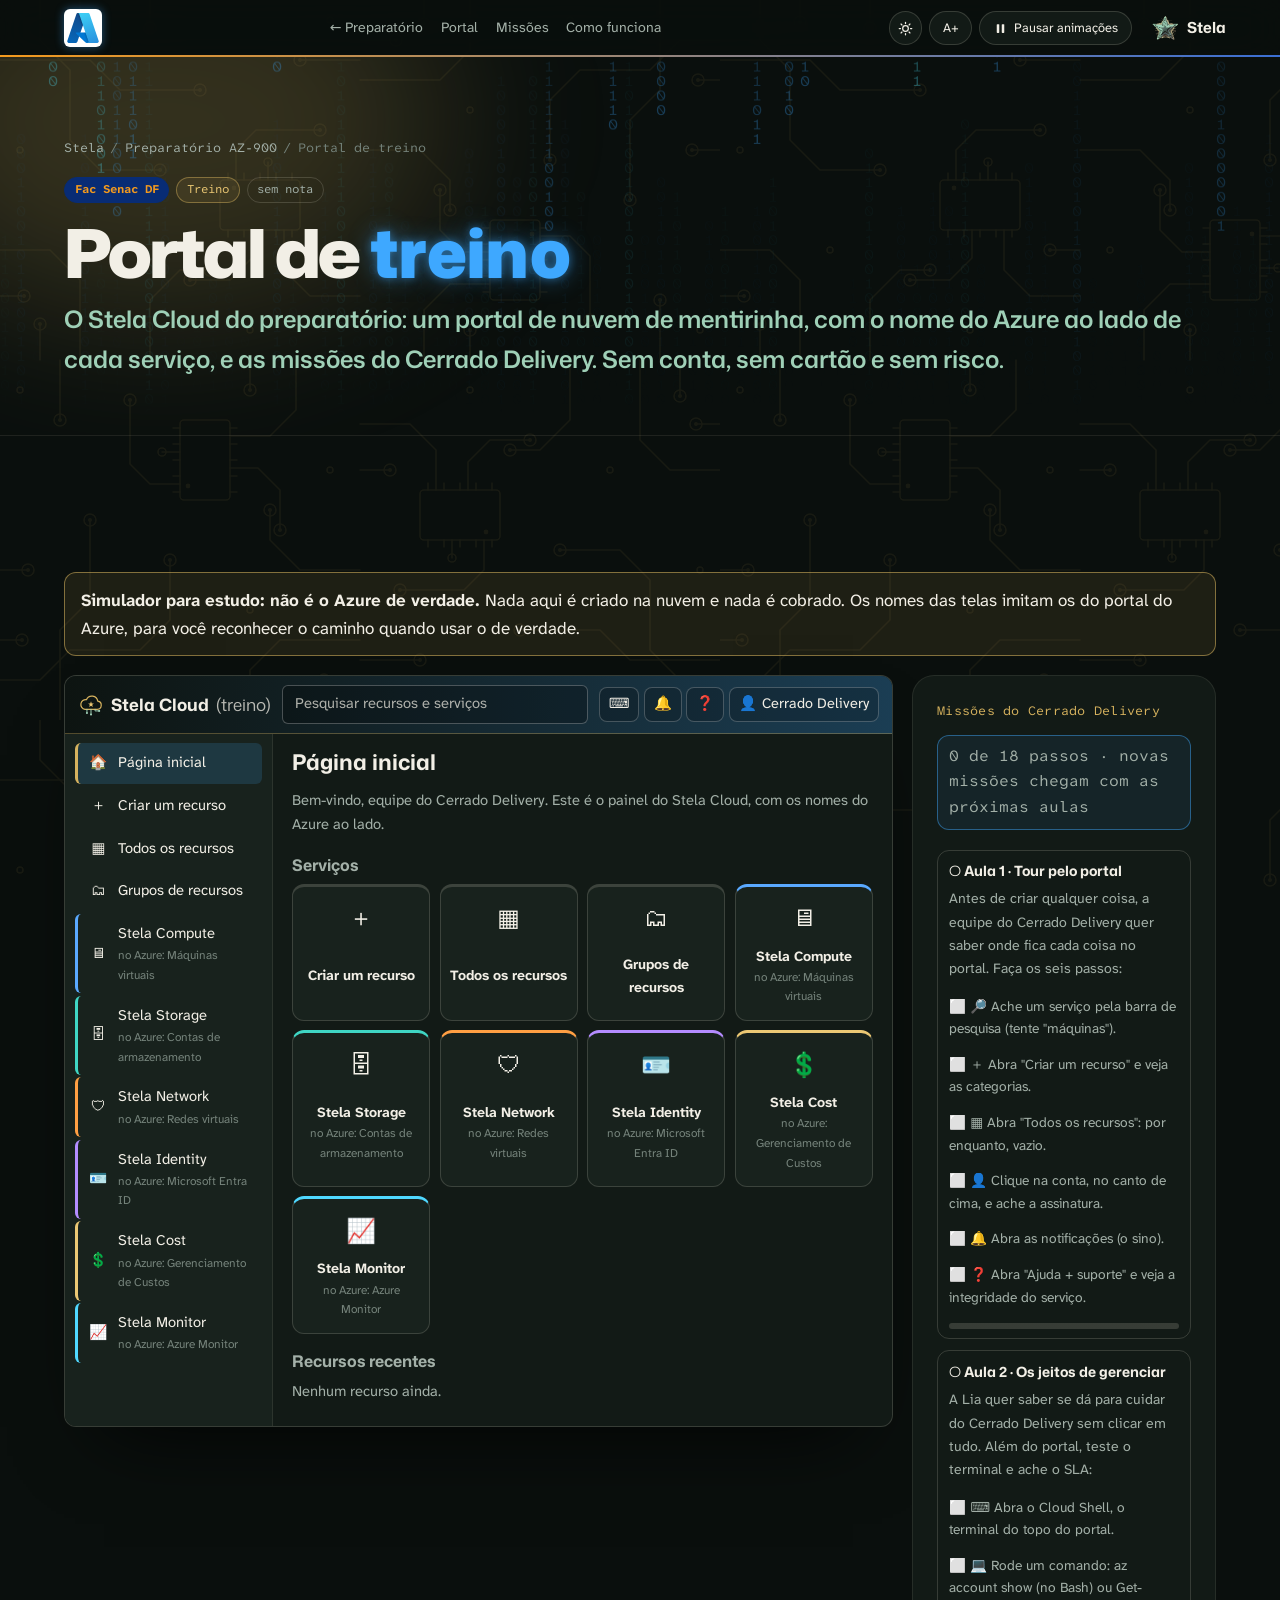
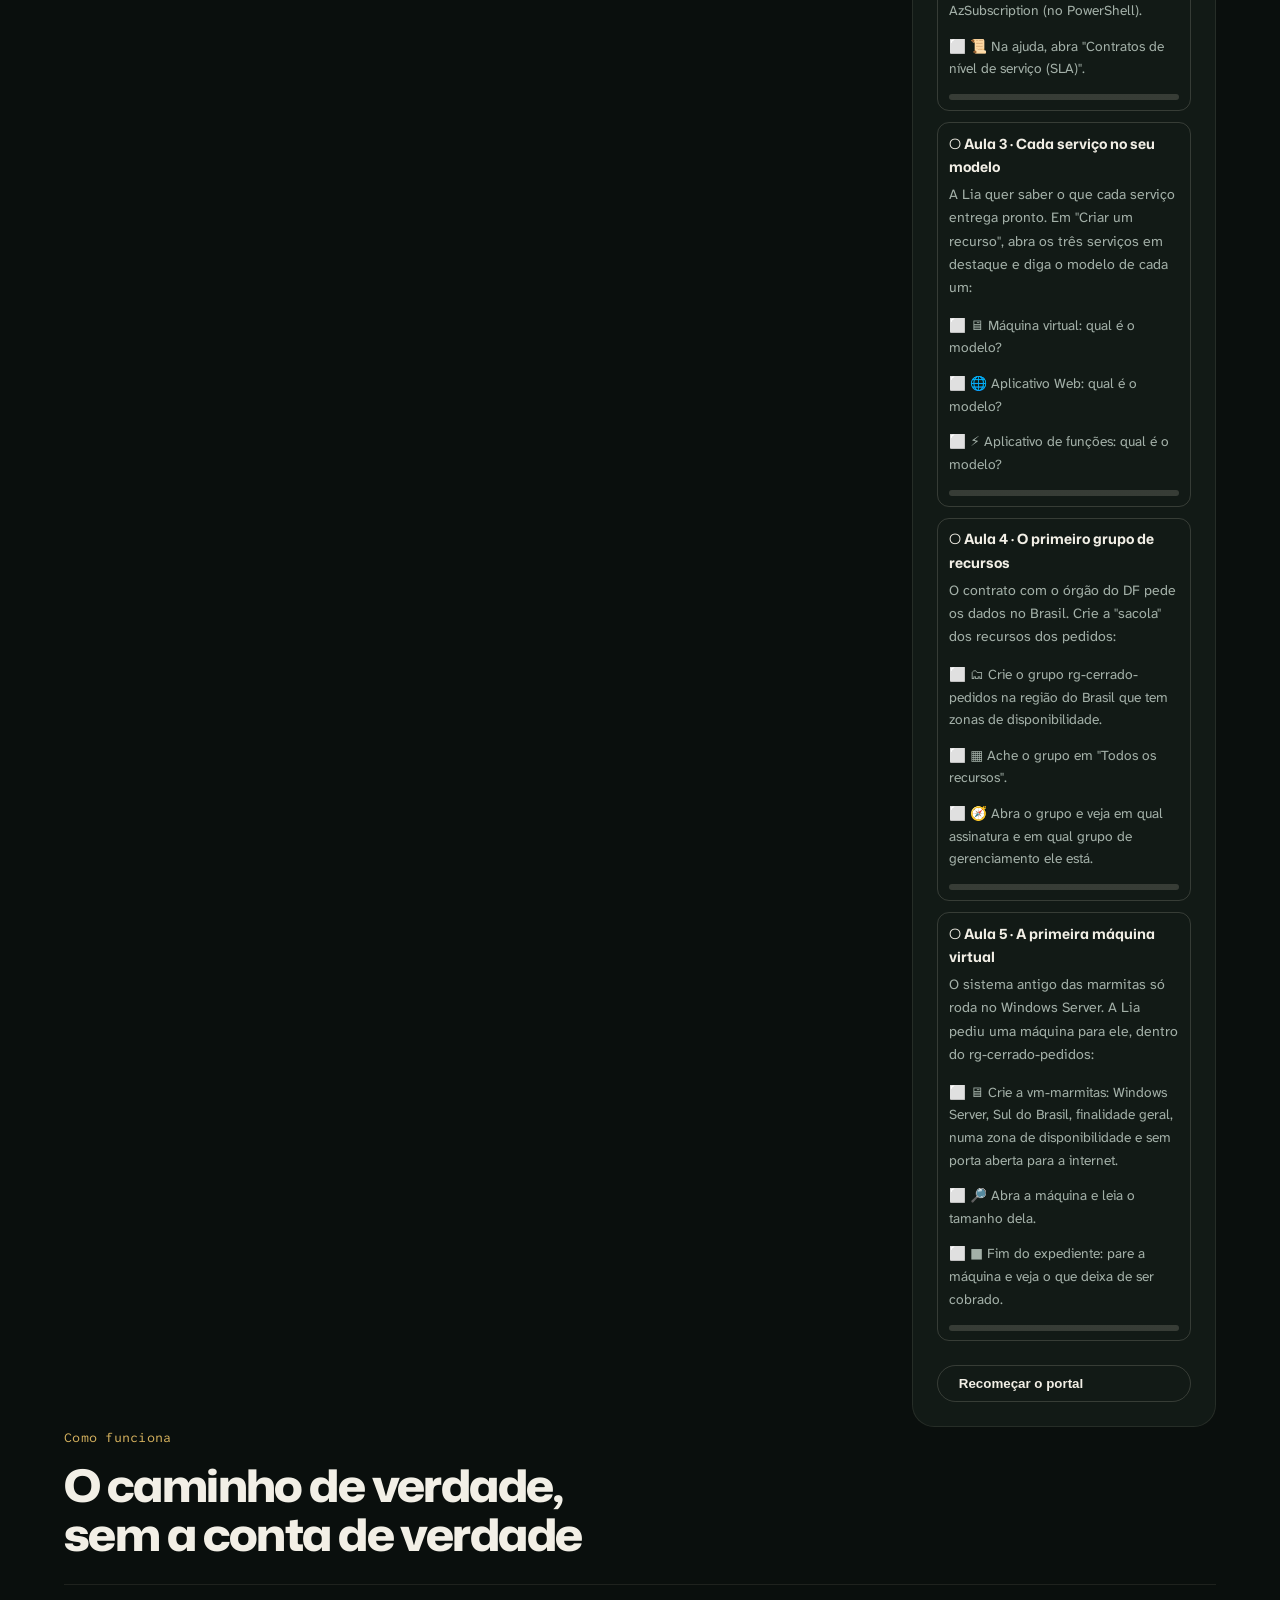
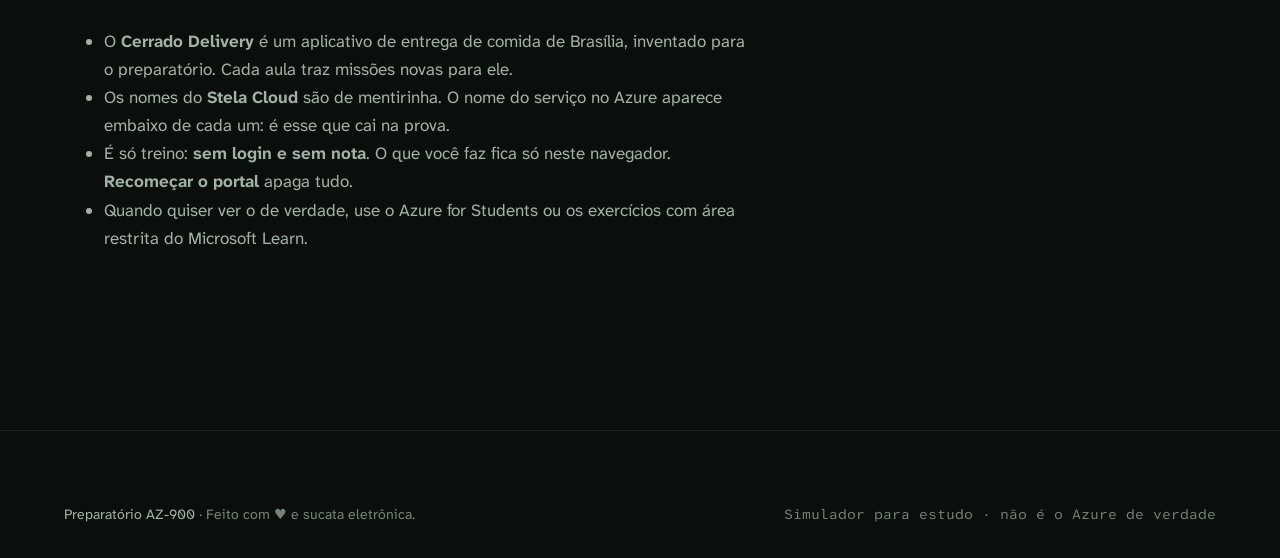
<file: portal/index.html>
<!doctype html>
<html lang="pt-BR">
<head>
  <meta charset="utf-8">
  <meta name="viewport" content="width=device-width, initial-scale=1, viewport-fit=cover">

  <title>Portal de treino · Preparatório AZ-900 · Stela</title>
  <meta name="description" content="Portal de treino do Preparatório AZ-900: um portal de nuvem simulado, com a cara do Stela Cloud e os nomes do Azure ao lado, com as missões do Cerrado Delivery. Sem conta, sem cartão, sem nota.">

  <link rel="icon" href="../assets/img/favicon.ico" sizes="any">
  <link rel="icon" type="image/png" href="../assets/img/favicon-32.png">
  <link rel="apple-touch-icon" href="../assets/img/apple-touch-icon.png">
  <script src="../assets/js/placa.js"></script>
  <link rel="preconnect" href="https://fonts.googleapis.com">
  <link rel="preconnect" href="https://fonts.gstatic.com" crossorigin>
  <link rel="stylesheet" href="https://fonts.googleapis.com/css2?family=Mona+Sans:wdth,wght@100..125,400..900&family=Atkinson+Hyperlegible+Next:ital,wght@0,400;0,700;1,400&family=Atkinson+Hyperlegible+Mono:wght@400;500&display=swap">
  <link rel="stylesheet" href="../assets/css/estilo.css">
  <link rel="stylesheet" href="../assets/css/disciplina.css">
  <link rel="stylesheet" href="../assets/css/aula.css">
  <link rel="stylesheet" href="../assets/css/neon.css?v=3">
  <link rel="stylesheet" href="../css/aula-az.css?v=1">
  <link rel="stylesheet" href="portal.css?v=1">
  <link rel="stylesheet" href="treino.css?v=4">
</head>
<body>

  <!-- ===================== BARRA DO TOPO (igual em todos os sites) ===================== -->
  <header class="barra">
    <div class="envolve">
      <div class="marcas">
        <a class="marca-disc marca-logo" href="../" title="Página inicial do preparatório"><img src="../assets/img/tec/azure.svg" alt="Preparatório AZ-900: página inicial" width="32" height="32"></a>
      </div>
      <button type="button" class="btn-menu" id="btn-menu" aria-expanded="false" aria-controls="menu">Menu</button>
      <nav class="nav" id="menu" aria-label="Partes do portal de treino">
        <a href="../#videos">← Preparatório</a>
        <a href="#simulador">Portal</a>
        <a href="#missoes">Missões</a>
        <a href="#como-funciona">Como funciona</a>
      </nav>
      <div class="ajustes">
        <button type="button" id="btn-tema" aria-label="Mudar para o tema claro">
          <svg class="sol" viewBox="0 0 24 24" fill="none" stroke="currentColor" stroke-width="2" stroke-linecap="round" aria-hidden="true"><circle cx="12" cy="12" r="4.5"/><path d="M12 2v2M12 20v2M4.9 4.9l1.4 1.4M17.7 17.7l1.4 1.4M2 12h2M20 12h2M4.9 19.1l1.4-1.4M17.7 6.3l1.4-1.4"/></svg>
          <svg class="lua" viewBox="0 0 24 24" fill="none" stroke="currentColor" stroke-width="2" stroke-linejoin="round" aria-hidden="true"><path d="M20.5 14.5A8.5 8.5 0 0 1 9.5 3.5a8.5 8.5 0 1 0 11 11Z"/></svg>
        </button>
        <button type="button" id="btn-fonte" aria-label="Aumentar o tamanho do texto">A+</button>
        <button type="button" id="btn-movimento" aria-pressed="false">
          <svg class="pausar" viewBox="0 0 24 24" fill="currentColor" aria-hidden="true"><rect x="6" y="5" width="4" height="14" rx="1"/><rect x="14" y="5" width="4" height="14" rx="1"/></svg>
          <svg class="tocar" viewBox="0 0 24 24" fill="currentColor" aria-hidden="true"><path d="M8 5.5v13a1 1 0 0 0 1.5.86l10.5-6.5a1 1 0 0 0 0-1.72L9.5 4.64A1 1 0 0 0 8 5.5Z"/></svg>
          <span class="rotulo">Pausar animações</span>
        </button>
        <a class="marca" href="/" title="Portal da Stela">
          <img src="../assets/img/estrela.webp" alt="" width="26" height="24">
          <span class="marca-texto">Stela</span>
        </a>
      </div>
    </div>
  </header>

  <main id="inicio">

    <!-- ===================== CABEÇALHO ===================== -->
    <section class="aula-cab">
      <canvas class="chuva-matrix" aria-hidden="true"></canvas>
      <div class="envolve">
        <p class="trilha-migalhas">
          <a href="/">Stela</a> <span aria-hidden="true">/</span>
          <a href="../">Preparatório AZ-900</a> <span aria-hidden="true">/</span>
          <span>Portal de treino</span>
        </p>
        <div class="aula-etiquetas">
          <span class="etiqueta senac">Fac Senac DF</span>
          <span class="etiqueta ouro">Treino</span>
          <span class="etiqueta">sem nota</span>
        </div>
        <h1>Portal de <span class="neon">treino</span></h1>
        <p class="subtitulo">O Stela Cloud do preparatório: um portal de nuvem de mentirinha, com o nome do Azure ao lado de cada serviço, e as missões do Cerrado Delivery. Sem conta, sem cartão e sem risco.</p>
      </div>
    </section>

    <div class="bloco">
      <div class="envolve">

        <!-- aviso fixo: isto é um simulador -->
        <p class="sim-aviso" role="note">
          <strong>Simulador para estudo: não é o Azure de verdade.</strong>
          Nada aqui é criado na nuvem e nada é cobrado. Os nomes das telas imitam os do portal do Azure, para você reconhecer o caminho quando usar o de verdade.
        </p>

        <div class="sim-grade">

          <!-- ===================== O PORTAL SIMULADO ===================== -->
          <section class="sim-portal treino" id="simulador" aria-label="Portal de nuvem simulado">
            <div class="sim-topo">
              <button type="button" class="sim-hamburguer" aria-expanded="false" aria-controls="sim-menu" aria-label="Abrir o menu do portal">☰</button>
              <span class="sim-marca"><img src="../assets/img/stela-cloud.svg" alt="" width="26" height="26"> Stela Cloud <em>(treino)</em></span>
              <label class="sim-busca">
                <span class="visualmente-oculto">Pesquisar recursos e serviços</span>
                <input type="search" id="sim-busca" placeholder="Pesquisar recursos e serviços" autocomplete="off">
              </label>
              <div class="sim-icones">
                <button type="button" data-painel-topo="shell" aria-expanded="false" aria-controls="sim-painel-topo" aria-label="Cloud Shell (terminal)">⌨️</button>
                <button type="button" data-painel-topo="sino" aria-expanded="false" aria-controls="sim-painel-topo" aria-label="Notificações">🔔</button>
                <button type="button" data-painel-topo="ajuda" aria-expanded="false" aria-controls="sim-painel-topo" aria-label="Ajuda + suporte">❓</button>
                <button type="button" class="sim-conta" data-painel-topo="conta" aria-expanded="false" aria-controls="sim-painel-topo"><span aria-hidden="true">👤</span><span class="sim-conta-texto">Cerrado Delivery</span><span class="visualmente-oculto"> (conta e assinatura)</span></button>
              </div>
            </div>
            <div class="sim-painel-topo" id="sim-painel-topo" role="region" aria-label="Painel do topo" hidden></div>
            <div class="sim-corpo">
              <nav class="sim-menu" id="sim-menu" aria-label="Menu do portal"></nav>
              <div class="sim-tela" id="sim-tela" tabindex="-1" aria-live="polite"></div>
            </div>
            <div class="sim-notificacao" id="sim-notificacao" role="status" aria-live="polite" hidden></div>
          </section>

          <!-- ===================== AS MISSÕES ===================== -->
          <aside class="sim-missoes cartao" id="missoes" aria-label="Missões do Cerrado Delivery">
            <span class="olho">Missões do Cerrado Delivery</span>
            <p class="sim-placar" id="sim-placar" aria-live="polite"></p>
            <ol class="sim-lista-missoes" id="sim-lista-missoes"></ol>
            <div class="sim-dica" id="sim-dica" aria-live="polite" hidden></div>
            <button type="button" class="botao contorno sim-recomecar" id="sim-recomecar">Recomeçar o portal</button>
          </aside>
        </div>

        <!-- ===================== COMO FUNCIONA ===================== -->
        <section class="parte" id="como-funciona">
          <div class="cab">
            <span class="olho">Como funciona</span>
            <h2>O caminho de verdade, sem a conta de verdade</h2>
          </div>
          <div class="conceito" style="grid-template-columns:1fr">
            <div class="texto">
              <ul>
                <li>O <strong>Cerrado Delivery</strong> é um aplicativo de entrega de comida de Brasília, inventado para o preparatório. Cada aula traz missões novas para ele.</li>
                <li>Os nomes do <strong>Stela Cloud</strong> são de mentirinha. O nome do serviço no Azure aparece embaixo de cada um: é esse que cai na prova.</li>
                <li>É só treino: <strong>sem login e sem nota</strong>. O que você faz fica só neste navegador. <strong>Recomeçar o portal</strong> apaga tudo.</li>
                <li>Quando quiser ver o de verdade, use o Azure for Students ou os exercícios com área restrita do Microsoft Learn.</li>
              </ul>
            </div>
          </div>
        </section>

      </div>
    </div>

  </main>

  <footer class="rodape">
    <div class="envolve">
      <div class="rodape-fim" style="margin-top:0; padding-top:0; border-top:0">
        <span><a href="../">Preparatório AZ-900</a> · Feito com ♥ e sucata eletrônica.</span>
        <span>Simulador para estudo · não é o Azure de verdade</span>
      </div>
    </div>
  </footer>

  <script src="../assets/js/matrix.js?v=2"></script>
  <script src="treino.js?v=5"></script>
</body>
</html>
</file>
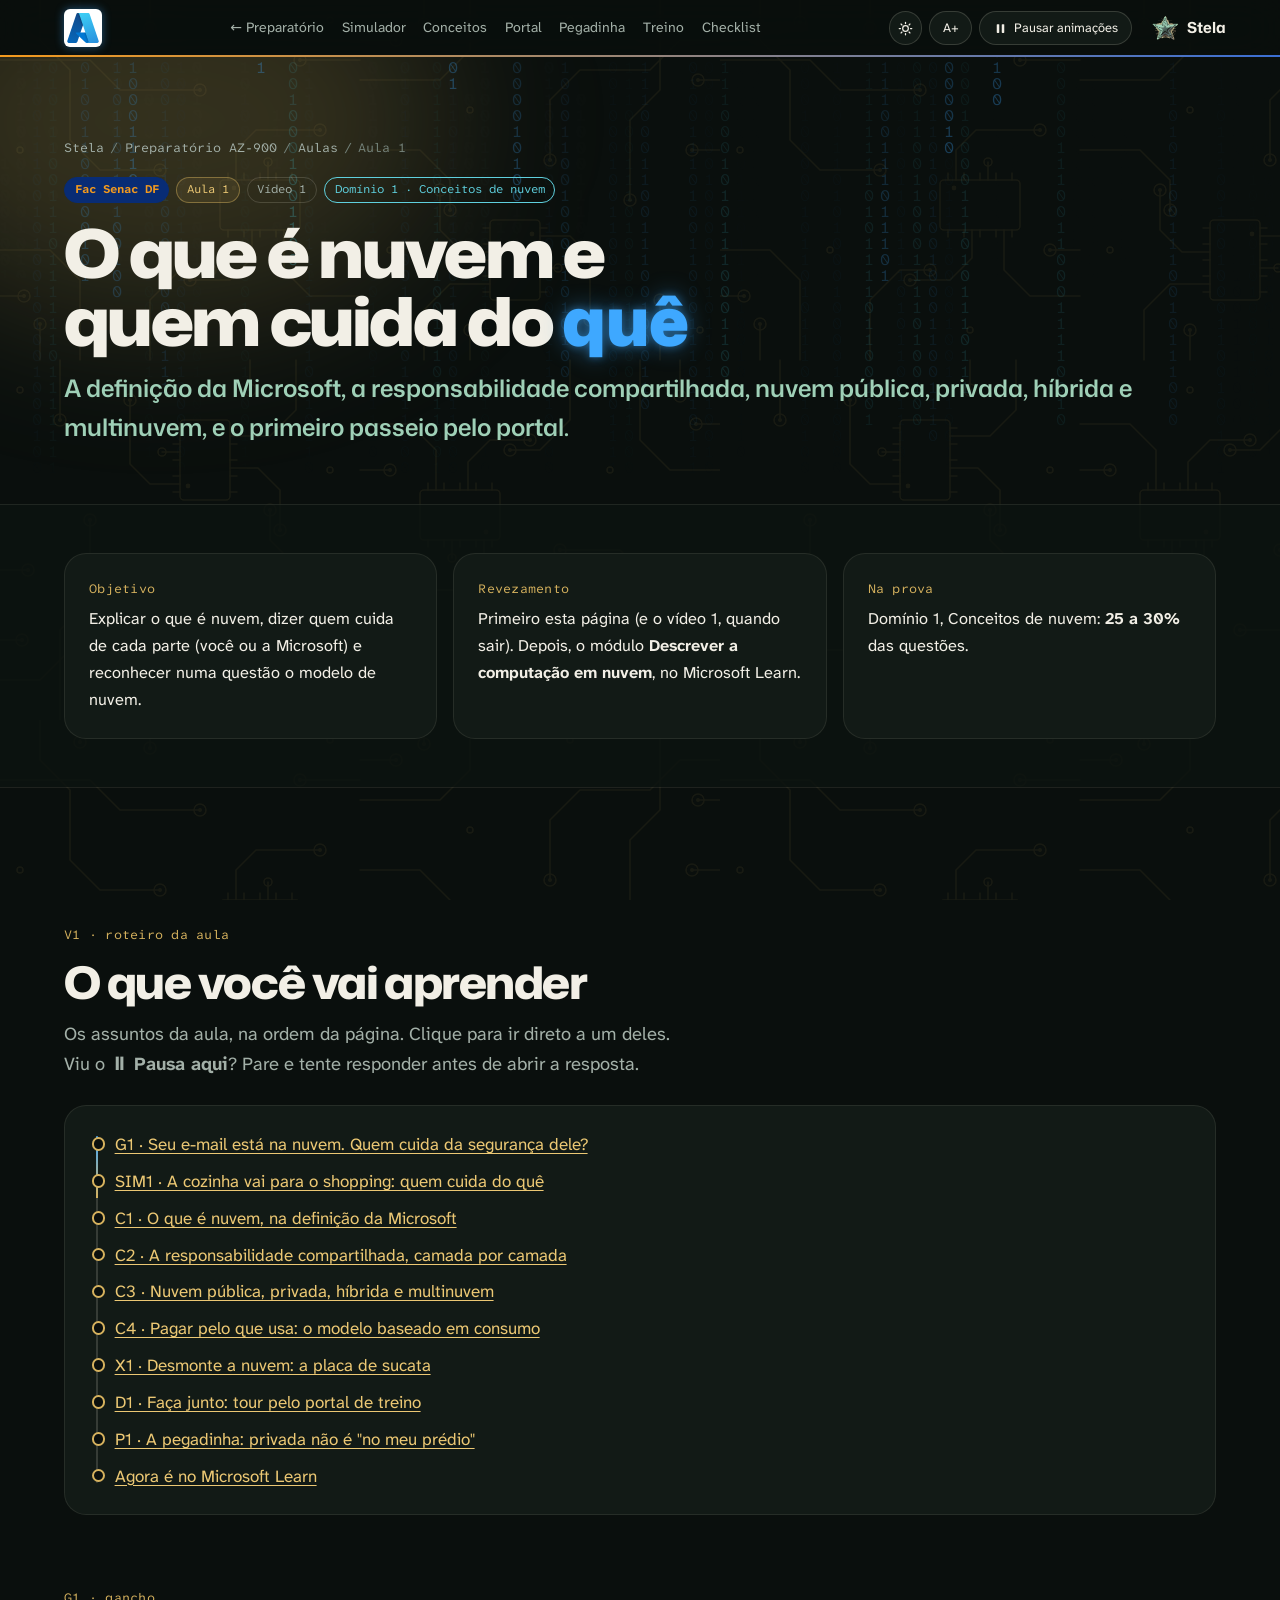
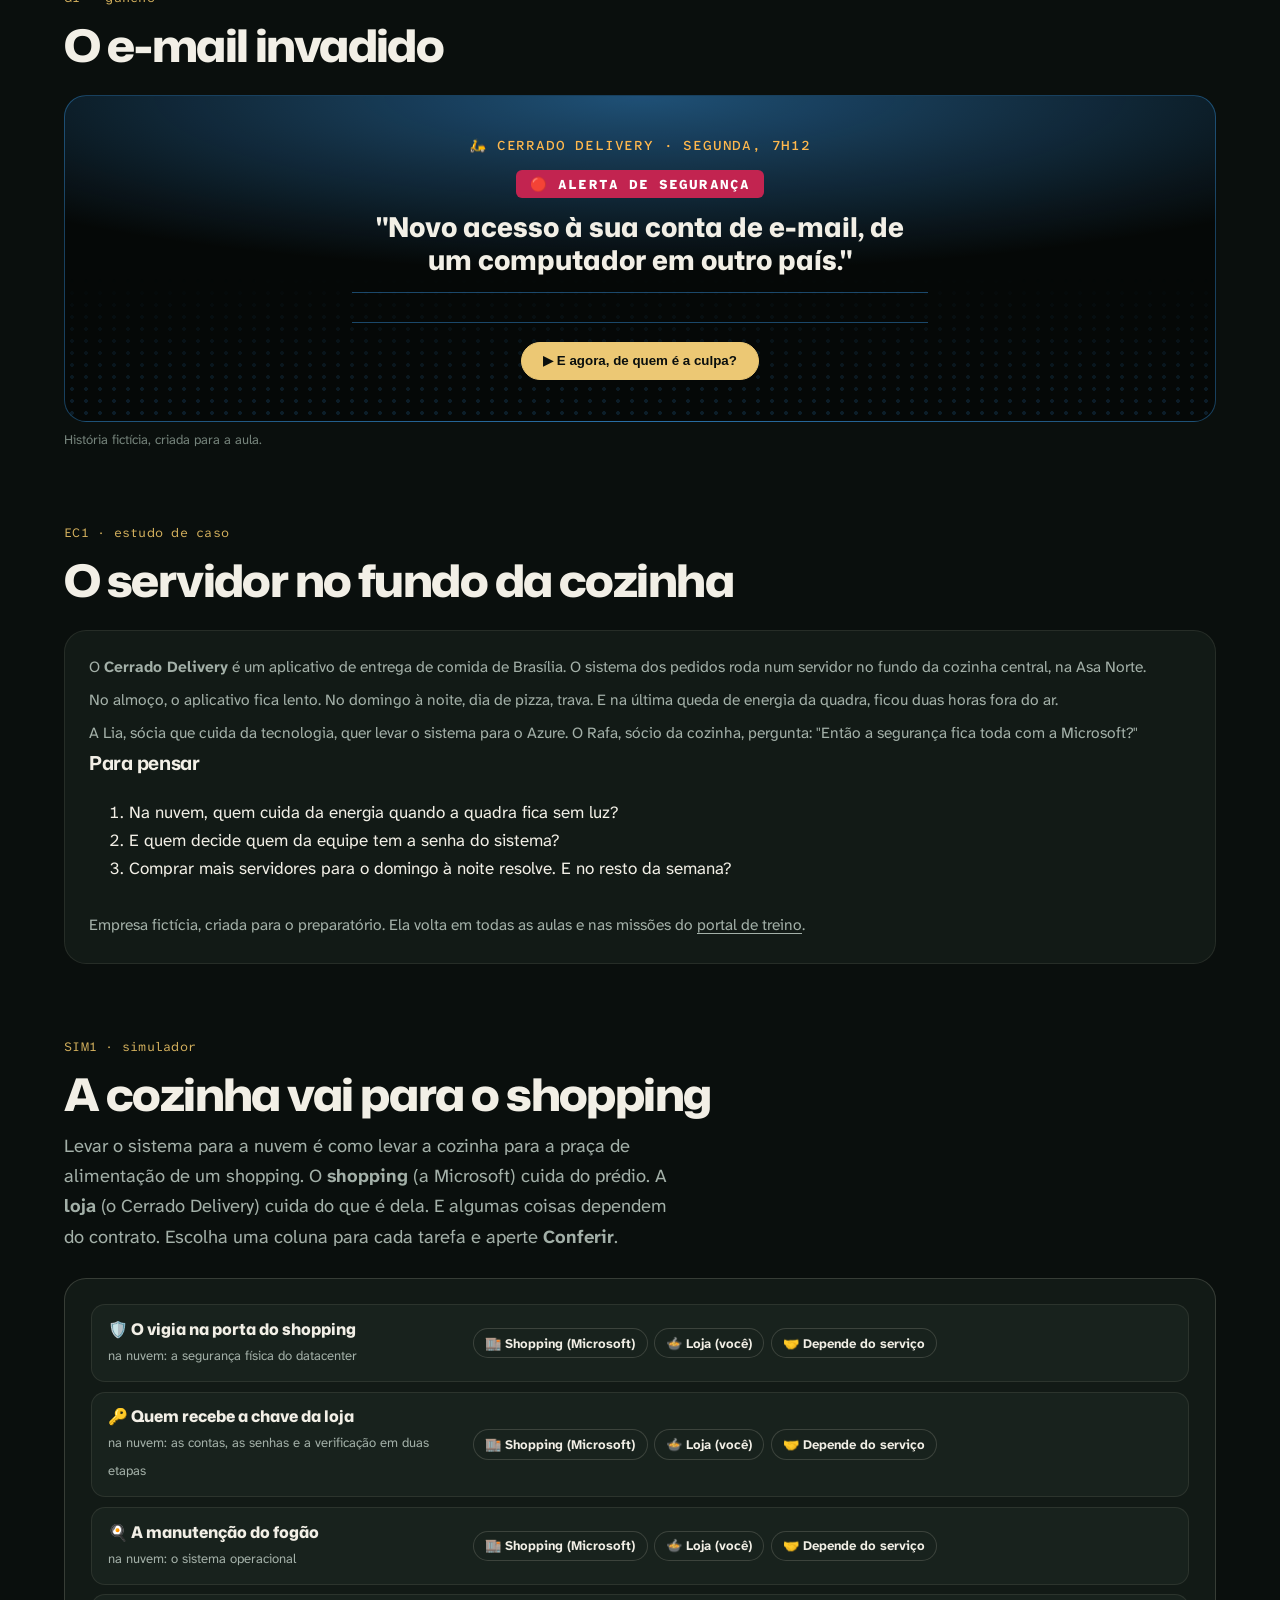
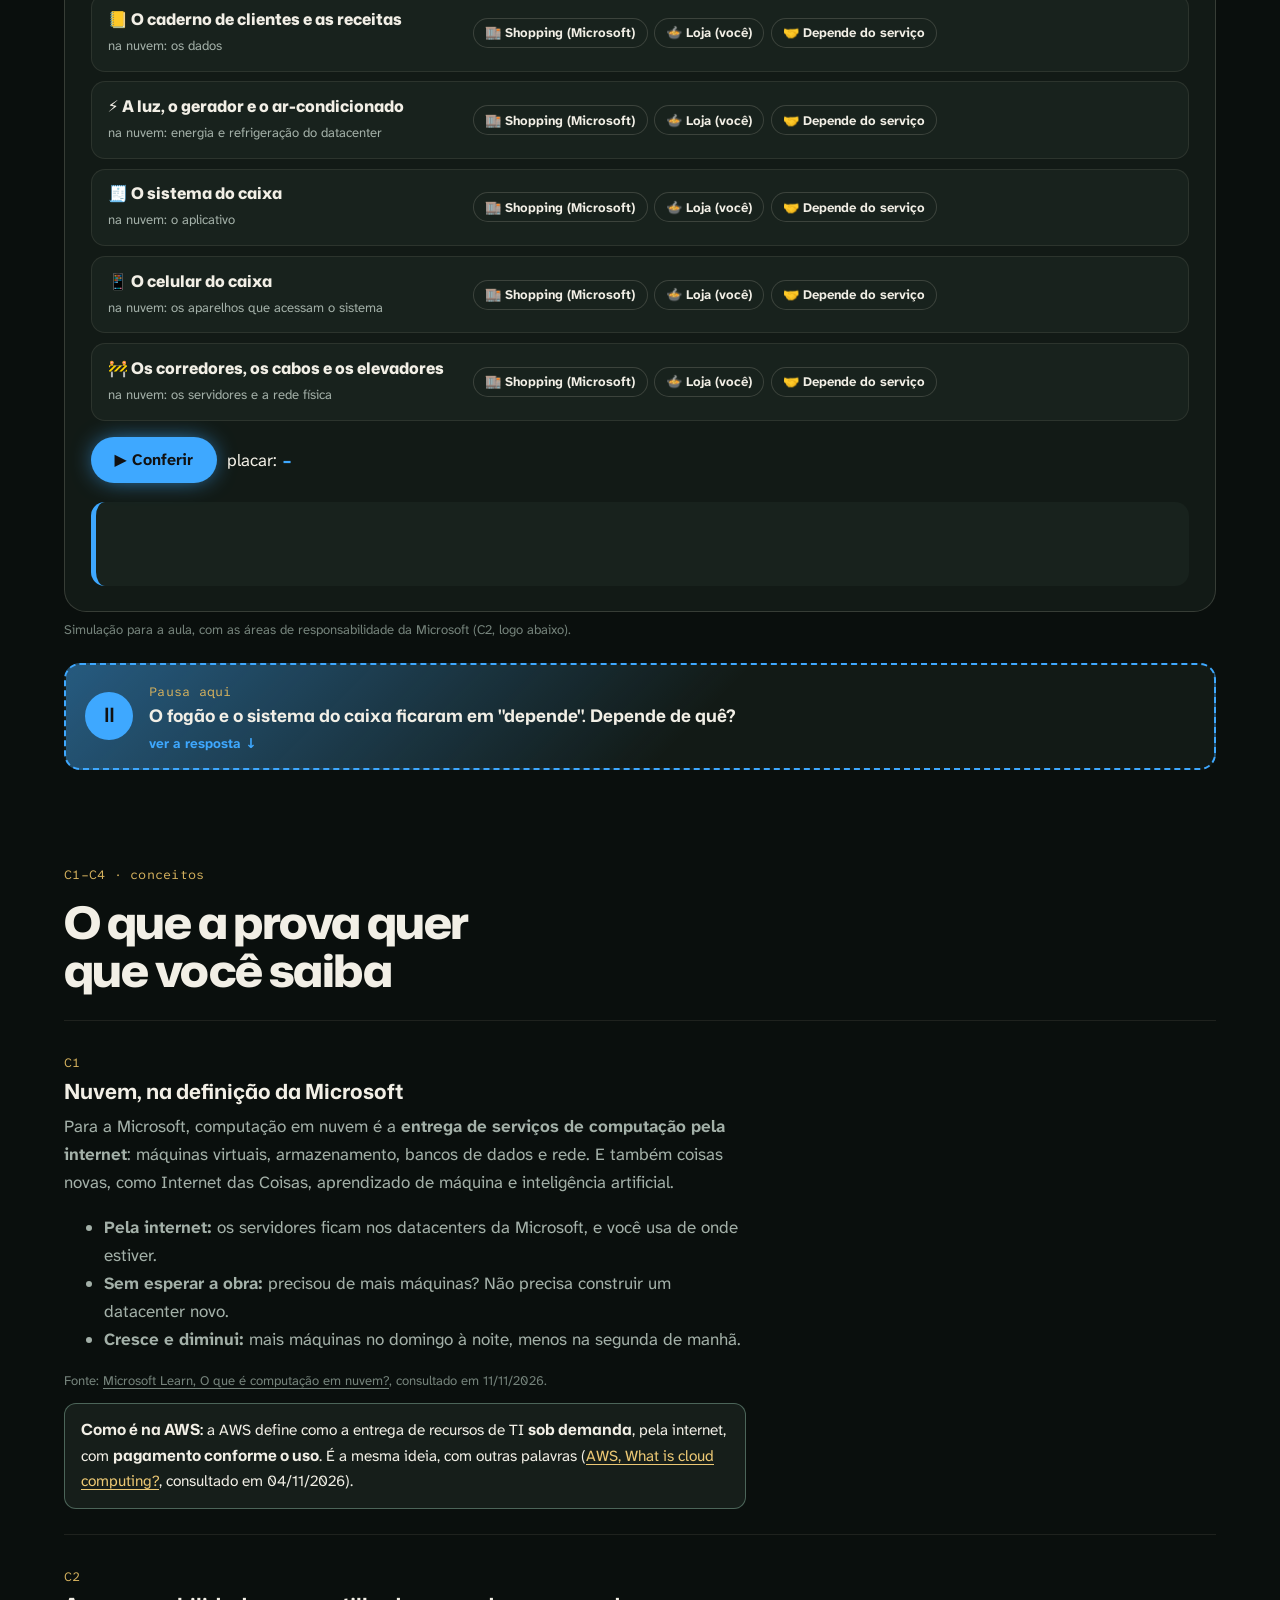
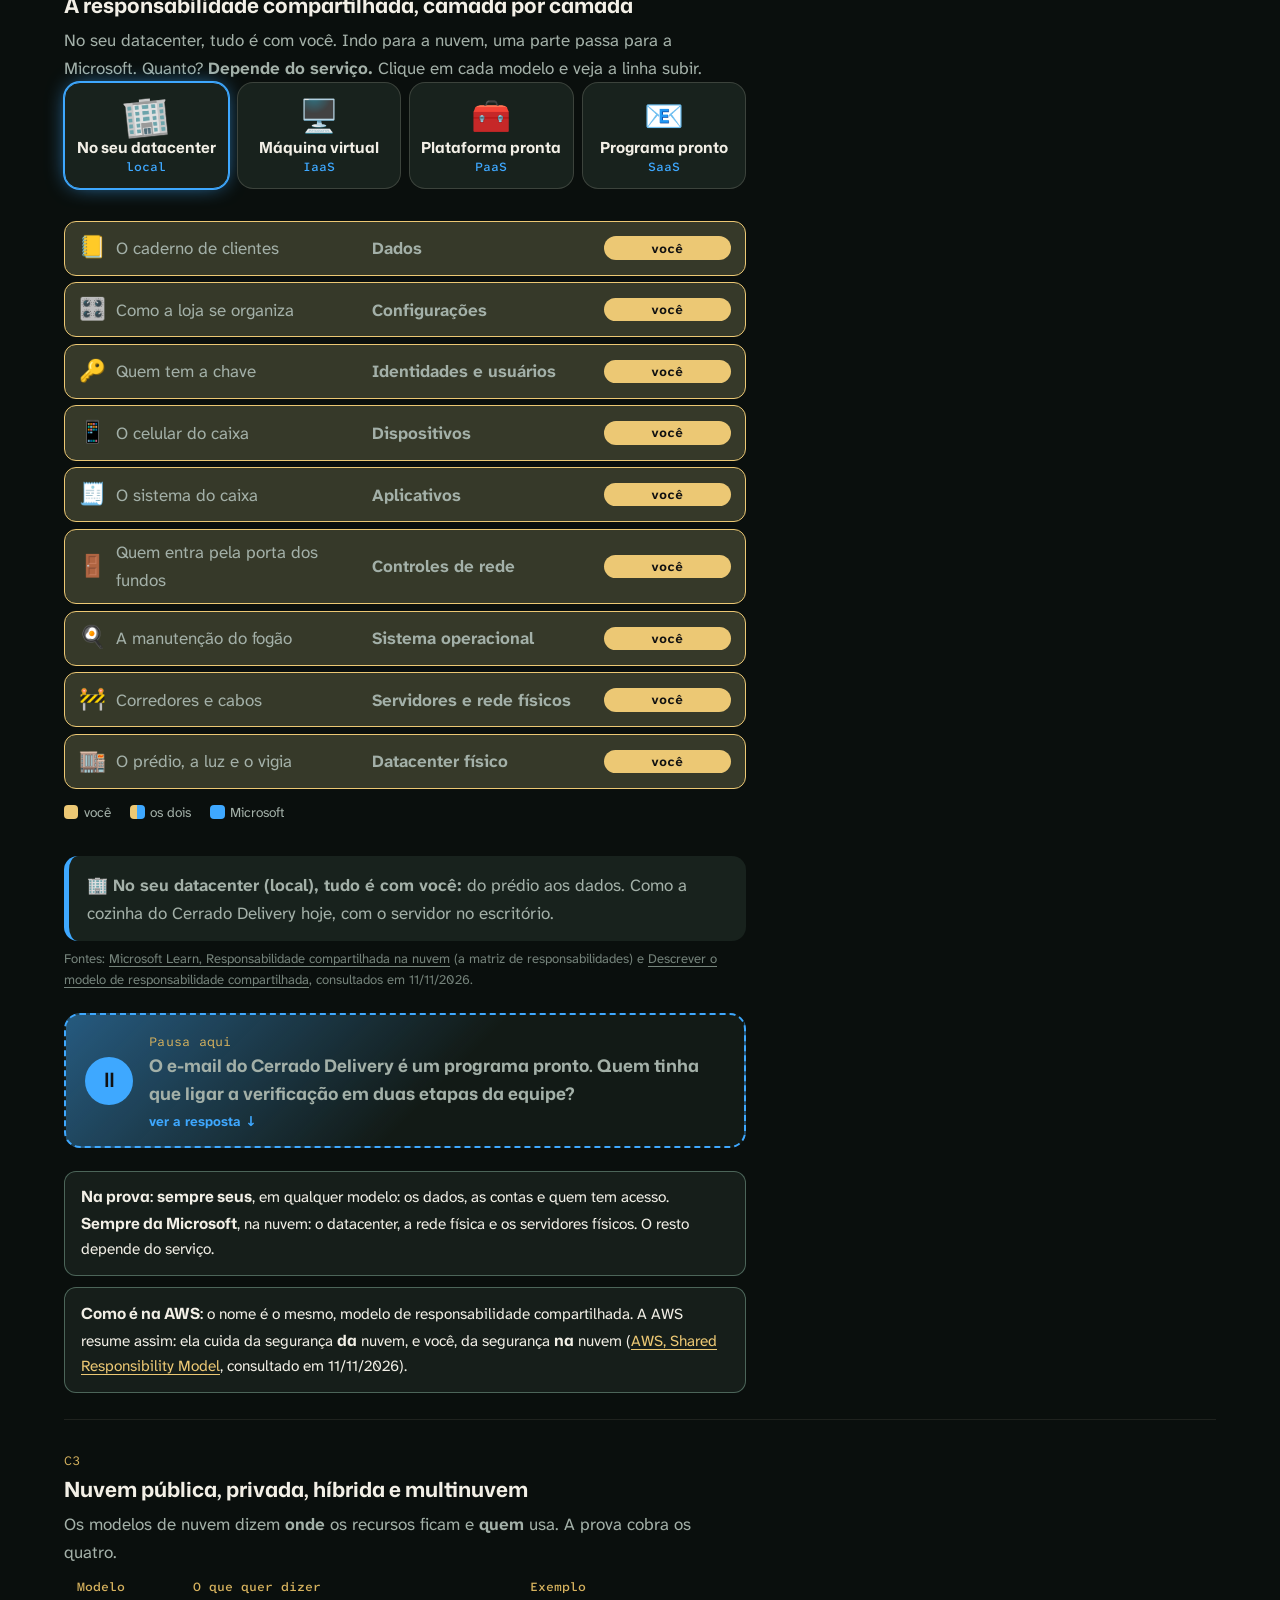
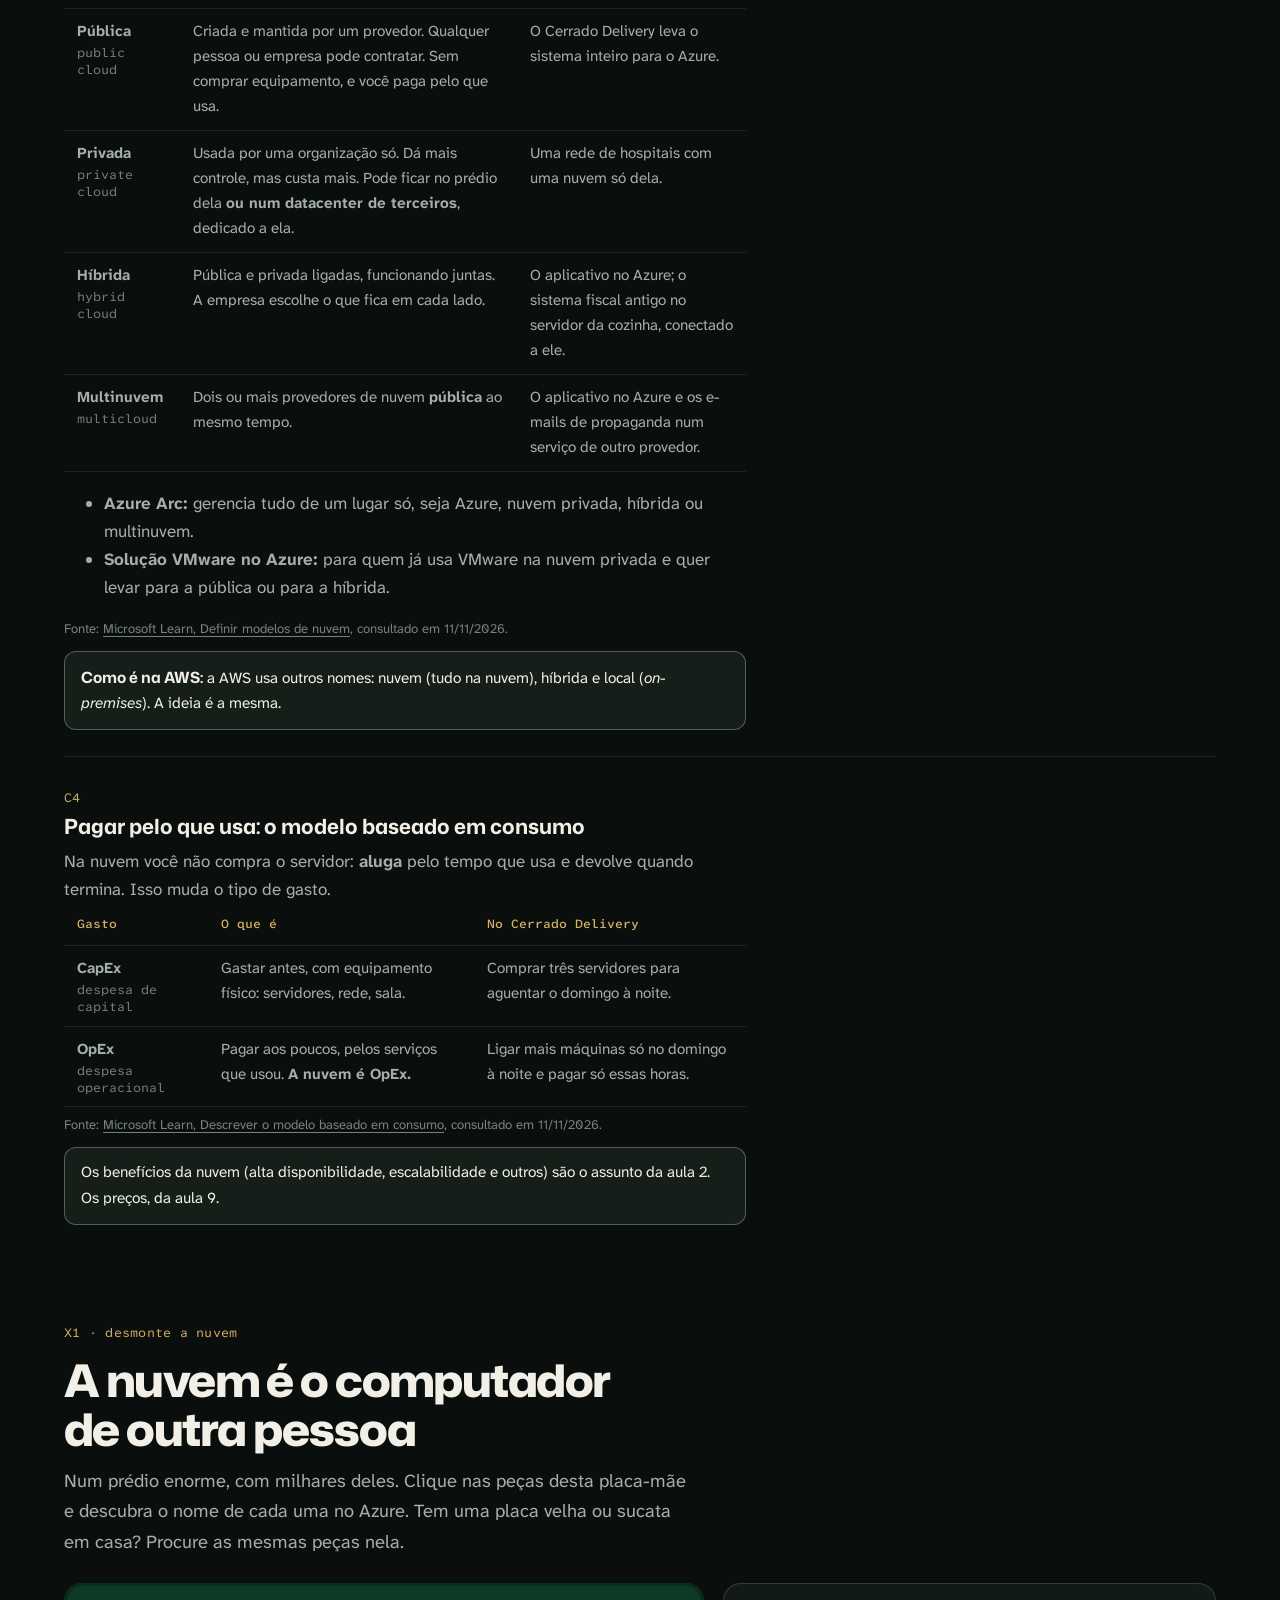
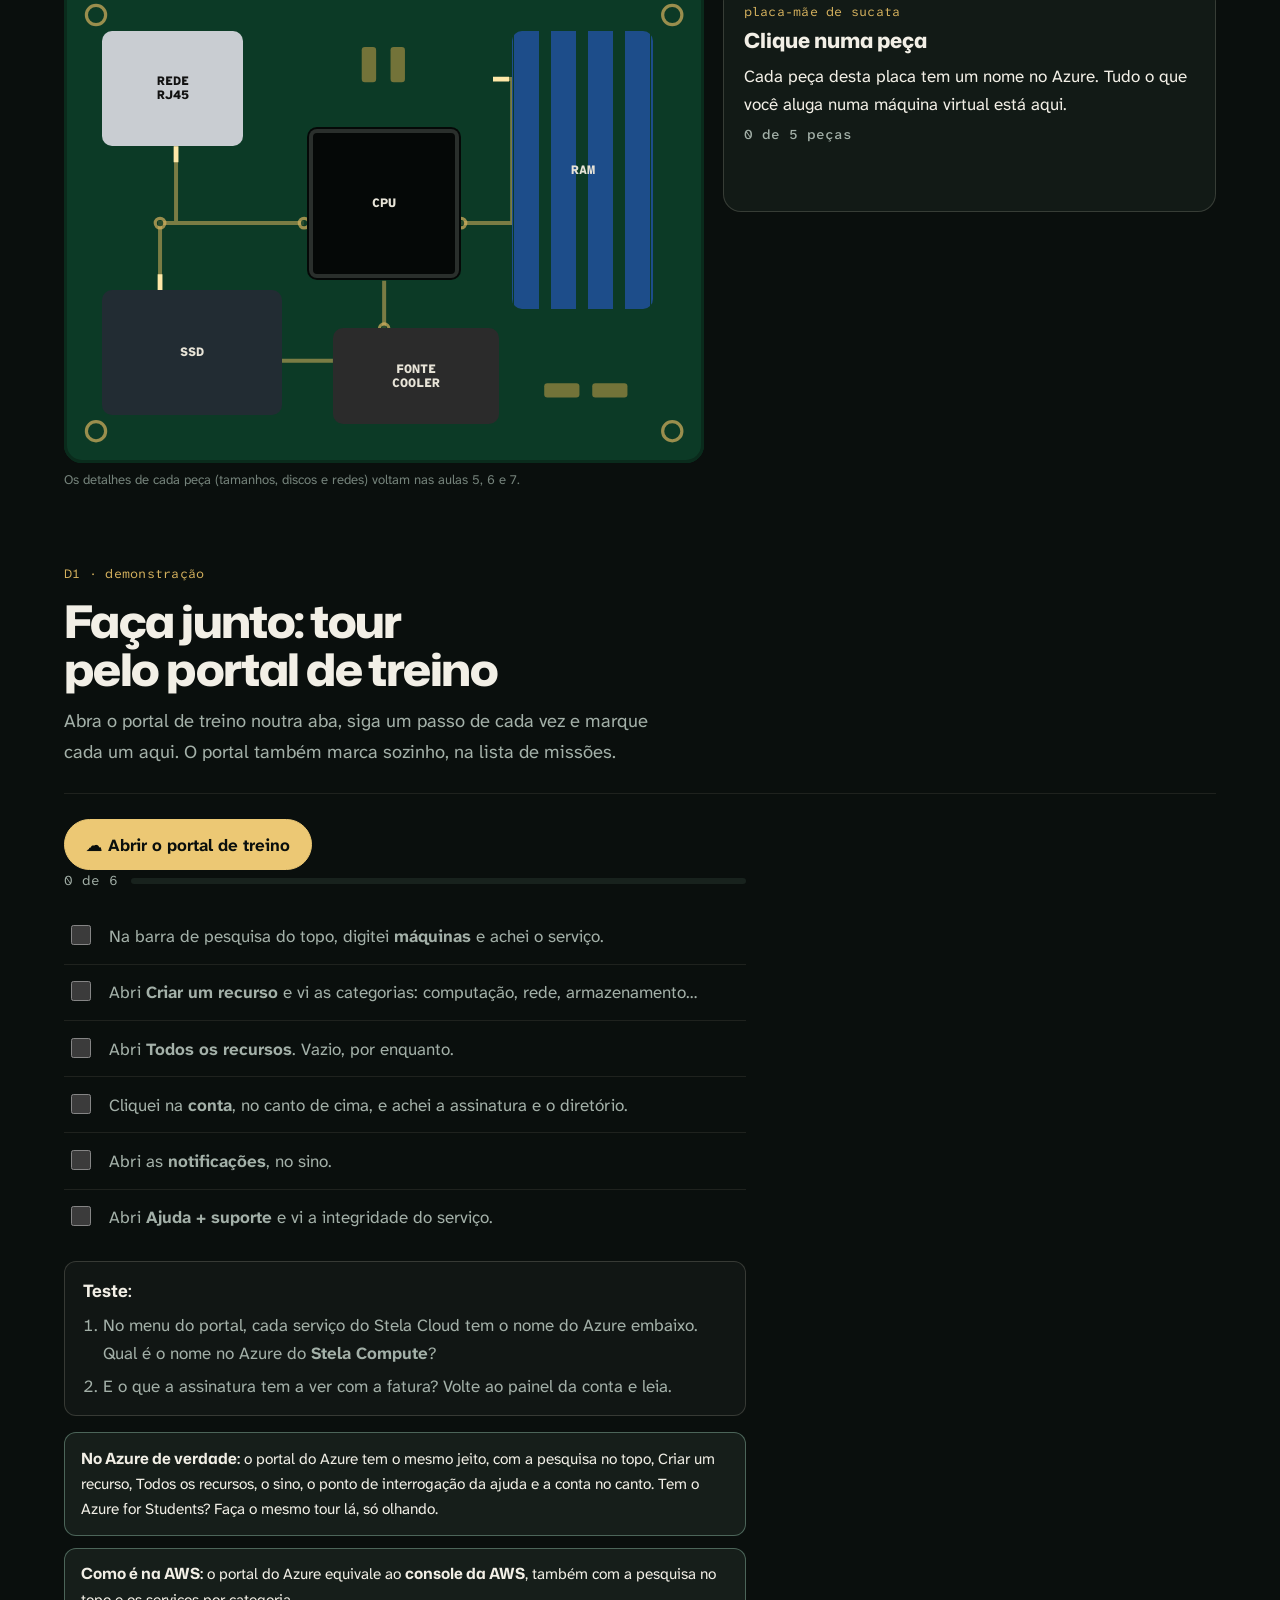
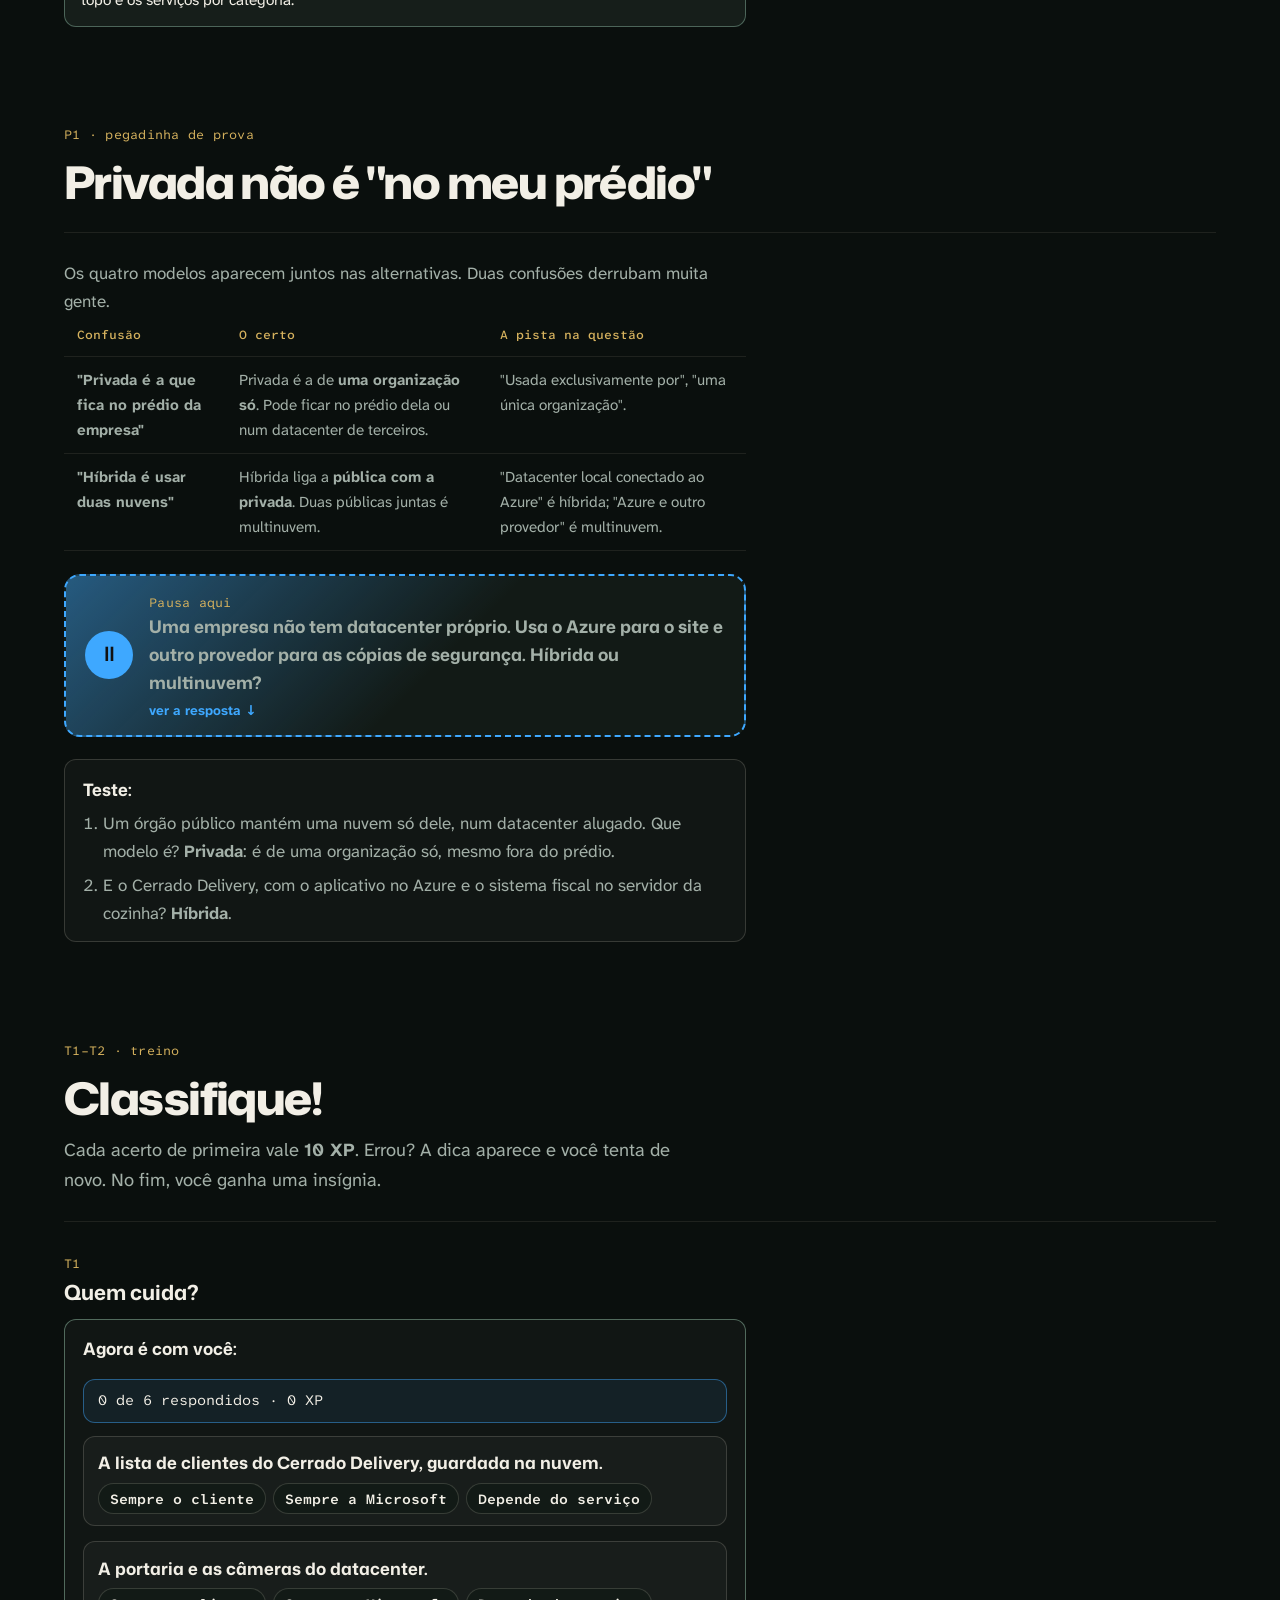
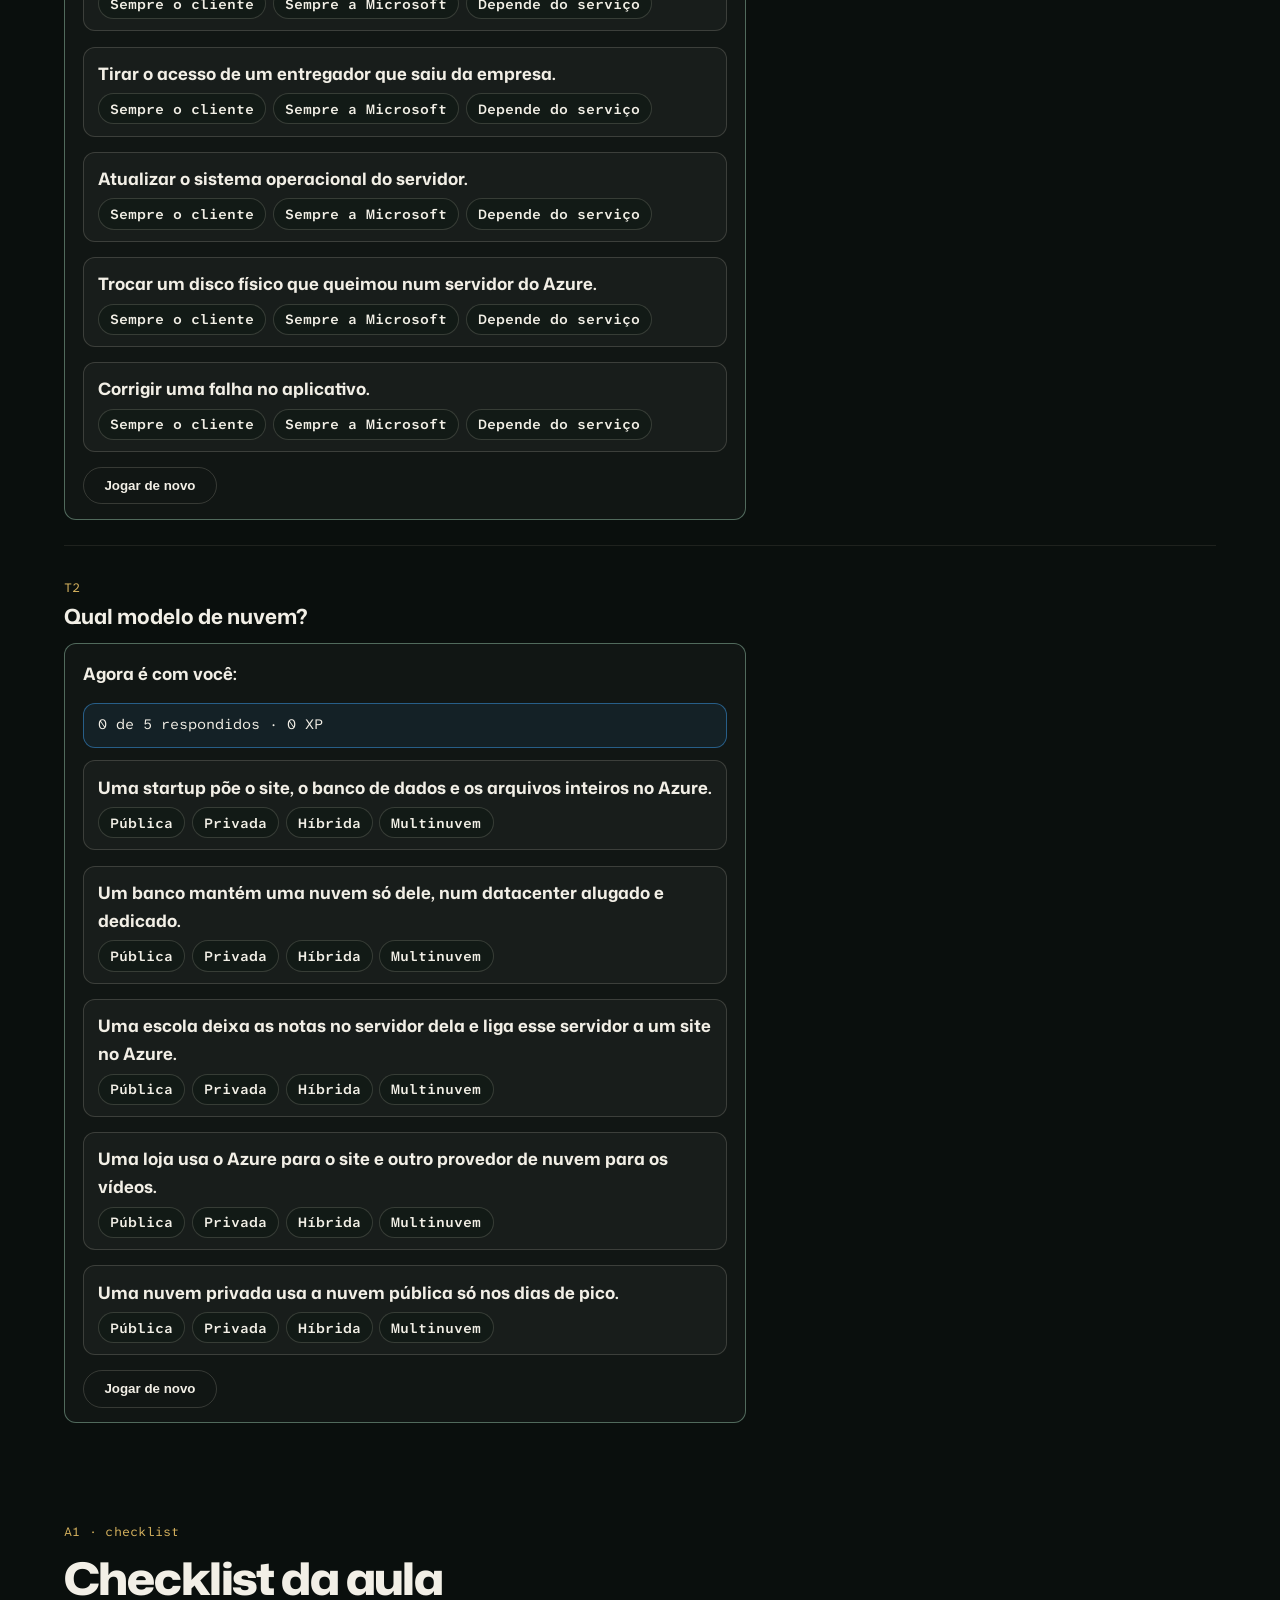
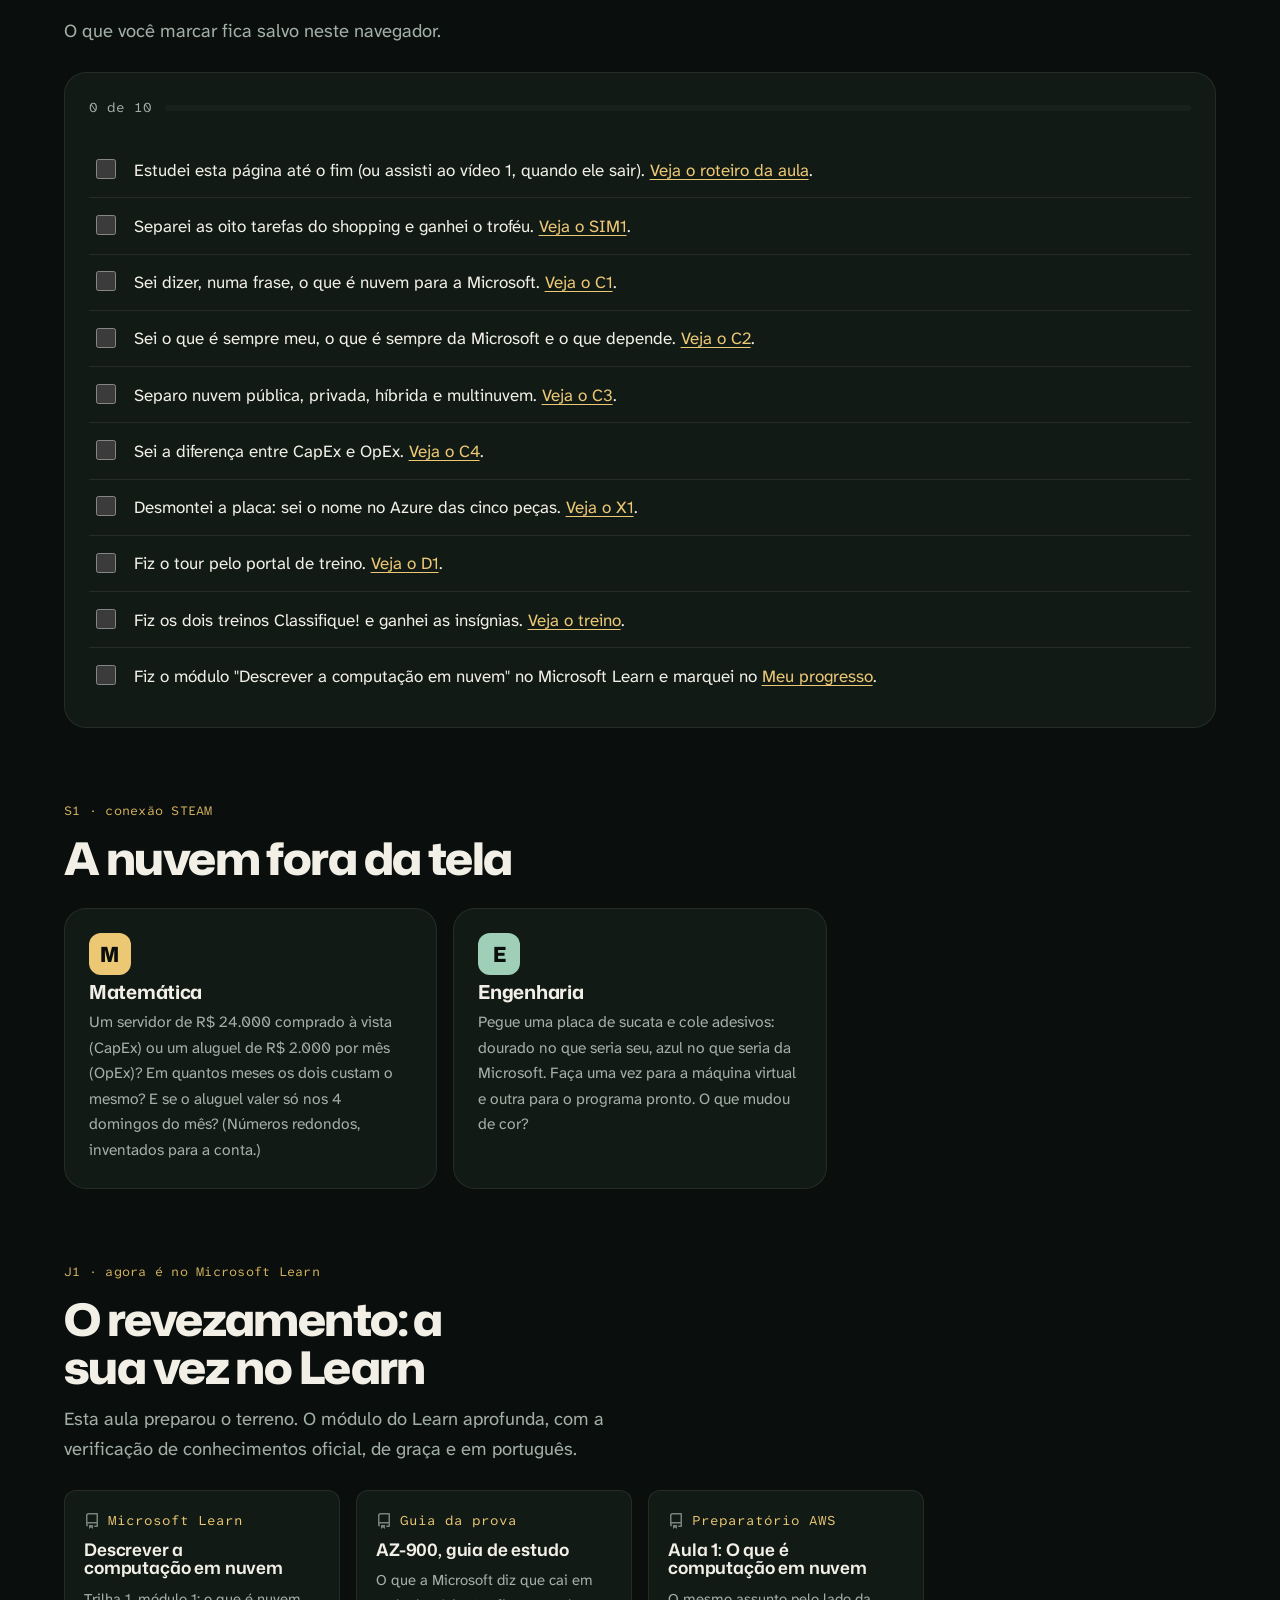
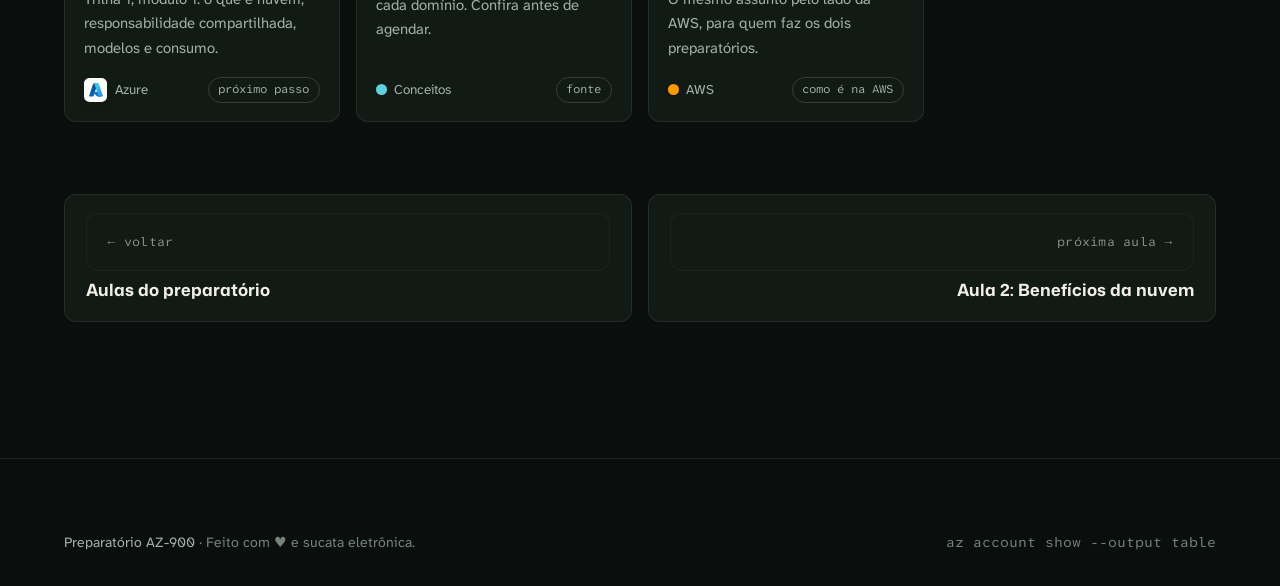
<file: aulas/aula-01.html>
<!doctype html>
<html lang="pt-BR">
<head>
  <meta charset="utf-8">
  <meta name="viewport" content="width=device-width, initial-scale=1, viewport-fit=cover">

  <!-- EDITE AQUI: número e tema da aula -->
  <title>Aula 1: O que é nuvem e quem cuida do quê · Preparatório AZ-900 · Stela</title>
  <meta name="description" content="Aula 1 do Preparatório AZ-900: o e-mail invadido, o shopping da responsabilidade compartilhada, o que é computação em nuvem, as camadas de quem cuida do quê, nuvem pública, privada, híbrida e multinuvem, o modelo baseado em consumo e o tour pelo portal de treino.">

  <link rel="icon" href="../assets/img/favicon.ico" sizes="any">
  <link rel="icon" type="image/png" href="../assets/img/favicon-32.png">
  <link rel="apple-touch-icon" href="../assets/img/apple-touch-icon.png">
  <script src="../assets/js/placa.js"></script>
  <link rel="preconnect" href="https://fonts.googleapis.com">
  <link rel="preconnect" href="https://fonts.gstatic.com" crossorigin>
  <link rel="stylesheet" href="https://fonts.googleapis.com/css2?family=Mona+Sans:wdth,wght@100..125,400..900&family=Atkinson+Hyperlegible+Next:ital,wght@0,400;0,700;1,400&family=Atkinson+Hyperlegible+Mono:wght@400;500&display=swap">
  <link rel="stylesheet" href="../assets/css/estilo.css">
  <link rel="stylesheet" href="../assets/css/disciplina.css">
  <link rel="stylesheet" href="../assets/css/aula.css">
  <link rel="stylesheet" href="../assets/css/neon.css?v=3">
  <link rel="stylesheet" href="../css/interativos.css?v=1">
  <link rel="stylesheet" href="../css/aula-az.css?v=1">
  <link rel="stylesheet" href="../css/vivo.css?v=5">
</head>
<body>

  <!-- ===================== BARRA DO TOPO (igual em todos os sites) ===================== -->
  <header class="barra">
    <div class="envolve">
      <div class="marcas">
        <a class="marca-disc marca-logo" href="../" title="Página inicial do preparatório"><img src="../assets/img/tec/azure.svg" alt="Preparatório AZ-900: página inicial" width="32" height="32"></a>
      </div>
      <button type="button" class="btn-menu" id="btn-menu" aria-expanded="false" aria-controls="menu">Menu</button>
      <nav class="nav" id="menu" aria-label="Partes da aula">
        <a href="../#videos">← Preparatório</a>
        <a href="#simulador">Simulador</a>
        <a href="#conceitos">Conceitos</a>
        <a href="#demonstracao">Portal</a>
        <a href="#pegadinha">Pegadinha</a>
        <a href="#treino">Treino</a>
        <a href="#atividade">Checklist</a>
      </nav>
      <div class="ajustes">
        <button type="button" id="btn-tema" aria-label="Mudar para o tema claro">
          <svg class="sol" viewBox="0 0 24 24" fill="none" stroke="currentColor" stroke-width="2" stroke-linecap="round" aria-hidden="true"><circle cx="12" cy="12" r="4.5"/><path d="M12 2v2M12 20v2M4.9 4.9l1.4 1.4M17.7 17.7l1.4 1.4M2 12h2M20 12h2M4.9 19.1l1.4-1.4M17.7 6.3l1.4-1.4"/></svg>
          <svg class="lua" viewBox="0 0 24 24" fill="none" stroke="currentColor" stroke-width="2" stroke-linejoin="round" aria-hidden="true"><path d="M20.5 14.5A8.5 8.5 0 0 1 9.5 3.5a8.5 8.5 0 1 0 11 11Z"/></svg>
        </button>
        <button type="button" id="btn-fonte" aria-label="Aumentar o tamanho do texto">A+</button>
        <button type="button" id="btn-movimento" aria-pressed="false">
          <svg class="pausar" viewBox="0 0 24 24" fill="currentColor" aria-hidden="true"><rect x="6" y="5" width="4" height="14" rx="1"/><rect x="14" y="5" width="4" height="14" rx="1"/></svg>
          <svg class="tocar" viewBox="0 0 24 24" fill="currentColor" aria-hidden="true"><path d="M8 5.5v13a1 1 0 0 0 1.5.86l10.5-6.5a1 1 0 0 0 0-1.72L9.5 4.64A1 1 0 0 0 8 5.5Z"/></svg>
          <span class="rotulo">Pausar animações</span>
        </button>
        <a class="marca" href="/" title="Portal da Stela">
          <img src="../assets/img/estrela.webp" alt="" width="26" height="24">
          <span class="marca-texto">Stela</span>
        </a>
      </div>
    </div>
  </header>

  <main id="inicio">

    <!-- ===================== CABEÇALHO DA AULA ===================== -->
    <section class="aula-cab">
      <canvas class="chuva-matrix" aria-hidden="true"></canvas>
      <div class="envolve">
        <p class="trilha-migalhas">
          <a href="/">Stela</a> <span aria-hidden="true">/</span>
          <a href="../">Preparatório AZ-900</a> <span aria-hidden="true">/</span>
          <a href="../#videos">Aulas</a> <span aria-hidden="true">/</span>
          <span>Aula 1</span>
        </p>

        <!-- EDITE AQUI: número, vídeo, domínio da prova e título -->
        <div class="aula-etiquetas">
          <span class="etiqueta senac">Fac Senac DF</span>
          <span class="etiqueta ouro">Aula 1</span>
          <span class="etiqueta">Vídeo 1</span>
          <span class="etiqueta dominio" style="--cor:var(--d1)">Domínio 1 · Conceitos de nuvem</span>
        </div>
        <h1>O que é nuvem e quem cuida do <span class="neon">quê</span></h1>
        <p class="subtitulo">A definição da Microsoft, a responsabilidade compartilhada, nuvem pública, privada, híbrida e multinuvem, e o primeiro passeio pelo portal.</p>
      </div>
    </section>

    <!-- ===================== RESUMO ===================== -->
    <section class="bloco faixa alt" aria-label="Resumo da aula">
      <div class="envolve">
        <div class="resumo">
          <div class="cartao">
            <span class="olho">Objetivo</span>
            <p>Explicar o que é nuvem, dizer quem cuida de cada parte (você ou a Microsoft) e reconhecer numa questão o modelo de nuvem.</p>
          </div>
          <div class="cartao">
            <span class="olho">Revezamento</span>
            <p>Primeiro esta página (e o vídeo 1, quando sair). Depois, o módulo <strong>Descrever a computação em nuvem</strong>, no Microsoft Learn.</p>
          </div>
          <div class="cartao">
            <span class="olho">Na prova</span>
            <p>Domínio 1, Conceitos de nuvem: <strong>25 a 30%</strong> das questões.</p>
          </div>
        </div>
      </div>
    </section>

    <div class="bloco">
      <div class="envolve aula-corpo">

        <!-- ===================== ROTEIRO DA AULA ===================== -->
        <section class="parte" id="video">
          <div class="cab">
            <span class="olho">V1 · roteiro da aula</span>
            <h2>O que você vai aprender</h2>
            <p>Os assuntos da aula, na ordem da página. Clique para ir direto a um deles. Viu o <strong>⏸ Pausa aqui</strong>? Pare e tente responder antes de abrir a resposta.</p>
          </div>
          <div class="cartao">
            <ol class="roteiro-video sem-tempo">
              <li><a href="#gancho">G1 · Seu e-mail está na nuvem. Quem cuida da segurança dele?</a></li>
              <li><a href="#simulador">SIM1 · A cozinha vai para o shopping: quem cuida do quê</a></li>
              <li><a href="#c1">C1 · O que é nuvem, na definição da Microsoft</a></li>
              <li><a href="#c2">C2 · A responsabilidade compartilhada, camada por camada</a></li>
              <li><a href="#c3">C3 · Nuvem pública, privada, híbrida e multinuvem</a></li>
              <li><a href="#c4">C4 · Pagar pelo que usa: o modelo baseado em consumo</a></li>
              <li><a href="#placa">X1 · Desmonte a nuvem: a placa de sucata</a></li>
              <li><a href="#demonstracao">D1 · Faça junto: tour pelo portal de treino</a></li>
              <li><a href="#pegadinha">P1 · A pegadinha: privada não é "no meu prédio"</a></li>
              <li><a href="#learn">Agora é no Microsoft Learn</a></li>
            </ol>
          </div>
        </section>

        <!-- ===================== GANCHO (vivo.js, parte 1) ===================== -->
        <section class="parte" id="gancho">
          <div class="cab">
            <span class="olho">G1 · gancho</span>
            <h2>O e-mail invadido</h2>
          </div>
          <div class="gancho plantao" data-plantao data-link="#simulador" data-link-texto="Separe quem cuida de quê no simulador logo abaixo">
            <p class="gancho-evento">🛵 Cerrado Delivery · segunda, 7h12</p>
            <span class="tarja">🔴 Alerta de segurança</span>
            <p class="manchete">"Novo acesso à sua conta de e-mail, de um computador em outro país."</p>
            <div class="letreiro" aria-hidden="true"><span>O e-mail do Cerrado Delivery fica no Microsoft 365 · a senha era a mesma do Wi-Fi da cozinha · a verificação em duas etapas estava desligada · alguém mandou cupons falsos para os clientes…</span></div>
            <button type="button" class="botao" data-abrir>▶ E agora, de quem é a culpa?</button>
            <div class="gancho-voto" data-revela hidden>
              <p class="gancho-pergunta" tabindex="-1">Seu e-mail está na nuvem. Mas quem cuida da segurança dele?</p>
              <div class="gancho-botoes">
                <button type="button" aria-pressed="false" data-explica="Em parte. A Microsoft cuida do datacenter, dos servidores e do programa do e-mail. Mas a senha fraca e a verificação desligada eram da equipe.">🏢 A Microsoft</button>
                <button type="button" aria-pressed="false" data-explica="Em parte. A senha e a verificação em duas etapas são suas. Mas o prédio, os servidores e o programa do e-mail são da Microsoft.">🙋 Eu</button>
                <button type="button" aria-pressed="false" data-explica="Isso! A Microsoft cuida do datacenter e do serviço; a senha, a verificação em duas etapas e quem tem acesso são seus. Isso tem nome: responsabilidade compartilhada.">🤝 Os dois</button>
              </div>
              <p class="gancho-resposta" aria-live="polite"></p>
            </div>
          </div>
          <p class="fonte">História fictícia, criada para a aula.</p>
        </section>

        <!-- ===================== ESTUDO DE CASO ===================== -->
        <section class="parte" id="caso">
          <div class="cab">
            <span class="olho">EC1 · estudo de caso</span>
            <h2>O servidor no fundo da cozinha</h2>
          </div>
          <div class="cartao caso">
            <p>O <strong>Cerrado Delivery</strong> é um aplicativo de entrega de comida de Brasília. O sistema dos pedidos roda num servidor no fundo da cozinha central, na Asa Norte.</p>
            <p>No almoço, o aplicativo fica lento. No domingo à noite, dia de pizza, trava. E na última queda de energia da quadra, ficou duas horas fora do ar.</p>
            <p>A Lia, sócia que cuida da tecnologia, quer levar o sistema para o Azure. O Rafa, sócio da cozinha, pergunta: "Então a segurança fica toda com a Microsoft?"</p>
            <h3>Para pensar</h3>
            <ol>
              <li>Na nuvem, quem cuida da energia quando a quadra fica sem luz?</li>
              <li>E quem decide quem da equipe tem a senha do sistema?</li>
              <li>Comprar mais servidores para o domingo à noite resolve. E no resto da semana?</li>
            </ol>
            <p class="fonte">Empresa fictícia, criada para o preparatório. Ela volta em todas as aulas e nas missões do <a href="../portal/">portal de treino</a>.</p>
          </div>
        </section>

        <!-- ===================== SIMULADOR (vivo.js, parte 2) ===================== -->
        <section class="parte" id="simulador">
          <div class="cab">
            <span class="olho">SIM1 · simulador</span>
            <h2>A cozinha vai para o shopping</h2>
            <p>Levar o sistema para a nuvem é como levar a cozinha para a praça de alimentação de um shopping. O <strong>shopping</strong> (a Microsoft) cuida do prédio. A <strong>loja</strong> (o Cerrado Delivery) cuida do que é dela. E algumas coisas dependem do contrato. Escolha uma coluna para cada tarefa e aperte <strong>Conferir</strong>.</p>
          </div>
          <div class="sim" data-central="shopping">
            <ol class="central">
              <li class="central-linha" data-tarefa="vigia">
                <span class="tarefa"><strong>🛡️ O vigia na porta do shopping</strong><small>na nuvem: a segurança física do datacenter</small></span>
                <div class="dz-botoes" role="group" aria-label="Quem cuida do vigia na porta">
                  <button type="button" data-motor="microsoft" aria-pressed="false">🏬 Shopping (Microsoft)</button>
                  <button type="button" data-motor="voce" aria-pressed="false">🍲 Loja (você)</button>
                  <button type="button" data-motor="depende" aria-pressed="false">🤝 Depende do serviço</button>
                </div>
                <p class="central-saida" aria-live="polite"></p>
              </li>
              <li class="central-linha" data-tarefa="chave">
                <span class="tarefa"><strong>🔑 Quem recebe a chave da loja</strong><small>na nuvem: as contas, as senhas e a verificação em duas etapas</small></span>
                <div class="dz-botoes" role="group" aria-label="Quem cuida da chave da loja">
                  <button type="button" data-motor="microsoft" aria-pressed="false">🏬 Shopping (Microsoft)</button>
                  <button type="button" data-motor="voce" aria-pressed="false">🍲 Loja (você)</button>
                  <button type="button" data-motor="depende" aria-pressed="false">🤝 Depende do serviço</button>
                </div>
                <p class="central-saida" aria-live="polite"></p>
              </li>
              <li class="central-linha" data-tarefa="fogao">
                <span class="tarefa"><strong>🍳 A manutenção do fogão</strong><small>na nuvem: o sistema operacional</small></span>
                <div class="dz-botoes" role="group" aria-label="Quem cuida da manutenção do fogão">
                  <button type="button" data-motor="microsoft" aria-pressed="false">🏬 Shopping (Microsoft)</button>
                  <button type="button" data-motor="voce" aria-pressed="false">🍲 Loja (você)</button>
                  <button type="button" data-motor="depende" aria-pressed="false">🤝 Depende do serviço</button>
                </div>
                <p class="central-saida" aria-live="polite"></p>
              </li>
              <li class="central-linha" data-tarefa="caderno">
                <span class="tarefa"><strong>📒 O caderno de clientes e as receitas</strong><small>na nuvem: os dados</small></span>
                <div class="dz-botoes" role="group" aria-label="Quem cuida do caderno de clientes">
                  <button type="button" data-motor="microsoft" aria-pressed="false">🏬 Shopping (Microsoft)</button>
                  <button type="button" data-motor="voce" aria-pressed="false">🍲 Loja (você)</button>
                  <button type="button" data-motor="depende" aria-pressed="false">🤝 Depende do serviço</button>
                </div>
                <p class="central-saida" aria-live="polite"></p>
              </li>
              <li class="central-linha" data-tarefa="luz">
                <span class="tarefa"><strong>⚡ A luz, o gerador e o ar-condicionado</strong><small>na nuvem: energia e refrigeração do datacenter</small></span>
                <div class="dz-botoes" role="group" aria-label="Quem cuida da luz e do ar-condicionado">
                  <button type="button" data-motor="microsoft" aria-pressed="false">🏬 Shopping (Microsoft)</button>
                  <button type="button" data-motor="voce" aria-pressed="false">🍲 Loja (você)</button>
                  <button type="button" data-motor="depende" aria-pressed="false">🤝 Depende do serviço</button>
                </div>
                <p class="central-saida" aria-live="polite"></p>
              </li>
              <li class="central-linha" data-tarefa="caixa">
                <span class="tarefa"><strong>🧾 O sistema do caixa</strong><small>na nuvem: o aplicativo</small></span>
                <div class="dz-botoes" role="group" aria-label="Quem cuida do sistema do caixa">
                  <button type="button" data-motor="microsoft" aria-pressed="false">🏬 Shopping (Microsoft)</button>
                  <button type="button" data-motor="voce" aria-pressed="false">🍲 Loja (você)</button>
                  <button type="button" data-motor="depende" aria-pressed="false">🤝 Depende do serviço</button>
                </div>
                <p class="central-saida" aria-live="polite"></p>
              </li>
              <li class="central-linha" data-tarefa="celular">
                <span class="tarefa"><strong>📱 O celular do caixa</strong><small>na nuvem: os aparelhos que acessam o sistema</small></span>
                <div class="dz-botoes" role="group" aria-label="Quem cuida do celular do caixa">
                  <button type="button" data-motor="microsoft" aria-pressed="false">🏬 Shopping (Microsoft)</button>
                  <button type="button" data-motor="voce" aria-pressed="false">🍲 Loja (você)</button>
                  <button type="button" data-motor="depende" aria-pressed="false">🤝 Depende do serviço</button>
                </div>
                <p class="central-saida" aria-live="polite"></p>
              </li>
              <li class="central-linha" data-tarefa="corredor">
                <span class="tarefa"><strong>🚧 Os corredores, os cabos e os elevadores</strong><small>na nuvem: os servidores e a rede física</small></span>
                <div class="dz-botoes" role="group" aria-label="Quem cuida dos corredores e dos cabos">
                  <button type="button" data-motor="microsoft" aria-pressed="false">🏬 Shopping (Microsoft)</button>
                  <button type="button" data-motor="voce" aria-pressed="false">🍲 Loja (você)</button>
                  <button type="button" data-motor="depende" aria-pressed="false">🤝 Depende do serviço</button>
                </div>
                <p class="central-saida" aria-live="polite"></p>
              </li>
            </ol>
            <div class="sim-acoes"><button type="button" class="vai">▶ Conferir</button><span>placar: <span class="central-placar" data-placar>–</span></span></div>
            <p class="casa-fala" aria-live="polite"></p>
          </div>
          <p class="fonte">Simulação para a aula, com as áreas de responsabilidade da Microsoft (C2, logo abaixo).</p>

          <details class="pausa-aqui">
            <summary><span class="pausa-icone" aria-hidden="true">⏸</span><span><span class="olho">Pausa aqui</span><strong>O fogão e o sistema do caixa ficaram em "depende". Depende de quê?</strong></span><span class="pausa-ver">ver a resposta</span></summary>
            <div class="pausa-resposta"><p>Do serviço que a loja contrata. Fogão próprio: a manutenção é dela. Fogão da praça de alimentação: é do shopping. Na nuvem é igual: numa <strong>máquina virtual</strong>, o sistema operacional é seu; num <strong>serviço pronto</strong>, é da Microsoft. Esses jeitos de contratar têm nome (IaaS, PaaS e SaaS) e são o assunto da aula 3.</p></div>
          </details>
        </section>

        <!-- ===================== CONCEITOS ===================== -->
        <section class="parte" id="conceitos">
          <div class="cab">
            <span class="olho">C1–C4 · conceitos</span>
            <h2>O que a prova quer que você saiba</h2>
          </div>

          <div class="conceito" style="grid-template-columns:1fr" id="c1">
            <div class="texto">
              <span class="olho">C1</span>
              <h3>Nuvem, na definição da Microsoft</h3>
              <p>Para a Microsoft, computação em nuvem é a <strong>entrega de serviços de computação pela internet</strong>: máquinas virtuais, armazenamento, bancos de dados e rede. E também coisas novas, como Internet das Coisas, aprendizado de máquina e inteligência artificial.</p>
              <ul>
                <li><strong>Pela internet:</strong> os servidores ficam nos datacenters da Microsoft, e você usa de onde estiver.</li>
                <li><strong>Sem esperar a obra:</strong> precisou de mais máquinas? Não precisa construir um datacenter novo.</li>
                <li><strong>Cresce e diminui:</strong> mais máquinas no domingo à noite, menos na segunda de manhã.</li>
              </ul>
              <p class="fonte">Fonte: <a href="https://learn.microsoft.com/pt-br/training/modules/describe-cloud-compute/3-what-cloud-compute">Microsoft Learn, O que é computação em nuvem?</a>, consultado em 11/11/2026.</p>
              <p class="dica"><strong>Como é na AWS:</strong> a AWS define como a entrega de recursos de TI <strong>sob demanda</strong>, pela internet, com <strong>pagamento conforme o uso</strong>. É a mesma ideia, com outras palavras (<a href="https://aws.amazon.com/what-is-cloud-computing/">AWS, What is cloud computing?</a>, consultado em 04/11/2026).</p>
            </div>
          </div>

          <div class="conceito" style="grid-template-columns:1fr" id="c2">
            <div class="texto">
              <span class="olho">C2</span>
              <h3>A responsabilidade compartilhada, camada por camada</h3>
              <p>No seu datacenter, tudo é com você. Indo para a nuvem, uma parte passa para a Microsoft. Quanto? <strong>Depende do serviço.</strong> Clique em cada modelo e veja a linha subir.</p>
              <div class="camadas-resp" data-camadas>
                <div class="casa-modos" role="group" aria-label="Escolha o modelo">
                  <button type="button" data-modelo="0" aria-pressed="true"><span class="ico" aria-hidden="true">🏢</span><strong>No seu datacenter</strong><small>local</small></button>
                  <button type="button" data-modelo="1" aria-pressed="false"><span class="ico" aria-hidden="true">🖥️</span><strong>Máquina virtual</strong><small>IaaS</small></button>
                  <button type="button" data-modelo="2" aria-pressed="false"><span class="ico" aria-hidden="true">🧰</span><strong>Plataforma pronta</strong><small>PaaS</small></button>
                  <button type="button" data-modelo="3" aria-pressed="false"><span class="ico" aria-hidden="true">📧</span><strong>Programa pronto</strong><small>SaaS</small></button>
                </div>
                <ol class="camadas-lista">
                  <li class="camada-az" data-quem="vvvv"><span class="dia"><span aria-hidden="true">📒</span><span>O caderno de clientes</span></span><span class="tec-nome">Dados</span><span class="quem"></span></li>
                  <li class="camada-az" data-quem="vvvv"><span class="dia"><span aria-hidden="true">🎛️</span><span>Como a loja se organiza</span></span><span class="tec-nome">Configurações</span><span class="quem"></span></li>
                  <li class="camada-az" data-quem="vvvv"><span class="dia"><span aria-hidden="true">🔑</span><span>Quem tem a chave</span></span><span class="tec-nome">Identidades e usuários</span><span class="quem"></span></li>
                  <li class="camada-az" data-quem="vvvc"><span class="dia"><span aria-hidden="true">📱</span><span>O celular do caixa</span></span><span class="tec-nome">Dispositivos</span><span class="quem"></span></li>
                  <li class="camada-az" data-quem="vvcc"><span class="dia"><span aria-hidden="true">🧾</span><span>O sistema do caixa</span></span><span class="tec-nome">Aplicativos</span><span class="quem"></span></li>
                  <li class="camada-az" data-quem="vvcm"><span class="dia"><span aria-hidden="true">🚪</span><span>Quem entra pela porta dos fundos</span></span><span class="tec-nome">Controles de rede</span><span class="quem"></span></li>
                  <li class="camada-az" data-quem="vvmm"><span class="dia"><span aria-hidden="true">🍳</span><span>A manutenção do fogão</span></span><span class="tec-nome">Sistema operacional</span><span class="quem"></span></li>
                  <li class="camada-az" data-quem="vmmm"><span class="dia"><span aria-hidden="true">🚧</span><span>Corredores e cabos</span></span><span class="tec-nome">Servidores e rede físicos</span><span class="quem"></span></li>
                  <li class="camada-az" data-quem="vmmm"><span class="dia"><span aria-hidden="true">🏬</span><span>O prédio, a luz e o vigia</span></span><span class="tec-nome">Datacenter físico</span><span class="quem"></span></li>
                </ol>
                <ul class="camadas-legenda">
                  <li><i style="--c:var(--vivo-voce)"></i>você</li>
                  <li><i class="listra"></i>os dois</li>
                  <li><i style="--c:var(--neon)"></i>Microsoft</li>
                </ul>
                <p class="casa-fala" aria-live="polite"></p>
              </div>
              <p class="fonte">Fontes: <a href="https://learn.microsoft.com/pt-br/azure/security/fundamentals/shared-responsibility">Microsoft Learn, Responsabilidade compartilhada na nuvem</a> (a matriz de responsabilidades) e <a href="https://learn.microsoft.com/pt-br/training/modules/describe-cloud-compute/4-describe-shared-responsibility-model">Descrever o modelo de responsabilidade compartilhada</a>, consultados em 11/11/2026.</p>
              <details class="pausa-aqui">
                <summary><span class="pausa-icone" aria-hidden="true">⏸</span><span><span class="olho">Pausa aqui</span><strong>O e-mail do Cerrado Delivery é um programa pronto. Quem tinha que ligar a verificação em duas etapas da equipe?</strong></span><span class="pausa-ver">ver a resposta</span></summary>
                <div class="pausa-resposta"><p>A própria equipe. Mesmo no programa pronto (SaaS), as <strong>identidades e os usuários</strong> continuam com você. A Microsoft oferece a verificação; ligar é com você.</p></div>
              </details>
              <p class="dica"><strong>Na prova:</strong> <strong>sempre seus</strong>, em qualquer modelo: os dados, as contas e quem tem acesso. <strong>Sempre da Microsoft</strong>, na nuvem: o datacenter, a rede física e os servidores físicos. O resto depende do serviço.</p>
              <p class="dica"><strong>Como é na AWS:</strong> o nome é o mesmo, modelo de responsabilidade compartilhada. A AWS resume assim: ela cuida da segurança <strong>da</strong> nuvem, e você, da segurança <strong>na</strong> nuvem (<a href="https://aws.amazon.com/compliance/shared-responsibility-model/">AWS, Shared Responsibility Model</a>, consultado em 11/11/2026).</p>
            </div>
          </div>

          <div class="conceito" style="grid-template-columns:1fr" id="c3">
            <div class="texto">
              <span class="olho">C3</span>
              <h3>Nuvem pública, privada, híbrida e multinuvem</h3>
              <p>Os modelos de nuvem dizem <strong>onde</strong> os recursos ficam e <strong>quem</strong> usa. A prova cobra os quatro.</p>
              <div class="tabela-rola"><table class="metodos"><thead><tr><th>Modelo</th><th>O que quer dizer</th><th>Exemplo</th></tr></thead><tbody>
                <tr><td><strong>Pública</strong><span class="termo-en">public cloud</span></td><td>Criada e mantida por um provedor. Qualquer pessoa ou empresa pode contratar. Sem comprar equipamento, e você paga pelo que usa.</td><td>O Cerrado Delivery leva o sistema inteiro para o Azure.</td></tr>
                <tr><td><strong>Privada</strong><span class="termo-en">private cloud</span></td><td>Usada por uma organização só. Dá mais controle, mas custa mais. Pode ficar no prédio dela <strong>ou num datacenter de terceiros</strong>, dedicado a ela.</td><td>Uma rede de hospitais com uma nuvem só dela.</td></tr>
                <tr><td><strong>Híbrida</strong><span class="termo-en">hybrid cloud</span></td><td>Pública e privada ligadas, funcionando juntas. A empresa escolhe o que fica em cada lado.</td><td>O aplicativo no Azure; o sistema fiscal antigo no servidor da cozinha, conectado a ele.</td></tr>
                <tr><td><strong>Multinuvem</strong><span class="termo-en">multicloud</span></td><td>Dois ou mais provedores de nuvem <strong>pública</strong> ao mesmo tempo.</td><td>O aplicativo no Azure e os e-mails de propaganda num serviço de outro provedor.</td></tr>
              </tbody></table></div>
              <ul>
                <li><strong>Azure Arc:</strong> gerencia tudo de um lugar só, seja Azure, nuvem privada, híbrida ou multinuvem.</li>
                <li><strong>Solução VMware no Azure:</strong> para quem já usa VMware na nuvem privada e quer levar para a pública ou para a híbrida.</li>
              </ul>
              <p class="fonte">Fonte: <a href="https://learn.microsoft.com/pt-br/training/modules/describe-cloud-compute/5-define-cloud-models">Microsoft Learn, Definir modelos de nuvem</a>, consultado em 11/11/2026.</p>
              <p class="dica"><strong>Como é na AWS:</strong> a AWS usa outros nomes: nuvem (tudo na nuvem), híbrida e local (<em>on-premises</em>). A ideia é a mesma.</p>
            </div>
          </div>

          <div class="conceito" style="grid-template-columns:1fr" id="c4">
            <div class="texto">
              <span class="olho">C4</span>
              <h3>Pagar pelo que usa: o modelo baseado em consumo</h3>
              <p>Na nuvem você não compra o servidor: <strong>aluga</strong> pelo tempo que usa e devolve quando termina. Isso muda o tipo de gasto.</p>
              <div class="tabela-rola"><table class="metodos"><thead><tr><th>Gasto</th><th>O que é</th><th>No Cerrado Delivery</th></tr></thead><tbody>
                <tr><td><strong>CapEx</strong><span class="termo-en">despesa de capital</span></td><td>Gastar antes, com equipamento físico: servidores, rede, sala.</td><td>Comprar três servidores para aguentar o domingo à noite.</td></tr>
                <tr><td><strong>OpEx</strong><span class="termo-en">despesa operacional</span></td><td>Pagar aos poucos, pelos serviços que usou. <strong>A nuvem é OpEx.</strong></td><td>Ligar mais máquinas só no domingo à noite e pagar só essas horas.</td></tr>
              </tbody></table></div>
              <p class="fonte">Fonte: <a href="https://learn.microsoft.com/pt-br/training/modules/describe-cloud-compute/6-describe-consumption-based-model">Microsoft Learn, Descrever o modelo baseado em consumo</a>, consultado em 11/11/2026.</p>
              <p class="dica">Os benefícios da nuvem (alta disponibilidade, escalabilidade e outros) são o assunto da aula 2. Os preços, da aula 9.</p>
            </div>
          </div>
        </section>

        <!-- ===================== DESMONTE A NUVEM (vivo.js, parte 4) ===================== -->
        <section class="parte" id="placa">
          <div class="cab">
            <span class="olho">X1 · desmonte a nuvem</span>
            <h2>A nuvem é o computador de outra pessoa</h2>
            <p>Num prédio enorme, com milhares deles. Clique nas peças desta placa-mãe e descubra o nome de cada uma no Azure. Tem uma placa velha ou sucata em casa? Procure as mesmas peças nela.</p>
          </div>
          <div class="placa-nuvem" data-placa>
            <div class="placa-desenho">
              <svg viewBox="0 0 400 300" aria-hidden="true" focusable="false" preserveAspectRatio="none">
                <path class="placa-trilha" d="M70 102 V150 H150 M268 60 H280 V150 H248 M200 186 V216 M130 236 H168 M60 192 V150 H150"/>
                <path class="placa-pulso" d="M70 102 V150 H150 M268 60 H280 V150 H248 M60 192 V150 H150"/>
                <g class="placa-enfeite">
                  <circle cx="20" cy="20" r="6"/><circle cx="380" cy="20" r="6"/><circle cx="20" cy="280" r="6"/><circle cx="380" cy="280" r="6"/>
                  <circle cx="150" cy="150" r="3"/><circle cx="248" cy="150" r="3"/><circle cx="200" cy="216" r="3"/><circle cx="130" cy="236" r="3"/><circle cx="60" cy="150" r="3"/>
                  <rect x="300" y="250" width="22" height="9" rx="2"/><rect x="330" y="250" width="22" height="9" rx="2"/><rect x="186" y="40" width="9" height="22" rx="2"/><rect x="204" y="40" width="9" height="22" rx="2"/>
                </g>
              </svg>
              <button type="button" class="peca rede" data-peca="rede" aria-pressed="false"><span>REDE<br>RJ45</span></button>
              <button type="button" class="peca cpu" data-peca="cpu" aria-pressed="false"><span>CPU</span></button>
              <button type="button" class="peca ram" data-peca="ram" aria-pressed="false"><span>RAM</span></button>
              <button type="button" class="peca disco" data-peca="disco" aria-pressed="false"><span>SSD</span></button>
              <button type="button" class="peca energia" data-peca="energia" aria-pressed="false"><span>FONTE<br>COOLER</span></button>
            </div>
            <div class="placa-ficha" aria-live="polite">
              <span class="olho">placa-mãe de sucata</span>
              <h4>Clique numa peça</h4>
              <p>Cada peça desta placa tem um nome no Azure. Tudo o que você aluga numa máquina virtual está aqui.</p>
              <p class="placa-contagem">0 de 5 peças</p>
            </div>
          </div>
          <p class="fonte">Os detalhes de cada peça (tamanhos, discos e redes) voltam nas aulas 5, 6 e 7.</p>
        </section>

        <!-- ===================== DEMONSTRAÇÃO ===================== -->
        <section class="parte" id="demonstracao">
          <div class="cab">
            <span class="olho">D1 · demonstração</span>
            <h2>Faça junto: tour pelo portal de treino</h2>
            <p>Abra o portal de treino noutra aba, siga um passo de cada vez e marque cada um aqui. O portal também marca sozinho, na lista de missões.</p>
          </div>

          <div class="conceito" style="grid-template-columns:1fr">
            <div class="texto">
              <p><a class="botao" href="../portal/" target="_blank" rel="noopener">☁️ Abrir o portal de treino</a></p>
              <div class="progresso-atividade" data-progresso="portal-aula-01">
                <span class="contagem">0 de 6</span>
                <span class="barra-progresso"><span></span></span>
              </div>
              <ol class="checklist" id="portal-aula-01">
                <li><label><input type="checkbox"><span>Na barra de pesquisa do topo, digitei <strong>máquinas</strong> e achei o serviço.</span></label></li>
                <li><label><input type="checkbox"><span>Abri <strong>Criar um recurso</strong> e vi as categorias: computação, rede, armazenamento…</span></label></li>
                <li><label><input type="checkbox"><span>Abri <strong>Todos os recursos</strong>. Vazio, por enquanto.</span></label></li>
                <li><label><input type="checkbox"><span>Cliquei na <strong>conta</strong>, no canto de cima, e achei a assinatura e o diretório.</span></label></li>
                <li><label><input type="checkbox"><span>Abri as <strong>notificações</strong>, no sino.</span></label></li>
                <li><label><input type="checkbox"><span>Abri <strong>Ajuda + suporte</strong> e vi a integridade do serviço.</span></label></li>
              </ol>
              <div class="faca-assim">
                <strong>Teste:</strong>
                <ol>
                  <li>No menu do portal, cada serviço do Stela Cloud tem o nome do Azure embaixo. Qual é o nome no Azure do <strong>Stela Compute</strong>?</li>
                  <li>E o que a assinatura tem a ver com a fatura? Volte ao painel da conta e leia.</li>
                </ol>
              </div>
              <p class="dica"><strong>No Azure de verdade:</strong> o portal do Azure tem o mesmo jeito, com a pesquisa no topo, Criar um recurso, Todos os recursos, o sino, o ponto de interrogação da ajuda e a conta no canto. Tem o Azure for Students? Faça o mesmo tour lá, só olhando.</p>
              <p class="dica"><strong>Como é na AWS:</strong> o portal do Azure equivale ao <strong>console da AWS</strong>, também com a pesquisa no topo e os serviços por categoria.</p>
            </div>
          </div>
        </section>

        <!-- ===================== PEGADINHA ===================== -->
        <section class="parte" id="pegadinha">
          <div class="cab">
            <span class="olho">P1 · pegadinha de prova</span>
            <h2>Privada não é "no meu prédio"</h2>
          </div>

          <div class="conceito" style="grid-template-columns:1fr">
            <div class="texto">
              <p>Os quatro modelos aparecem juntos nas alternativas. Duas confusões derrubam muita gente.</p>
              <div class="tabela-rola"><table class="metodos"><thead><tr><th>Confusão</th><th>O certo</th><th>A pista na questão</th></tr></thead><tbody>
                <tr><td><strong>"Privada é a que fica no prédio da empresa"</strong></td><td>Privada é a de <strong>uma organização só</strong>. Pode ficar no prédio dela ou num datacenter de terceiros.</td><td>"Usada exclusivamente por", "uma única organização".</td></tr>
                <tr><td><strong>"Híbrida é usar duas nuvens"</strong></td><td>Híbrida liga a <strong>pública com a privada</strong>. Duas públicas juntas é multinuvem.</td><td>"Datacenter local conectado ao Azure" é híbrida; "Azure e outro provedor" é multinuvem.</td></tr>
              </tbody></table></div>
              <details class="pausa-aqui">
                <summary><span class="pausa-icone" aria-hidden="true">⏸</span><span><span class="olho">Pausa aqui</span><strong>Uma empresa não tem datacenter próprio. Usa o Azure para o site e outro provedor para as cópias de segurança. Híbrida ou multinuvem?</strong></span><span class="pausa-ver">ver a resposta</span></summary>
                <div class="pausa-resposta"><p><strong>Multinuvem:</strong> são duas nuvens públicas, e nada de nuvem privada. Para ser híbrida, precisava ter uma parte privada ligada à pública.</p></div>
              </details>
              <div class="faca-assim">
                <strong>Teste:</strong>
                <ol>
                  <li>Um órgão público mantém uma nuvem só dele, num datacenter alugado. Que modelo é? <strong>Privada</strong>: é de uma organização só, mesmo fora do prédio.</li>
                  <li>E o Cerrado Delivery, com o aplicativo no Azure e o sistema fiscal no servidor da cozinha? <strong>Híbrida</strong>.</li>
                </ol>
              </div>
            </div>
          </div>
        </section>

        <!-- ===================== TREINO ===================== -->
        <section class="parte" id="treino">
          <div class="cab">
            <span class="olho">T1–T2 · treino</span>
            <h2>Classifique!</h2>
            <p>Cada acerto de primeira vale <strong>10 XP</strong>. Errou? A dica aparece e você tenta de novo. No fim, você ganha uma insígnia.</p>
          </div>

          <div class="conceito" style="grid-template-columns:1fr" id="treino-1">
            <div class="texto">
              <span class="olho">T1</span>
              <h3>Quem cuida?</h3>
              <div class="faca-assim desafio">
                <strong>Agora é com você:</strong>
                <div class="classifica" data-opcoes="voce:Sempre o cliente,microsoft:Sempre a Microsoft,depende:Depende do serviço" data-dica="Volte às camadas do C2: o que fica dourado em todos os modelos?">
                  <p class="classifica-placar" aria-live="polite"></p>
                  <ol class="classifica-itens">
                    <li data-resposta="voce" data-explica="Os dados são do cliente em qualquer modelo, do datacenter local ao SaaS.">A lista de clientes do Cerrado Delivery, guardada na nuvem.</li>
                    <li data-resposta="microsoft" data-explica="Segurança física do datacenter: na nuvem, é sempre da Microsoft.">A portaria e as câmeras do datacenter.</li>
                    <li data-resposta="voce" data-explica="Contas e acessos são sempre do cliente: quem entra, com que senha, com que verificação.">Tirar o acesso de um entregador que saiu da empresa.</li>
                    <li data-resposta="depende" data-explica="O sistema operacional é seu numa máquina virtual (IaaS) e da Microsoft num serviço pronto (PaaS e SaaS).">Atualizar o sistema operacional do servidor.</li>
                    <li data-resposta="microsoft" data-explica="Trocar um disco físico que queimou é com quem tem o prédio e as máquinas: a Microsoft.">Trocar um disco físico que queimou num servidor do Azure.</li>
                    <li data-resposta="depende" data-explica="O aplicativo instalado por você é seu; num programa pronto (SaaS), quem mantém é a Microsoft.">Corrigir uma falha no aplicativo.</li>
                  </ol>
                  <button type="button" class="botao contorno classifica-reiniciar">Jogar de novo</button>
                </div>
              </div>
            </div>
          </div>

          <div class="conceito" style="grid-template-columns:1fr" id="treino-2">
            <div class="texto">
              <span class="olho">T2</span>
              <h3>Qual modelo de nuvem?</h3>
              <div class="faca-assim desafio">
                <strong>Agora é com você:</strong>
                <div class="classifica" data-opcoes="publica:Pública,privada:Privada,hibrida:Híbrida,multi:Multinuvem" data-dica="Volte à tabela do C3: quantas organizações usam, e quais nuvens estão ligadas?">
                  <p class="classifica-placar" aria-live="polite"></p>
                  <ol class="classifica-itens">
                    <li data-resposta="publica" data-explica="Tudo num provedor que atende qualquer cliente: nuvem pública.">Uma startup põe o site, o banco de dados e os arquivos inteiros no Azure.</li>
                    <li data-resposta="privada" data-explica="Uma organização só, com recursos dedicados: nuvem privada, mesmo num datacenter de terceiros.">Um banco mantém uma nuvem só dele, num datacenter alugado e dedicado.</li>
                    <li data-resposta="hibrida" data-explica="O datacenter da empresa ligado ao Azure: nuvem híbrida.">Uma escola deixa as notas no servidor dela e liga esse servidor a um site no Azure.</li>
                    <li data-resposta="multi" data-explica="Dois provedores de nuvem pública ao mesmo tempo: multinuvem.">Uma loja usa o Azure para o site e outro provedor de nuvem para os vídeos.</li>
                    <li data-resposta="hibrida" data-explica="Quando o pico vem, a nuvem privada pega emprestada a capacidade da pública: híbrida.">Uma nuvem privada usa a nuvem pública só nos dias de pico.</li>
                  </ol>
                  <button type="button" class="botao contorno classifica-reiniciar">Jogar de novo</button>
                </div>
              </div>
            </div>
          </div>
        </section>

        <!-- ===================== ATIVIDADE ===================== -->
        <section class="parte" id="atividade">
          <div class="cab">
            <span class="olho">A1 · checklist</span>
            <h2>Checklist da aula</h2>
            <p>O que você marcar fica salvo neste navegador.</p>
          </div>

          <div class="cartao">
            <div class="progresso-atividade" data-progresso="passos-aula-01">
              <span class="contagem">0 de 10</span>
              <span class="barra-progresso"><span></span></span>
            </div>
            <ol class="checklist" id="passos-aula-01">
              <li><label><input type="checkbox"><span>Estudei esta página até o fim (ou assisti ao vídeo 1, quando ele sair). <a href="#video">Veja o roteiro da aula</a>.</span></label></li>
              <li><label><input type="checkbox"><span>Separei as oito tarefas do shopping e ganhei o troféu. <a href="#simulador">Veja o SIM1</a>.</span></label></li>
              <li><label><input type="checkbox"><span>Sei dizer, numa frase, o que é nuvem para a Microsoft. <a href="#c1">Veja o C1</a>.</span></label></li>
              <li><label><input type="checkbox"><span>Sei o que é sempre meu, o que é sempre da Microsoft e o que depende. <a href="#c2">Veja o C2</a>.</span></label></li>
              <li><label><input type="checkbox"><span>Separo nuvem pública, privada, híbrida e multinuvem. <a href="#c3">Veja o C3</a>.</span></label></li>
              <li><label><input type="checkbox"><span>Sei a diferença entre CapEx e OpEx. <a href="#c4">Veja o C4</a>.</span></label></li>
              <li><label><input type="checkbox"><span>Desmontei a placa: sei o nome no Azure das cinco peças. <a href="#placa">Veja o X1</a>.</span></label></li>
              <li><label><input type="checkbox"><span>Fiz o tour pelo portal de treino. <a href="#demonstracao">Veja o D1</a>.</span></label></li>
              <li><label><input type="checkbox"><span>Fiz os dois treinos Classifique! e ganhei as insígnias. <a href="#treino">Veja o treino</a>.</span></label></li>
              <li><label><input type="checkbox"><span>Fiz o módulo "Descrever a computação em nuvem" no Microsoft Learn e marquei no <a href="../#progresso">Meu progresso</a>.</span></label></li>
            </ol>
          </div>
        </section>

        <!-- ===================== CONEXÃO STEAM ===================== -->
        <section class="parte" id="steam">
          <div class="cab">
            <span class="olho">S1 · conexão STEAM</span>
            <h2>A nuvem fora da tela</h2>
          </div>
          <div class="steam">
            <div class="cartao">
              <span class="letra">M</span>
              <h3>Matemática</h3>
              <p>Um servidor de R$ 24.000 comprado à vista (CapEx) ou um aluguel de R$ 2.000 por mês (OpEx)? Em quantos meses os dois custam o mesmo? E se o aluguel valer só nos 4 domingos do mês? (Números redondos, inventados para a conta.)</p>
            </div>
            <div class="cartao">
              <span class="letra">E</span>
              <h3>Engenharia</h3>
              <p>Pegue uma placa de sucata e cole adesivos: dourado no que seria seu, azul no que seria da Microsoft. Faça uma vez para a máquina virtual e outra para o programa pronto. O que mudou de cor?</p>
            </div>
          </div>
        </section>

        <!-- ===================== MICROSOFT LEARN ===================== -->
        <section class="parte" id="learn">
          <div class="cab">
            <span class="olho">J1 · agora é no Microsoft Learn</span>
            <h2>O revezamento: a sua vez no Learn</h2>
            <p>Esta aula preparou o terreno. O módulo do Learn aprofunda, com a verificação de conhecimentos oficial, de graça e em português.</p>
          </div>
          <div class="repos">
            <a class="repo luz" href="https://learn.microsoft.com/pt-br/training/modules/describe-cloud-compute/">
              <span class="repo-nome"><svg viewBox="0 0 16 16" aria-hidden="true"><use href="#ic-repo"/></svg>Microsoft Learn</span>
              <h4>Descrever a computação em nuvem</h4>
              <p>Trilha 1, módulo 1: o que é nuvem, responsabilidade compartilhada, modelos e consumo.</p>
              <span class="repo-pe"><span class="ling"><span class="tec" style="--t:1.45rem"><img src="../assets/img/tec/azure.svg" alt="" width="20" height="20"></span>Azure</span><span class="etiqueta">próximo passo</span></span>
            </a>
            <a class="repo luz" href="https://learn.microsoft.com/pt-br/credentials/certifications/resources/study-guides/az-900">
              <span class="repo-nome"><svg viewBox="0 0 16 16" aria-hidden="true"><use href="#ic-repo"/></svg>Guia da prova</span>
              <h4>AZ-900, guia de estudo</h4>
              <p>O que a Microsoft diz que cai em cada domínio. Confira antes de agendar.</p>
              <span class="repo-pe"><span class="ling" style="--cor:var(--d1)"><i></i>Conceitos</span><span class="etiqueta">fonte</span></span>
            </a>
            <a class="repo luz" href="/Preparatorio-AWS/aulas/aula-01.html">
              <span class="repo-nome"><svg viewBox="0 0 16 16" aria-hidden="true"><use href="#ic-repo"/></svg>Preparatório AWS</span>
              <h4>Aula 1: O que é computação em nuvem</h4>
              <p>O mesmo assunto pelo lado da AWS, para quem faz os dois preparatórios.</p>
              <span class="repo-pe"><span class="ling" style="--cor:#ff9900"><i></i>AWS</span><span class="etiqueta">como é na AWS</span></span>
            </a>
          </div>
        </section>

        <nav class="nav-aulas" aria-label="Outras aulas">
          <!-- EDITE AQUI: use <a href="aula-NN.html"> quando a página da aula vizinha for liberada; <span> enquanto não for -->
          <a class="anterior" href="../#videos">
            <span class="olho">← voltar</span>
            <strong>Aulas do preparatório</strong>
          </a>
          <a class="proxima" href="aula-02.html">
            <span class="olho">próxima aula →</span>
            <strong>Aula 2: Benefícios da nuvem</strong>
          </a>
        </nav>

      </div>
    </div>

  </main>

  <footer class="rodape">
    <div class="envolve">
      <div class="rodape-fim" style="margin-top:0; padding-top:0; border-top:0">
        <span><a href="../">Preparatório AZ-900</a> · Feito com ♥ e sucata eletrônica.</span>
        <span>az account show --output table</span>
      </div>
    </div>
  </footer>

  <!-- ícone de repositório (Octicons, licença MIT) -->
  <svg width="0" height="0" style="position:absolute" aria-hidden="true">
    <symbol id="ic-repo" viewBox="0 0 16 16"><path d="M2 2.5A2.5 2.5 0 0 1 4.5 0h8.75a.75.75 0 0 1 .75.75v12.5a.75.75 0 0 1-.75.75h-2.5a.75.75 0 0 1 0-1.5h1.75v-2h-8a1 1 0 0 0-.714 1.7.75.75 0 1 1-1.072 1.05A2.495 2.495 0 0 1 2 11.5Zm10.5-1h-8a1 1 0 0 0-1 1v6.708A2.486 2.486 0 0 1 4.5 9h8ZM5 12.25a.25.25 0 0 1 .25-.25h3.5a.25.25 0 0 1 .25.25v3.25a.25.25 0 0 1-.4.2l-1.45-1.087a.249.249 0 0 0-.3 0L5.4 15.7a.25.25 0 0 1-.4-.2Z"/></symbol>
  </svg>

  <script src="../assets/js/aulas.js"></script>
  <script src="../assets/js/classifica.js?v=2"></script>
  <script src="../assets/js/matrix.js?v=2"></script>
  <script src="../js/vivo.js?v=5"></script>
</body>
</html>
</file>
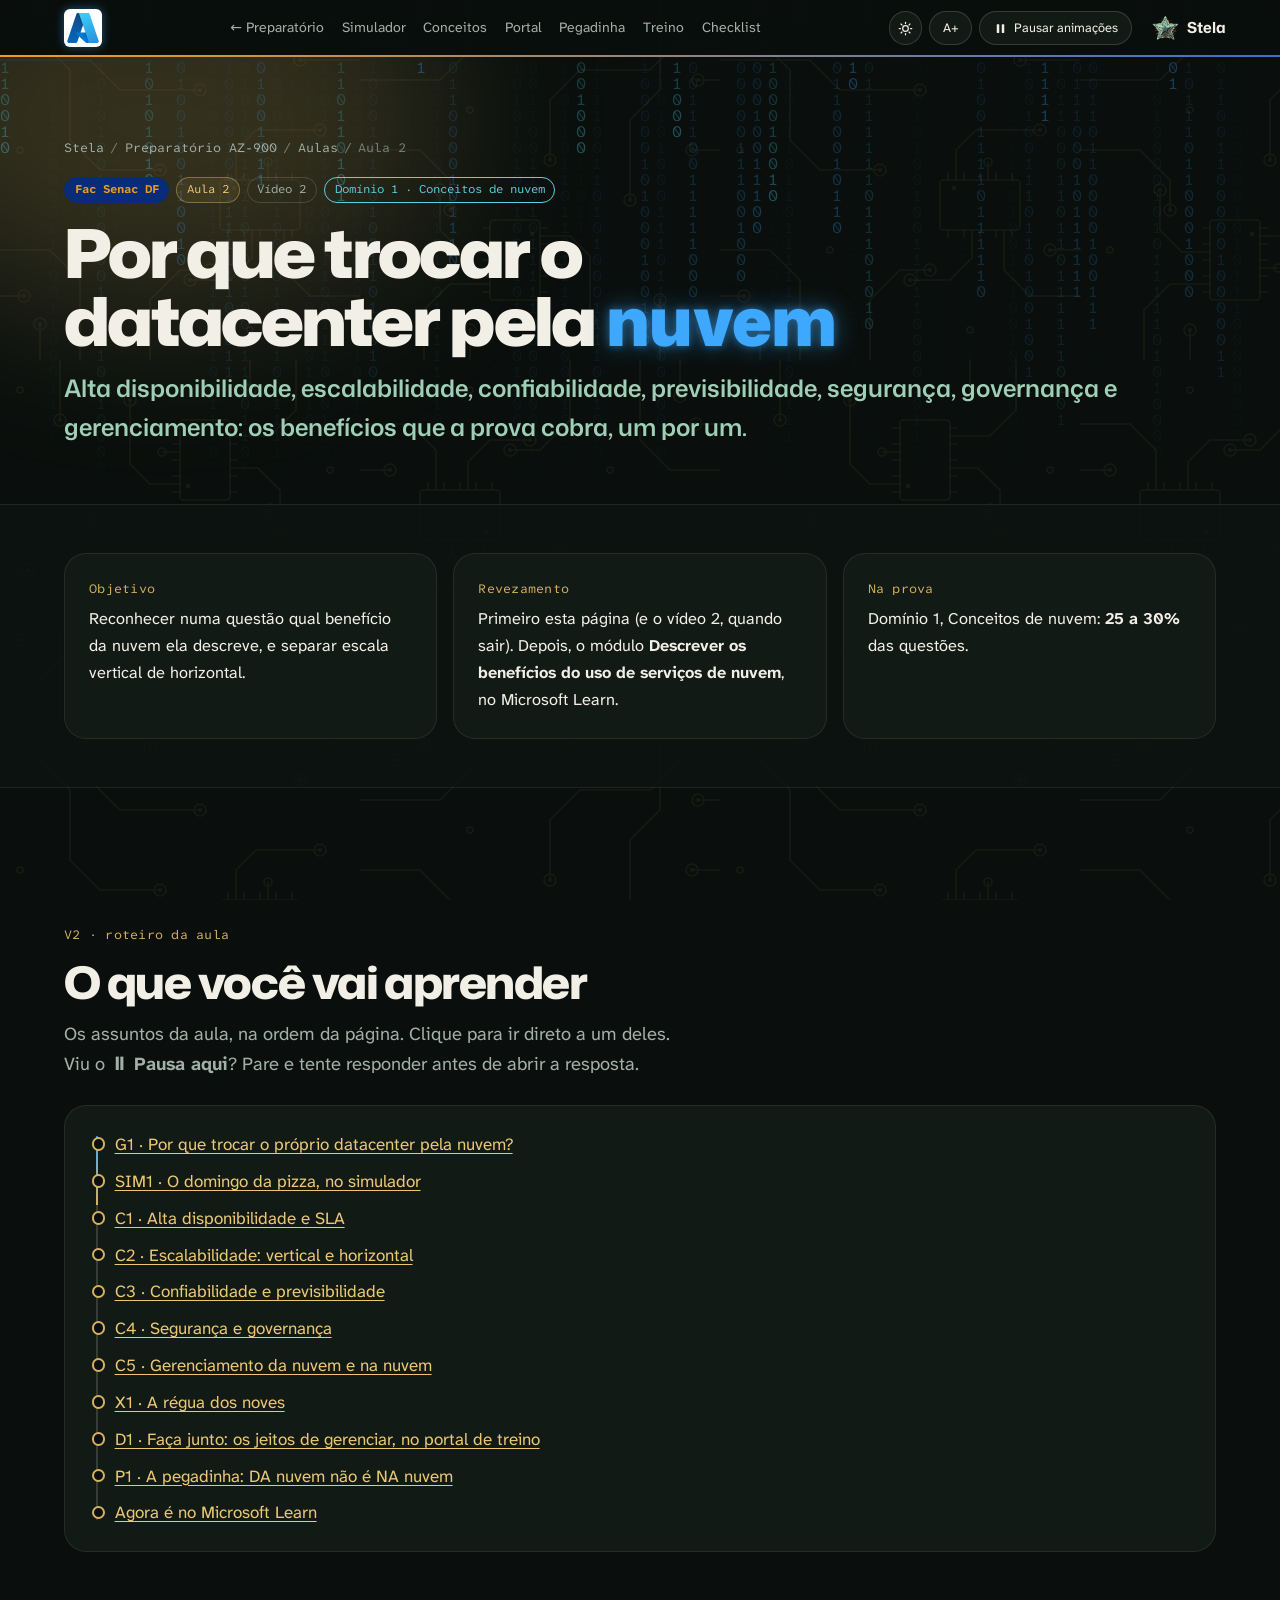
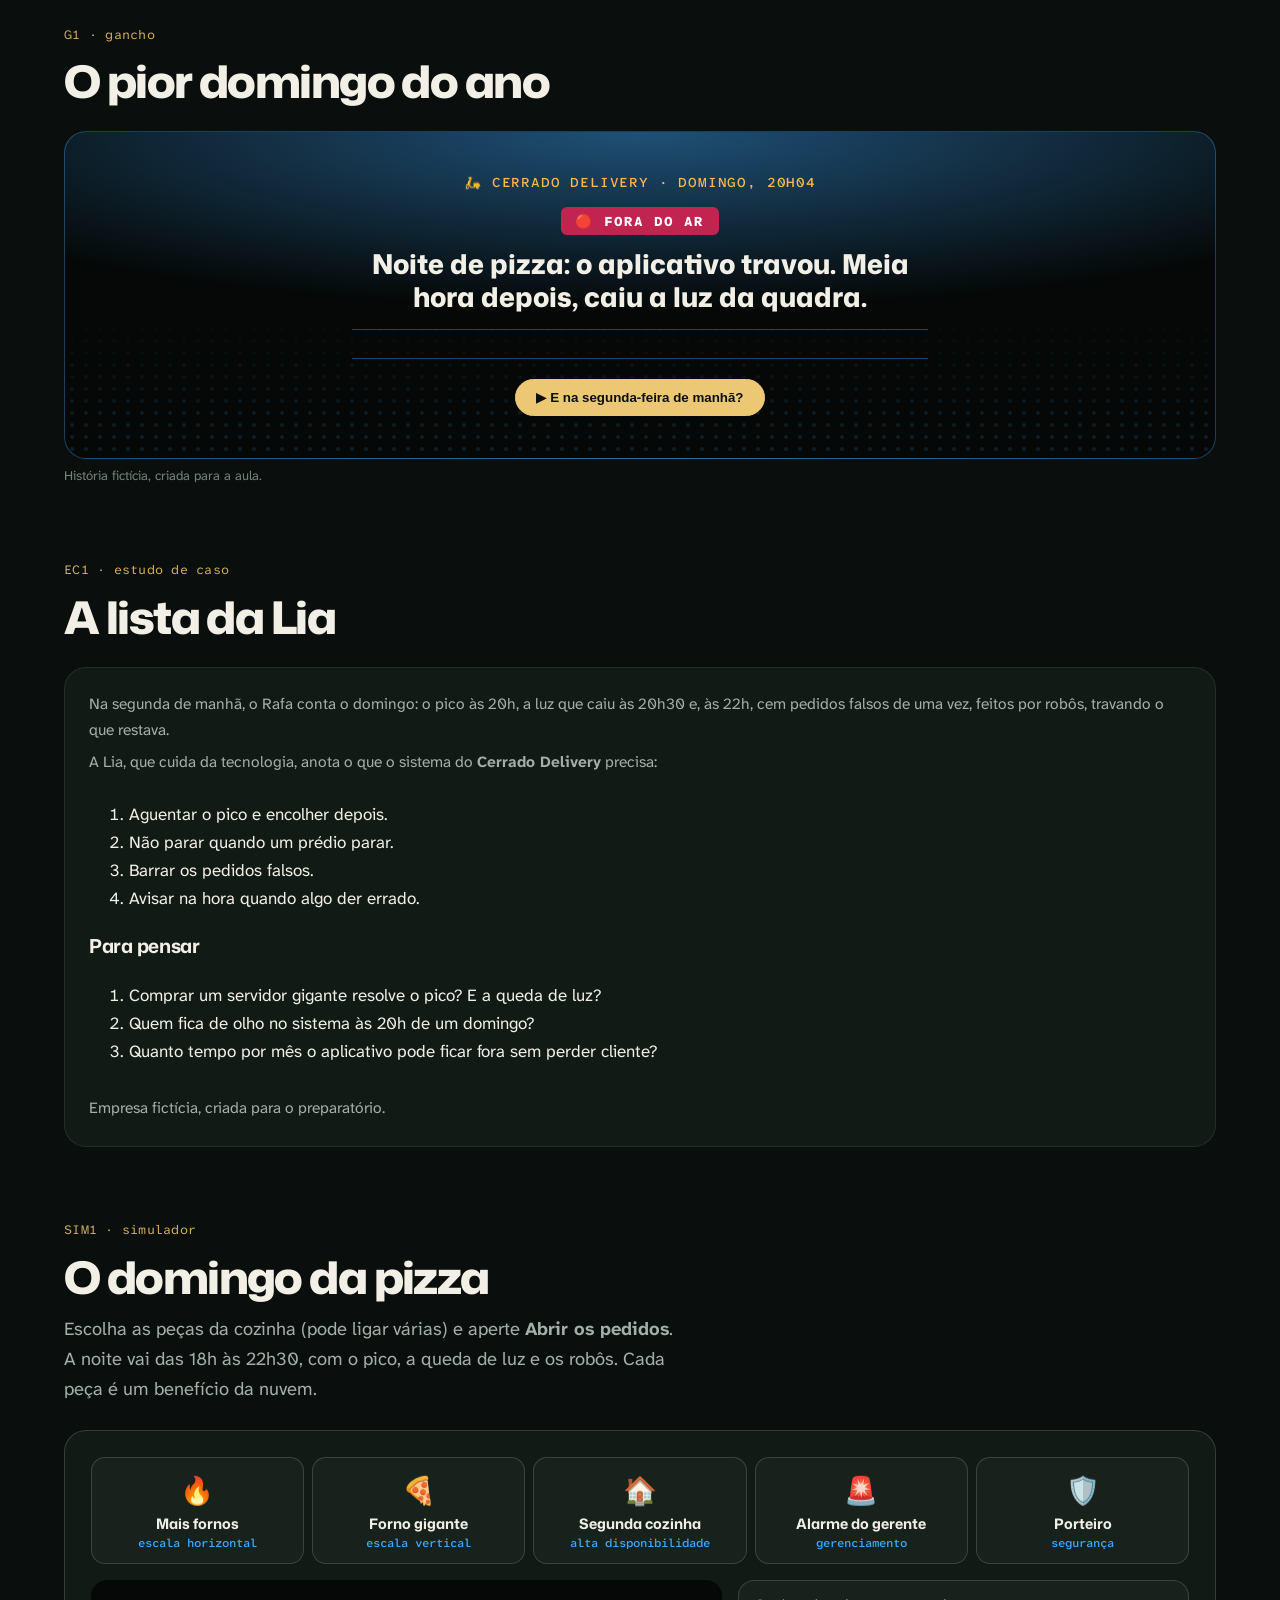
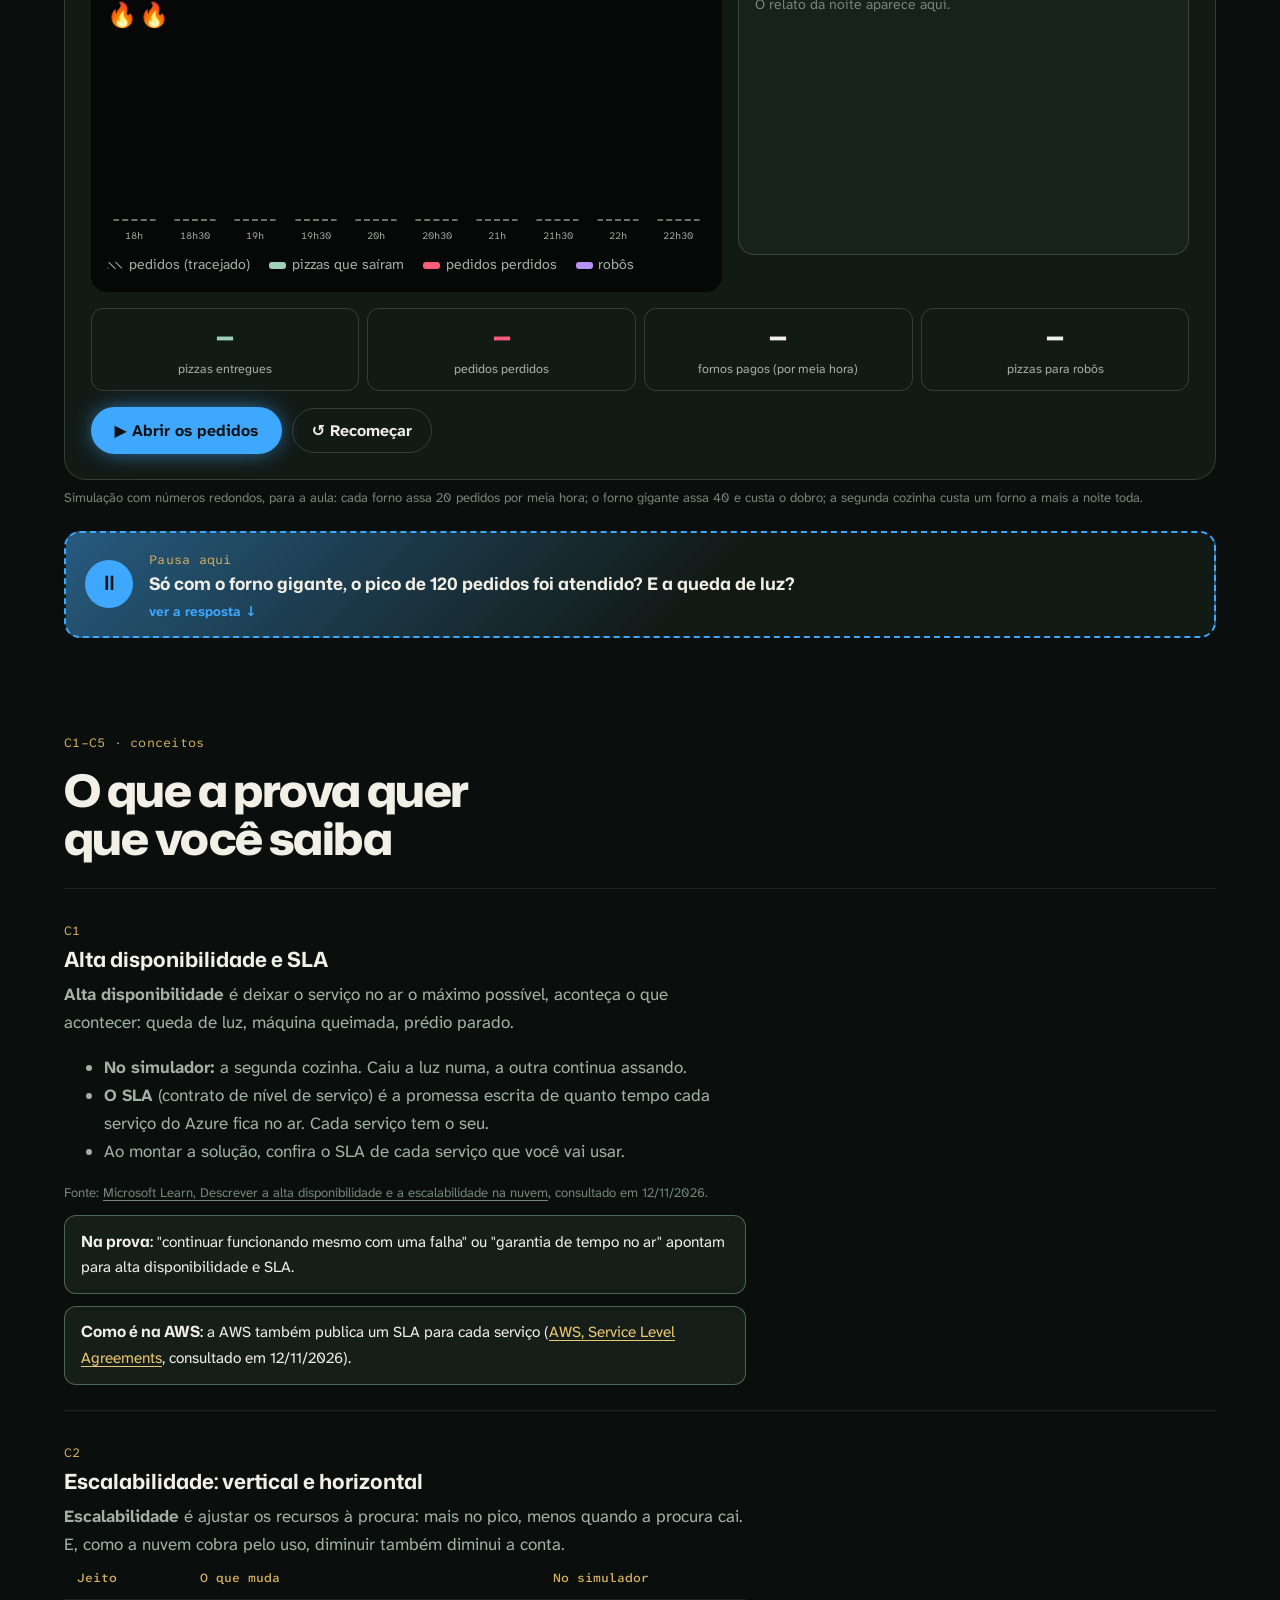
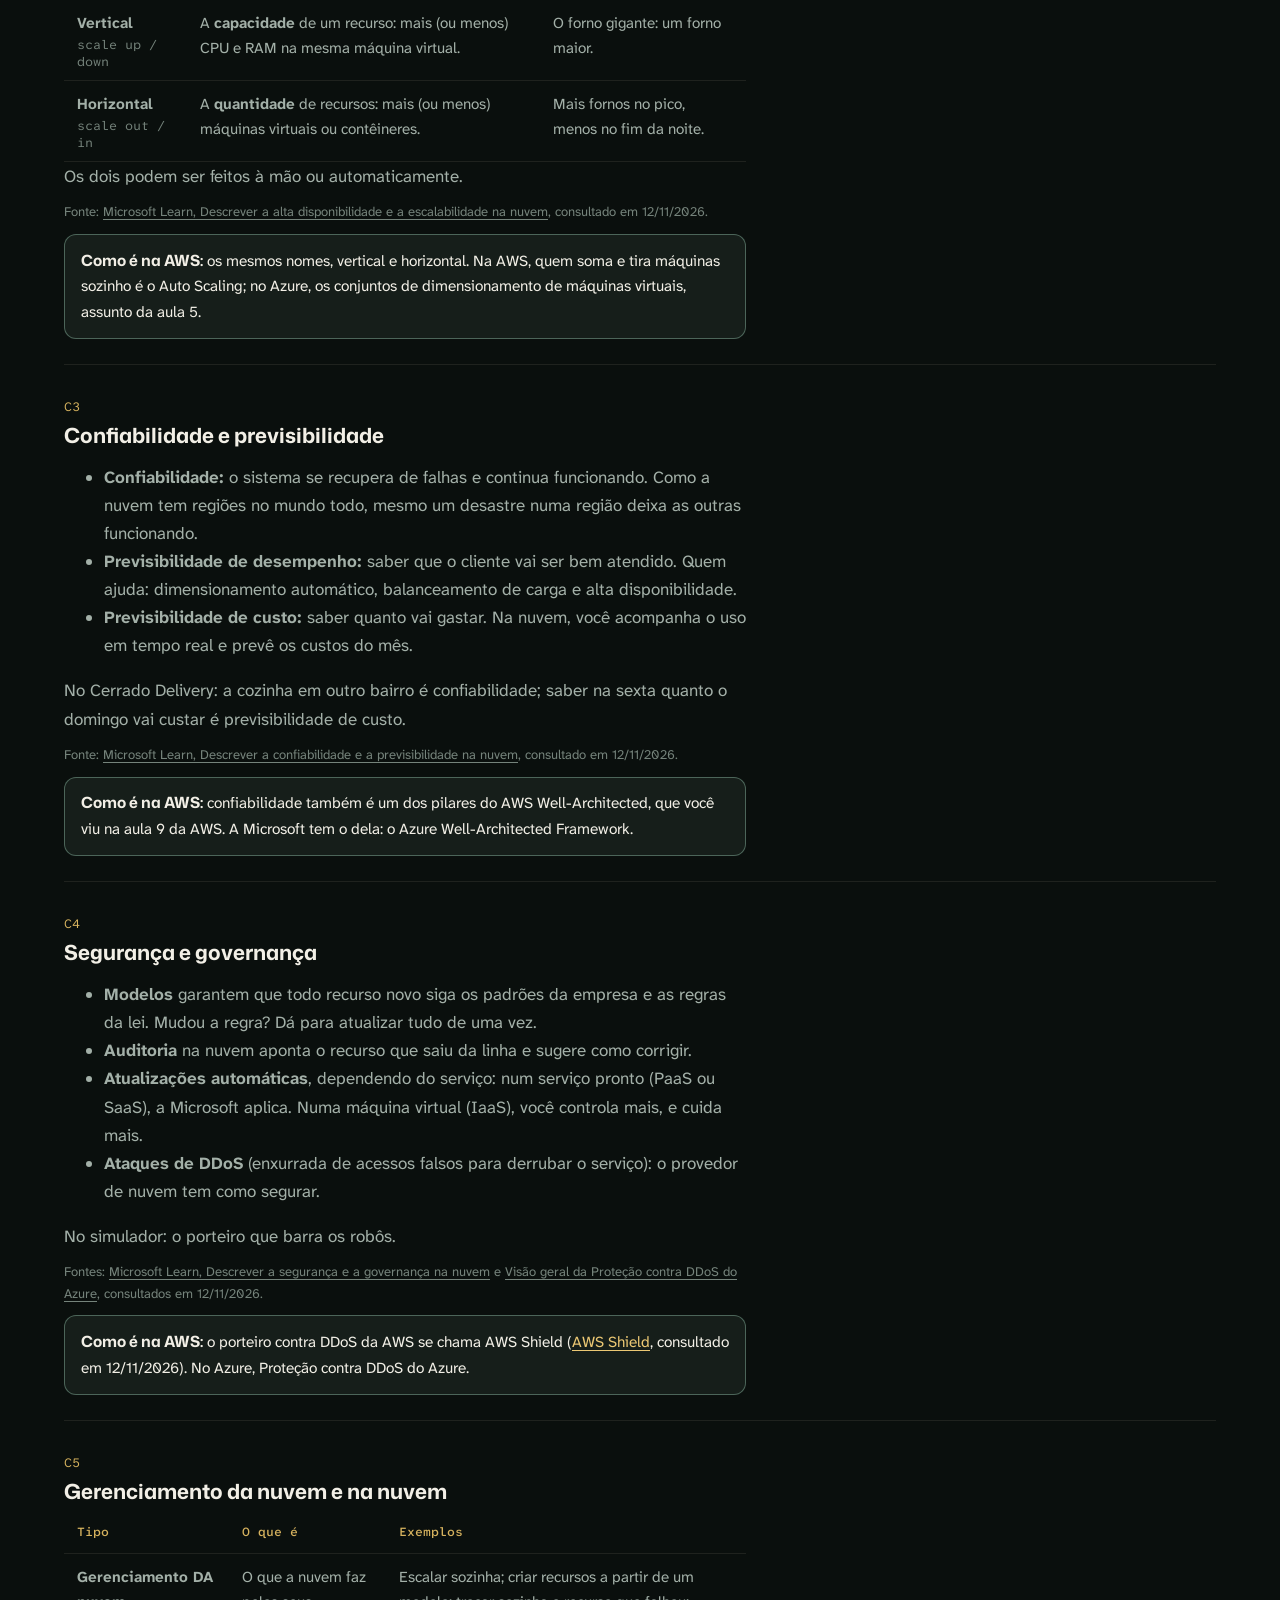
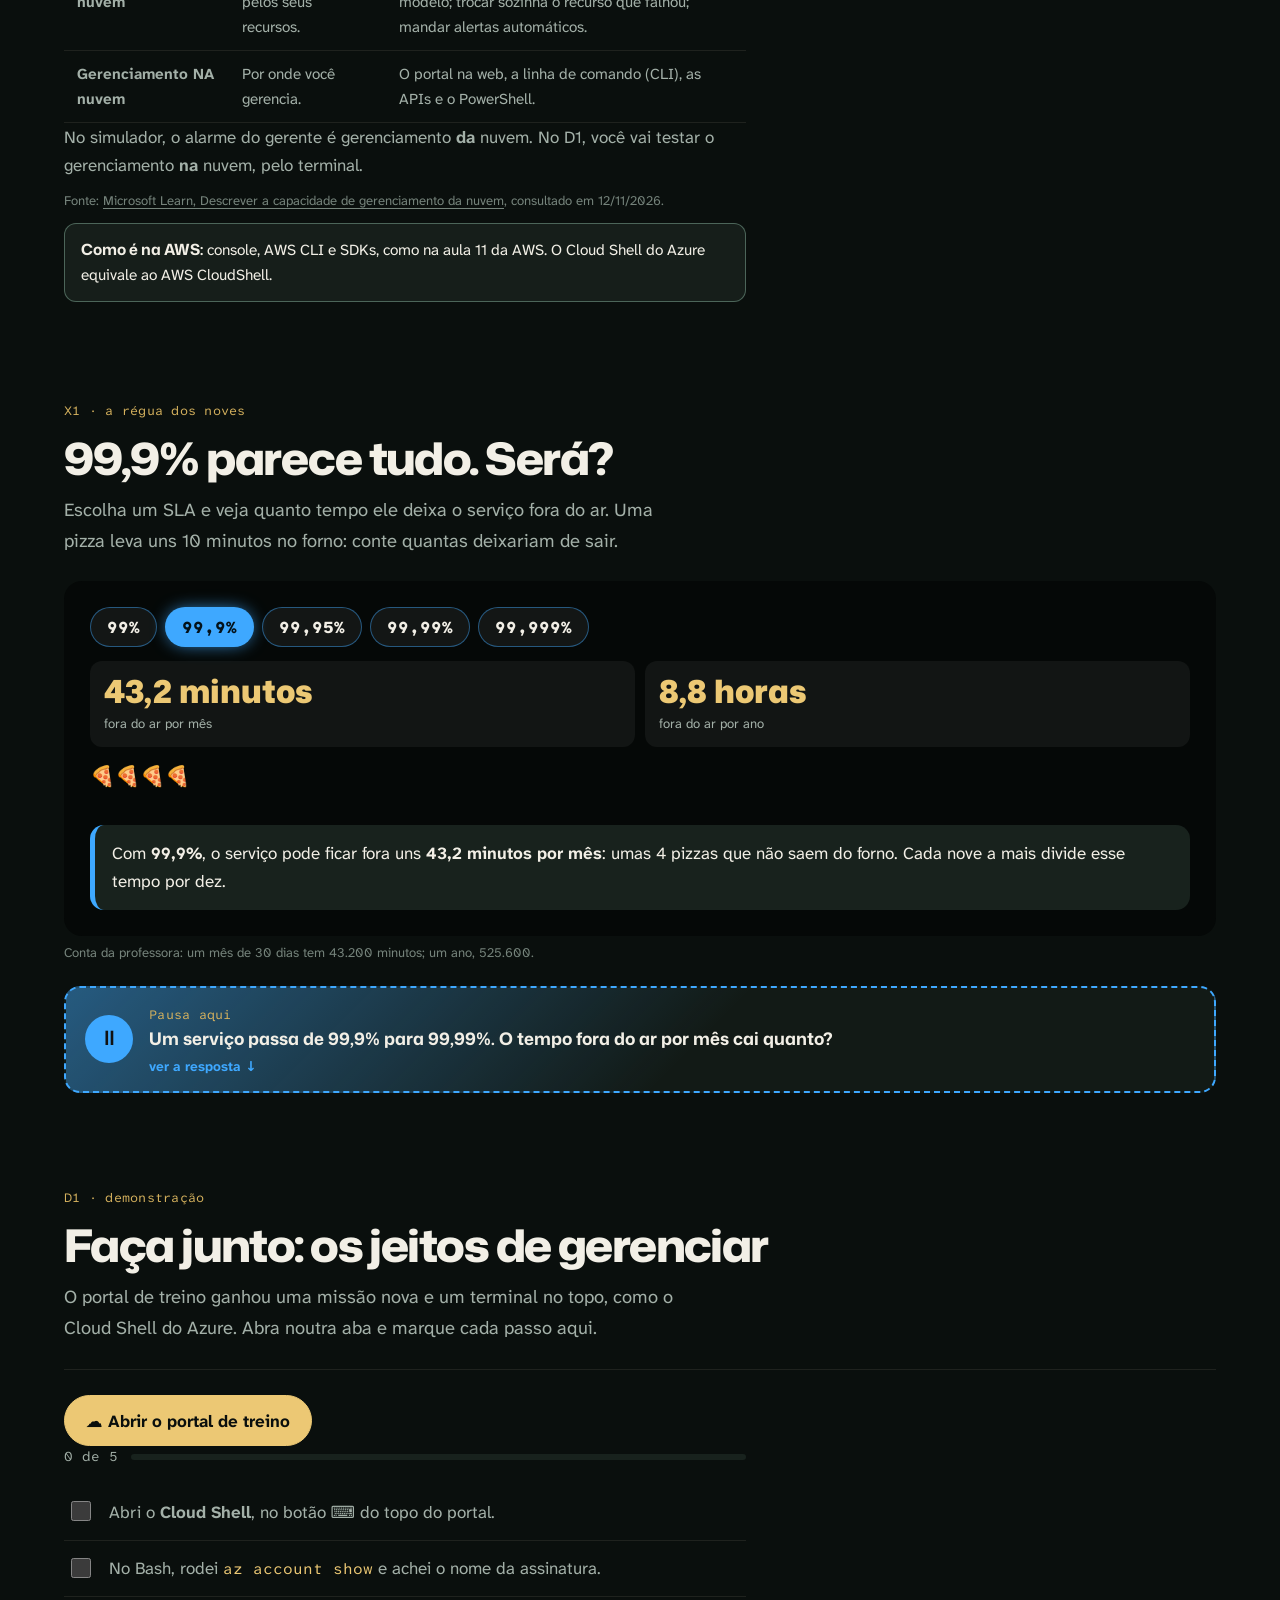
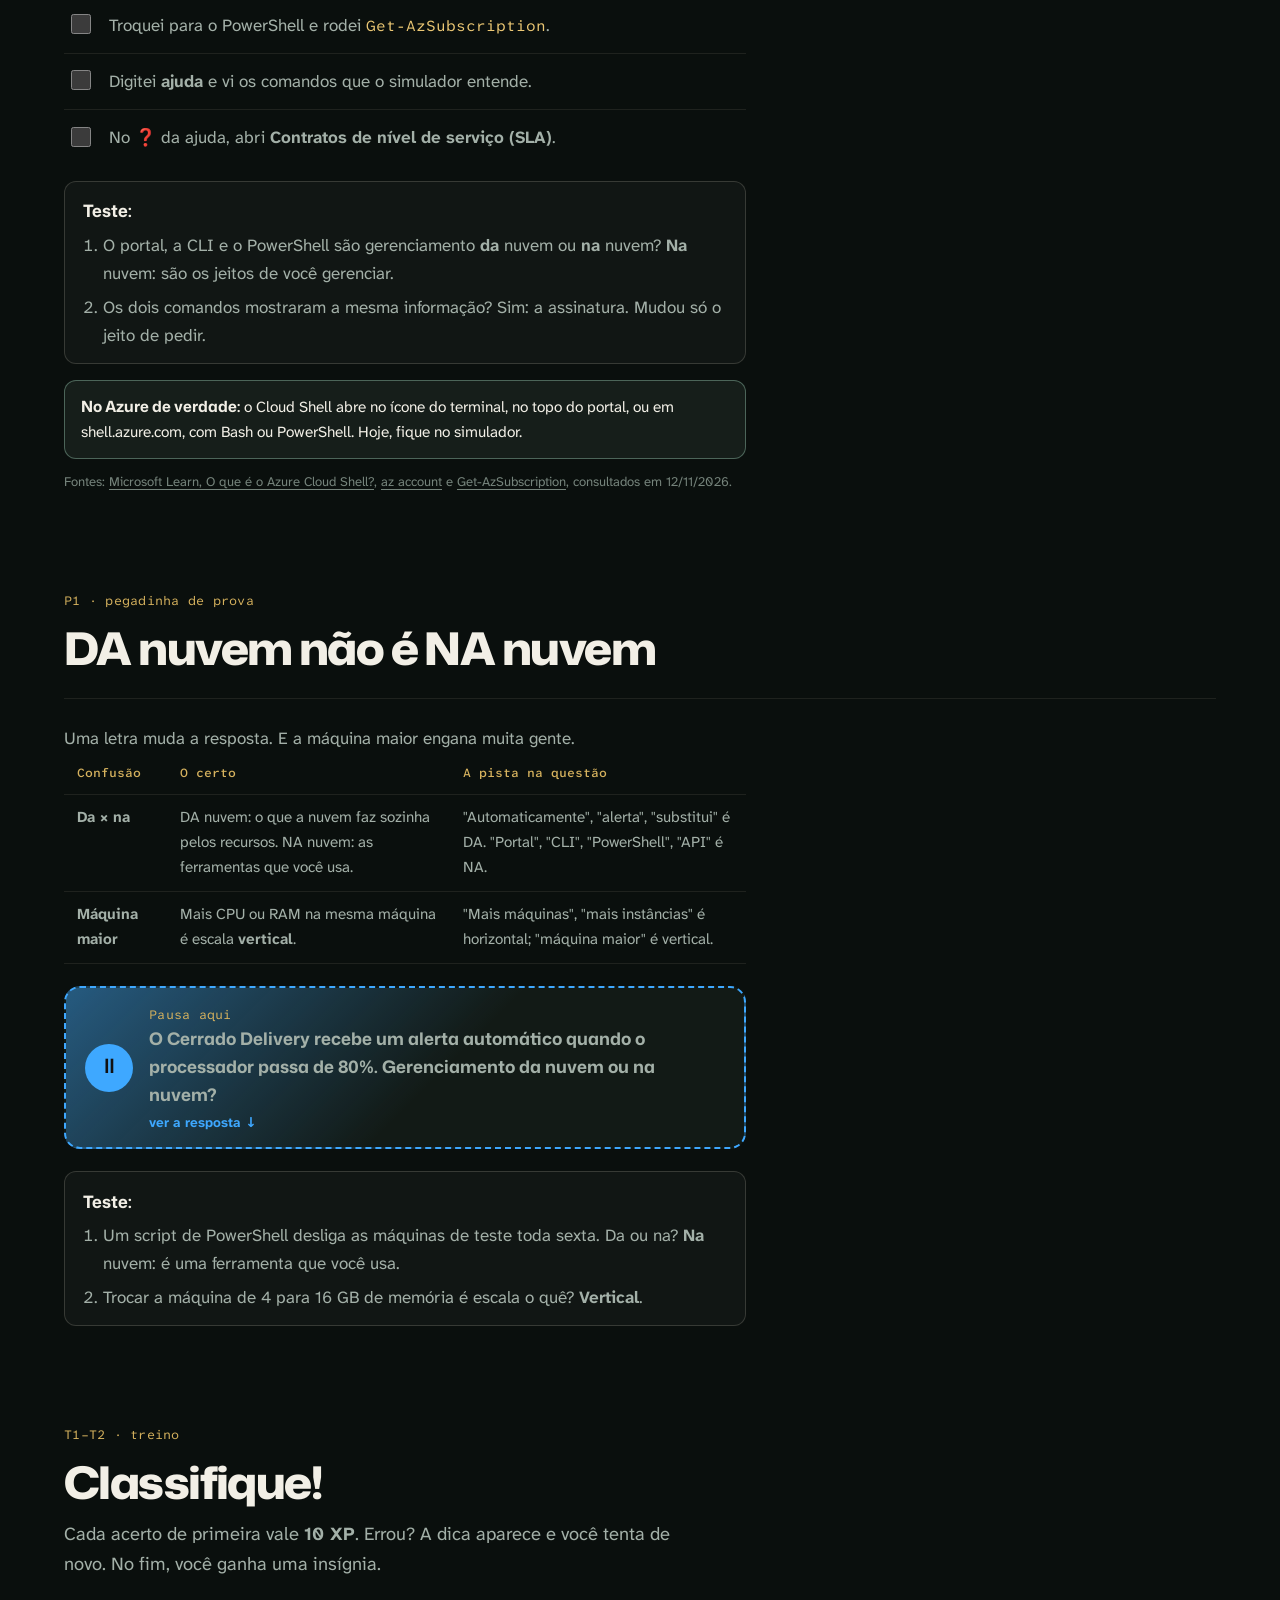
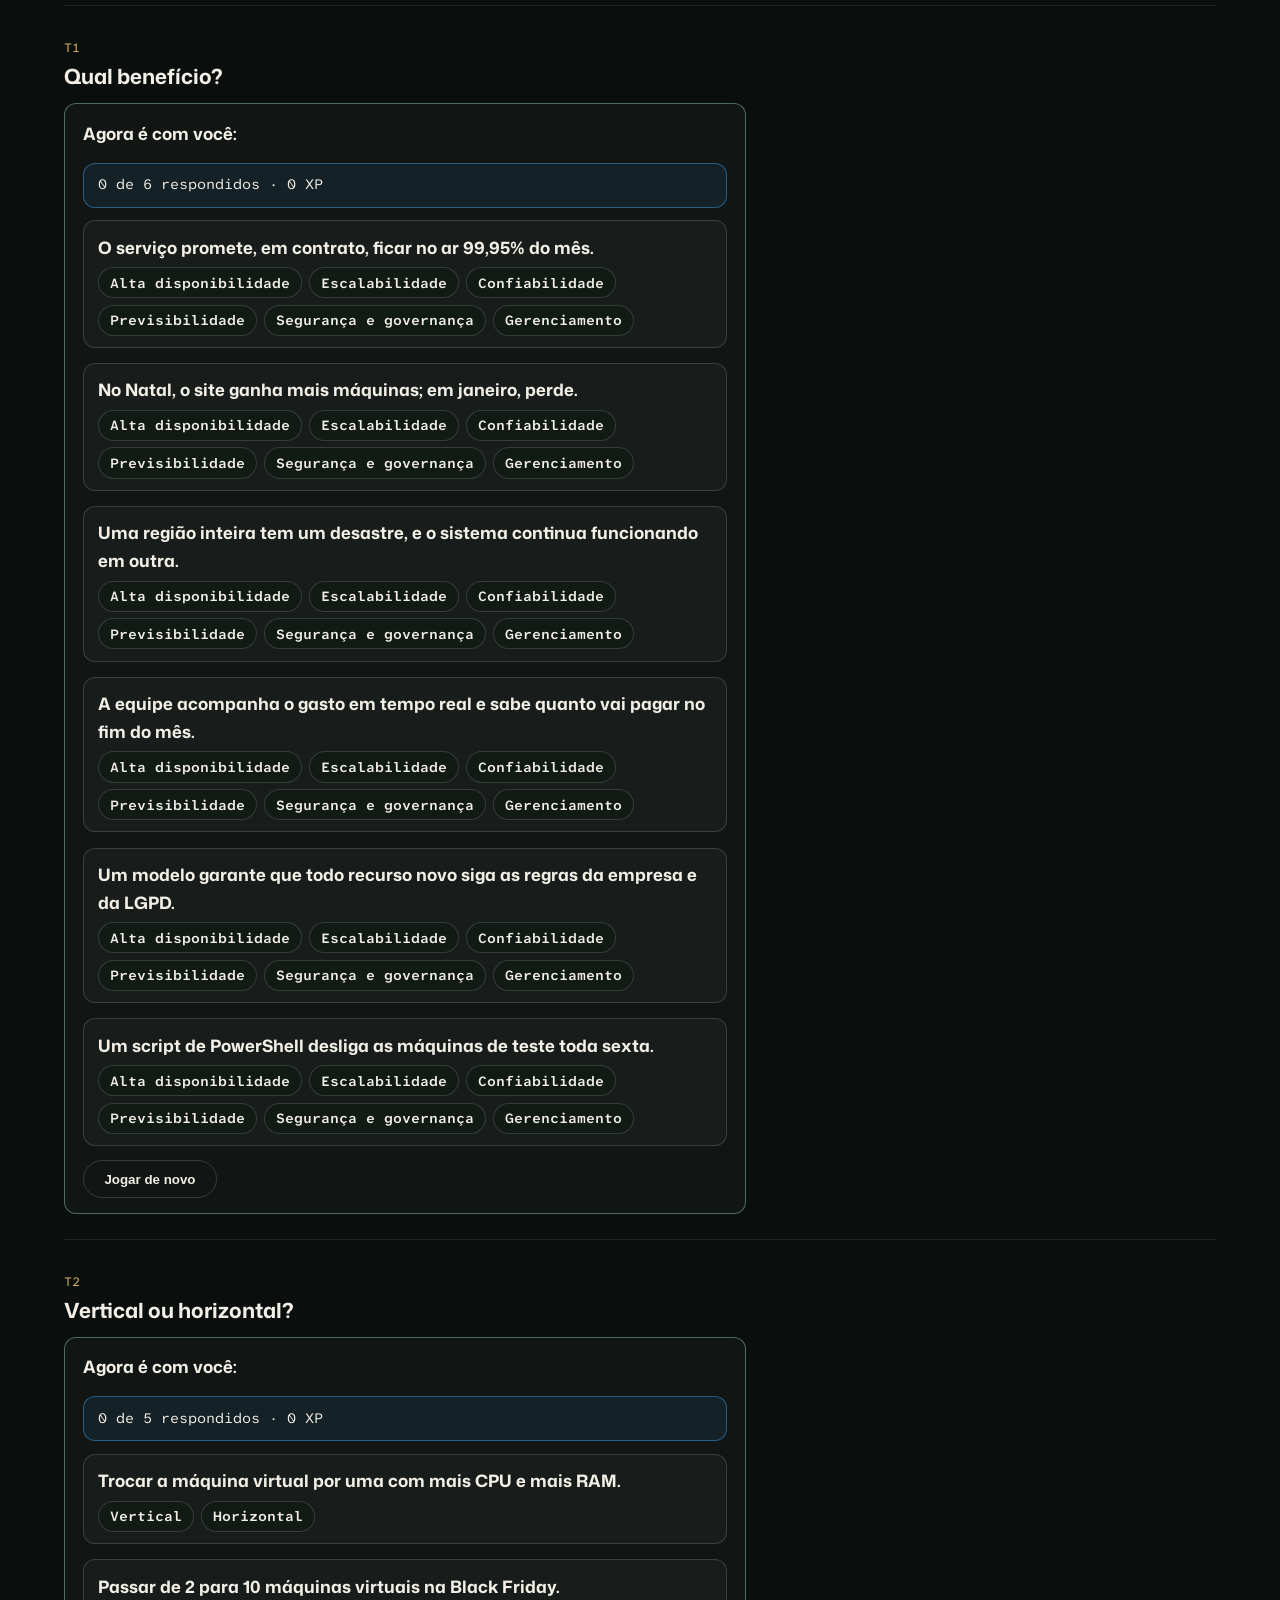
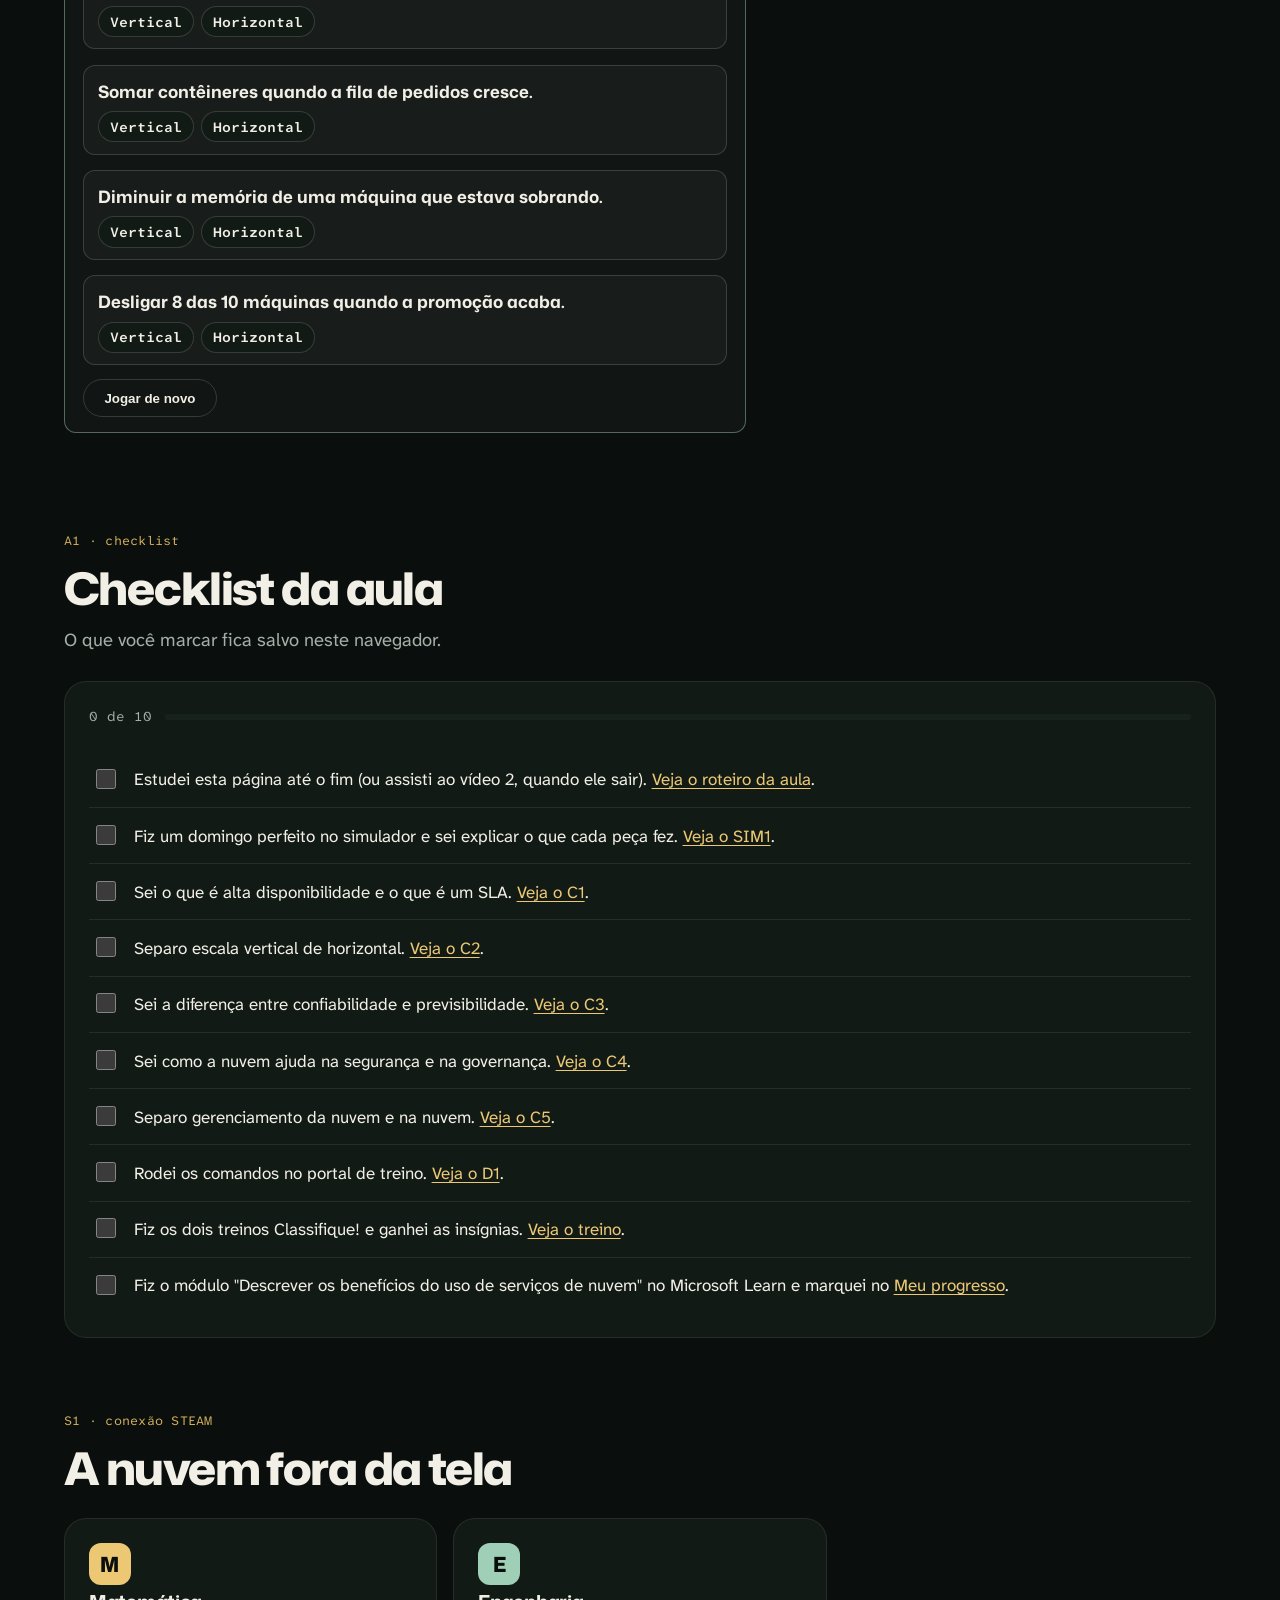
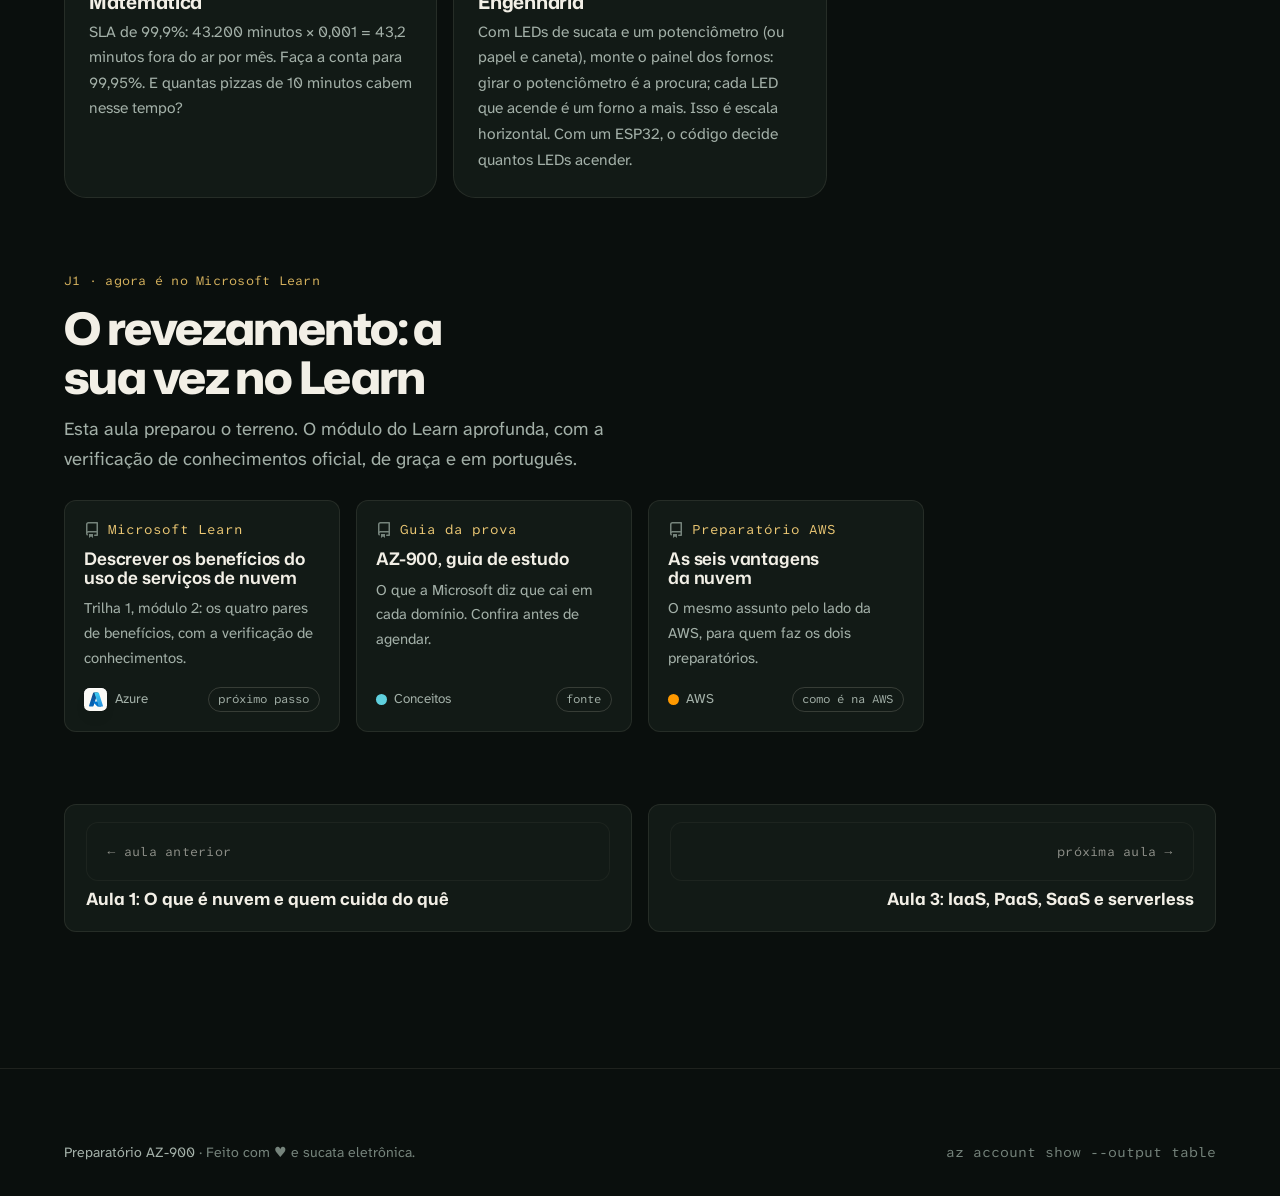
<file: aulas/aula-02.html>
<!doctype html>
<html lang="pt-BR">
<head>
  <meta charset="utf-8">
  <meta name="viewport" content="width=device-width, initial-scale=1, viewport-fit=cover">

  <!-- EDITE AQUI: número e tema da aula -->
  <title>Aula 2: Benefícios da nuvem · Preparatório AZ-900 · Stela</title>
  <meta name="description" content="Aula 2 do Preparatório AZ-900: o domingo da pizza no simulador, alta disponibilidade e SLA, escala vertical e horizontal, confiabilidade e previsibilidade, segurança e governança, gerenciamento da nuvem e na nuvem, a régua dos noves e o Cloud Shell no portal de treino.">

  <link rel="icon" href="../assets/img/favicon.ico" sizes="any">
  <link rel="icon" type="image/png" href="../assets/img/favicon-32.png">
  <link rel="apple-touch-icon" href="../assets/img/apple-touch-icon.png">
  <script src="../assets/js/placa.js"></script>
  <link rel="preconnect" href="https://fonts.googleapis.com">
  <link rel="preconnect" href="https://fonts.gstatic.com" crossorigin>
  <link rel="stylesheet" href="https://fonts.googleapis.com/css2?family=Mona+Sans:wdth,wght@100..125,400..900&family=Atkinson+Hyperlegible+Next:ital,wght@0,400;0,700;1,400&family=Atkinson+Hyperlegible+Mono:wght@400;500&display=swap">
  <link rel="stylesheet" href="../assets/css/estilo.css">
  <link rel="stylesheet" href="../assets/css/disciplina.css">
  <link rel="stylesheet" href="../assets/css/aula.css">
  <link rel="stylesheet" href="../assets/css/neon.css?v=3">
  <link rel="stylesheet" href="../css/interativos.css?v=1">
  <link rel="stylesheet" href="../css/aula-az.css?v=1">
  <link rel="stylesheet" href="../css/vivo.css?v=5">
</head>
<body>

  <!-- ===================== BARRA DO TOPO (igual em todos os sites) ===================== -->
  <header class="barra">
    <div class="envolve">
      <div class="marcas">
        <a class="marca-disc marca-logo" href="../" title="Página inicial do preparatório"><img src="../assets/img/tec/azure.svg" alt="Preparatório AZ-900: página inicial" width="32" height="32"></a>
      </div>
      <button type="button" class="btn-menu" id="btn-menu" aria-expanded="false" aria-controls="menu">Menu</button>
      <nav class="nav" id="menu" aria-label="Partes da aula">
        <a href="../#videos">← Preparatório</a>
        <a href="#simulador">Simulador</a>
        <a href="#conceitos">Conceitos</a>
        <a href="#demonstracao">Portal</a>
        <a href="#pegadinha">Pegadinha</a>
        <a href="#treino">Treino</a>
        <a href="#atividade">Checklist</a>
      </nav>
      <div class="ajustes">
        <button type="button" id="btn-tema" aria-label="Mudar para o tema claro">
          <svg class="sol" viewBox="0 0 24 24" fill="none" stroke="currentColor" stroke-width="2" stroke-linecap="round" aria-hidden="true"><circle cx="12" cy="12" r="4.5"/><path d="M12 2v2M12 20v2M4.9 4.9l1.4 1.4M17.7 17.7l1.4 1.4M2 12h2M20 12h2M4.9 19.1l1.4-1.4M17.7 6.3l1.4-1.4"/></svg>
          <svg class="lua" viewBox="0 0 24 24" fill="none" stroke="currentColor" stroke-width="2" stroke-linejoin="round" aria-hidden="true"><path d="M20.5 14.5A8.5 8.5 0 0 1 9.5 3.5a8.5 8.5 0 1 0 11 11Z"/></svg>
        </button>
        <button type="button" id="btn-fonte" aria-label="Aumentar o tamanho do texto">A+</button>
        <button type="button" id="btn-movimento" aria-pressed="false">
          <svg class="pausar" viewBox="0 0 24 24" fill="currentColor" aria-hidden="true"><rect x="6" y="5" width="4" height="14" rx="1"/><rect x="14" y="5" width="4" height="14" rx="1"/></svg>
          <svg class="tocar" viewBox="0 0 24 24" fill="currentColor" aria-hidden="true"><path d="M8 5.5v13a1 1 0 0 0 1.5.86l10.5-6.5a1 1 0 0 0 0-1.72L9.5 4.64A1 1 0 0 0 8 5.5Z"/></svg>
          <span class="rotulo">Pausar animações</span>
        </button>
        <a class="marca" href="/" title="Portal da Stela">
          <img src="../assets/img/estrela.webp" alt="" width="26" height="24">
          <span class="marca-texto">Stela</span>
        </a>
      </div>
    </div>
  </header>

  <main id="inicio">

    <!-- ===================== CABEÇALHO DA AULA ===================== -->
    <section class="aula-cab">
      <canvas class="chuva-matrix" aria-hidden="true"></canvas>
      <div class="envolve">
        <p class="trilha-migalhas">
          <a href="/">Stela</a> <span aria-hidden="true">/</span>
          <a href="../">Preparatório AZ-900</a> <span aria-hidden="true">/</span>
          <a href="../#videos">Aulas</a> <span aria-hidden="true">/</span>
          <span>Aula 2</span>
        </p>

        <!-- EDITE AQUI: número, vídeo, domínio da prova e título -->
        <div class="aula-etiquetas">
          <span class="etiqueta senac">Fac Senac DF</span>
          <span class="etiqueta ouro">Aula 2</span>
          <span class="etiqueta">Vídeo 2</span>
          <span class="etiqueta dominio" style="--cor:var(--d1)">Domínio 1 · Conceitos de nuvem</span>
        </div>
        <h1>Por que trocar o datacenter pela <span class="neon">nuvem</span></h1>
        <p class="subtitulo">Alta disponibilidade, escalabilidade, confiabilidade, previsibilidade, segurança, governança e gerenciamento: os benefícios que a prova cobra, um por um.</p>
      </div>
    </section>

        <!-- ===================== RESUMO ===================== -->
    <section class="bloco faixa alt" aria-label="Resumo da aula">
      <div class="envolve">
        <div class="resumo">
          <div class="cartao">
            <span class="olho">Objetivo</span>
            <p>Reconhecer numa questão qual benefício da nuvem ela descreve, e separar escala vertical de horizontal.</p>
          </div>
          <div class="cartao">
            <span class="olho">Revezamento</span>
            <p>Primeiro esta página (e o vídeo 2, quando sair). Depois, o módulo <strong>Descrever os benefícios do uso de serviços de nuvem</strong>, no Microsoft Learn.</p>
          </div>
          <div class="cartao">
            <span class="olho">Na prova</span>
            <p>Domínio 1, Conceitos de nuvem: <strong>25 a 30%</strong> das questões.</p>
          </div>
        </div>
      </div>
    </section>

    <div class="bloco">
      <div class="envolve aula-corpo">

        <!-- ===================== ROTEIRO DA AULA ===================== -->
        <section class="parte" id="video">
          <div class="cab">
            <span class="olho">V2 · roteiro da aula</span>
            <h2>O que você vai aprender</h2>
            <p>Os assuntos da aula, na ordem da página. Clique para ir direto a um deles. Viu o <strong>⏸ Pausa aqui</strong>? Pare e tente responder antes de abrir a resposta.</p>
          </div>
          <div class="cartao">
            <ol class="roteiro-video sem-tempo">
              <li><a href="#gancho">G1 · Por que trocar o próprio datacenter pela nuvem?</a></li>
              <li><a href="#simulador">SIM1 · O domingo da pizza, no simulador</a></li>
              <li><a href="#c1">C1 · Alta disponibilidade e SLA</a></li>
              <li><a href="#c2">C2 · Escalabilidade: vertical e horizontal</a></li>
              <li><a href="#c3">C3 · Confiabilidade e previsibilidade</a></li>
              <li><a href="#c4">C4 · Segurança e governança</a></li>
              <li><a href="#c5">C5 · Gerenciamento da nuvem e na nuvem</a></li>
              <li><a href="#noves">X1 · A régua dos noves</a></li>
              <li><a href="#demonstracao">D1 · Faça junto: os jeitos de gerenciar, no portal de treino</a></li>
              <li><a href="#pegadinha">P1 · A pegadinha: DA nuvem não é NA nuvem</a></li>
              <li><a href="#learn">Agora é no Microsoft Learn</a></li>
            </ol>
          </div>
        </section>

        <!-- ===================== GANCHO (vivo.js, parte 1) ===================== -->
        <section class="parte" id="gancho">
          <div class="cab">
            <span class="olho">G1 · gancho</span>
            <h2>O pior domingo do ano</h2>
          </div>
          <div class="gancho plantao" data-plantao data-link="#simulador" data-link-texto="Teste no domingo da pizza, logo abaixo">
            <p class="gancho-evento">🛵 Cerrado Delivery · domingo, 20h04</p>
            <span class="tarja">🔴 Fora do ar</span>
            <p class="manchete">Noite de pizza: o aplicativo travou. Meia hora depois, caiu a luz da quadra.</p>
            <div class="letreiro" aria-hidden="true"><span>312 pedidos na fila · o servidor do fundo da cozinha esquentou · o gerador não ligou · os clientes foram pedir no concorrente · às 22h, uma enxurrada de pedidos falsos…</span></div>
            <button type="button" class="botao" data-abrir>▶ E na segunda-feira de manhã?</button>
            <div class="gancho-voto" data-revela hidden>
              <p class="gancho-pergunta" tabindex="-1">Por que uma empresa trocaria o próprio datacenter pela nuvem?</p>
              <div class="gancho-botoes">
                <button type="button" aria-pressed="false" data-explica="Também, mas não só. Pagar pelo uso ajuda, como você viu na aula 1. O domingo do Cerrado Delivery mostra outros motivos: aguentar o pico e não parar quando cai a luz.">💸 Para gastar menos</button>
                <button type="button" aria-pressed="false" data-explica="Também, mas não só. A nuvem ainda cresce no pico, encolhe depois, ajuda a proteger e a gerenciar.">🛡️ Para não cair</button>
                <button type="button" aria-pressed="false" data-explica="Isso! A Microsoft junta os benefícios em quatro pares: alta disponibilidade e escalabilidade, confiabilidade e previsibilidade, segurança e governança, e gerenciamento.">🧰 Por vários motivos</button>
              </div>
              <p class="gancho-resposta" aria-live="polite"></p>
            </div>
          </div>
          <p class="fonte">História fictícia, criada para a aula.</p>
        </section>

        <!-- ===================== ESTUDO DE CASO ===================== -->
        <section class="parte" id="caso">
          <div class="cab">
            <span class="olho">EC1 · estudo de caso</span>
            <h2>A lista da Lia</h2>
          </div>
          <div class="cartao caso">
            <p>Na segunda de manhã, o Rafa conta o domingo: o pico às 20h, a luz que caiu às 20h30 e, às 22h, cem pedidos falsos de uma vez, feitos por robôs, travando o que restava.</p>
            <p>A Lia, que cuida da tecnologia, anota o que o sistema do <strong>Cerrado Delivery</strong> precisa:</p>
            <ol>
              <li>Aguentar o pico e encolher depois.</li>
              <li>Não parar quando um prédio parar.</li>
              <li>Barrar os pedidos falsos.</li>
              <li>Avisar na hora quando algo der errado.</li>
            </ol>
            <h3>Para pensar</h3>
            <ol>
              <li>Comprar um servidor gigante resolve o pico? E a queda de luz?</li>
              <li>Quem fica de olho no sistema às 20h de um domingo?</li>
              <li>Quanto tempo por mês o aplicativo pode ficar fora sem perder cliente?</li>
            </ol>
            <p class="fonte">Empresa fictícia, criada para o preparatório.</p>
          </div>
        </section>

        <!-- ===================== SIMULADOR (vivo.js, parte 5) ===================== -->
        <section class="parte" id="simulador">
          <div class="cab">
            <span class="olho">SIM1 · simulador</span>
            <h2>O domingo da pizza</h2>
            <p>Escolha as peças da cozinha (pode ligar várias) e aperte <strong>Abrir os pedidos</strong>. A noite vai das 18h às 22h30, com o pico, a queda de luz e os robôs. Cada peça é um benefício da nuvem.</p>
          </div>
          <div class="sim" data-domingo>
            <div class="dom-pecas" role="group" aria-label="Peças da cozinha">
              <button type="button" data-peca-sim="mais" aria-pressed="false"><span class="ico" aria-hidden="true">🔥</span><strong>Mais fornos</strong><small>escala horizontal</small></button>
              <button type="button" data-peca-sim="gigante" aria-pressed="false"><span class="ico" aria-hidden="true">🍕</span><strong>Forno gigante</strong><small>escala vertical</small></button>
              <button type="button" data-peca-sim="cozinha" aria-pressed="false"><span class="ico" aria-hidden="true">🏠</span><strong>Segunda cozinha</strong><small>alta disponibilidade</small></button>
              <button type="button" data-peca-sim="alarme" aria-pressed="false"><span class="ico" aria-hidden="true">🚨</span><strong>Alarme do gerente</strong><small>gerenciamento</small></button>
              <button type="button" data-peca-sim="porteiro" aria-pressed="false"><span class="ico" aria-hidden="true">🛡️</span><strong>Porteiro</strong><small>segurança</small></button>
            </div>
            <div class="dom-palco">
              <div class="dom-cozinha">
                <div class="dom-fornos" aria-hidden="true">🔥🔥</div>
                <div class="dom-grafico" aria-hidden="true"></div>
                <ul class="sim-legenda">
                  <li><i class="listrado"></i>pedidos (tracejado)</li>
                  <li><i style="--c:var(--vivo-ok)"></i>pizzas que saíram</li>
                  <li><i style="--c:var(--vivo-ruim)"></i>pedidos perdidos</li>
                  <li><i style="--c:#b892f2"></i>robôs</li>
                </ul>
              </div>
              <ol class="dom-feed" aria-live="polite"></ol>
            </div>
            <div class="dom-numeros">
              <div class="bom"><strong data-n="entregues">—</strong><span>pizzas entregues</span></div>
              <div class="ruim"><strong data-n="perdidos">—</strong><span>pedidos perdidos</span></div>
              <div><strong data-n="custo">—</strong><span>fornos pagos (por meia hora)</span></div>
              <div><strong data-n="robos">—</strong><span>pizzas para robôs</span></div>
            </div>
            <div class="sim-acoes">
              <button type="button" class="vai">▶ Abrir os pedidos</button>
              <button type="button" class="de-novo">↺ Recomeçar</button>
            </div>
            <div class="dom-veredito" aria-live="polite"></div>
          </div>
          <p class="fonte">Simulação com números redondos, para a aula: cada forno assa 20 pedidos por meia hora; o forno gigante assa 40 e custa o dobro; a segunda cozinha custa um forno a mais a noite toda.</p>

          <details class="pausa-aqui">
            <summary><span class="pausa-icone" aria-hidden="true">⏸</span><span><span class="olho">Pausa aqui</span><strong>Só com o forno gigante, o pico de 120 pedidos foi atendido? E a queda de luz?</strong></span><span class="pausa-ver">ver a resposta</span></summary>
            <div class="pausa-resposta"><p>Não e não. Os dois fornos gigantes assam 80 pedidos por meia hora: no pico de 120, faltou forno. E sem luz, forno nenhum assa. Máquina maior (<strong>escala vertical</strong>) tem teto. Para o pico, mais máquinas (<strong>escala horizontal</strong>). Para a queda, uma segunda cozinha (<strong>alta disponibilidade</strong>).</p></div>
          </details>
        </section>

        <!-- ===================== CONCEITOS ===================== -->
        <section class="parte" id="conceitos">
          <div class="cab">
            <span class="olho">C1–C5 · conceitos</span>
            <h2>O que a prova quer que você saiba</h2>
          </div>

          <div class="conceito" style="grid-template-columns:1fr" id="c1">
            <div class="texto">
              <span class="olho">C1</span>
              <h3>Alta disponibilidade e SLA</h3>
              <p><strong>Alta disponibilidade</strong> é deixar o serviço no ar o máximo possível, aconteça o que acontecer: queda de luz, máquina queimada, prédio parado.</p>
              <ul>
                <li><strong>No simulador:</strong> a segunda cozinha. Caiu a luz numa, a outra continua assando.</li>
                <li><strong>O SLA</strong> (contrato de nível de serviço) é a promessa escrita de quanto tempo cada serviço do Azure fica no ar. Cada serviço tem o seu.</li>
                <li>Ao montar a solução, confira o SLA de cada serviço que você vai usar.</li>
              </ul>
              <p class="fonte">Fonte: <a href="https://learn.microsoft.com/pt-br/training/modules/describe-benefits-use-cloud-services/2-high-availability-scalability-cloud">Microsoft Learn, Descrever a alta disponibilidade e a escalabilidade na nuvem</a>, consultado em 12/11/2026.</p>
              <p class="dica"><strong>Na prova:</strong> "continuar funcionando mesmo com uma falha" ou "garantia de tempo no ar" apontam para alta disponibilidade e SLA.</p>
              <p class="dica"><strong>Como é na AWS:</strong> a AWS também publica um SLA para cada serviço (<a href="https://aws.amazon.com/legal/service-level-agreements/">AWS, Service Level Agreements</a>, consultado em 12/11/2026).</p>
            </div>
          </div>

          <div class="conceito" style="grid-template-columns:1fr" id="c2">
            <div class="texto">
              <span class="olho">C2</span>
              <h3>Escalabilidade: vertical e horizontal</h3>
              <p><strong>Escalabilidade</strong> é ajustar os recursos à procura: mais no pico, menos quando a procura cai. E, como a nuvem cobra pelo uso, diminuir também diminui a conta.</p>
              <div class="tabela-rola"><table class="metodos"><thead><tr><th>Jeito</th><th>O que muda</th><th>No simulador</th></tr></thead><tbody>
                <tr><td><strong>Vertical</strong><span class="termo-en">scale up / down</span></td><td>A <strong>capacidade</strong> de um recurso: mais (ou menos) CPU e RAM na mesma máquina virtual.</td><td>O forno gigante: um forno maior.</td></tr>
                <tr><td><strong>Horizontal</strong><span class="termo-en">scale out / in</span></td><td>A <strong>quantidade</strong> de recursos: mais (ou menos) máquinas virtuais ou contêineres.</td><td>Mais fornos no pico, menos no fim da noite.</td></tr>
              </tbody></table></div>
              <p>Os dois podem ser feitos à mão ou automaticamente.</p>
              <p class="fonte">Fonte: <a href="https://learn.microsoft.com/pt-br/training/modules/describe-benefits-use-cloud-services/2-high-availability-scalability-cloud">Microsoft Learn, Descrever a alta disponibilidade e a escalabilidade na nuvem</a>, consultado em 12/11/2026.</p>
              <p class="dica"><strong>Como é na AWS:</strong> os mesmos nomes, vertical e horizontal. Na AWS, quem soma e tira máquinas sozinho é o Auto Scaling; no Azure, os conjuntos de dimensionamento de máquinas virtuais, assunto da aula 5.</p>
            </div>
          </div>

          <div class="conceito" style="grid-template-columns:1fr" id="c3">
            <div class="texto">
              <span class="olho">C3</span>
              <h3>Confiabilidade e previsibilidade</h3>
              <ul>
                <li><strong>Confiabilidade:</strong> o sistema se recupera de falhas e continua funcionando. Como a nuvem tem regiões no mundo todo, mesmo um desastre numa região deixa as outras funcionando.</li>
                <li><strong>Previsibilidade de desempenho:</strong> saber que o cliente vai ser bem atendido. Quem ajuda: dimensionamento automático, balanceamento de carga e alta disponibilidade.</li>
                <li><strong>Previsibilidade de custo:</strong> saber quanto vai gastar. Na nuvem, você acompanha o uso em tempo real e prevê os custos do mês.</li>
              </ul>
              <p>No Cerrado Delivery: a cozinha em outro bairro é confiabilidade; saber na sexta quanto o domingo vai custar é previsibilidade de custo.</p>
              <p class="fonte">Fonte: <a href="https://learn.microsoft.com/pt-br/training/modules/describe-benefits-use-cloud-services/3-reliability-predictability-cloud">Microsoft Learn, Descrever a confiabilidade e a previsibilidade na nuvem</a>, consultado em 12/11/2026.</p>
              <p class="dica"><strong>Como é na AWS:</strong> confiabilidade também é um dos pilares do AWS Well-Architected, que você viu na aula 9 da AWS. A Microsoft tem o dela: o Azure Well-Architected Framework.</p>
            </div>
          </div>

          <div class="conceito" style="grid-template-columns:1fr" id="c4">
            <div class="texto">
              <span class="olho">C4</span>
              <h3>Segurança e governança</h3>
              <ul>
                <li><strong>Modelos</strong> garantem que todo recurso novo siga os padrões da empresa e as regras da lei. Mudou a regra? Dá para atualizar tudo de uma vez.</li>
                <li><strong>Auditoria</strong> na nuvem aponta o recurso que saiu da linha e sugere como corrigir.</li>
                <li><strong>Atualizações automáticas</strong>, dependendo do serviço: num serviço pronto (PaaS ou SaaS), a Microsoft aplica. Numa máquina virtual (IaaS), você controla mais, e cuida mais.</li>
                <li><strong>Ataques de DDoS</strong> (enxurrada de acessos falsos para derrubar o serviço): o provedor de nuvem tem como segurar.</li>
              </ul>
              <p>No simulador: o porteiro que barra os robôs.</p>
              <p class="fonte">Fontes: <a href="https://learn.microsoft.com/pt-br/training/modules/describe-benefits-use-cloud-services/4-security-governance-cloud">Microsoft Learn, Descrever a segurança e a governança na nuvem</a> e <a href="https://learn.microsoft.com/pt-br/azure/ddos-protection/ddos-protection-overview">Visão geral da Proteção contra DDoS do Azure</a>, consultados em 12/11/2026.</p>
              <p class="dica"><strong>Como é na AWS:</strong> o porteiro contra DDoS da AWS se chama AWS Shield (<a href="https://aws.amazon.com/shield/">AWS Shield</a>, consultado em 12/11/2026). No Azure, Proteção contra DDoS do Azure.</p>
            </div>
          </div>

          <div class="conceito" style="grid-template-columns:1fr" id="c5">
            <div class="texto">
              <span class="olho">C5</span>
              <h3>Gerenciamento da nuvem e na nuvem</h3>
              <div class="tabela-rola"><table class="metodos"><thead><tr><th>Tipo</th><th>O que é</th><th>Exemplos</th></tr></thead><tbody>
                <tr><td><strong>Gerenciamento DA nuvem</strong></td><td>O que a nuvem faz pelos seus recursos.</td><td>Escalar sozinha; criar recursos a partir de um modelo; trocar sozinha o recurso que falhou; mandar alertas automáticos.</td></tr>
                <tr><td><strong>Gerenciamento NA nuvem</strong></td><td>Por onde você gerencia.</td><td>O portal na web, a linha de comando (CLI), as APIs e o PowerShell.</td></tr>
              </tbody></table></div>
              <p>No simulador, o alarme do gerente é gerenciamento <strong>da</strong> nuvem. No D1, você vai testar o gerenciamento <strong>na</strong> nuvem, pelo terminal.</p>
              <p class="fonte">Fonte: <a href="https://learn.microsoft.com/pt-br/training/modules/describe-benefits-use-cloud-services/5-manageability-cloud">Microsoft Learn, Descrever a capacidade de gerenciamento da nuvem</a>, consultado em 12/11/2026.</p>
              <p class="dica"><strong>Como é na AWS:</strong> console, AWS CLI e SDKs, como na aula 11 da AWS. O Cloud Shell do Azure equivale ao AWS CloudShell.</p>
            </div>
          </div>
        </section>

        <!-- ===================== A RÉGUA DOS NOVES (vivo.js, parte 6) ===================== -->
        <section class="parte" id="noves">
          <div class="cab">
            <span class="olho">X1 · a régua dos noves</span>
            <h2>99,9% parece tudo. Será?</h2>
            <p>Escolha um SLA e veja quanto tempo ele deixa o serviço fora do ar. Uma pizza leva uns 10 minutos no forno: conte quantas deixariam de sair.</p>
          </div>
          <div class="noves" data-noves>
            <div class="noves-botoes" role="group" aria-label="Escolha o SLA">
              <button type="button" data-sla="99" aria-pressed="false">99%</button>
              <button type="button" data-sla="99.9" aria-pressed="false">99,9%</button>
              <button type="button" data-sla="99.95" aria-pressed="false">99,95%</button>
              <button type="button" data-sla="99.99" aria-pressed="false">99,99%</button>
              <button type="button" data-sla="99.999" aria-pressed="false">99,999%</button>
            </div>
            <div class="noves-contas">
              <div><strong data-min-mes>—</strong><span>fora do ar por mês</span></div>
              <div><strong data-min-ano>—</strong><span>fora do ar por ano</span></div>
            </div>
            <div class="noves-pizzas" aria-hidden="true"></div>
            <p class="casa-fala" aria-live="polite"></p>
          </div>
          <p class="fonte">Conta da professora: um mês de 30 dias tem 43.200 minutos; um ano, 525.600.</p>
          <details class="pausa-aqui">
            <summary><span class="pausa-icone" aria-hidden="true">⏸</span><span><span class="olho">Pausa aqui</span><strong>Um serviço passa de 99,9% para 99,99%. O tempo fora do ar por mês cai quanto?</strong></span><span class="pausa-ver">ver a resposta</span></summary>
            <div class="pausa-resposta"><p>De uns 43 minutos para uns 4 minutos: <strong>dez vezes menos</strong>. Cada nove a mais divide o tempo fora do ar por dez.</p></div>
          </details>
        </section>

        <!-- ===================== DEMONSTRAÇÃO ===================== -->
        <section class="parte" id="demonstracao">
          <div class="cab">
            <span class="olho">D1 · demonstração</span>
            <h2>Faça junto: os jeitos de gerenciar</h2>
            <p>O portal de treino ganhou uma missão nova e um terminal no topo, como o Cloud Shell do Azure. Abra noutra aba e marque cada passo aqui.</p>
          </div>

          <div class="conceito" style="grid-template-columns:1fr">
            <div class="texto">
              <p><a class="botao" href="../portal/" target="_blank" rel="noopener">☁️ Abrir o portal de treino</a></p>
              <div class="progresso-atividade" data-progresso="portal-aula-02">
                <span class="contagem">0 de 5</span>
                <span class="barra-progresso"><span></span></span>
              </div>
              <ol class="checklist" id="portal-aula-02">
                <li><label><input type="checkbox"><span>Abri o <strong>Cloud Shell</strong>, no botão ⌨️ do topo do portal.</span></label></li>
                <li><label><input type="checkbox"><span>No Bash, rodei <code>az account show</code> e achei o nome da assinatura.</span></label></li>
                <li><label><input type="checkbox"><span>Troquei para o PowerShell e rodei <code>Get-AzSubscription</code>.</span></label></li>
                <li><label><input type="checkbox"><span>Digitei <strong>ajuda</strong> e vi os comandos que o simulador entende.</span></label></li>
                <li><label><input type="checkbox"><span>No ❓ da ajuda, abri <strong>Contratos de nível de serviço (SLA)</strong>.</span></label></li>
              </ol>
              <div class="faca-assim">
                <strong>Teste:</strong>
                <ol>
                  <li>O portal, a CLI e o PowerShell são gerenciamento <strong>da</strong> nuvem ou <strong>na</strong> nuvem? <strong>Na</strong> nuvem: são os jeitos de você gerenciar.</li>
                  <li>Os dois comandos mostraram a mesma informação? Sim: a assinatura. Mudou só o jeito de pedir.</li>
                </ol>
              </div>
              <p class="dica"><strong>No Azure de verdade:</strong> o Cloud Shell abre no ícone do terminal, no topo do portal, ou em shell.azure.com, com Bash ou PowerShell. Hoje, fique no simulador.</p>
              <p class="fonte">Fontes: <a href="https://learn.microsoft.com/pt-br/azure/cloud-shell/overview">Microsoft Learn, O que é o Azure Cloud Shell?</a>, <a href="https://learn.microsoft.com/pt-br/cli/azure/account?view=azure-cli-latest">az account</a> e <a href="https://learn.microsoft.com/pt-br/powershell/module/az.accounts/get-azsubscription">Get-AzSubscription</a>, consultados em 12/11/2026.</p>
            </div>
          </div>
        </section>

        <!-- ===================== PEGADINHA ===================== -->
        <section class="parte" id="pegadinha">
          <div class="cab">
            <span class="olho">P1 · pegadinha de prova</span>
            <h2>DA nuvem não é NA nuvem</h2>
          </div>

          <div class="conceito" style="grid-template-columns:1fr">
            <div class="texto">
              <p>Uma letra muda a resposta. E a máquina maior engana muita gente.</p>
              <div class="tabela-rola"><table class="metodos"><thead><tr><th>Confusão</th><th>O certo</th><th>A pista na questão</th></tr></thead><tbody>
                <tr><td><strong>Da × na</strong></td><td>DA nuvem: o que a nuvem faz sozinha pelos recursos. NA nuvem: as ferramentas que você usa.</td><td>"Automaticamente", "alerta", "substitui" é DA. "Portal", "CLI", "PowerShell", "API" é NA.</td></tr>
                <tr><td><strong>Máquina maior</strong></td><td>Mais CPU ou RAM na mesma máquina é escala <strong>vertical</strong>.</td><td>"Mais máquinas", "mais instâncias" é horizontal; "máquina maior" é vertical.</td></tr>
              </tbody></table></div>
              <details class="pausa-aqui">
                <summary><span class="pausa-icone" aria-hidden="true">⏸</span><span><span class="olho">Pausa aqui</span><strong>O Cerrado Delivery recebe um alerta automático quando o processador passa de 80%. Gerenciamento da nuvem ou na nuvem?</strong></span><span class="pausa-ver">ver a resposta</span></summary>
                <div class="pausa-resposta"><p><strong>Da nuvem:</strong> é a nuvem monitorando os recursos e avisando sozinha. Se a Lia abrisse o portal para olhar o gráfico, aí seria gerenciamento <strong>na</strong> nuvem.</p></div>
              </details>
              <div class="faca-assim">
                <strong>Teste:</strong>
                <ol>
                  <li>Um script de PowerShell desliga as máquinas de teste toda sexta. Da ou na? <strong>Na</strong> nuvem: é uma ferramenta que você usa.</li>
                  <li>Trocar a máquina de 4 para 16 GB de memória é escala o quê? <strong>Vertical</strong>.</li>
                </ol>
              </div>
            </div>
          </div>
        </section>

        <!-- ===================== TREINO ===================== -->
        <section class="parte" id="treino">
          <div class="cab">
            <span class="olho">T1–T2 · treino</span>
            <h2>Classifique!</h2>
            <p>Cada acerto de primeira vale <strong>10 XP</strong>. Errou? A dica aparece e você tenta de novo. No fim, você ganha uma insígnia.</p>
          </div>

          <div class="conceito" style="grid-template-columns:1fr" id="treino-1">
            <div class="texto">
              <span class="olho">T1</span>
              <h3>Qual benefício?</h3>
              <div class="faca-assim desafio">
                <strong>Agora é com você:</strong>
                <div class="classifica" data-opcoes="ha:Alta disponibilidade,escala:Escalabilidade,confia:Confiabilidade,preve:Previsibilidade,seg:Segurança e governança,ger:Gerenciamento" data-dica="Procure a palavra-chave: no ar, crescer, recuperar, prever, regras ou ferramenta.">
                  <p class="classifica-placar" aria-live="polite"></p>
                  <ol class="classifica-itens">
                    <li data-resposta="ha" data-explica="Promessa escrita de tempo no ar: alta disponibilidade e SLA.">O serviço promete, em contrato, ficar no ar 99,95% do mês.</li>
                    <li data-resposta="escala" data-explica="Ajustar os recursos à procura, para cima e para baixo: escalabilidade.">No Natal, o site ganha mais máquinas; em janeiro, perde.</li>
                    <li data-resposta="confia" data-explica="Recuperar-se de um desastre e continuar funcionando: confiabilidade.">Uma região inteira tem um desastre, e o sistema continua funcionando em outra.</li>
                    <li data-resposta="preve" data-explica="Acompanhar o uso em tempo real e prever o gasto: previsibilidade de custo.">A equipe acompanha o gasto em tempo real e sabe quanto vai pagar no fim do mês.</li>
                    <li data-resposta="seg" data-explica="Modelos que garantem padrões e regras da lei: segurança e governança.">Um modelo garante que todo recurso novo siga as regras da empresa e da LGPD.</li>
                    <li data-resposta="ger" data-explica="Uma ferramenta para gerenciar os recursos: gerenciamento (na nuvem).">Um script de PowerShell desliga as máquinas de teste toda sexta.</li>
                  </ol>
                  <button type="button" class="botao contorno classifica-reiniciar">Jogar de novo</button>
                </div>
              </div>
            </div>
          </div>

          <div class="conceito" style="grid-template-columns:1fr" id="treino-2">
            <div class="texto">
              <span class="olho">T2</span>
              <h3>Vertical ou horizontal?</h3>
              <div class="faca-assim desafio">
                <strong>Agora é com você:</strong>
                <div class="classifica" data-opcoes="vertical:Vertical,horizontal:Horizontal" data-dica="Mudou o tamanho de uma máquina ou a quantidade de máquinas?">
                  <p class="classifica-placar" aria-live="polite"></p>
                  <ol class="classifica-itens">
                    <li data-resposta="vertical" data-explica="Mais CPU e mais RAM na mesma máquina: vertical.">Trocar a máquina virtual por uma com mais CPU e mais RAM.</li>
                    <li data-resposta="horizontal" data-explica="Mais máquinas: horizontal.">Passar de 2 para 10 máquinas virtuais na Black Friday.</li>
                    <li data-resposta="horizontal" data-explica="Mais contêineres: horizontal.">Somar contêineres quando a fila de pedidos cresce.</li>
                    <li data-resposta="vertical" data-explica="Menos memória na mesma máquina: vertical, para baixo.">Diminuir a memória de uma máquina que estava sobrando.</li>
                    <li data-resposta="horizontal" data-explica="Menos máquinas: horizontal, para dentro.">Desligar 8 das 10 máquinas quando a promoção acaba.</li>
                  </ol>
                  <button type="button" class="botao contorno classifica-reiniciar">Jogar de novo</button>
                </div>
              </div>
            </div>
          </div>
        </section>

        <!-- ===================== ATIVIDADE ===================== -->
        <section class="parte" id="atividade">
          <div class="cab">
            <span class="olho">A1 · checklist</span>
            <h2>Checklist da aula</h2>
            <p>O que você marcar fica salvo neste navegador.</p>
          </div>

          <div class="cartao">
            <div class="progresso-atividade" data-progresso="passos-aula-02">
              <span class="contagem">0 de 10</span>
              <span class="barra-progresso"><span></span></span>
            </div>
            <ol class="checklist" id="passos-aula-02">
              <li><label><input type="checkbox"><span>Estudei esta página até o fim (ou assisti ao vídeo 2, quando ele sair). <a href="#video">Veja o roteiro da aula</a>.</span></label></li>
              <li><label><input type="checkbox"><span>Fiz um domingo perfeito no simulador e sei explicar o que cada peça fez. <a href="#simulador">Veja o SIM1</a>.</span></label></li>
              <li><label><input type="checkbox"><span>Sei o que é alta disponibilidade e o que é um SLA. <a href="#c1">Veja o C1</a>.</span></label></li>
              <li><label><input type="checkbox"><span>Separo escala vertical de horizontal. <a href="#c2">Veja o C2</a>.</span></label></li>
              <li><label><input type="checkbox"><span>Sei a diferença entre confiabilidade e previsibilidade. <a href="#c3">Veja o C3</a>.</span></label></li>
              <li><label><input type="checkbox"><span>Sei como a nuvem ajuda na segurança e na governança. <a href="#c4">Veja o C4</a>.</span></label></li>
              <li><label><input type="checkbox"><span>Separo gerenciamento da nuvem e na nuvem. <a href="#c5">Veja o C5</a>.</span></label></li>
              <li><label><input type="checkbox"><span>Rodei os comandos no portal de treino. <a href="#demonstracao">Veja o D1</a>.</span></label></li>
              <li><label><input type="checkbox"><span>Fiz os dois treinos Classifique! e ganhei as insígnias. <a href="#treino">Veja o treino</a>.</span></label></li>
              <li><label><input type="checkbox"><span>Fiz o módulo "Descrever os benefícios do uso de serviços de nuvem" no Microsoft Learn e marquei no <a href="../#progresso">Meu progresso</a>.</span></label></li>
            </ol>
          </div>
        </section>

        <!-- ===================== CONEXÃO STEAM ===================== -->
        <section class="parte" id="steam">
          <div class="cab">
            <span class="olho">S1 · conexão STEAM</span>
            <h2>A nuvem fora da tela</h2>
          </div>
          <div class="steam">
            <div class="cartao">
              <span class="letra">M</span>
              <h3>Matemática</h3>
              <p>SLA de 99,9%: 43.200 minutos × 0,001 = 43,2 minutos fora do ar por mês. Faça a conta para 99,95%. E quantas pizzas de 10 minutos cabem nesse tempo?</p>
            </div>
            <div class="cartao">
              <span class="letra">E</span>
              <h3>Engenharia</h3>
              <p>Com LEDs de sucata e um potenciômetro (ou papel e caneta), monte o painel dos fornos: girar o potenciômetro é a procura; cada LED que acende é um forno a mais. Isso é escala horizontal. Com um ESP32, o código decide quantos LEDs acender.</p>
            </div>
          </div>
        </section>

        <!-- ===================== MICROSOFT LEARN ===================== -->
        <section class="parte" id="learn">
          <div class="cab">
            <span class="olho">J1 · agora é no Microsoft Learn</span>
            <h2>O revezamento: a sua vez no Learn</h2>
            <p>Esta aula preparou o terreno. O módulo do Learn aprofunda, com a verificação de conhecimentos oficial, de graça e em português.</p>
          </div>
          <div class="repos">
            <a class="repo luz" href="https://learn.microsoft.com/pt-br/training/modules/describe-benefits-use-cloud-services/">
              <span class="repo-nome"><svg viewBox="0 0 16 16" aria-hidden="true"><use href="#ic-repo"/></svg>Microsoft Learn</span>
              <h4>Descrever os benefícios do uso de serviços de nuvem</h4>
              <p>Trilha 1, módulo 2: os quatro pares de benefícios, com a verificação de conhecimentos.</p>
              <span class="repo-pe"><span class="ling"><span class="tec" style="--t:1.45rem"><img src="../assets/img/tec/azure.svg" alt="" width="20" height="20"></span>Azure</span><span class="etiqueta">próximo passo</span></span>
            </a>
            <a class="repo luz" href="https://learn.microsoft.com/pt-br/credentials/certifications/resources/study-guides/az-900">
              <span class="repo-nome"><svg viewBox="0 0 16 16" aria-hidden="true"><use href="#ic-repo"/></svg>Guia da prova</span>
              <h4>AZ-900, guia de estudo</h4>
              <p>O que a Microsoft diz que cai em cada domínio. Confira antes de agendar.</p>
              <span class="repo-pe"><span class="ling" style="--cor:var(--d1)"><i></i>Conceitos</span><span class="etiqueta">fonte</span></span>
            </a>
            <a class="repo luz" href="/Preparatorio-AWS/aulas/aula-01.html#c4">
              <span class="repo-nome"><svg viewBox="0 0 16 16" aria-hidden="true"><use href="#ic-repo"/></svg>Preparatório AWS</span>
              <h4>As seis vantagens da nuvem</h4>
              <p>O mesmo assunto pelo lado da AWS, para quem faz os dois preparatórios.</p>
              <span class="repo-pe"><span class="ling" style="--cor:#ff9900"><i></i>AWS</span><span class="etiqueta">como é na AWS</span></span>
            </a>
          </div>
        </section>

        <nav class="nav-aulas" aria-label="Outras aulas">
          <!-- EDITE AQUI: use <a href="aula-NN.html"> quando a página da aula vizinha for liberada; <span> enquanto não for -->
          <a class="anterior" href="aula-01.html">
            <span class="olho">← aula anterior</span>
            <strong>Aula 1: O que é nuvem e quem cuida do quê</strong>
          </a>
          <a class="proxima" href="aula-03.html">
            <span class="olho">próxima aula →</span>
            <strong>Aula 3: IaaS, PaaS, SaaS e serverless</strong>
          </a>
        </nav>

      </div>
    </div>

  </main>

  <footer class="rodape">
    <div class="envolve">
      <div class="rodape-fim" style="margin-top:0; padding-top:0; border-top:0">
        <span><a href="../">Preparatório AZ-900</a> · Feito com ♥ e sucata eletrônica.</span>
        <span>az account show --output table</span>
      </div>
    </div>
  </footer>

  <!-- ícone de repositório (Octicons, licença MIT) -->
  <svg width="0" height="0" style="position:absolute" aria-hidden="true">
    <symbol id="ic-repo" viewBox="0 0 16 16"><path d="M2 2.5A2.5 2.5 0 0 1 4.5 0h8.75a.75.75 0 0 1 .75.75v12.5a.75.75 0 0 1-.75.75h-2.5a.75.75 0 0 1 0-1.5h1.75v-2h-8a1 1 0 0 0-.714 1.7.75.75 0 1 1-1.072 1.05A2.495 2.495 0 0 1 2 11.5Zm10.5-1h-8a1 1 0 0 0-1 1v6.708A2.486 2.486 0 0 1 4.5 9h8ZM5 12.25a.25.25 0 0 1 .25-.25h3.5a.25.25 0 0 1 .25.25v3.25a.25.25 0 0 1-.4.2l-1.45-1.087a.249.249 0 0 0-.3 0L5.4 15.7a.25.25 0 0 1-.4-.2Z"/></symbol>
  </svg>

  <script src="../assets/js/aulas.js"></script>
  <script src="../assets/js/classifica.js?v=2"></script>
  <script src="../assets/js/matrix.js?v=2"></script>
  <script src="../js/vivo.js?v=5"></script>
</body>
</html>
</file>
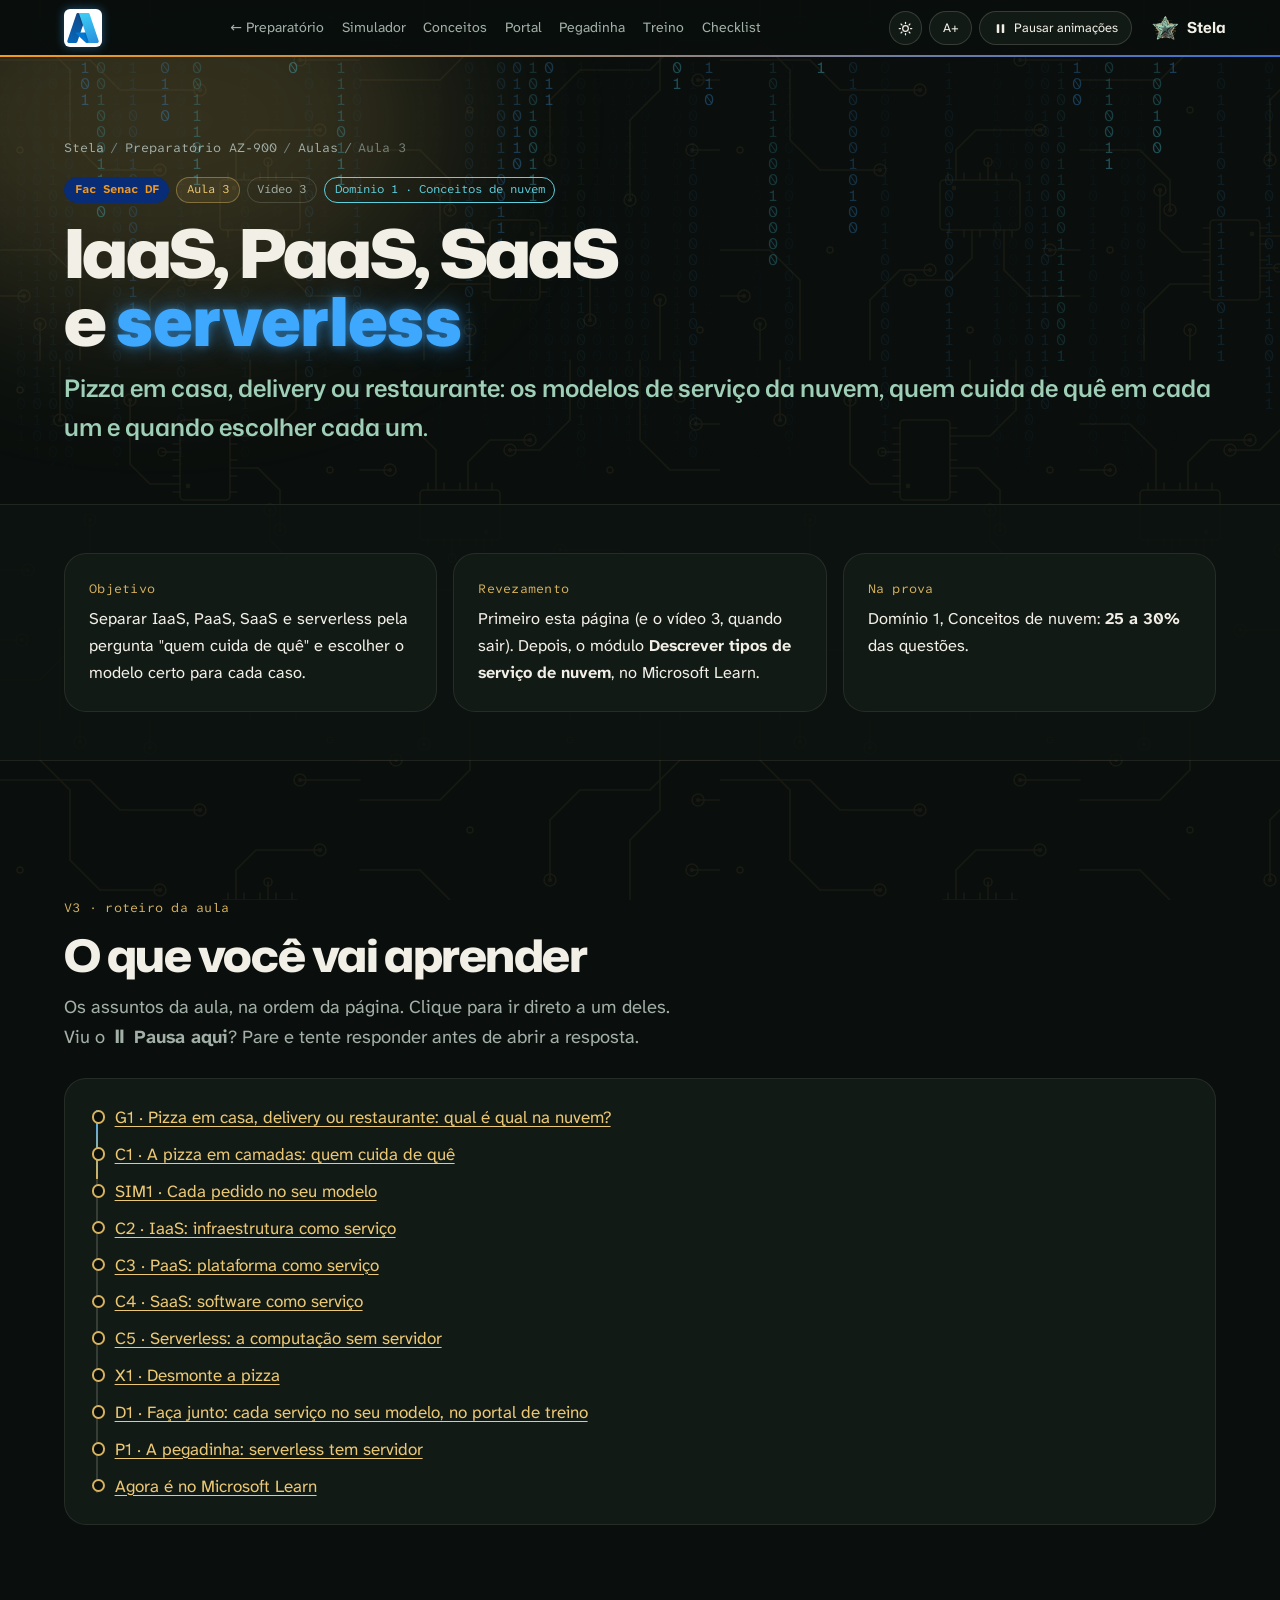
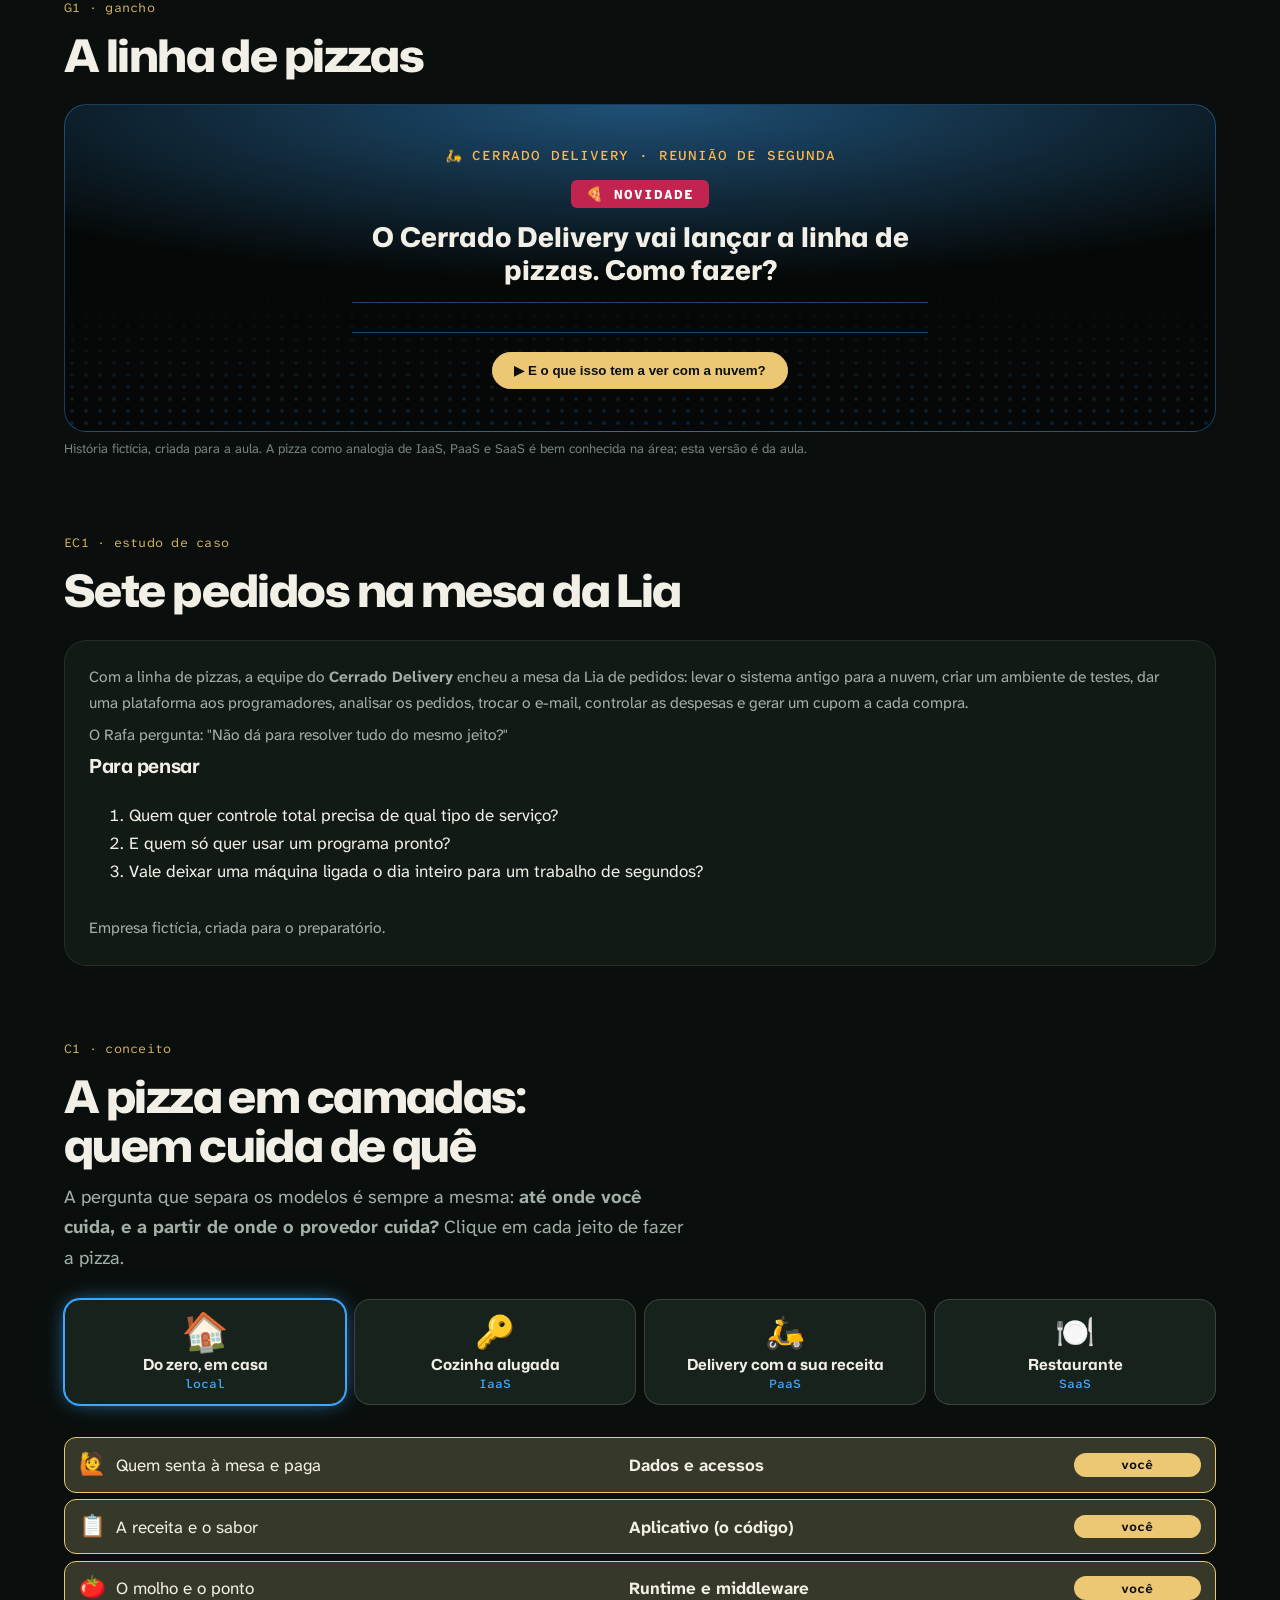
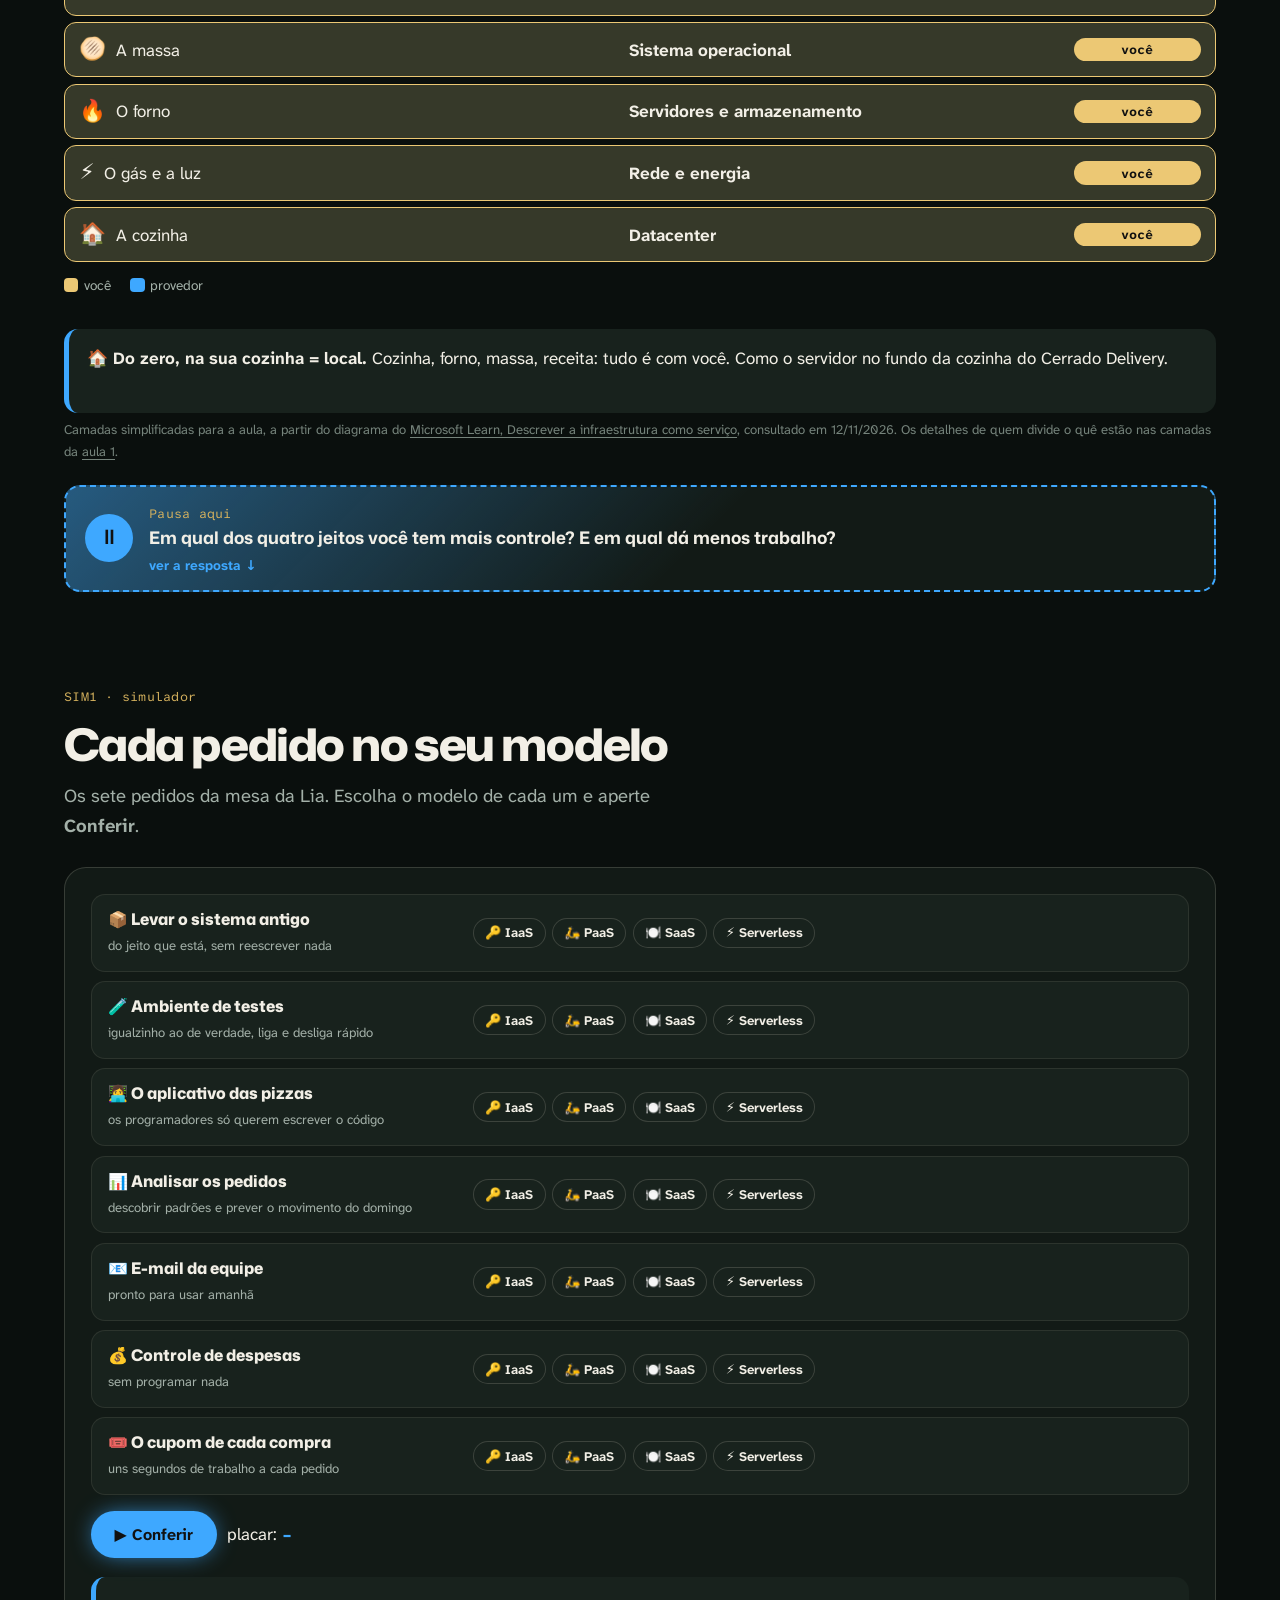
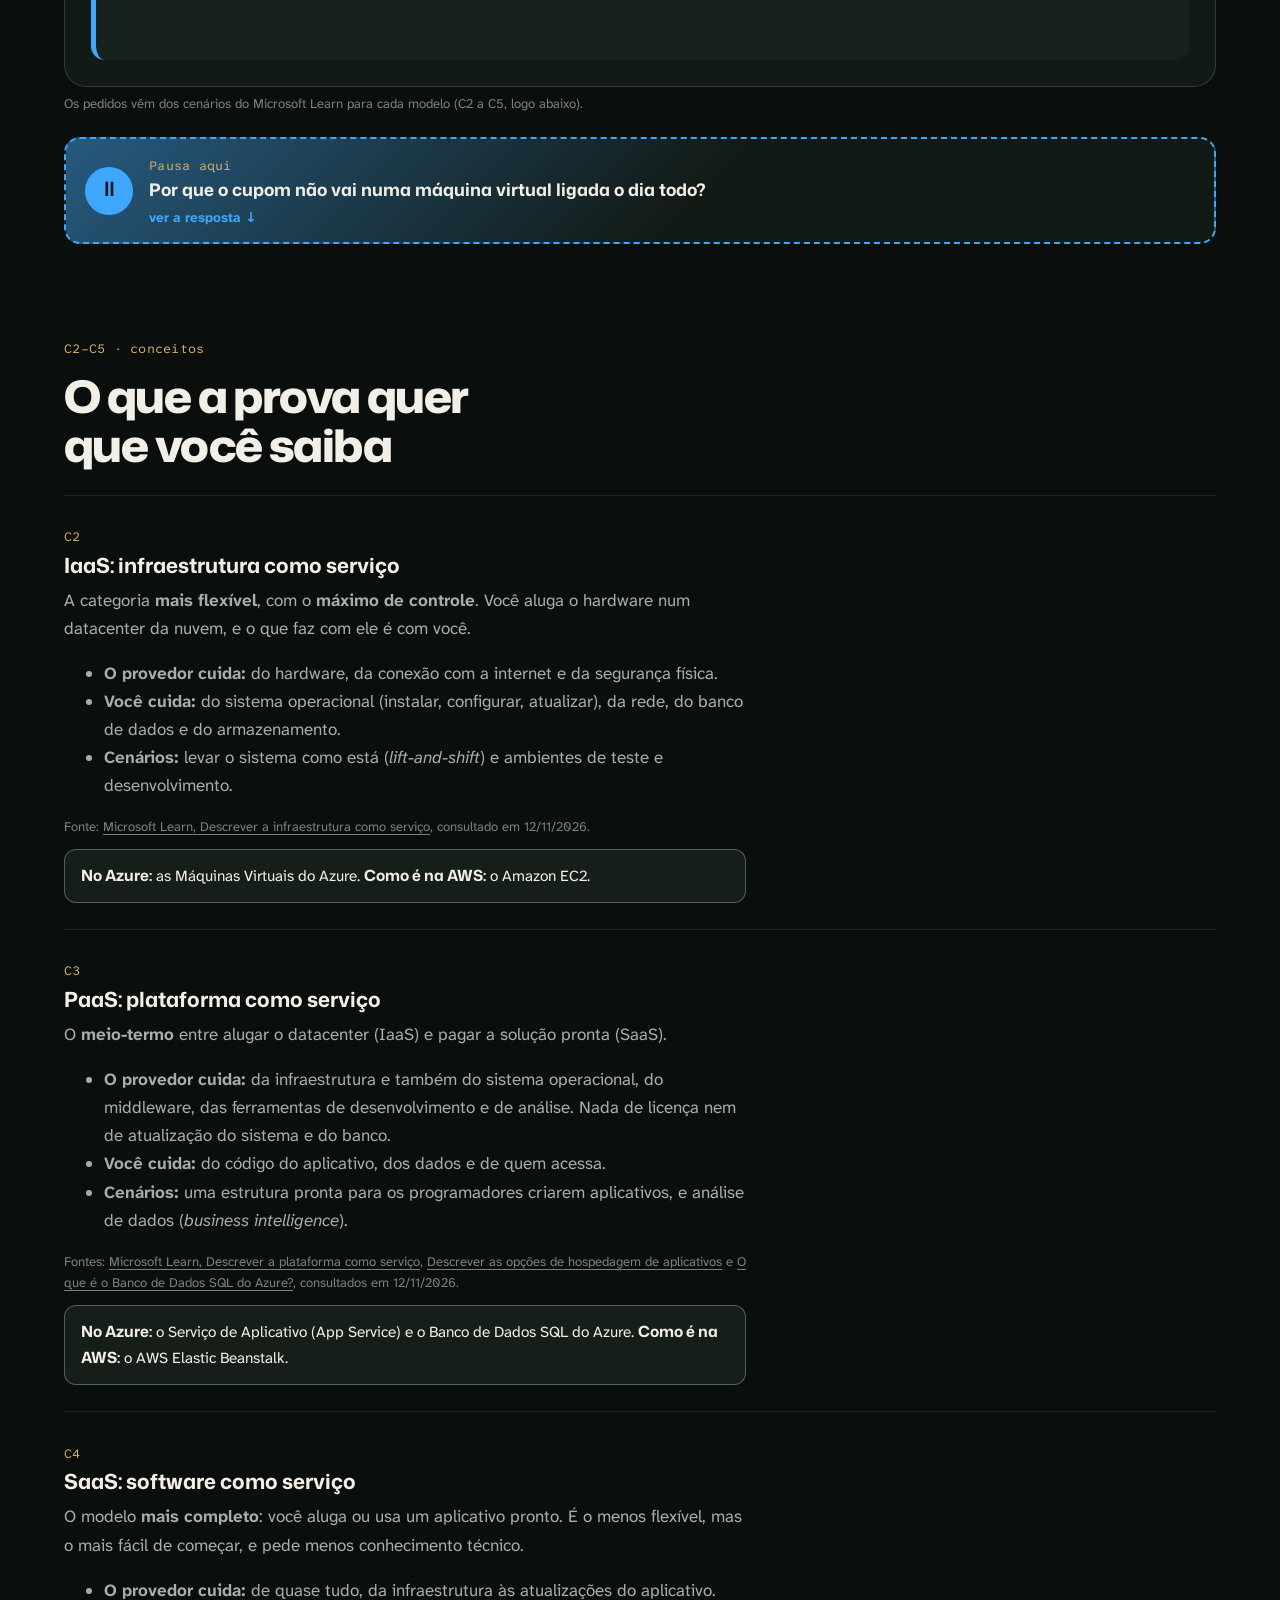
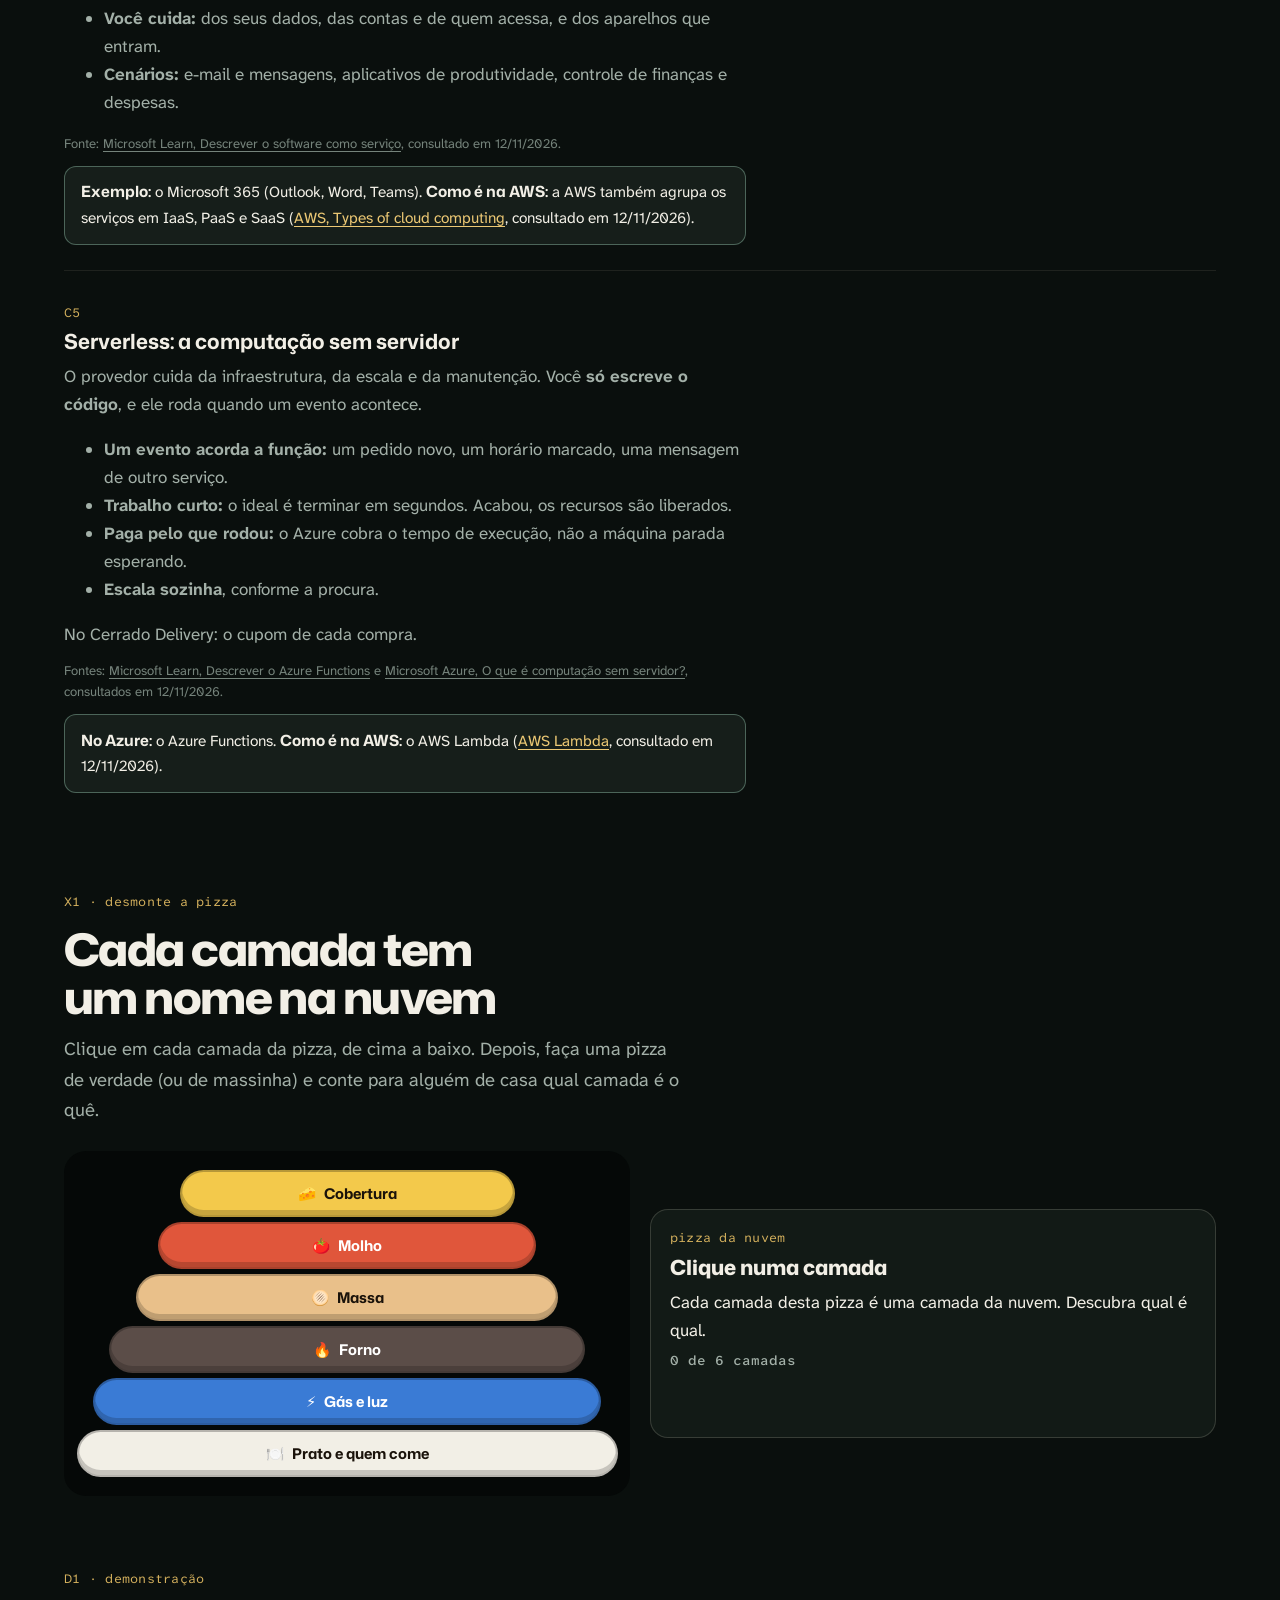
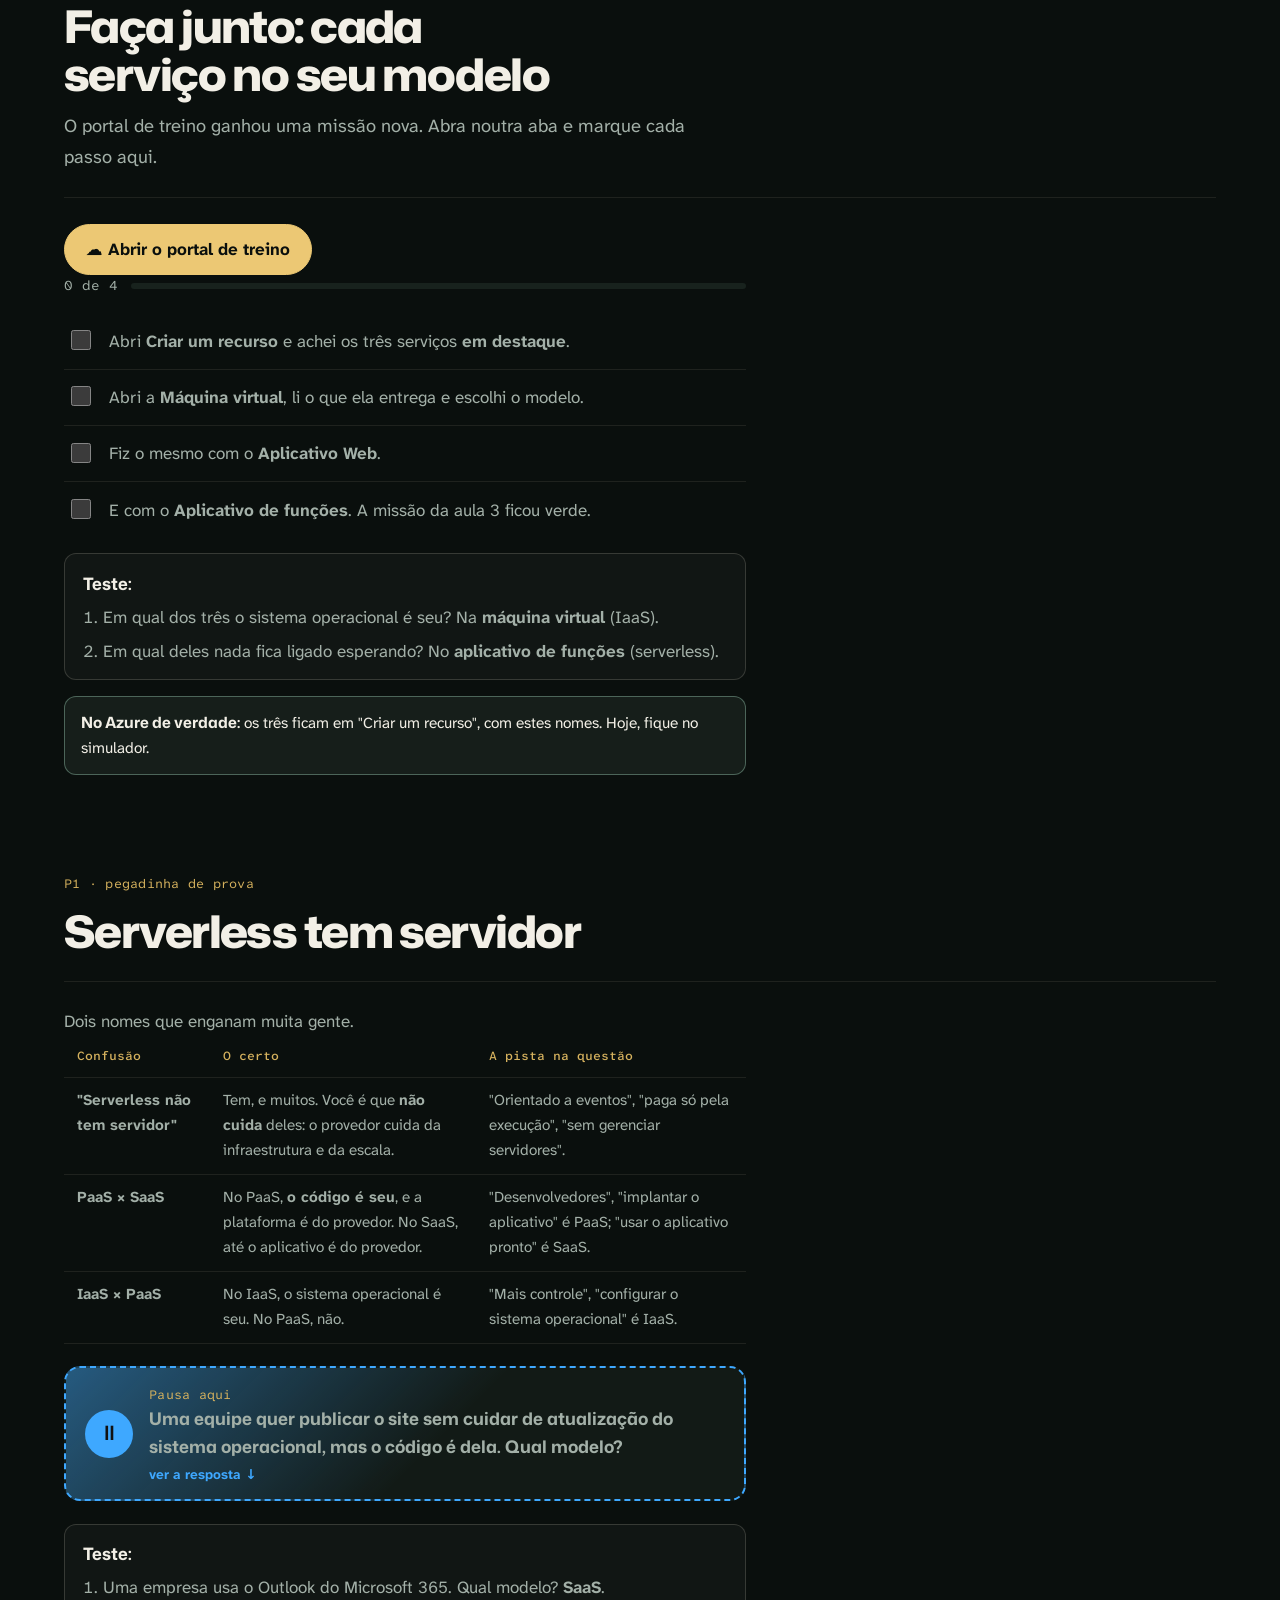
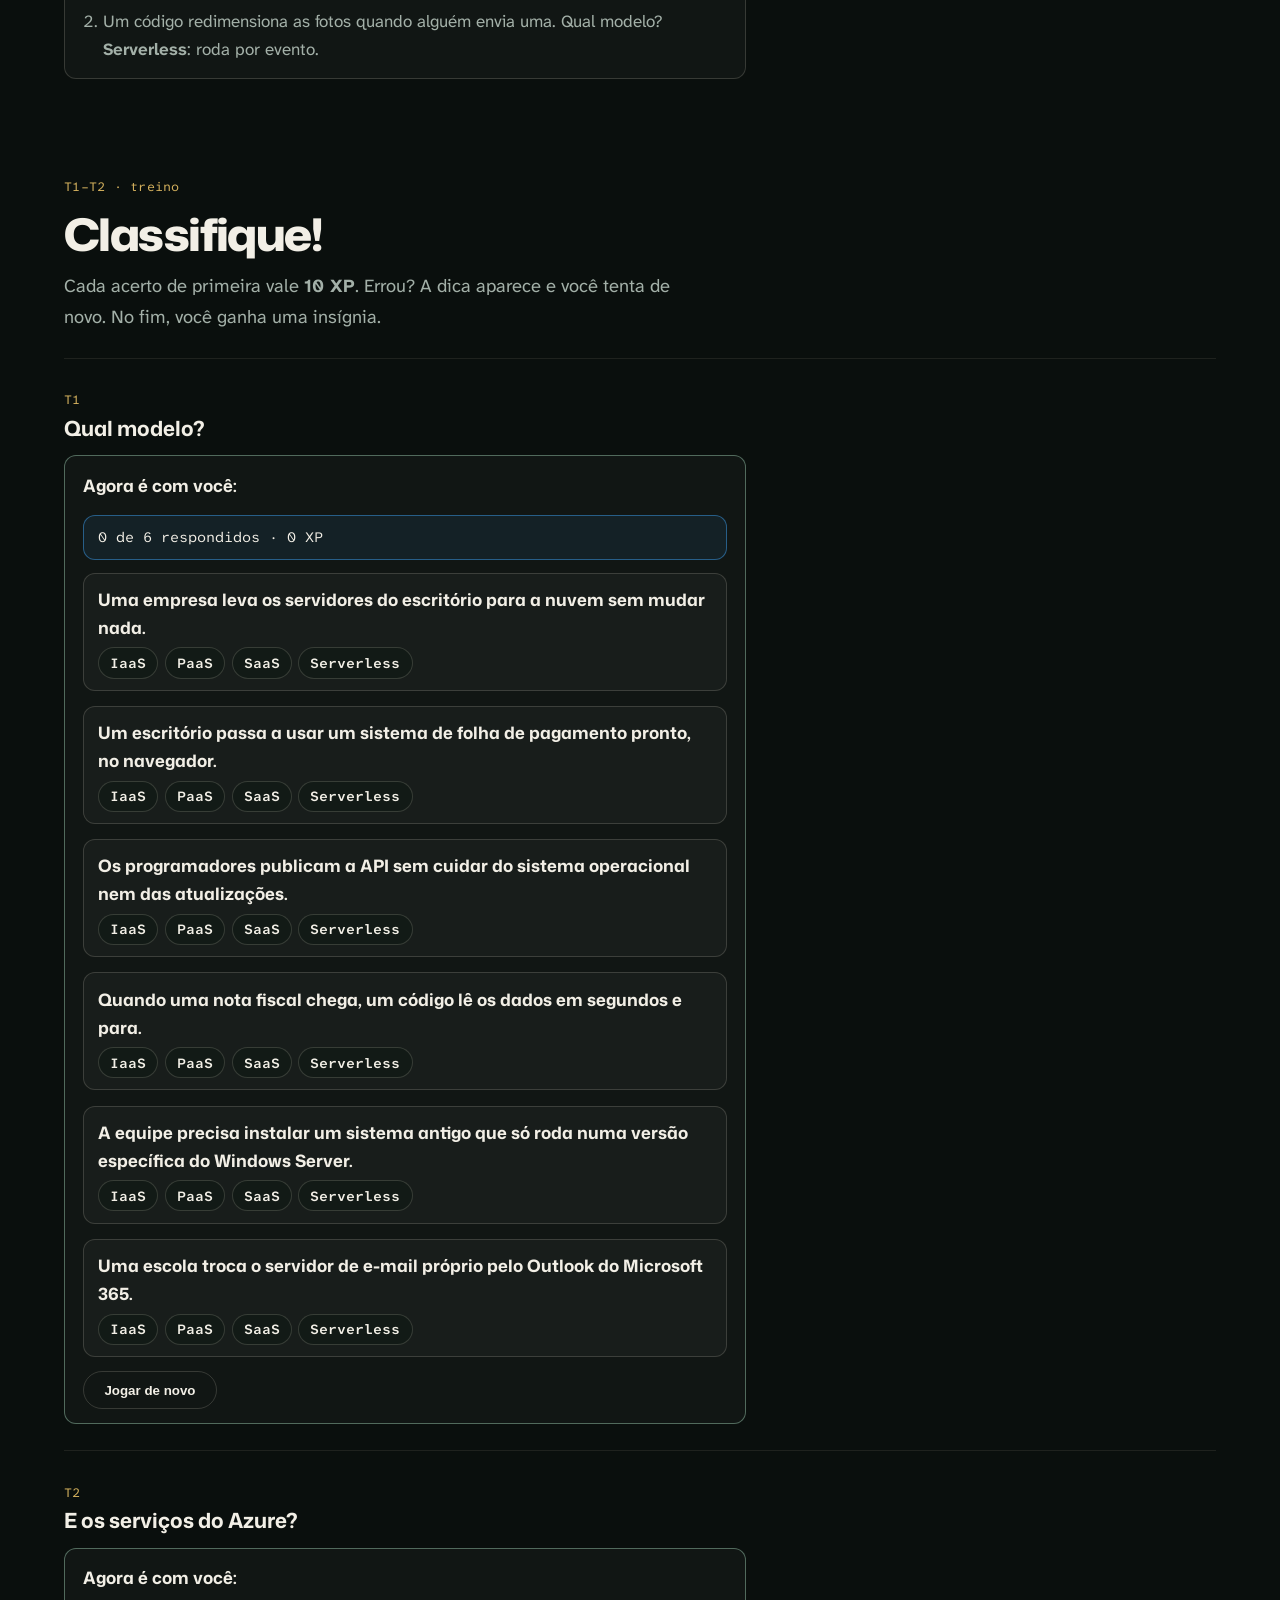
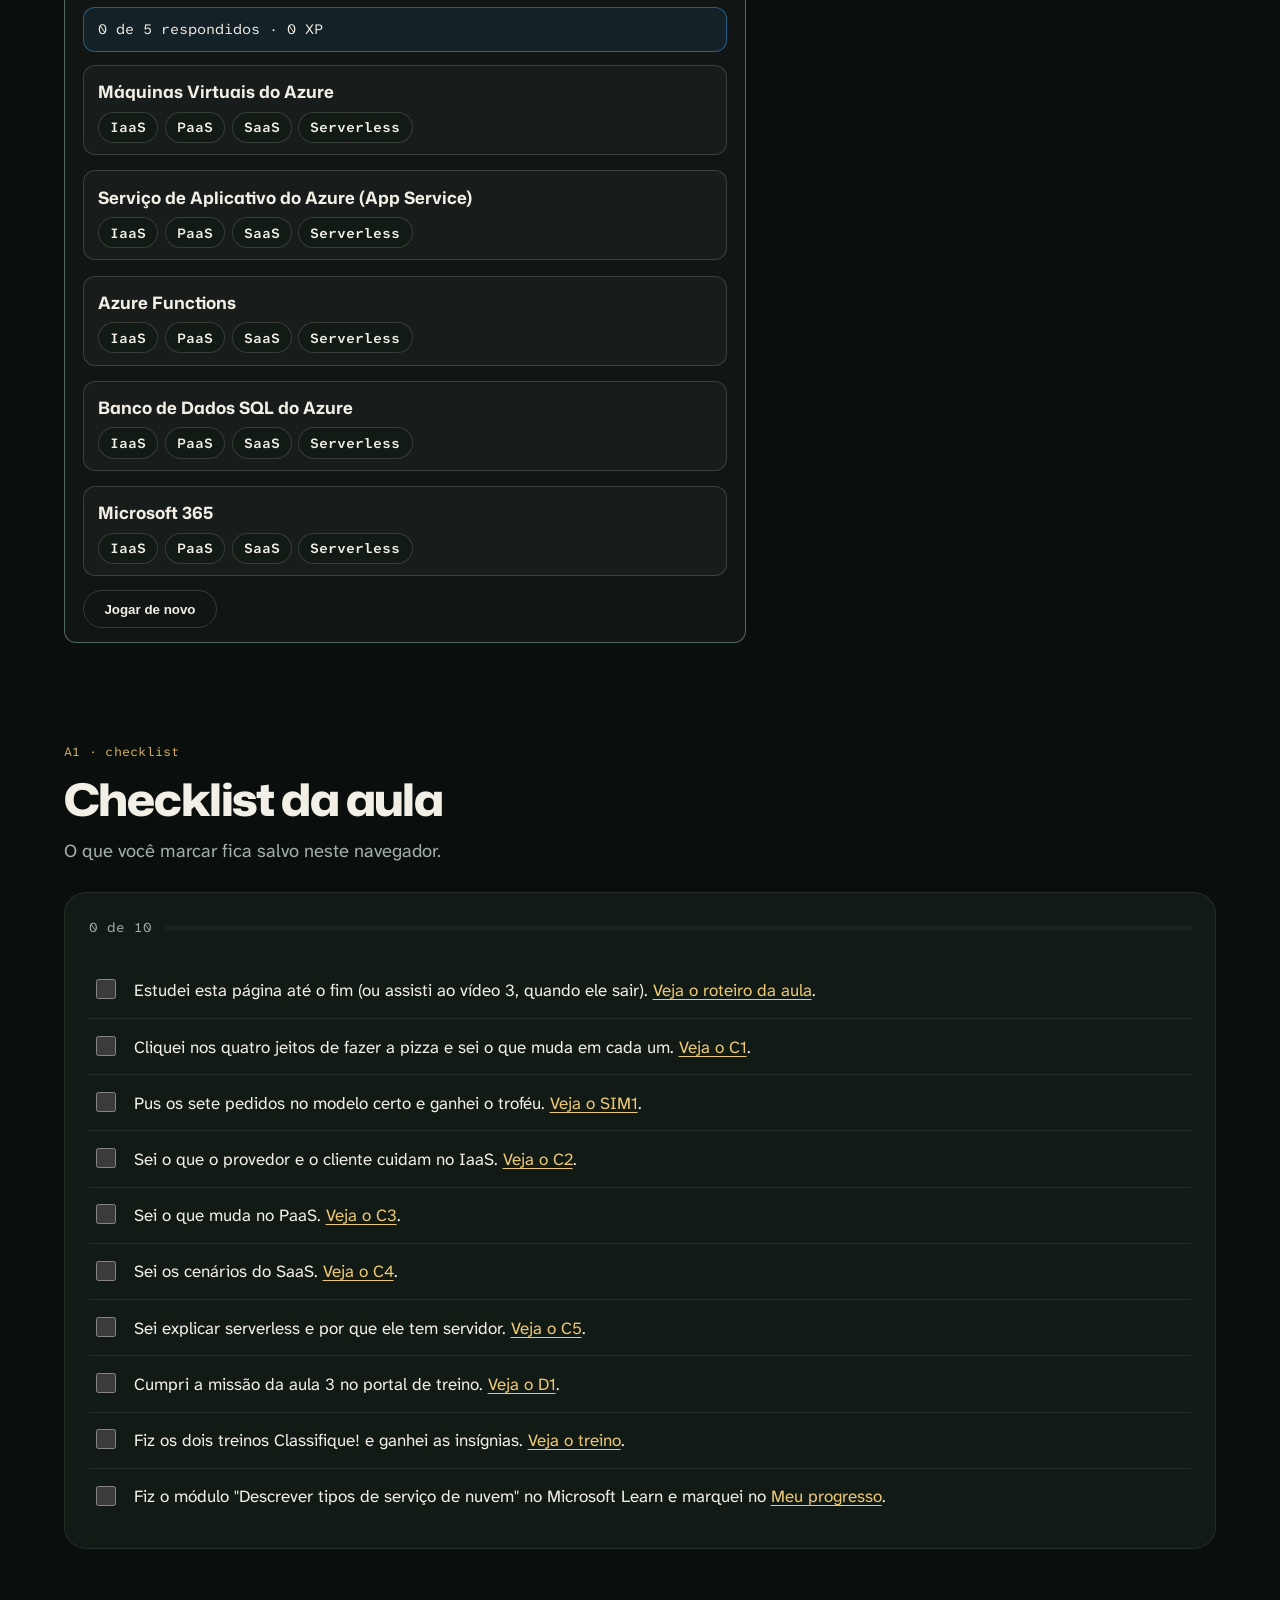
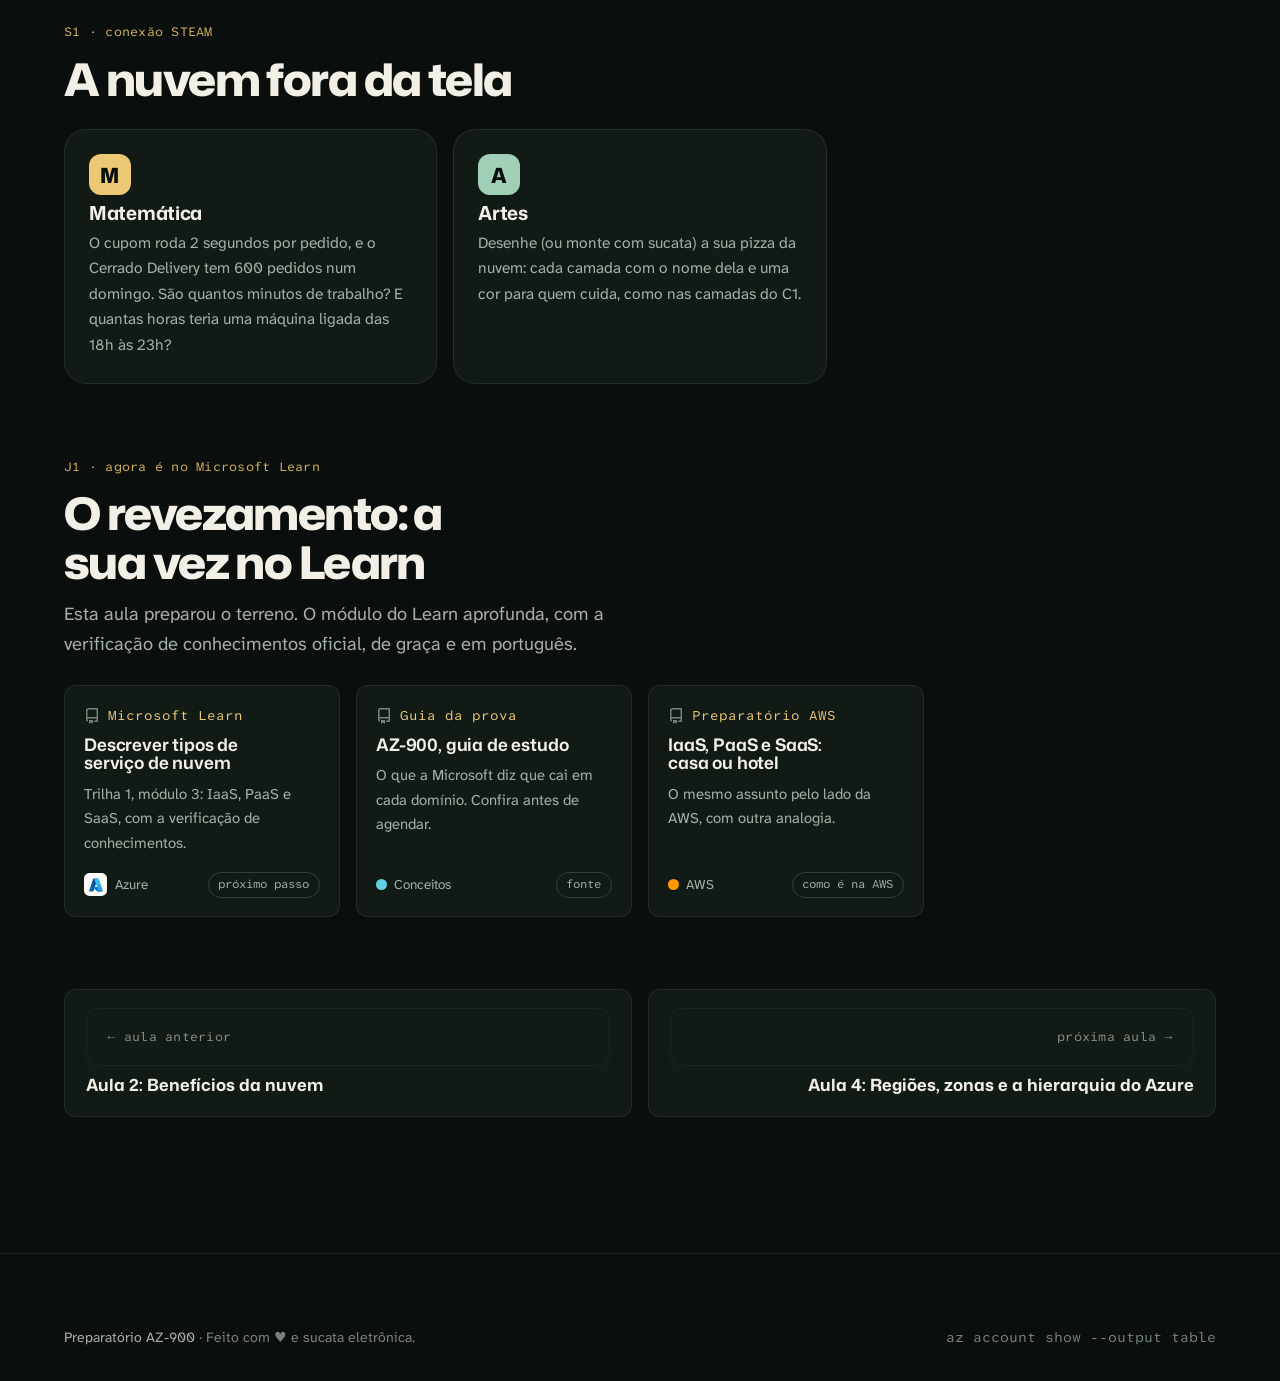
<file: aulas/aula-03.html>
<!doctype html>
<html lang="pt-BR">
<head>
  <meta charset="utf-8">
  <meta name="viewport" content="width=device-width, initial-scale=1, viewport-fit=cover">

  <!-- EDITE AQUI: número e tema da aula -->
  <title>Aula 3: IaaS, PaaS, SaaS e serverless · Preparatório AZ-900 · Stela</title>
  <meta name="description" content="Aula 3 do Preparatório AZ-900: a pizza em camadas, cada pedido no seu modelo, IaaS, PaaS, SaaS e serverless com os serviços do Azure, a pizza desmontável e a missão dos modelos no portal de treino.">

  <link rel="icon" href="../assets/img/favicon.ico" sizes="any">
  <link rel="icon" type="image/png" href="../assets/img/favicon-32.png">
  <link rel="apple-touch-icon" href="../assets/img/apple-touch-icon.png">
  <script src="../assets/js/placa.js"></script>
  <link rel="preconnect" href="https://fonts.googleapis.com">
  <link rel="preconnect" href="https://fonts.gstatic.com" crossorigin>
  <link rel="stylesheet" href="https://fonts.googleapis.com/css2?family=Mona+Sans:wdth,wght@100..125,400..900&family=Atkinson+Hyperlegible+Next:ital,wght@0,400;0,700;1,400&family=Atkinson+Hyperlegible+Mono:wght@400;500&display=swap">
  <link rel="stylesheet" href="../assets/css/estilo.css">
  <link rel="stylesheet" href="../assets/css/disciplina.css">
  <link rel="stylesheet" href="../assets/css/aula.css">
  <link rel="stylesheet" href="../assets/css/neon.css?v=3">
  <link rel="stylesheet" href="../css/interativos.css?v=1">
  <link rel="stylesheet" href="../css/aula-az.css?v=1">
  <link rel="stylesheet" href="../css/vivo.css?v=5">
</head>
<body>

  <!-- ===================== BARRA DO TOPO (igual em todos os sites) ===================== -->
  <header class="barra">
    <div class="envolve">
      <div class="marcas">
        <a class="marca-disc marca-logo" href="../" title="Página inicial do preparatório"><img src="../assets/img/tec/azure.svg" alt="Preparatório AZ-900: página inicial" width="32" height="32"></a>
      </div>
      <button type="button" class="btn-menu" id="btn-menu" aria-expanded="false" aria-controls="menu">Menu</button>
      <nav class="nav" id="menu" aria-label="Partes da aula">
        <a href="../#videos">← Preparatório</a>
        <a href="#simulador">Simulador</a>
        <a href="#c1">Conceitos</a>
        <a href="#demonstracao">Portal</a>
        <a href="#pegadinha">Pegadinha</a>
        <a href="#treino">Treino</a>
        <a href="#atividade">Checklist</a>
      </nav>
      <div class="ajustes">
        <button type="button" id="btn-tema" aria-label="Mudar para o tema claro">
          <svg class="sol" viewBox="0 0 24 24" fill="none" stroke="currentColor" stroke-width="2" stroke-linecap="round" aria-hidden="true"><circle cx="12" cy="12" r="4.5"/><path d="M12 2v2M12 20v2M4.9 4.9l1.4 1.4M17.7 17.7l1.4 1.4M2 12h2M20 12h2M4.9 19.1l1.4-1.4M17.7 6.3l1.4-1.4"/></svg>
          <svg class="lua" viewBox="0 0 24 24" fill="none" stroke="currentColor" stroke-width="2" stroke-linejoin="round" aria-hidden="true"><path d="M20.5 14.5A8.5 8.5 0 0 1 9.5 3.5a8.5 8.5 0 1 0 11 11Z"/></svg>
        </button>
        <button type="button" id="btn-fonte" aria-label="Aumentar o tamanho do texto">A+</button>
        <button type="button" id="btn-movimento" aria-pressed="false">
          <svg class="pausar" viewBox="0 0 24 24" fill="currentColor" aria-hidden="true"><rect x="6" y="5" width="4" height="14" rx="1"/><rect x="14" y="5" width="4" height="14" rx="1"/></svg>
          <svg class="tocar" viewBox="0 0 24 24" fill="currentColor" aria-hidden="true"><path d="M8 5.5v13a1 1 0 0 0 1.5.86l10.5-6.5a1 1 0 0 0 0-1.72L9.5 4.64A1 1 0 0 0 8 5.5Z"/></svg>
          <span class="rotulo">Pausar animações</span>
        </button>
        <a class="marca" href="/" title="Portal da Stela">
          <img src="../assets/img/estrela.webp" alt="" width="26" height="24">
          <span class="marca-texto">Stela</span>
        </a>
      </div>
    </div>
  </header>

  <main id="inicio">

    <!-- ===================== CABEÇALHO DA AULA ===================== -->
    <section class="aula-cab">
      <canvas class="chuva-matrix" aria-hidden="true"></canvas>
      <div class="envolve">
        <p class="trilha-migalhas">
          <a href="/">Stela</a> <span aria-hidden="true">/</span>
          <a href="../">Preparatório AZ-900</a> <span aria-hidden="true">/</span>
          <a href="../#videos">Aulas</a> <span aria-hidden="true">/</span>
          <span>Aula 3</span>
        </p>

        <!-- EDITE AQUI: número, vídeo, domínio da prova e título -->
        <div class="aula-etiquetas">
          <span class="etiqueta senac">Fac Senac DF</span>
          <span class="etiqueta ouro">Aula 3</span>
          <span class="etiqueta">Vídeo 3</span>
          <span class="etiqueta dominio" style="--cor:var(--d1)">Domínio 1 · Conceitos de nuvem</span>
        </div>
        <h1>IaaS, PaaS, SaaS e <span class="neon">serverless</span></h1>
        <p class="subtitulo">Pizza em casa, delivery ou restaurante: os modelos de serviço da nuvem, quem cuida de quê em cada um e quando escolher cada um.</p>
      </div>
    </section>

        <!-- ===================== RESUMO ===================== -->
    <section class="bloco faixa alt" aria-label="Resumo da aula">
      <div class="envolve">
        <div class="resumo">
          <div class="cartao">
            <span class="olho">Objetivo</span>
            <p>Separar IaaS, PaaS, SaaS e serverless pela pergunta "quem cuida de quê" e escolher o modelo certo para cada caso.</p>
          </div>
          <div class="cartao">
            <span class="olho">Revezamento</span>
            <p>Primeiro esta página (e o vídeo 3, quando sair). Depois, o módulo <strong>Descrever tipos de serviço de nuvem</strong>, no Microsoft Learn.</p>
          </div>
          <div class="cartao">
            <span class="olho">Na prova</span>
            <p>Domínio 1, Conceitos de nuvem: <strong>25 a 30%</strong> das questões.</p>
          </div>
        </div>
      </div>
    </section>

    <div class="bloco">
      <div class="envolve aula-corpo">

        <!-- ===================== ROTEIRO DA AULA ===================== -->
        <section class="parte" id="video">
          <div class="cab">
            <span class="olho">V3 · roteiro da aula</span>
            <h2>O que você vai aprender</h2>
            <p>Os assuntos da aula, na ordem da página. Clique para ir direto a um deles. Viu o <strong>⏸ Pausa aqui</strong>? Pare e tente responder antes de abrir a resposta.</p>
          </div>
          <div class="cartao">
            <ol class="roteiro-video sem-tempo">
              <li><a href="#gancho">G1 · Pizza em casa, delivery ou restaurante: qual é qual na nuvem?</a></li>
              <li><a href="#c1">C1 · A pizza em camadas: quem cuida de quê</a></li>
              <li><a href="#simulador">SIM1 · Cada pedido no seu modelo</a></li>
              <li><a href="#c2">C2 · IaaS: infraestrutura como serviço</a></li>
              <li><a href="#c3">C3 · PaaS: plataforma como serviço</a></li>
              <li><a href="#c4">C4 · SaaS: software como serviço</a></li>
              <li><a href="#c5">C5 · Serverless: a computação sem servidor</a></li>
              <li><a href="#pizza">X1 · Desmonte a pizza</a></li>
              <li><a href="#demonstracao">D1 · Faça junto: cada serviço no seu modelo, no portal de treino</a></li>
              <li><a href="#pegadinha">P1 · A pegadinha: serverless tem servidor</a></li>
              <li><a href="#learn">Agora é no Microsoft Learn</a></li>
            </ol>
          </div>
        </section>

        <!-- ===================== GANCHO (vivo.js, parte 1) ===================== -->
        <section class="parte" id="gancho">
          <div class="cab">
            <span class="olho">G1 · gancho</span>
            <h2>A linha de pizzas</h2>
          </div>
          <div class="gancho plantao" data-plantao data-link="#c1" data-link-texto="Veja as camadas da pizza, logo abaixo">
            <p class="gancho-evento">🛵 Cerrado Delivery · reunião de segunda</p>
            <span class="tarja">🍕 Novidade</span>
            <p class="manchete">O Cerrado Delivery vai lançar a linha de pizzas. Como fazer?</p>
            <div class="letreiro" aria-hidden="true"><span>Opção 1: montar a cozinha do zero · opção 2: alugar uma cozinha equipada · opção 3: mandar a receita para uma pizzaria fazer e entregar · opção 4: vender a pizza de um restaurante parceiro…</span></div>
            <button type="button" class="botao" data-abrir>▶ E o que isso tem a ver com a nuvem?</button>
            <div class="gancho-voto" data-revela hidden>
              <p class="gancho-pergunta" tabindex="-1">Pizza em casa, delivery ou restaurante: qual é qual na nuvem? Clique nos três.</p>
              <div class="gancho-botoes">
                <button type="button" aria-pressed="false" data-explica="🏠 Em casa, você cuida de quase tudo. Se a cozinha e o forno são seus, é o datacenter local. Se a cozinha é alugada e o resto é com você, é IaaS.">🏠 Em casa</button>
                <button type="button" aria-pressed="false" data-explica="🛵 Delivery com a sua receita é PaaS: você manda o código (a receita), e a plataforma faz a massa, assa e entrega.">🛵 Delivery</button>
                <button type="button" aria-pressed="false" data-explica="🍽️ Restaurante é SaaS: o programa vem pronto, e você só senta e usa. Seus continuam os dados e quem senta à mesa.">🍽️ Restaurante</button>
              </div>
              <p class="gancho-resposta" aria-live="polite"></p>
            </div>
          </div>
          <p class="fonte">História fictícia, criada para a aula. A pizza como analogia de IaaS, PaaS e SaaS é bem conhecida na área; esta versão é da aula.</p>
        </section>

        <!-- ===================== ESTUDO DE CASO ===================== -->
        <section class="parte" id="caso">
          <div class="cab">
            <span class="olho">EC1 · estudo de caso</span>
            <h2>Sete pedidos na mesa da Lia</h2>
          </div>
          <div class="cartao caso">
            <p>Com a linha de pizzas, a equipe do <strong>Cerrado Delivery</strong> encheu a mesa da Lia de pedidos: levar o sistema antigo para a nuvem, criar um ambiente de testes, dar uma plataforma aos programadores, analisar os pedidos, trocar o e-mail, controlar as despesas e gerar um cupom a cada compra.</p>
            <p>O Rafa pergunta: "Não dá para resolver tudo do mesmo jeito?"</p>
            <h3>Para pensar</h3>
            <ol>
              <li>Quem quer controle total precisa de qual tipo de serviço?</li>
              <li>E quem só quer usar um programa pronto?</li>
              <li>Vale deixar uma máquina ligada o dia inteiro para um trabalho de segundos?</li>
            </ol>
            <p class="fonte">Empresa fictícia, criada para o preparatório.</p>
          </div>
        </section>

        <!-- ===================== C1: A PIZZA EM CAMADAS (vivo.js, parte 3) ===================== -->
        <section class="parte" id="c1">
          <div class="cab">
            <span class="olho">C1 · conceito</span>
            <h2>A pizza em camadas: quem cuida de quê</h2>
            <p>A pergunta que separa os modelos é sempre a mesma: <strong>até onde você cuida, e a partir de onde o provedor cuida?</strong> Clique em cada jeito de fazer a pizza.</p>
          </div>
          <div class="camadas-resp" data-camadas="pizza">
            <div class="casa-modos" role="group" aria-label="Escolha o jeito de fazer a pizza">
              <button type="button" data-modelo="0" aria-pressed="true"><span class="ico" aria-hidden="true">🏠</span><strong>Do zero, em casa</strong><small>local</small></button>
              <button type="button" data-modelo="1" aria-pressed="false"><span class="ico" aria-hidden="true">🔑</span><strong>Cozinha alugada</strong><small>IaaS</small></button>
              <button type="button" data-modelo="2" aria-pressed="false"><span class="ico" aria-hidden="true">🛵</span><strong>Delivery com a sua receita</strong><small>PaaS</small></button>
              <button type="button" data-modelo="3" aria-pressed="false"><span class="ico" aria-hidden="true">🍽️</span><strong>Restaurante</strong><small>SaaS</small></button>
            </div>
            <ol class="camadas-lista">
              <li class="camada-az" data-quem="vvvv"><span class="dia"><span aria-hidden="true">🙋</span><span>Quem senta à mesa e paga</span></span><span class="tec-nome">Dados e acessos</span><span class="quem"></span></li>
              <li class="camada-az" data-quem="vvvm"><span class="dia"><span aria-hidden="true">📋</span><span>A receita e o sabor</span></span><span class="tec-nome">Aplicativo (o código)</span><span class="quem"></span></li>
              <li class="camada-az" data-quem="vvmm"><span class="dia"><span aria-hidden="true">🍅</span><span>O molho e o ponto</span></span><span class="tec-nome">Runtime e middleware</span><span class="quem"></span></li>
              <li class="camada-az" data-quem="vvmm"><span class="dia"><span aria-hidden="true">🫓</span><span>A massa</span></span><span class="tec-nome">Sistema operacional</span><span class="quem"></span></li>
              <li class="camada-az" data-quem="vmmm"><span class="dia"><span aria-hidden="true">🔥</span><span>O forno</span></span><span class="tec-nome">Servidores e armazenamento</span><span class="quem"></span></li>
              <li class="camada-az" data-quem="vmmm"><span class="dia"><span aria-hidden="true">⚡</span><span>O gás e a luz</span></span><span class="tec-nome">Rede e energia</span><span class="quem"></span></li>
              <li class="camada-az" data-quem="vmmm"><span class="dia"><span aria-hidden="true">🏠</span><span>A cozinha</span></span><span class="tec-nome">Datacenter</span><span class="quem"></span></li>
            </ol>
            <ul class="camadas-legenda">
              <li><i style="--c:var(--vivo-voce)"></i>você</li>
              <li><i style="--c:var(--neon)"></i>provedor</li>
            </ul>
            <p class="casa-fala" aria-live="polite"></p>
          </div>
          <p class="fonte">Camadas simplificadas para a aula, a partir do diagrama do <a href="https://learn.microsoft.com/pt-br/training/modules/describe-cloud-service-types/2-describe-infrastructure-service">Microsoft Learn, Descrever a infraestrutura como serviço</a>, consultado em 12/11/2026. Os detalhes de quem divide o quê estão nas camadas da <a href="aula-01.html#c2">aula 1</a>.</p>
          <details class="pausa-aqui">
            <summary><span class="pausa-icone" aria-hidden="true">⏸</span><span><span class="olho">Pausa aqui</span><strong>Em qual dos quatro jeitos você tem mais controle? E em qual dá menos trabalho?</strong></span><span class="pausa-ver">ver a resposta</span></summary>
            <div class="pausa-resposta"><p>Mais controle, entre os modelos de nuvem: a <strong>cozinha alugada (IaaS)</strong>, porque quase tudo é com você. Menos trabalho: o <strong>restaurante (SaaS)</strong>. É uma gangorra: quanto mais controle, mais responsabilidade.</p></div>
          </details>
        </section>

        <!-- ===================== SIMULADOR (vivo.js, parte 2) ===================== -->
        <section class="parte" id="simulador">
          <div class="cab">
            <span class="olho">SIM1 · simulador</span>
            <h2>Cada pedido no seu modelo</h2>
            <p>Os sete pedidos da mesa da Lia. Escolha o modelo de cada um e aperte <strong>Conferir</strong>.</p>
          </div>
          <div class="sim" data-central="pedidos">
            <ol class="central">
              <li class="central-linha" data-tarefa="servidor">
                <span class="tarefa"><strong>📦 Levar o sistema antigo</strong><small>do jeito que está, sem reescrever nada</small></span>
                <div class="dz-botoes" role="group" aria-label="Modelo para levar o sistema antigo">
                  <button type="button" data-motor="iaas" aria-pressed="false">🔑 IaaS</button>
                  <button type="button" data-motor="paas" aria-pressed="false">🛵 PaaS</button>
                  <button type="button" data-motor="saas" aria-pressed="false">🍽️ SaaS</button>
                  <button type="button" data-motor="serverless" aria-pressed="false">⚡ Serverless</button>
                </div>
                <p class="central-saida" aria-live="polite"></p>
              </li>
              <li class="central-linha" data-tarefa="testes">
                <span class="tarefa"><strong>🧪 Ambiente de testes</strong><small>igualzinho ao de verdade, liga e desliga rápido</small></span>
                <div class="dz-botoes" role="group" aria-label="Modelo para o ambiente de testes">
                  <button type="button" data-motor="iaas" aria-pressed="false">🔑 IaaS</button>
                  <button type="button" data-motor="paas" aria-pressed="false">🛵 PaaS</button>
                  <button type="button" data-motor="saas" aria-pressed="false">🍽️ SaaS</button>
                  <button type="button" data-motor="serverless" aria-pressed="false">⚡ Serverless</button>
                </div>
                <p class="central-saida" aria-live="polite"></p>
              </li>
              <li class="central-linha" data-tarefa="devs">
                <span class="tarefa"><strong>👩‍💻 O aplicativo das pizzas</strong><small>os programadores só querem escrever o código</small></span>
                <div class="dz-botoes" role="group" aria-label="Modelo para o aplicativo das pizzas">
                  <button type="button" data-motor="iaas" aria-pressed="false">🔑 IaaS</button>
                  <button type="button" data-motor="paas" aria-pressed="false">🛵 PaaS</button>
                  <button type="button" data-motor="saas" aria-pressed="false">🍽️ SaaS</button>
                  <button type="button" data-motor="serverless" aria-pressed="false">⚡ Serverless</button>
                </div>
                <p class="central-saida" aria-live="polite"></p>
              </li>
              <li class="central-linha" data-tarefa="bi">
                <span class="tarefa"><strong>📊 Analisar os pedidos</strong><small>descobrir padrões e prever o movimento do domingo</small></span>
                <div class="dz-botoes" role="group" aria-label="Modelo para analisar os pedidos">
                  <button type="button" data-motor="iaas" aria-pressed="false">🔑 IaaS</button>
                  <button type="button" data-motor="paas" aria-pressed="false">🛵 PaaS</button>
                  <button type="button" data-motor="saas" aria-pressed="false">🍽️ SaaS</button>
                  <button type="button" data-motor="serverless" aria-pressed="false">⚡ Serverless</button>
                </div>
                <p class="central-saida" aria-live="polite"></p>
              </li>
              <li class="central-linha" data-tarefa="email">
                <span class="tarefa"><strong>📧 E-mail da equipe</strong><small>pronto para usar amanhã</small></span>
                <div class="dz-botoes" role="group" aria-label="Modelo para o e-mail da equipe">
                  <button type="button" data-motor="iaas" aria-pressed="false">🔑 IaaS</button>
                  <button type="button" data-motor="paas" aria-pressed="false">🛵 PaaS</button>
                  <button type="button" data-motor="saas" aria-pressed="false">🍽️ SaaS</button>
                  <button type="button" data-motor="serverless" aria-pressed="false">⚡ Serverless</button>
                </div>
                <p class="central-saida" aria-live="polite"></p>
              </li>
              <li class="central-linha" data-tarefa="financas">
                <span class="tarefa"><strong>💰 Controle de despesas</strong><small>sem programar nada</small></span>
                <div class="dz-botoes" role="group" aria-label="Modelo para o controle de despesas">
                  <button type="button" data-motor="iaas" aria-pressed="false">🔑 IaaS</button>
                  <button type="button" data-motor="paas" aria-pressed="false">🛵 PaaS</button>
                  <button type="button" data-motor="saas" aria-pressed="false">🍽️ SaaS</button>
                  <button type="button" data-motor="serverless" aria-pressed="false">⚡ Serverless</button>
                </div>
                <p class="central-saida" aria-live="polite"></p>
              </li>
              <li class="central-linha" data-tarefa="cupom">
                <span class="tarefa"><strong>🎟️ O cupom de cada compra</strong><small>uns segundos de trabalho a cada pedido</small></span>
                <div class="dz-botoes" role="group" aria-label="Modelo para o cupom de cada compra">
                  <button type="button" data-motor="iaas" aria-pressed="false">🔑 IaaS</button>
                  <button type="button" data-motor="paas" aria-pressed="false">🛵 PaaS</button>
                  <button type="button" data-motor="saas" aria-pressed="false">🍽️ SaaS</button>
                  <button type="button" data-motor="serverless" aria-pressed="false">⚡ Serverless</button>
                </div>
                <p class="central-saida" aria-live="polite"></p>
              </li>
            </ol>
            <div class="sim-acoes"><button type="button" class="vai">▶ Conferir</button><span>placar: <span class="central-placar" data-placar>–</span></span></div>
            <p class="casa-fala" aria-live="polite"></p>
          </div>
          <p class="fonte">Os pedidos vêm dos cenários do Microsoft Learn para cada modelo (C2 a C5, logo abaixo).</p>

          <details class="pausa-aqui">
            <summary><span class="pausa-icone" aria-hidden="true">⏸</span><span><span class="olho">Pausa aqui</span><strong>Por que o cupom não vai numa máquina virtual ligada o dia todo?</strong></span><span class="pausa-ver">ver a resposta</span></summary>
            <div class="pausa-resposta"><p>Porque ele trabalha uns segundos por pedido. A máquina ficaria quase o dia inteiro parada, e você pagaria cada hora. No <strong>serverless</strong>, um evento acorda a função, e você paga só o tempo em que ela rodou.</p></div>
          </details>
        </section>

        <!-- ===================== CONCEITOS ===================== -->
        <section class="parte" id="conceitos">
          <div class="cab">
            <span class="olho">C2–C5 · conceitos</span>
            <h2>O que a prova quer que você saiba</h2>
          </div>

          <div class="conceito" style="grid-template-columns:1fr" id="c2">
            <div class="texto">
              <span class="olho">C2</span>
              <h3>IaaS: infraestrutura como serviço</h3>
              <p>A categoria <strong>mais flexível</strong>, com o <strong>máximo de controle</strong>. Você aluga o hardware num datacenter da nuvem, e o que faz com ele é com você.</p>
              <ul>
                <li><strong>O provedor cuida:</strong> do hardware, da conexão com a internet e da segurança física.</li>
                <li><strong>Você cuida:</strong> do sistema operacional (instalar, configurar, atualizar), da rede, do banco de dados e do armazenamento.</li>
                <li><strong>Cenários:</strong> levar o sistema como está (<em>lift-and-shift</em>) e ambientes de teste e desenvolvimento.</li>
              </ul>
              <p class="fonte">Fonte: <a href="https://learn.microsoft.com/pt-br/training/modules/describe-cloud-service-types/2-describe-infrastructure-service">Microsoft Learn, Descrever a infraestrutura como serviço</a>, consultado em 12/11/2026.</p>
              <p class="dica"><strong>No Azure:</strong> as Máquinas Virtuais do Azure. <strong>Como é na AWS:</strong> o Amazon EC2.</p>
            </div>
          </div>

          <div class="conceito" style="grid-template-columns:1fr" id="c3">
            <div class="texto">
              <span class="olho">C3</span>
              <h3>PaaS: plataforma como serviço</h3>
              <p>O <strong>meio-termo</strong> entre alugar o datacenter (IaaS) e pagar a solução pronta (SaaS).</p>
              <ul>
                <li><strong>O provedor cuida:</strong> da infraestrutura e também do sistema operacional, do middleware, das ferramentas de desenvolvimento e de análise. Nada de licença nem de atualização do sistema e do banco.</li>
                <li><strong>Você cuida:</strong> do código do aplicativo, dos dados e de quem acessa.</li>
                <li><strong>Cenários:</strong> uma estrutura pronta para os programadores criarem aplicativos, e análise de dados (<em>business intelligence</em>).</li>
              </ul>
              <p class="fonte">Fontes: <a href="https://learn.microsoft.com/pt-br/training/modules/describe-cloud-service-types/3-describe-platform-service">Microsoft Learn, Descrever a plataforma como serviço</a>, <a href="https://learn.microsoft.com/pt-br/training/modules/describe-azure-compute-networking-services/7-describe-application-hosting-options">Descrever as opções de hospedagem de aplicativos</a> e <a href="https://learn.microsoft.com/pt-br/azure/azure-sql/database/sql-database-paas-overview">O que é o Banco de Dados SQL do Azure?</a>, consultados em 12/11/2026.</p>
              <p class="dica"><strong>No Azure:</strong> o Serviço de Aplicativo (App Service) e o Banco de Dados SQL do Azure. <strong>Como é na AWS:</strong> o AWS Elastic Beanstalk.</p>
            </div>
          </div>

          <div class="conceito" style="grid-template-columns:1fr" id="c4">
            <div class="texto">
              <span class="olho">C4</span>
              <h3>SaaS: software como serviço</h3>
              <p>O modelo <strong>mais completo</strong>: você aluga ou usa um aplicativo pronto. É o menos flexível, mas o mais fácil de começar, e pede menos conhecimento técnico.</p>
              <ul>
                <li><strong>O provedor cuida:</strong> de quase tudo, da infraestrutura às atualizações do aplicativo.</li>
                <li><strong>Você cuida:</strong> dos seus dados, das contas e de quem acessa, e dos aparelhos que entram.</li>
                <li><strong>Cenários:</strong> e-mail e mensagens, aplicativos de produtividade, controle de finanças e despesas.</li>
              </ul>
              <p class="fonte">Fonte: <a href="https://learn.microsoft.com/pt-br/training/modules/describe-cloud-service-types/4-describe-software-service">Microsoft Learn, Descrever o software como serviço</a>, consultado em 12/11/2026.</p>
              <p class="dica"><strong>Exemplo:</strong> o Microsoft 365 (Outlook, Word, Teams). <strong>Como é na AWS:</strong> a AWS também agrupa os serviços em IaaS, PaaS e SaaS (<a href="https://aws.amazon.com/types-of-cloud-computing/">AWS, Types of cloud computing</a>, consultado em 12/11/2026).</p>
            </div>
          </div>

          <div class="conceito" style="grid-template-columns:1fr" id="c5">
            <div class="texto">
              <span class="olho">C5</span>
              <h3>Serverless: a computação sem servidor</h3>
              <p>O provedor cuida da infraestrutura, da escala e da manutenção. Você <strong>só escreve o código</strong>, e ele roda quando um evento acontece.</p>
              <ul>
                <li><strong>Um evento acorda a função:</strong> um pedido novo, um horário marcado, uma mensagem de outro serviço.</li>
                <li><strong>Trabalho curto:</strong> o ideal é terminar em segundos. Acabou, os recursos são liberados.</li>
                <li><strong>Paga pelo que rodou:</strong> o Azure cobra o tempo de execução, não a máquina parada esperando.</li>
                <li><strong>Escala sozinha</strong>, conforme a procura.</li>
              </ul>
              <p>No Cerrado Delivery: o cupom de cada compra.</p>
              <p class="fonte">Fontes: <a href="https://learn.microsoft.com/pt-br/training/modules/describe-azure-compute-networking-services/6-functions">Microsoft Learn, Descrever o Azure Functions</a> e <a href="https://azure.microsoft.com/pt-br/resources/cloud-computing-dictionary/what-is-serverless-computing">Microsoft Azure, O que é computação sem servidor?</a>, consultados em 12/11/2026.</p>
              <p class="dica"><strong>No Azure:</strong> o Azure Functions. <strong>Como é na AWS:</strong> o AWS Lambda (<a href="https://aws.amazon.com/lambda/">AWS Lambda</a>, consultado em 12/11/2026).</p>
            </div>
          </div>
        </section>

        <!-- ===================== DESMONTE A PIZZA (vivo.js, parte 4) ===================== -->
        <section class="parte" id="pizza">
          <div class="cab">
            <span class="olho">X1 · desmonte a pizza</span>
            <h2>Cada camada tem um nome na nuvem</h2>
            <p>Clique em cada camada da pizza, de cima a baixo. Depois, faça uma pizza de verdade (ou de massinha) e conte para alguém de casa qual camada é o quê.</p>
          </div>
          <div class="pizza-nuvem placa-nuvem" data-placa="pizza">
            <div class="pizza-pilha">
              <button type="button" class="p-cobertura" data-peca="cobertura" aria-pressed="false"><span aria-hidden="true">🧀</span>Cobertura</button>
              <button type="button" class="p-molho" data-peca="molho" aria-pressed="false"><span aria-hidden="true">🍅</span>Molho</button>
              <button type="button" class="p-massa" data-peca="massa" aria-pressed="false"><span aria-hidden="true">🫓</span>Massa</button>
              <button type="button" class="p-forno" data-peca="forno" aria-pressed="false"><span aria-hidden="true">🔥</span>Forno</button>
              <button type="button" class="p-gas" data-peca="gas" aria-pressed="false"><span aria-hidden="true">⚡</span>Gás e luz</button>
              <button type="button" class="p-prato" data-peca="prato" aria-pressed="false"><span aria-hidden="true">🍽️</span>Prato e quem come</button>
            </div>
            <div class="placa-ficha" aria-live="polite">
              <span class="olho">pizza da nuvem</span>
              <h4>Clique numa camada</h4>
              <p>Cada camada desta pizza é uma camada da nuvem. Descubra qual é qual.</p>
              <p class="placa-contagem">0 de 6 camadas</p>
            </div>
          </div>
        </section>

        <!-- ===================== DEMONSTRAÇÃO ===================== -->
        <section class="parte" id="demonstracao">
          <div class="cab">
            <span class="olho">D1 · demonstração</span>
            <h2>Faça junto: cada serviço no seu modelo</h2>
            <p>O portal de treino ganhou uma missão nova. Abra noutra aba e marque cada passo aqui.</p>
          </div>

          <div class="conceito" style="grid-template-columns:1fr">
            <div class="texto">
              <p><a class="botao" href="../portal/" target="_blank" rel="noopener">☁️ Abrir o portal de treino</a></p>
              <div class="progresso-atividade" data-progresso="portal-aula-03">
                <span class="contagem">0 de 4</span>
                <span class="barra-progresso"><span></span></span>
              </div>
              <ol class="checklist" id="portal-aula-03">
                <li><label><input type="checkbox"><span>Abri <strong>Criar um recurso</strong> e achei os três serviços <strong>em destaque</strong>.</span></label></li>
                <li><label><input type="checkbox"><span>Abri a <strong>Máquina virtual</strong>, li o que ela entrega e escolhi o modelo.</span></label></li>
                <li><label><input type="checkbox"><span>Fiz o mesmo com o <strong>Aplicativo Web</strong>.</span></label></li>
                <li><label><input type="checkbox"><span>E com o <strong>Aplicativo de funções</strong>. A missão da aula 3 ficou verde.</span></label></li>
              </ol>
              <div class="faca-assim">
                <strong>Teste:</strong>
                <ol>
                  <li>Em qual dos três o sistema operacional é seu? Na <strong>máquina virtual</strong> (IaaS).</li>
                  <li>Em qual deles nada fica ligado esperando? No <strong>aplicativo de funções</strong> (serverless).</li>
                </ol>
              </div>
              <p class="dica"><strong>No Azure de verdade:</strong> os três ficam em "Criar um recurso", com estes nomes. Hoje, fique no simulador.</p>
            </div>
          </div>
        </section>

        <!-- ===================== PEGADINHA ===================== -->
        <section class="parte" id="pegadinha">
          <div class="cab">
            <span class="olho">P1 · pegadinha de prova</span>
            <h2>Serverless tem servidor</h2>
          </div>

          <div class="conceito" style="grid-template-columns:1fr">
            <div class="texto">
              <p>Dois nomes que enganam muita gente.</p>
              <div class="tabela-rola"><table class="metodos"><thead><tr><th>Confusão</th><th>O certo</th><th>A pista na questão</th></tr></thead><tbody>
                <tr><td><strong>"Serverless não tem servidor"</strong></td><td>Tem, e muitos. Você é que <strong>não cuida</strong> deles: o provedor cuida da infraestrutura e da escala.</td><td>"Orientado a eventos", "paga só pela execução", "sem gerenciar servidores".</td></tr>
                <tr><td><strong>PaaS × SaaS</strong></td><td>No PaaS, <strong>o código é seu</strong>, e a plataforma é do provedor. No SaaS, até o aplicativo é do provedor.</td><td>"Desenvolvedores", "implantar o aplicativo" é PaaS; "usar o aplicativo pronto" é SaaS.</td></tr>
                <tr><td><strong>IaaS × PaaS</strong></td><td>No IaaS, o sistema operacional é seu. No PaaS, não.</td><td>"Mais controle", "configurar o sistema operacional" é IaaS.</td></tr>
              </tbody></table></div>
              <details class="pausa-aqui">
                <summary><span class="pausa-icone" aria-hidden="true">⏸</span><span><span class="olho">Pausa aqui</span><strong>Uma equipe quer publicar o site sem cuidar de atualização do sistema operacional, mas o código é dela. Qual modelo?</strong></span><span class="pausa-ver">ver a resposta</span></summary>
                <div class="pausa-resposta"><p><strong>PaaS</strong>, como o Serviço de Aplicativo do Azure. O código é da equipe; o sistema operacional e as atualizações ficam com o provedor.</p></div>
              </details>
              <div class="faca-assim">
                <strong>Teste:</strong>
                <ol>
                  <li>Uma empresa usa o Outlook do Microsoft 365. Qual modelo? <strong>SaaS</strong>.</li>
                  <li>Um código redimensiona as fotos quando alguém envia uma. Qual modelo? <strong>Serverless</strong>: roda por evento.</li>
                </ol>
              </div>
            </div>
          </div>
        </section>

        <!-- ===================== TREINO ===================== -->
        <section class="parte" id="treino">
          <div class="cab">
            <span class="olho">T1–T2 · treino</span>
            <h2>Classifique!</h2>
            <p>Cada acerto de primeira vale <strong>10 XP</strong>. Errou? A dica aparece e você tenta de novo. No fim, você ganha uma insígnia.</p>
          </div>

          <div class="conceito" style="grid-template-columns:1fr" id="treino-1">
            <div class="texto">
              <span class="olho">T1</span>
              <h3>Qual modelo?</h3>
              <div class="faca-assim desafio">
                <strong>Agora é com você:</strong>
                <div class="classifica" data-opcoes="iaas:IaaS,paas:PaaS,saas:SaaS,serverless:Serverless" data-dica="Pense em quem cuida do sistema operacional, e se o código roda o tempo todo ou só quando algo acontece.">
                  <p class="classifica-placar" aria-live="polite"></p>
                  <ol class="classifica-itens">
                    <li data-resposta="iaas" data-explica="Levar as máquinas do jeito que estão é lift-and-shift: IaaS.">Uma empresa leva os servidores do escritório para a nuvem sem mudar nada.</li>
                    <li data-resposta="saas" data-explica="Um aplicativo pronto para usar: SaaS.">Um escritório passa a usar um sistema de folha de pagamento pronto, no navegador.</li>
                    <li data-resposta="paas" data-explica="Os programadores só cuidam do código; a plataforma é do provedor: PaaS.">Os programadores publicam a API sem cuidar do sistema operacional nem das atualizações.</li>
                    <li data-resposta="serverless" data-explica="Um evento (a nota enviada) acorda o código, que roda e para: serverless.">Quando uma nota fiscal chega, um código lê os dados em segundos e para.</li>
                    <li data-resposta="iaas" data-explica="Controle total do sistema operacional: IaaS.">A equipe precisa instalar um sistema antigo que só roda numa versão específica do Windows Server.</li>
                    <li data-resposta="saas" data-explica="E-mail e mensagens prontos: SaaS.">Uma escola troca o servidor de e-mail próprio pelo Outlook do Microsoft 365.</li>
                  </ol>
                  <button type="button" class="botao contorno classifica-reiniciar">Jogar de novo</button>
                </div>
              </div>
            </div>
          </div>

          <div class="conceito" style="grid-template-columns:1fr" id="treino-2">
            <div class="texto">
              <span class="olho">T2</span>
              <h3>E os serviços do Azure?</h3>
              <div class="faca-assim desafio">
                <strong>Agora é com você:</strong>
                <div class="classifica" data-opcoes="iaas:IaaS,paas:PaaS,saas:SaaS,serverless:Serverless" data-dica="Volte aos quadros “No Azure” do C2 ao C5.">
                  <p class="classifica-placar" aria-live="polite"></p>
                  <ol class="classifica-itens">
                    <li data-resposta="iaas" data-explica="Você recebe a máquina e cuida do sistema para cima: IaaS.">Máquinas Virtuais do Azure</li>
                    <li data-resposta="paas" data-explica="Você envia o código do site, e o Azure cuida do resto: PaaS.">Serviço de Aplicativo do Azure (App Service)</li>
                    <li data-resposta="serverless" data-explica="Roda por evento e cobra pelo tempo de execução: serverless.">Azure Functions</li>
                    <li data-resposta="paas" data-explica="Banco gerenciado: atualização, backup e monitoramento são do Azure. A Microsoft chama de PaaS.">Banco de Dados SQL do Azure</li>
                    <li data-resposta="saas" data-explica="Word, Excel, Outlook e Teams prontos: SaaS.">Microsoft 365</li>
                  </ol>
                  <button type="button" class="botao contorno classifica-reiniciar">Jogar de novo</button>
                </div>
              </div>
            </div>
          </div>
        </section>

        <!-- ===================== ATIVIDADE ===================== -->
        <section class="parte" id="atividade">
          <div class="cab">
            <span class="olho">A1 · checklist</span>
            <h2>Checklist da aula</h2>
            <p>O que você marcar fica salvo neste navegador.</p>
          </div>

          <div class="cartao">
            <div class="progresso-atividade" data-progresso="passos-aula-03">
              <span class="contagem">0 de 10</span>
              <span class="barra-progresso"><span></span></span>
            </div>
            <ol class="checklist" id="passos-aula-03">
              <li><label><input type="checkbox"><span>Estudei esta página até o fim (ou assisti ao vídeo 3, quando ele sair). <a href="#video">Veja o roteiro da aula</a>.</span></label></li>
              <li><label><input type="checkbox"><span>Cliquei nos quatro jeitos de fazer a pizza e sei o que muda em cada um. <a href="#c1">Veja o C1</a>.</span></label></li>
              <li><label><input type="checkbox"><span>Pus os sete pedidos no modelo certo e ganhei o troféu. <a href="#simulador">Veja o SIM1</a>.</span></label></li>
              <li><label><input type="checkbox"><span>Sei o que o provedor e o cliente cuidam no IaaS. <a href="#c2">Veja o C2</a>.</span></label></li>
              <li><label><input type="checkbox"><span>Sei o que muda no PaaS. <a href="#c3">Veja o C3</a>.</span></label></li>
              <li><label><input type="checkbox"><span>Sei os cenários do SaaS. <a href="#c4">Veja o C4</a>.</span></label></li>
              <li><label><input type="checkbox"><span>Sei explicar serverless e por que ele tem servidor. <a href="#c5">Veja o C5</a>.</span></label></li>
              <li><label><input type="checkbox"><span>Cumpri a missão da aula 3 no portal de treino. <a href="#demonstracao">Veja o D1</a>.</span></label></li>
              <li><label><input type="checkbox"><span>Fiz os dois treinos Classifique! e ganhei as insígnias. <a href="#treino">Veja o treino</a>.</span></label></li>
              <li><label><input type="checkbox"><span>Fiz o módulo "Descrever tipos de serviço de nuvem" no Microsoft Learn e marquei no <a href="../#progresso">Meu progresso</a>.</span></label></li>
            </ol>
          </div>
        </section>

        <!-- ===================== CONEXÃO STEAM ===================== -->
        <section class="parte" id="steam">
          <div class="cab">
            <span class="olho">S1 · conexão STEAM</span>
            <h2>A nuvem fora da tela</h2>
          </div>
          <div class="steam">
            <div class="cartao">
              <span class="letra">M</span>
              <h3>Matemática</h3>
              <p>O cupom roda 2 segundos por pedido, e o Cerrado Delivery tem 600 pedidos num domingo. São quantos minutos de trabalho? E quantas horas teria uma máquina ligada das 18h às 23h?</p>
            </div>
            <div class="cartao">
              <span class="letra">A</span>
              <h3>Artes</h3>
              <p>Desenhe (ou monte com sucata) a sua pizza da nuvem: cada camada com o nome dela e uma cor para quem cuida, como nas camadas do C1.</p>
            </div>
          </div>
        </section>

        <!-- ===================== MICROSOFT LEARN ===================== -->
        <section class="parte" id="learn">
          <div class="cab">
            <span class="olho">J1 · agora é no Microsoft Learn</span>
            <h2>O revezamento: a sua vez no Learn</h2>
            <p>Esta aula preparou o terreno. O módulo do Learn aprofunda, com a verificação de conhecimentos oficial, de graça e em português.</p>
          </div>
          <div class="repos">
            <a class="repo luz" href="https://learn.microsoft.com/pt-br/training/modules/describe-cloud-service-types/">
              <span class="repo-nome"><svg viewBox="0 0 16 16" aria-hidden="true"><use href="#ic-repo"/></svg>Microsoft Learn</span>
              <h4>Descrever tipos de serviço de nuvem</h4>
              <p>Trilha 1, módulo 3: IaaS, PaaS e SaaS, com a verificação de conhecimentos.</p>
              <span class="repo-pe"><span class="ling"><span class="tec" style="--t:1.45rem"><img src="../assets/img/tec/azure.svg" alt="" width="20" height="20"></span>Azure</span><span class="etiqueta">próximo passo</span></span>
            </a>
            <a class="repo luz" href="https://learn.microsoft.com/pt-br/credentials/certifications/resources/study-guides/az-900">
              <span class="repo-nome"><svg viewBox="0 0 16 16" aria-hidden="true"><use href="#ic-repo"/></svg>Guia da prova</span>
              <h4>AZ-900, guia de estudo</h4>
              <p>O que a Microsoft diz que cai em cada domínio. Confira antes de agendar.</p>
              <span class="repo-pe"><span class="ling" style="--cor:var(--d1)"><i></i>Conceitos</span><span class="etiqueta">fonte</span></span>
            </a>
            <a class="repo luz" href="/Preparatorio-AWS/aulas/aula-01.html#c2">
              <span class="repo-nome"><svg viewBox="0 0 16 16" aria-hidden="true"><use href="#ic-repo"/></svg>Preparatório AWS</span>
              <h4>IaaS, PaaS e SaaS: casa ou hotel</h4>
              <p>O mesmo assunto pelo lado da AWS, com outra analogia.</p>
              <span class="repo-pe"><span class="ling" style="--cor:#ff9900"><i></i>AWS</span><span class="etiqueta">como é na AWS</span></span>
            </a>
          </div>
        </section>

        <nav class="nav-aulas" aria-label="Outras aulas">
          <!-- EDITE AQUI: use <a href="aula-NN.html"> quando a página da aula vizinha for liberada; <span> enquanto não for -->
          <a class="anterior" href="aula-02.html">
            <span class="olho">← aula anterior</span>
            <strong>Aula 2: Benefícios da nuvem</strong>
          </a>
          <a class="proxima" href="aula-04.html">
            <span class="olho">próxima aula →</span>
            <strong>Aula 4: Regiões, zonas e a hierarquia do Azure</strong>
          </a>
        </nav>

      </div>
    </div>

  </main>

  <footer class="rodape">
    <div class="envolve">
      <div class="rodape-fim" style="margin-top:0; padding-top:0; border-top:0">
        <span><a href="../">Preparatório AZ-900</a> · Feito com ♥ e sucata eletrônica.</span>
        <span>az account show --output table</span>
      </div>
    </div>
  </footer>

  <!-- ícone de repositório (Octicons, licença MIT) -->
  <svg width="0" height="0" style="position:absolute" aria-hidden="true">
    <symbol id="ic-repo" viewBox="0 0 16 16"><path d="M2 2.5A2.5 2.5 0 0 1 4.5 0h8.75a.75.75 0 0 1 .75.75v12.5a.75.75 0 0 1-.75.75h-2.5a.75.75 0 0 1 0-1.5h1.75v-2h-8a1 1 0 0 0-.714 1.7.75.75 0 1 1-1.072 1.05A2.495 2.495 0 0 1 2 11.5Zm10.5-1h-8a1 1 0 0 0-1 1v6.708A2.486 2.486 0 0 1 4.5 9h8ZM5 12.25a.25.25 0 0 1 .25-.25h3.5a.25.25 0 0 1 .25.25v3.25a.25.25 0 0 1-.4.2l-1.45-1.087a.249.249 0 0 0-.3 0L5.4 15.7a.25.25 0 0 1-.4-.2Z"/></symbol>
  </svg>

  <script src="../assets/js/aulas.js"></script>
  <script src="../assets/js/classifica.js?v=2"></script>
  <script src="../assets/js/matrix.js?v=2"></script>
  <script src="../js/vivo.js?v=5"></script>
</body>
</html>
</file>
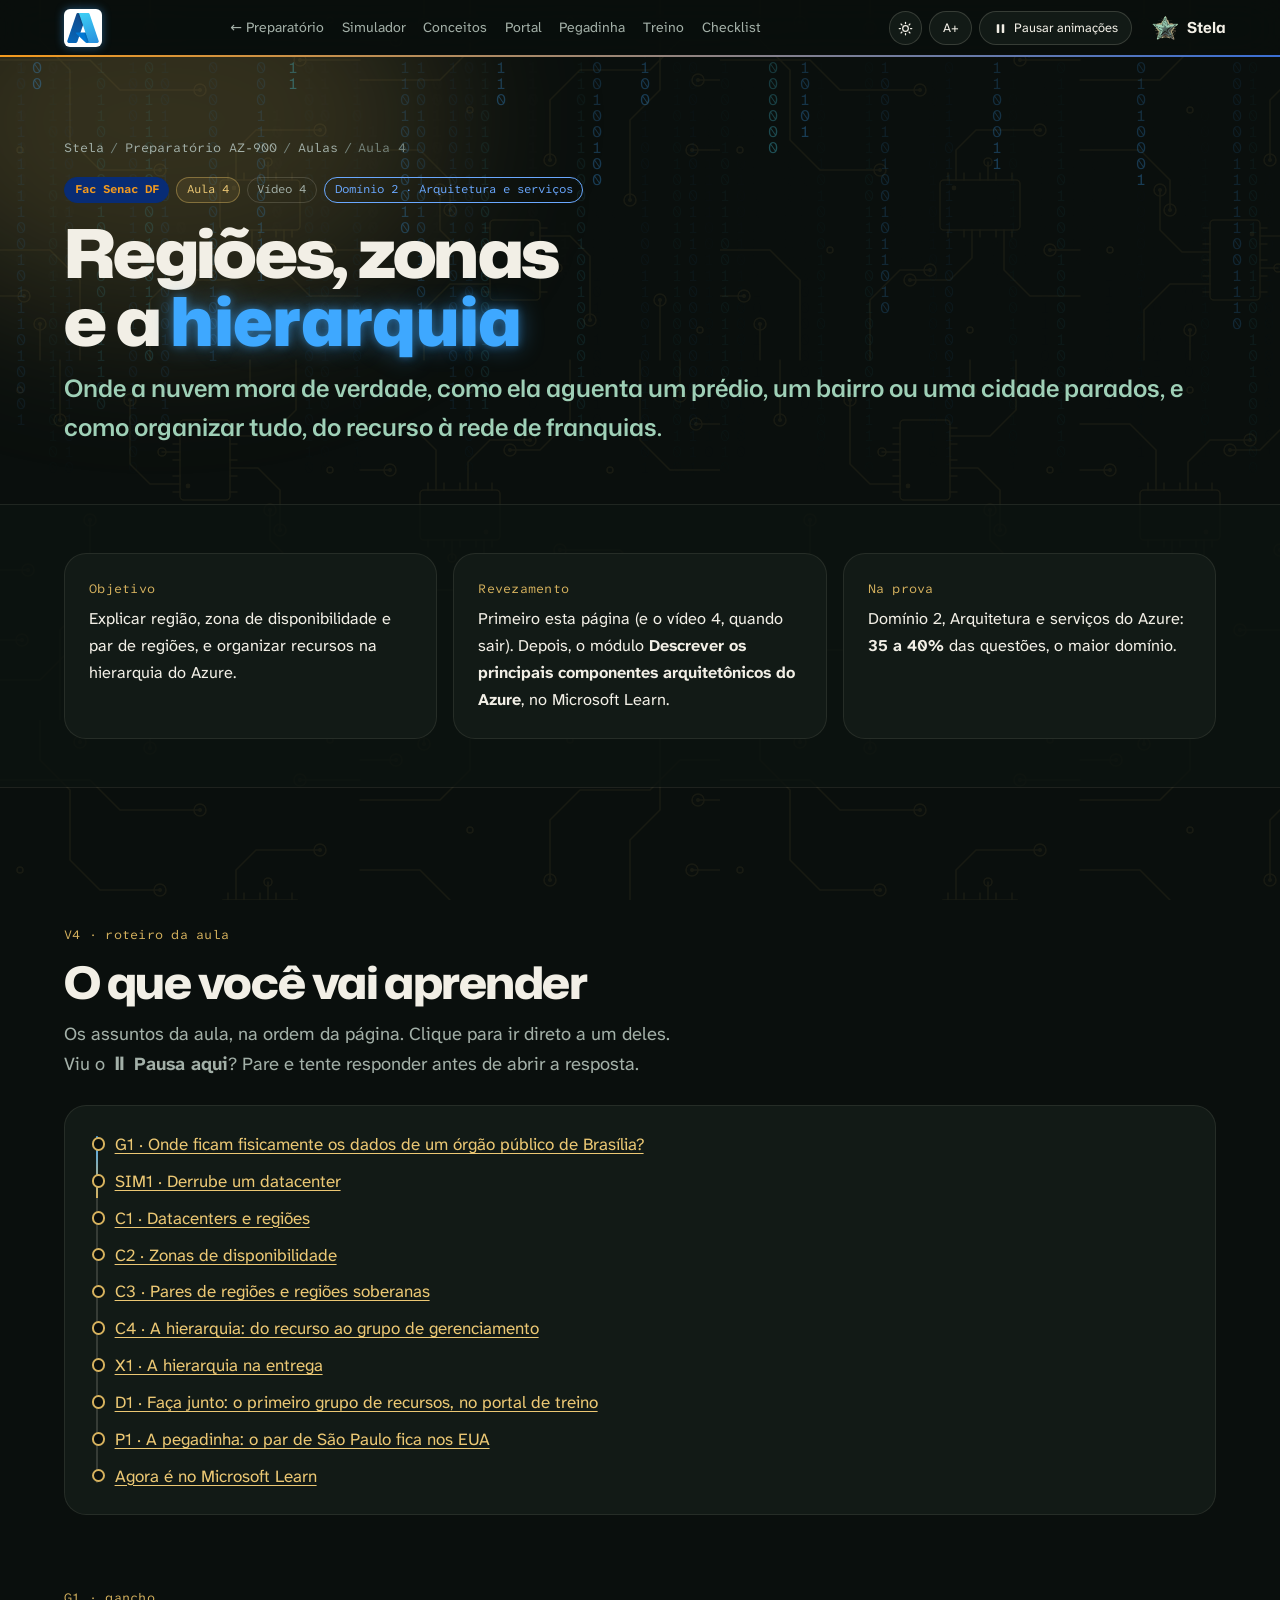
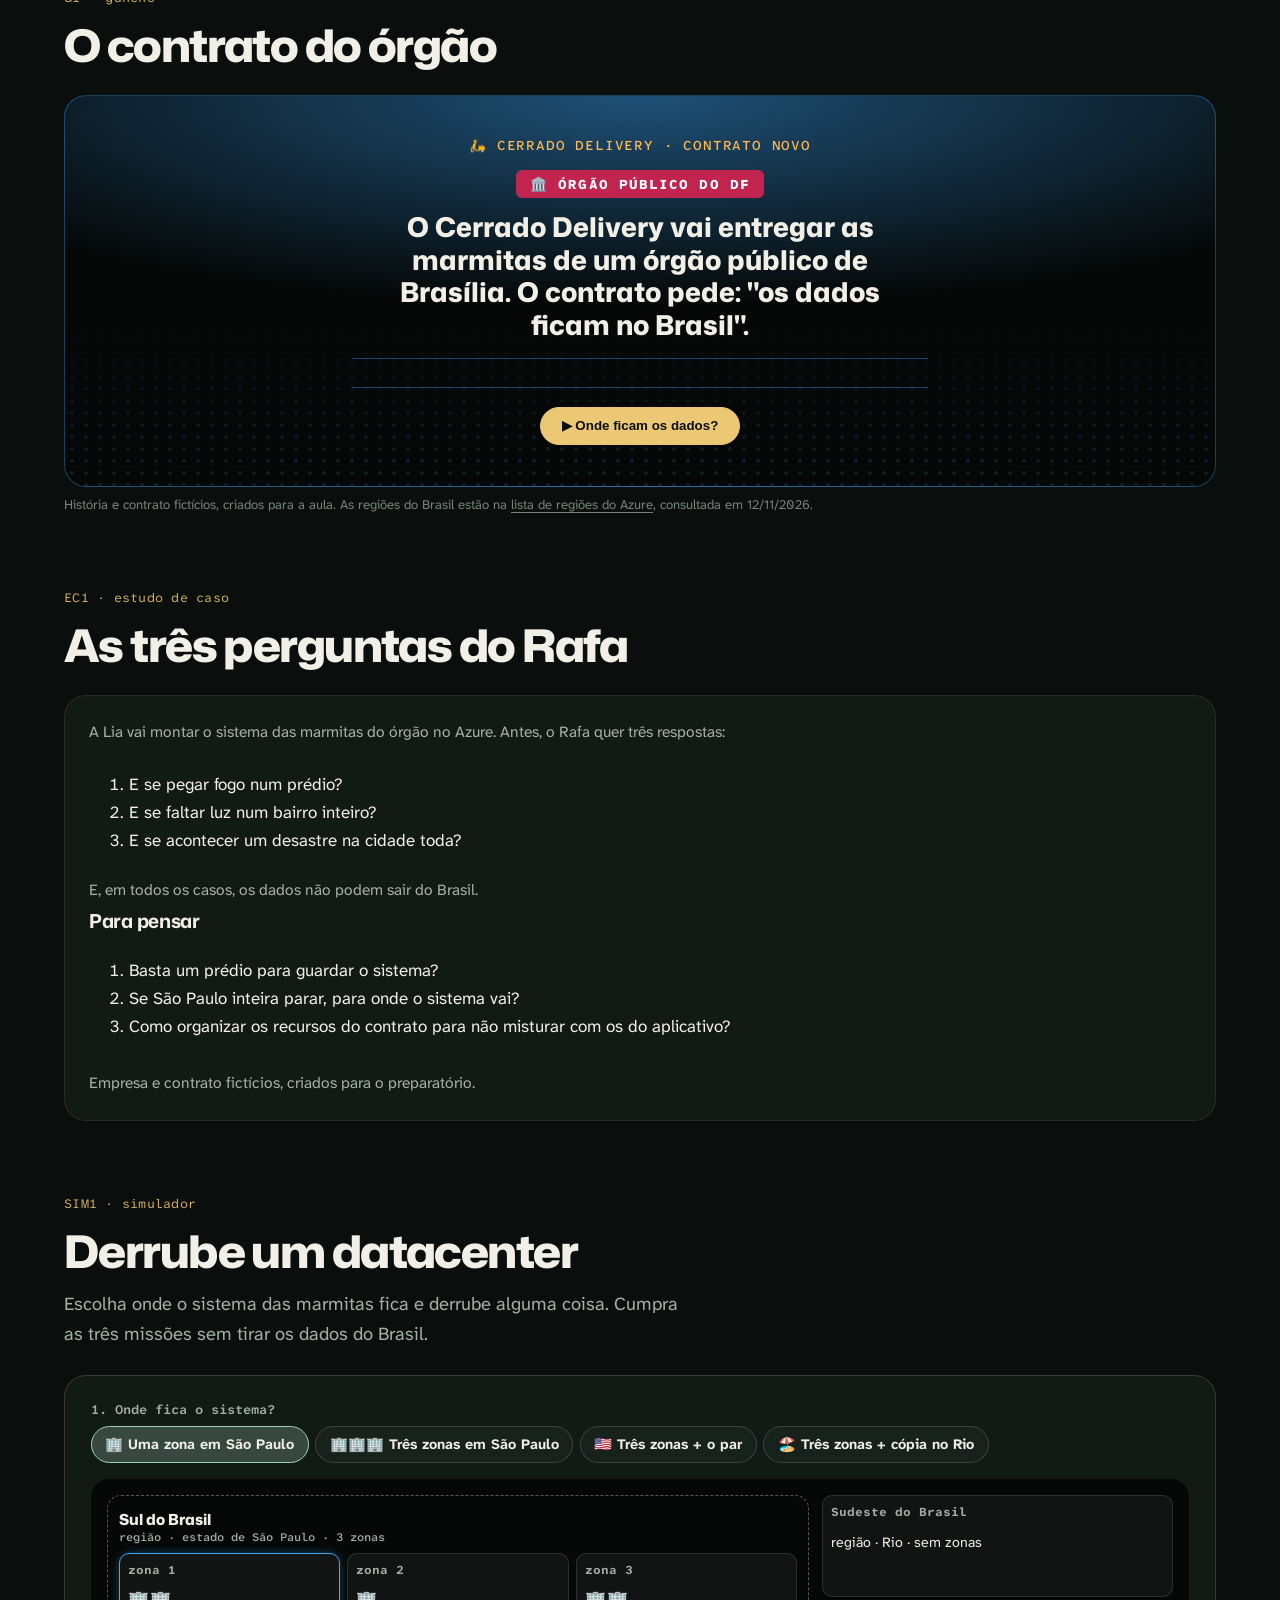
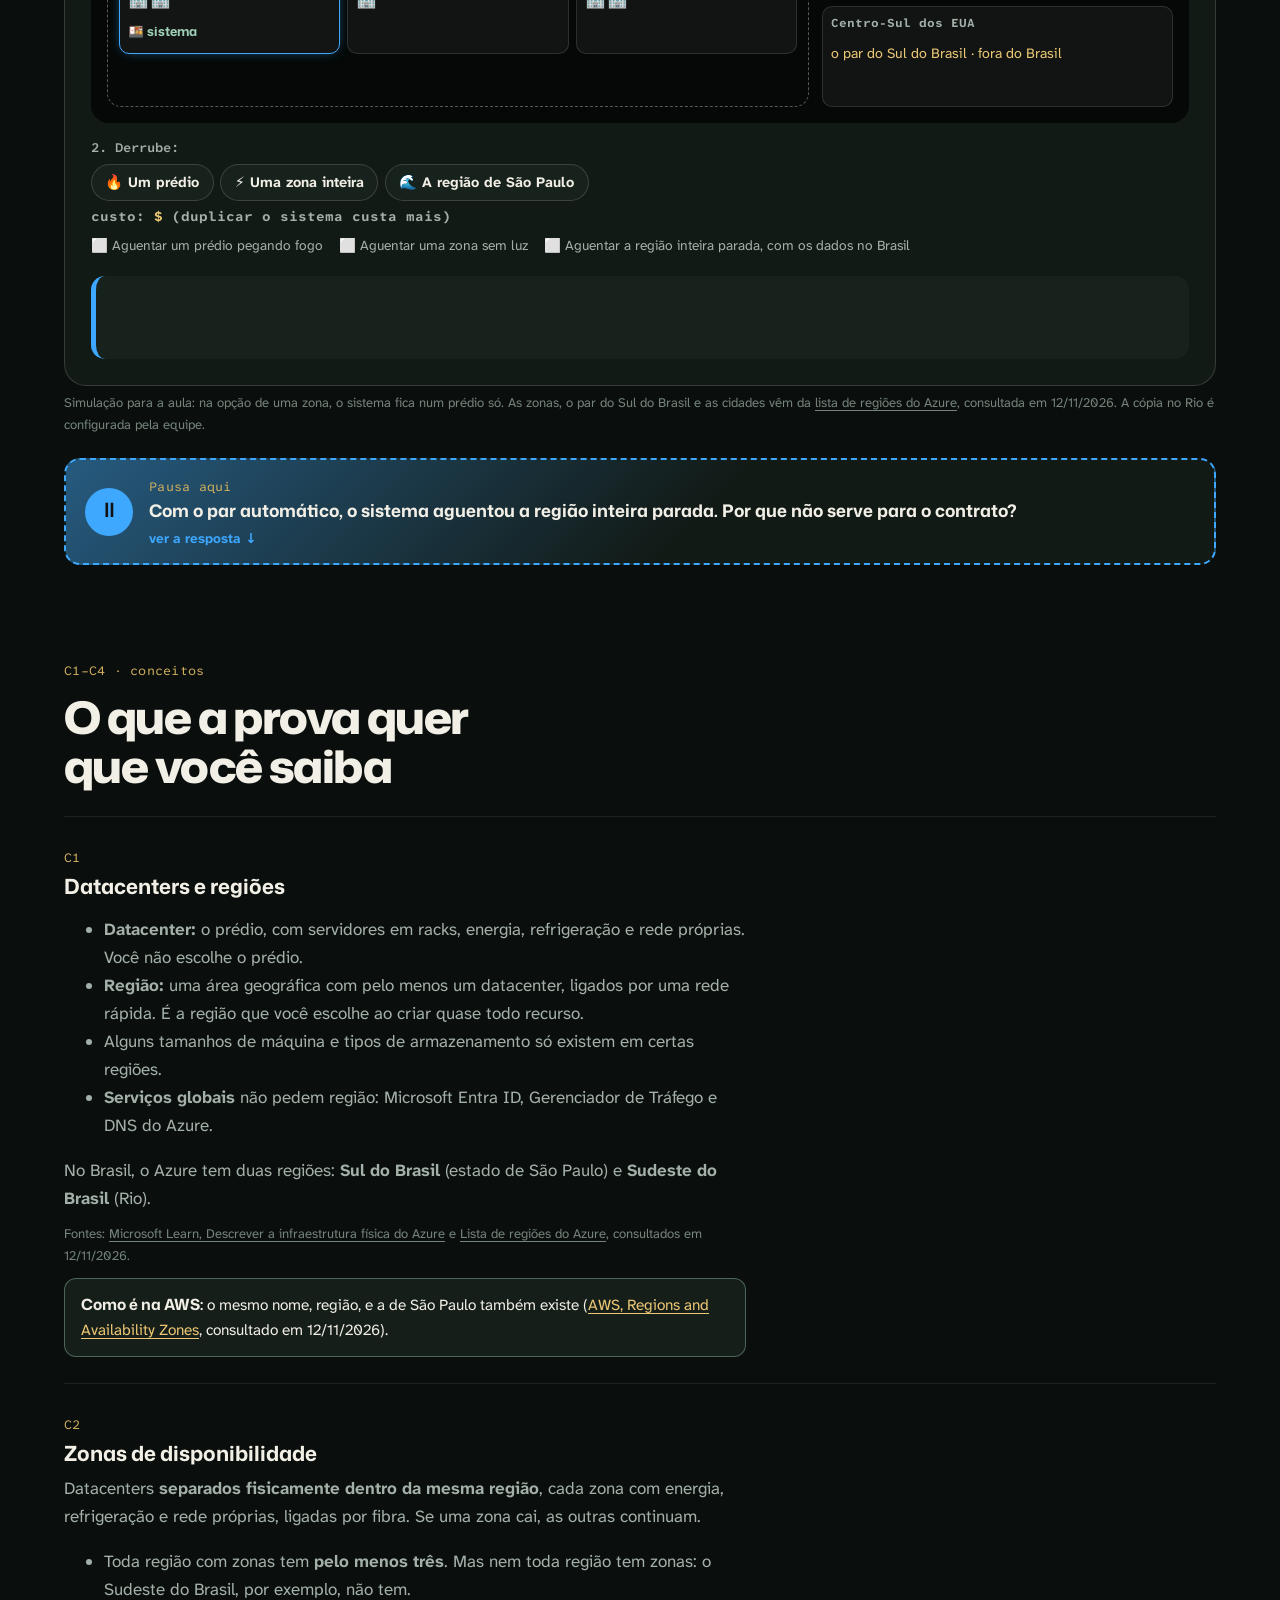
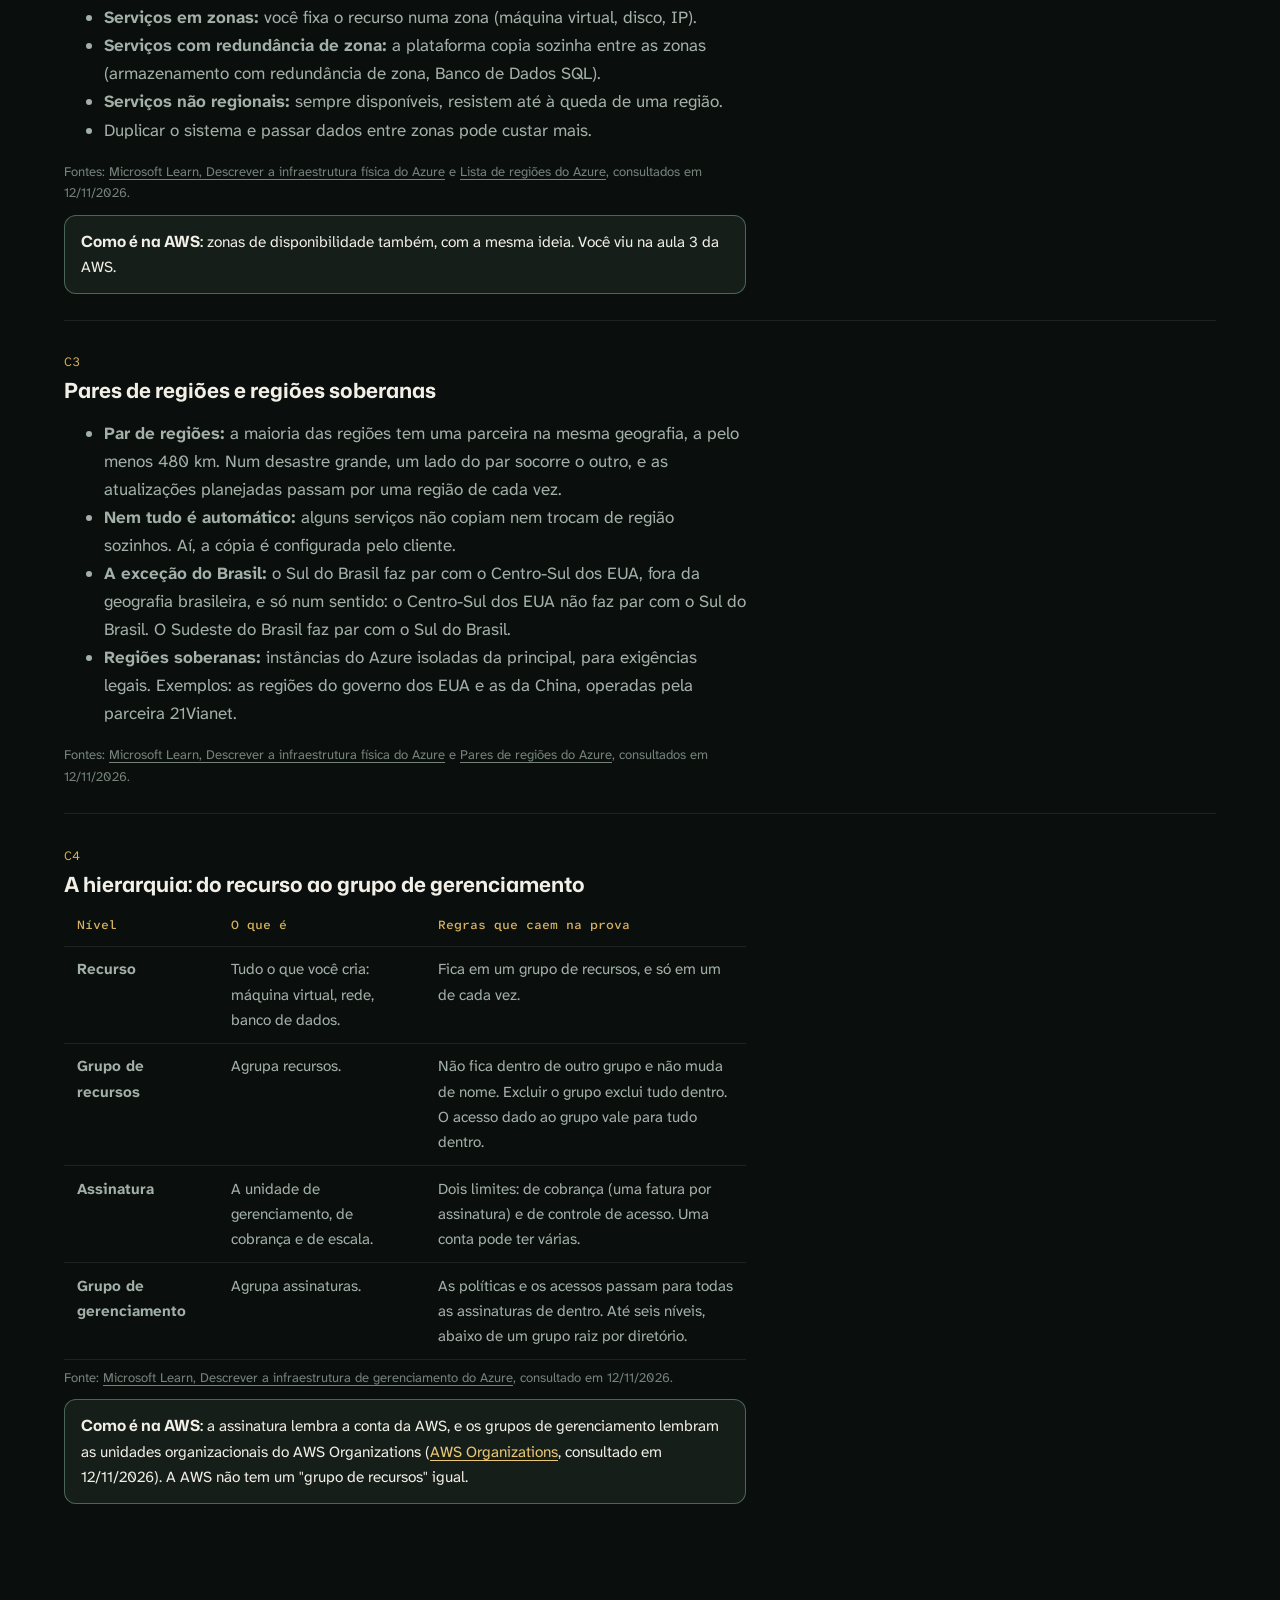
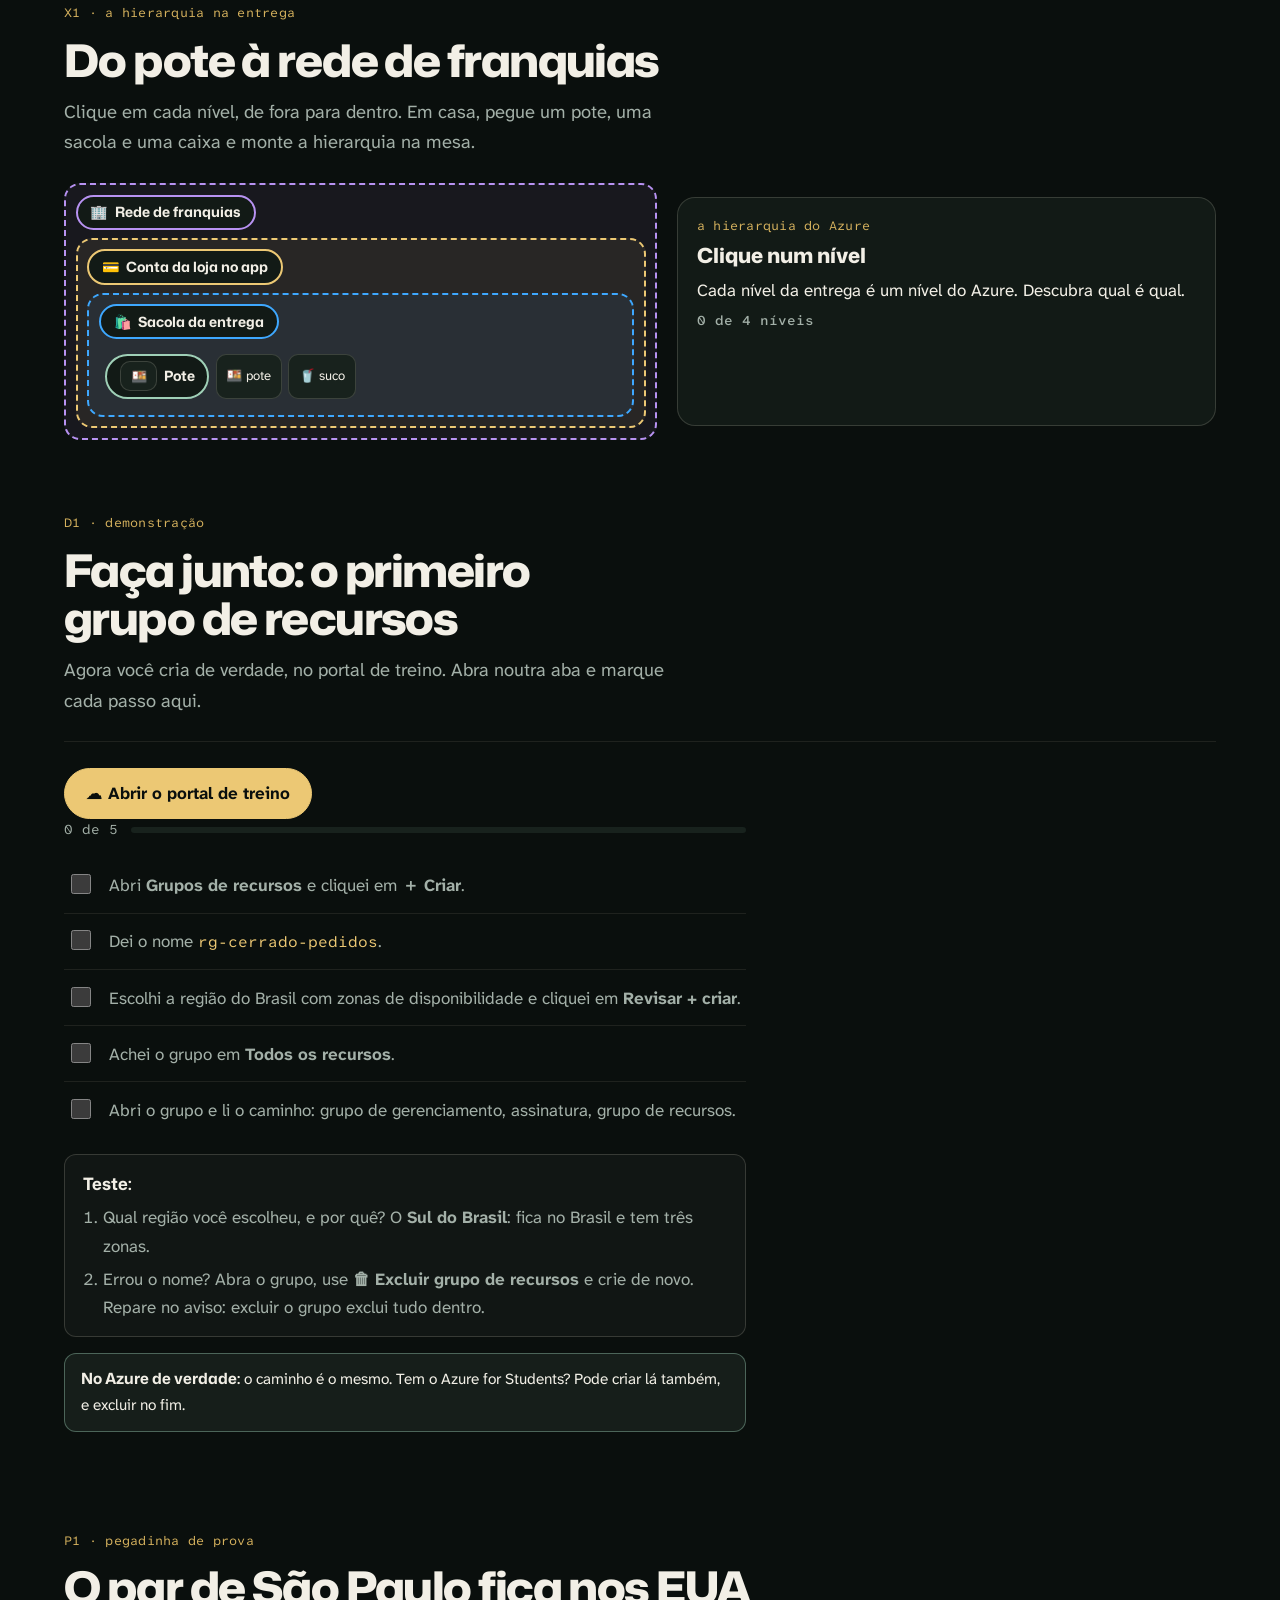
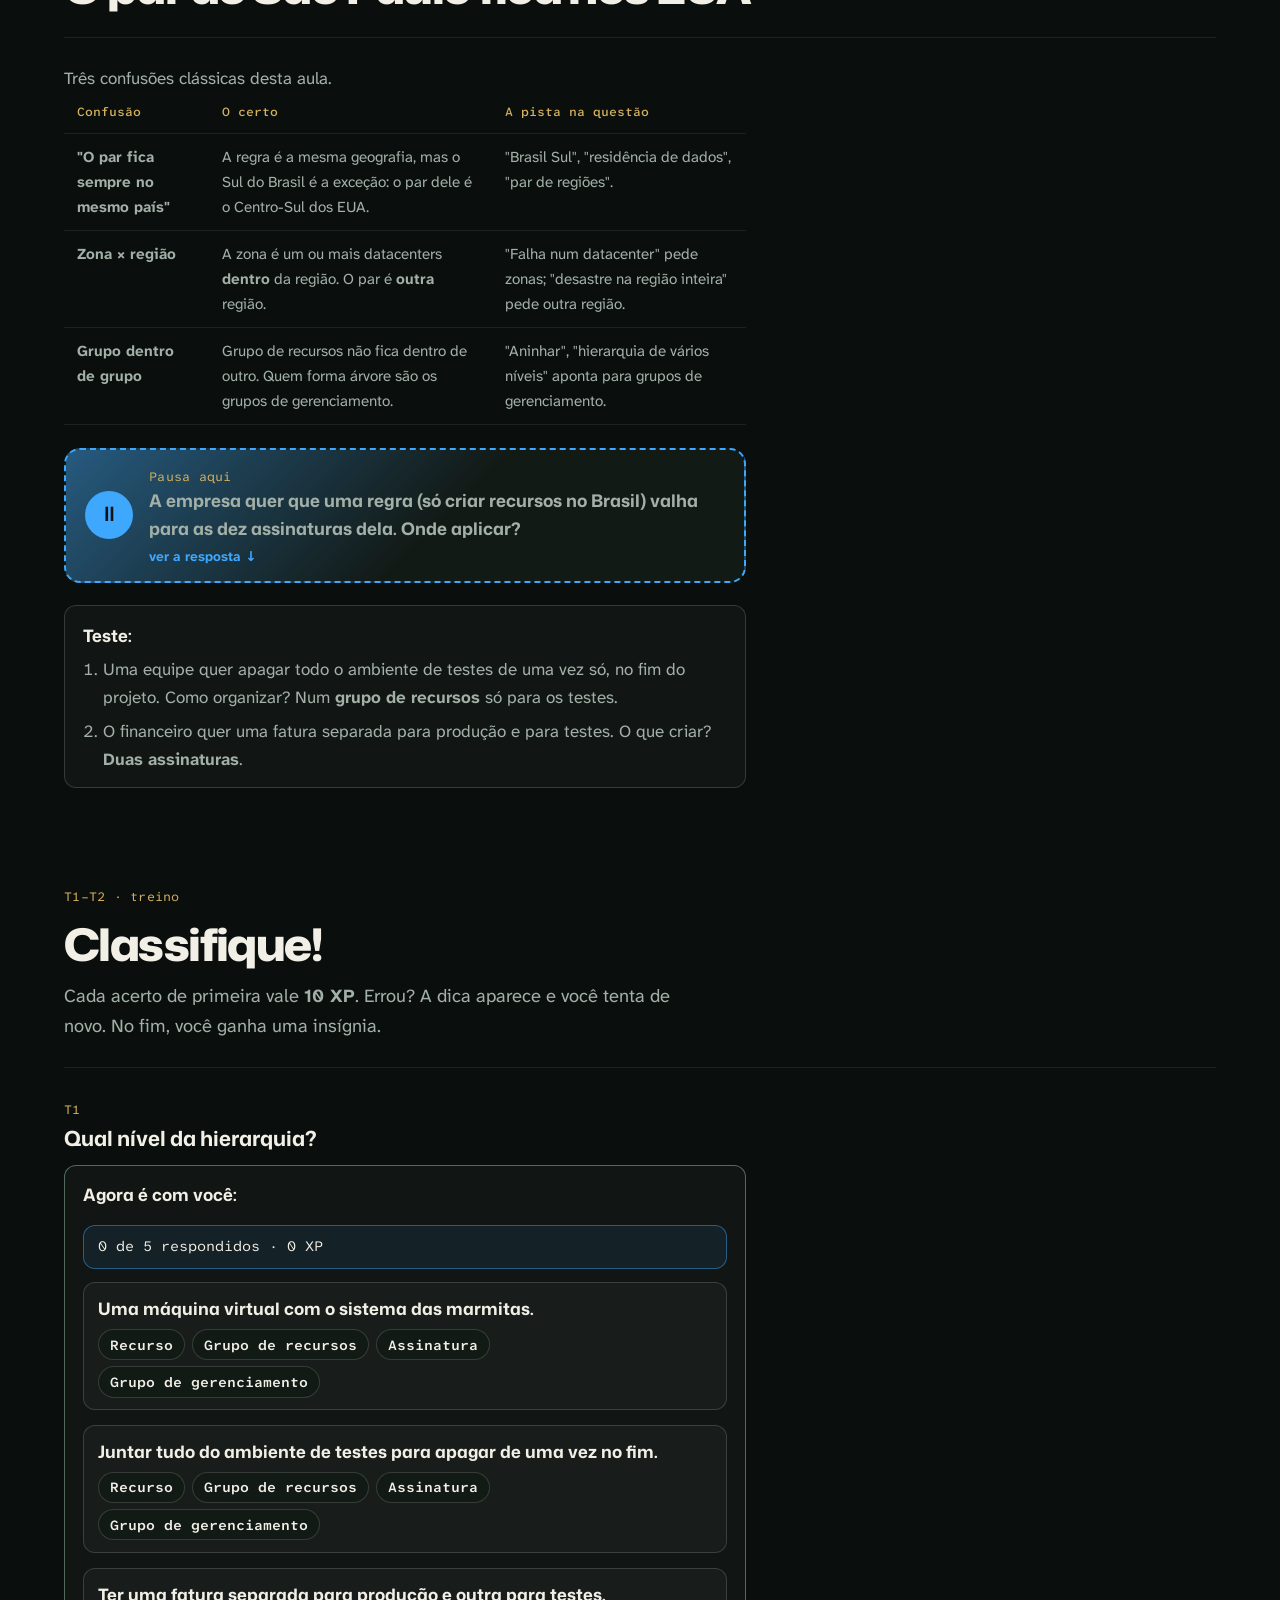
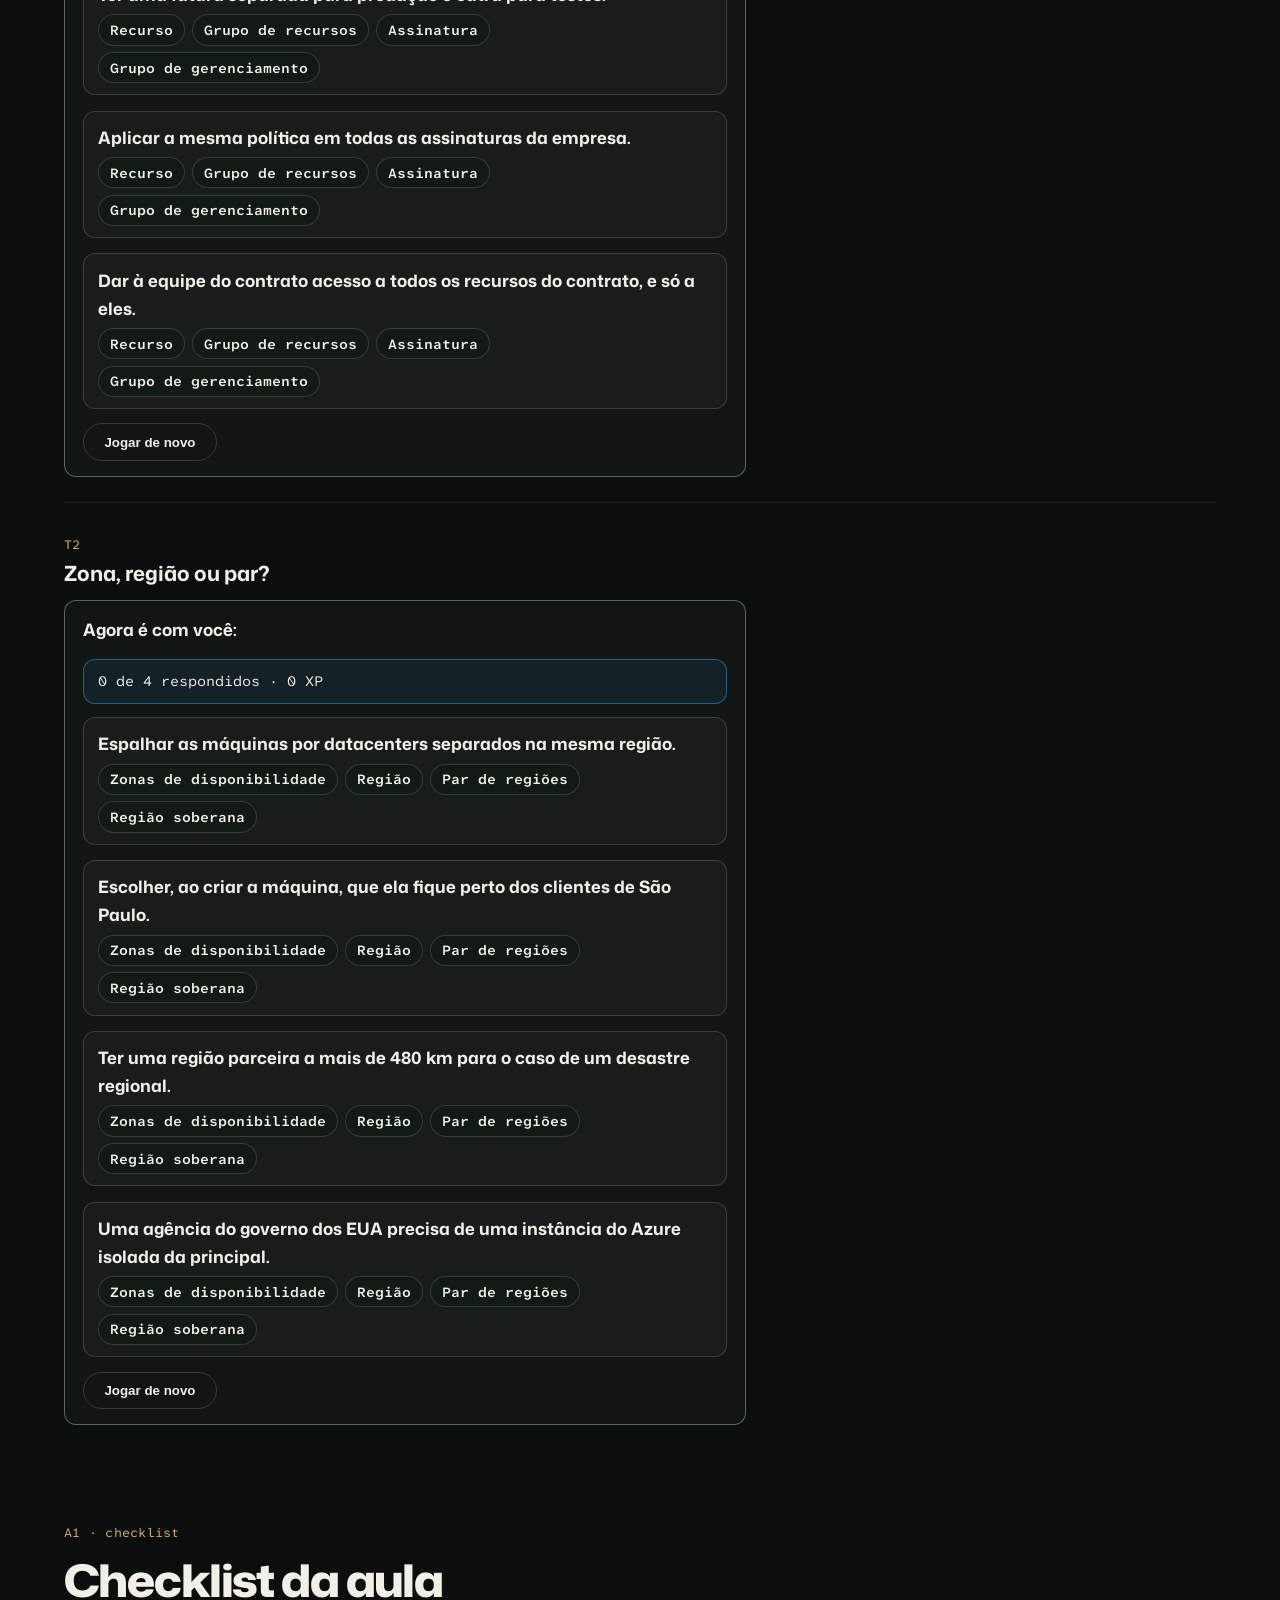
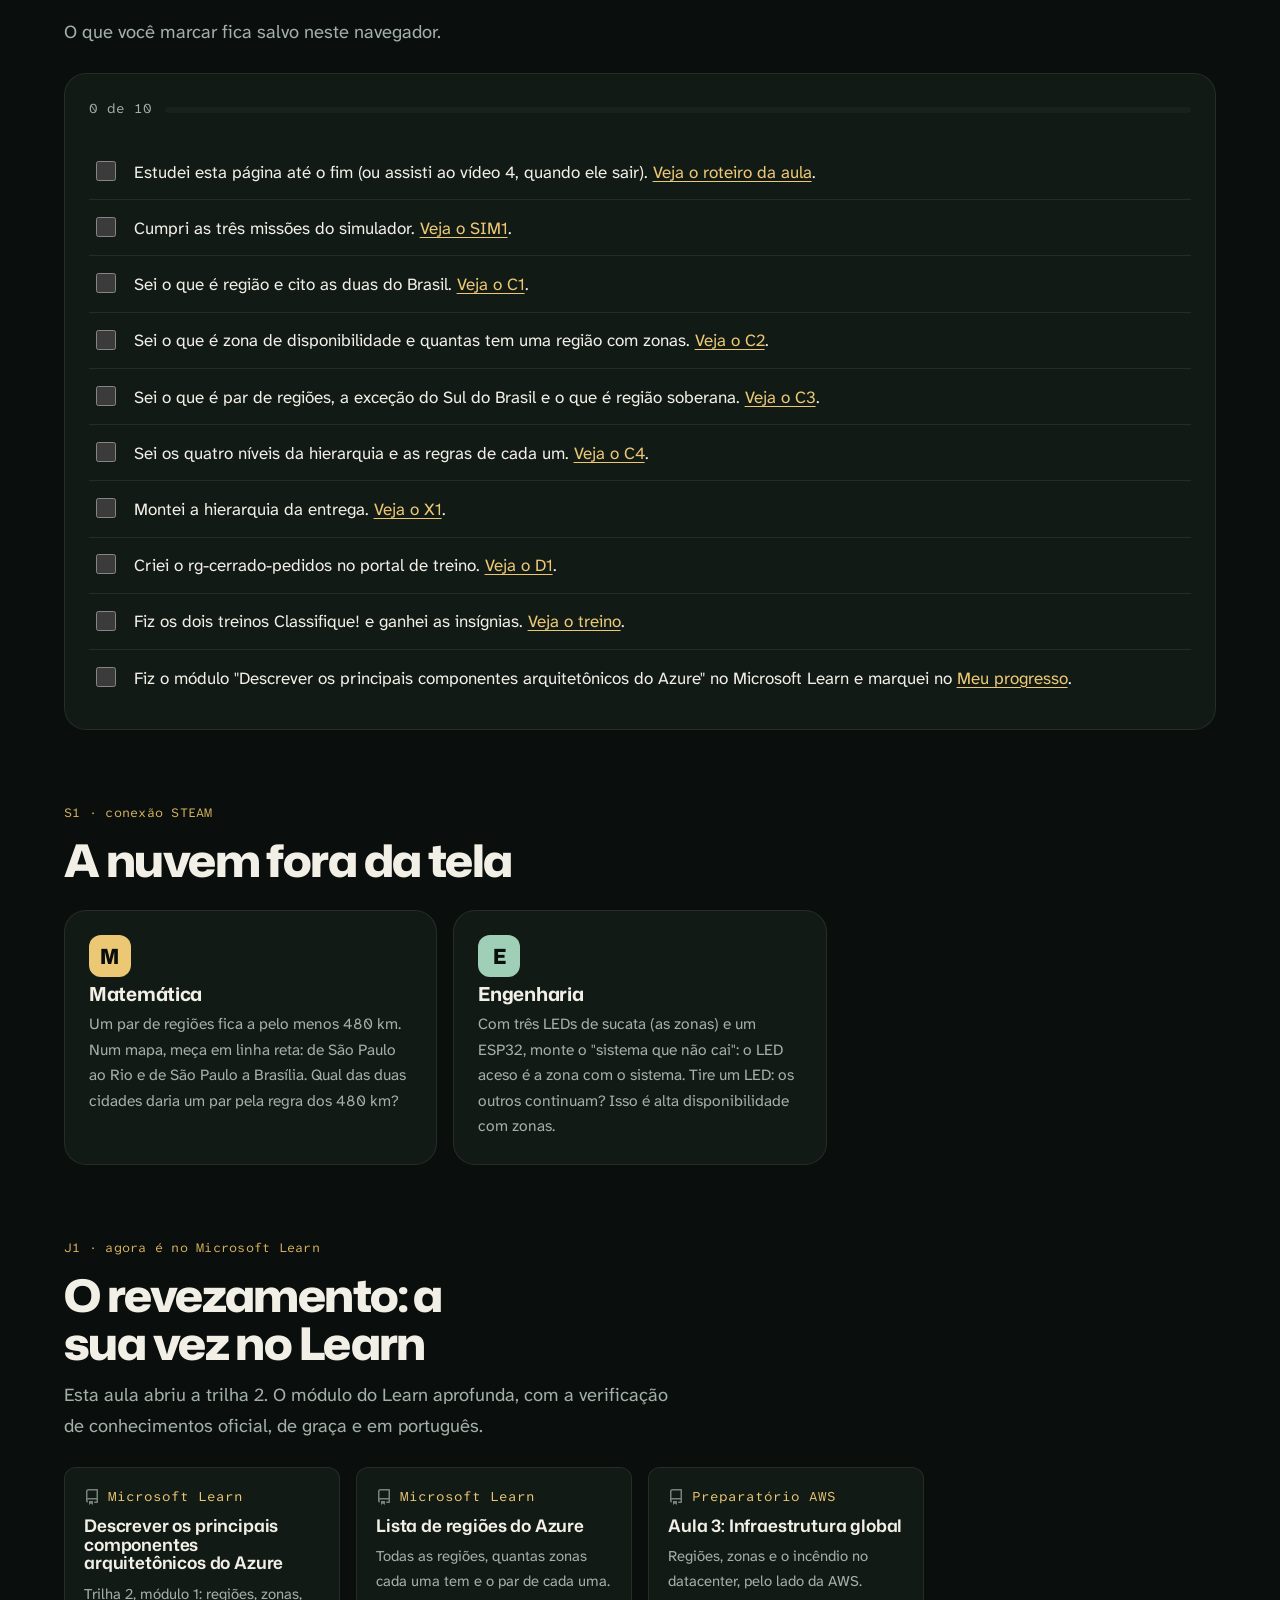
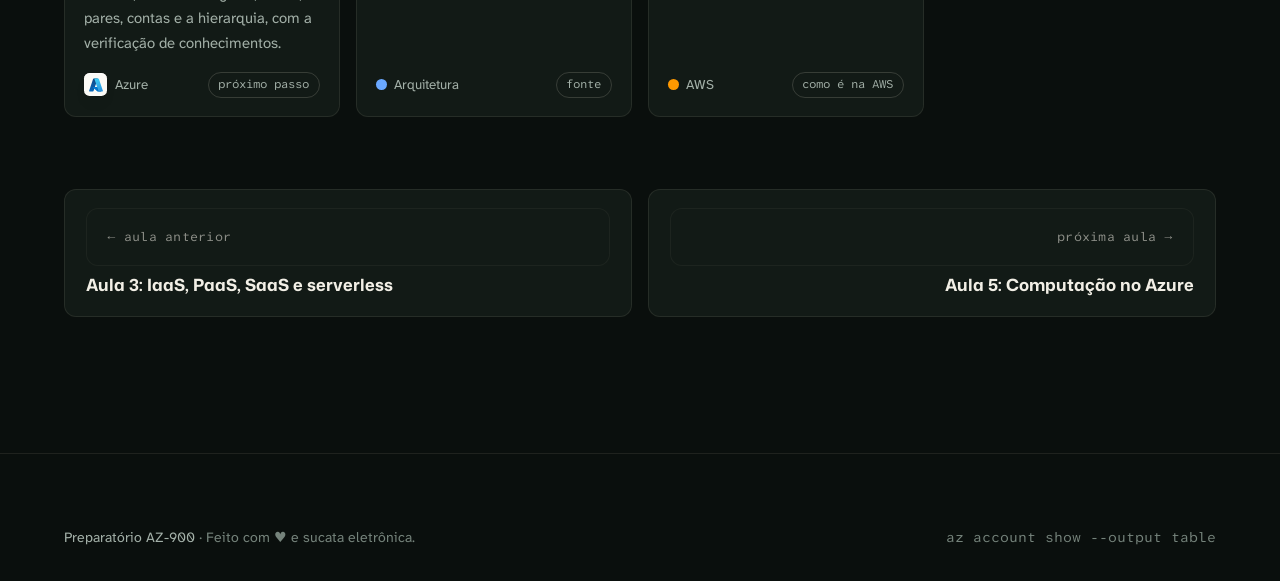
<file: aulas/aula-04.html>
<!doctype html>
<html lang="pt-BR">
<head>
  <meta charset="utf-8">
  <meta name="viewport" content="width=device-width, initial-scale=1, viewport-fit=cover">

  <!-- EDITE AQUI: número e tema da aula -->
  <title>Aula 4: Regiões, zonas e a hierarquia do Azure · Preparatório AZ-900 · Stela</title>
  <meta name="description" content="Aula 4 do Preparatório AZ-900: onde ficam os dados de um órgão de Brasília, o simulador derrube um datacenter, regiões, zonas de disponibilidade, pares (e a exceção do Sul do Brasil), regiões soberanas, a hierarquia do Azure e o primeiro grupo de recursos no portal de treino.">

  <link rel="icon" href="../assets/img/favicon.ico" sizes="any">
  <link rel="icon" type="image/png" href="../assets/img/favicon-32.png">
  <link rel="apple-touch-icon" href="../assets/img/apple-touch-icon.png">
  <script src="../assets/js/placa.js"></script>
  <link rel="preconnect" href="https://fonts.googleapis.com">
  <link rel="preconnect" href="https://fonts.gstatic.com" crossorigin>
  <link rel="stylesheet" href="https://fonts.googleapis.com/css2?family=Mona+Sans:wdth,wght@100..125,400..900&family=Atkinson+Hyperlegible+Next:ital,wght@0,400;0,700;1,400&family=Atkinson+Hyperlegible+Mono:wght@400;500&display=swap">
  <link rel="stylesheet" href="../assets/css/estilo.css">
  <link rel="stylesheet" href="../assets/css/disciplina.css">
  <link rel="stylesheet" href="../assets/css/aula.css">
  <link rel="stylesheet" href="../assets/css/neon.css?v=3">
  <link rel="stylesheet" href="../css/interativos.css?v=1">
  <link rel="stylesheet" href="../css/aula-az.css?v=1">
  <link rel="stylesheet" href="../css/vivo.css?v=5">
</head>
<body>

  <!-- ===================== BARRA DO TOPO (igual em todos os sites) ===================== -->
  <header class="barra">
    <div class="envolve">
      <div class="marcas">
        <a class="marca-disc marca-logo" href="../" title="Página inicial do preparatório"><img src="../assets/img/tec/azure.svg" alt="Preparatório AZ-900: página inicial" width="32" height="32"></a>
      </div>
      <button type="button" class="btn-menu" id="btn-menu" aria-expanded="false" aria-controls="menu">Menu</button>
      <nav class="nav" id="menu" aria-label="Partes da aula">
        <a href="../#videos">← Preparatório</a>
        <a href="#simulador">Simulador</a>
        <a href="#conceitos">Conceitos</a>
        <a href="#demonstracao">Portal</a>
        <a href="#pegadinha">Pegadinha</a>
        <a href="#treino">Treino</a>
        <a href="#atividade">Checklist</a>
      </nav>
      <div class="ajustes">
        <button type="button" id="btn-tema" aria-label="Mudar para o tema claro">
          <svg class="sol" viewBox="0 0 24 24" fill="none" stroke="currentColor" stroke-width="2" stroke-linecap="round" aria-hidden="true"><circle cx="12" cy="12" r="4.5"/><path d="M12 2v2M12 20v2M4.9 4.9l1.4 1.4M17.7 17.7l1.4 1.4M2 12h2M20 12h2M4.9 19.1l1.4-1.4M17.7 6.3l1.4-1.4"/></svg>
          <svg class="lua" viewBox="0 0 24 24" fill="none" stroke="currentColor" stroke-width="2" stroke-linejoin="round" aria-hidden="true"><path d="M20.5 14.5A8.5 8.5 0 0 1 9.5 3.5a8.5 8.5 0 1 0 11 11Z"/></svg>
        </button>
        <button type="button" id="btn-fonte" aria-label="Aumentar o tamanho do texto">A+</button>
        <button type="button" id="btn-movimento" aria-pressed="false">
          <svg class="pausar" viewBox="0 0 24 24" fill="currentColor" aria-hidden="true"><rect x="6" y="5" width="4" height="14" rx="1"/><rect x="14" y="5" width="4" height="14" rx="1"/></svg>
          <svg class="tocar" viewBox="0 0 24 24" fill="currentColor" aria-hidden="true"><path d="M8 5.5v13a1 1 0 0 0 1.5.86l10.5-6.5a1 1 0 0 0 0-1.72L9.5 4.64A1 1 0 0 0 8 5.5Z"/></svg>
          <span class="rotulo">Pausar animações</span>
        </button>
        <a class="marca" href="/" title="Portal da Stela">
          <img src="../assets/img/estrela.webp" alt="" width="26" height="24">
          <span class="marca-texto">Stela</span>
        </a>
      </div>
    </div>
  </header>

  <main id="inicio">

    <!-- ===================== CABEÇALHO DA AULA ===================== -->
    <section class="aula-cab">
      <canvas class="chuva-matrix" aria-hidden="true"></canvas>
      <div class="envolve">
        <p class="trilha-migalhas">
          <a href="/">Stela</a> <span aria-hidden="true">/</span>
          <a href="../">Preparatório AZ-900</a> <span aria-hidden="true">/</span>
          <a href="../#videos">Aulas</a> <span aria-hidden="true">/</span>
          <span>Aula 4</span>
        </p>

        <!-- EDITE AQUI: número, vídeo, domínio da prova e título -->
        <div class="aula-etiquetas">
          <span class="etiqueta senac">Fac Senac DF</span>
          <span class="etiqueta ouro">Aula 4</span>
          <span class="etiqueta">Vídeo 4</span>
          <span class="etiqueta dominio" style="--cor:var(--d2)">Domínio 2 · Arquitetura e serviços</span>
        </div>
        <h1>Regiões, zonas e a <span class="neon">hierarquia</span></h1>
        <p class="subtitulo">Onde a nuvem mora de verdade, como ela aguenta um prédio, um bairro ou uma cidade parados, e como organizar tudo, do recurso à rede de franquias.</p>
      </div>
    </section>

        <!-- ===================== RESUMO ===================== -->
    <section class="bloco faixa alt" aria-label="Resumo da aula">
      <div class="envolve">
        <div class="resumo">
          <div class="cartao">
            <span class="olho">Objetivo</span>
            <p>Explicar região, zona de disponibilidade e par de regiões, e organizar recursos na hierarquia do Azure.</p>
          </div>
          <div class="cartao">
            <span class="olho">Revezamento</span>
            <p>Primeiro esta página (e o vídeo 4, quando sair). Depois, o módulo <strong>Descrever os principais componentes arquitetônicos do Azure</strong>, no Microsoft Learn.</p>
          </div>
          <div class="cartao">
            <span class="olho">Na prova</span>
            <p>Domínio 2, Arquitetura e serviços do Azure: <strong>35 a 40%</strong> das questões, o maior domínio.</p>
          </div>
        </div>
      </div>
    </section>

    <div class="bloco">
      <div class="envolve aula-corpo">

        <!-- ===================== ROTEIRO DA AULA ===================== -->
        <section class="parte" id="video">
          <div class="cab">
            <span class="olho">V4 · roteiro da aula</span>
            <h2>O que você vai aprender</h2>
            <p>Os assuntos da aula, na ordem da página. Clique para ir direto a um deles. Viu o <strong>⏸ Pausa aqui</strong>? Pare e tente responder antes de abrir a resposta.</p>
          </div>
          <div class="cartao">
            <ol class="roteiro-video sem-tempo">
              <li><a href="#gancho">G1 · Onde ficam fisicamente os dados de um órgão público de Brasília?</a></li>
              <li><a href="#simulador">SIM1 · Derrube um datacenter</a></li>
              <li><a href="#c1">C1 · Datacenters e regiões</a></li>
              <li><a href="#c2">C2 · Zonas de disponibilidade</a></li>
              <li><a href="#c3">C3 · Pares de regiões e regiões soberanas</a></li>
              <li><a href="#c4">C4 · A hierarquia: do recurso ao grupo de gerenciamento</a></li>
              <li><a href="#hierarquia">X1 · A hierarquia na entrega</a></li>
              <li><a href="#demonstracao">D1 · Faça junto: o primeiro grupo de recursos, no portal de treino</a></li>
              <li><a href="#pegadinha">P1 · A pegadinha: o par de São Paulo fica nos EUA</a></li>
              <li><a href="#learn">Agora é no Microsoft Learn</a></li>
            </ol>
          </div>
        </section>

        <!-- ===================== GANCHO (vivo.js, parte 1) ===================== -->
        <section class="parte" id="gancho">
          <div class="cab">
            <span class="olho">G1 · gancho</span>
            <h2>O contrato do órgão</h2>
          </div>
          <div class="gancho plantao" data-plantao data-link="#simulador" data-link-texto="Teste onde pôr o sistema, logo abaixo">
            <p class="gancho-evento">🛵 Cerrado Delivery · contrato novo</p>
            <span class="tarja">🏛️ Órgão público do DF</span>
            <p class="manchete">O Cerrado Delivery vai entregar as marmitas de um órgão público de Brasília. O contrato pede: "os dados ficam no Brasil".</p>
            <div class="letreiro" aria-hidden="true"><span>Nomes dos servidores · endereços de entrega · cardápios com restrição alimentar · a Lia vai criar tudo no Azure · e o Rafa quer saber onde os dados vão morar…</span></div>
            <button type="button" class="botao" data-abrir>▶ Onde ficam os dados?</button>
            <div class="gancho-voto" data-revela hidden>
              <p class="gancho-pergunta" tabindex="-1">Onde ficam fisicamente os dados de um órgão público de Brasília?</p>
              <div class="gancho-botoes">
                <button type="button" aria-pressed="false" data-explica="Seria bom, mas o Azure não tem região em Brasília. As regiões do Brasil ficam no estado de São Paulo (Sul do Brasil) e no Rio (Sudeste do Brasil).">🏛️ Em Brasília</button>
                <button type="button" aria-pressed="false" data-explica="Isso! No Azure, a região Sul do Brasil fica no estado de São Paulo, e a Sudeste do Brasil, no Rio. São prédios de verdade, com servidores de verdade.">🏙️ Em São Paulo ou no Rio</button>
                <button type="button" aria-pressed="false" data-explica="A nuvem é feita de prédios de verdade, os datacenters, em lugares de verdade. Quem cria o recurso escolhe a região, e é por ela que se sabe onde os dados moram.">☁️ Em lugar nenhum: está na nuvem</button>
              </div>
              <p class="gancho-resposta" aria-live="polite"></p>
            </div>
          </div>
          <p class="fonte">História e contrato fictícios, criados para a aula. As regiões do Brasil estão na <a href="https://learn.microsoft.com/pt-br/azure/reliability/regions-list">lista de regiões do Azure</a>, consultada em 12/11/2026.</p>
        </section>

        <!-- ===================== ESTUDO DE CASO ===================== -->
        <section class="parte" id="caso">
          <div class="cab">
            <span class="olho">EC1 · estudo de caso</span>
            <h2>As três perguntas do Rafa</h2>
          </div>
          <div class="cartao caso">
            <p>A Lia vai montar o sistema das marmitas do órgão no Azure. Antes, o Rafa quer três respostas:</p>
            <ol>
              <li>E se pegar fogo num prédio?</li>
              <li>E se faltar luz num bairro inteiro?</li>
              <li>E se acontecer um desastre na cidade toda?</li>
            </ol>
            <p>E, em todos os casos, os dados não podem sair do Brasil.</p>
            <h3>Para pensar</h3>
            <ol>
              <li>Basta um prédio para guardar o sistema?</li>
              <li>Se São Paulo inteira parar, para onde o sistema vai?</li>
              <li>Como organizar os recursos do contrato para não misturar com os do aplicativo?</li>
            </ol>
            <p class="fonte">Empresa e contrato fictícios, criados para o preparatório.</p>
          </div>
        </section>

        <!-- ===================== SIMULADOR (vivo.js, parte 7) ===================== -->
        <section class="parte" id="simulador">
          <div class="cab">
            <span class="olho">SIM1 · simulador</span>
            <h2>Derrube um datacenter</h2>
            <p>Escolha onde o sistema das marmitas fica e derrube alguma coisa. Cumpra as três missões sem tirar os dados do Brasil.</p>
          </div>
          <div class="sim" data-derruba>
            <div class="dr-escolha">
              <span>1. Onde fica o sistema?</span>
              <div class="dz-botoes" role="group" aria-label="Onde fica o sistema">
                <button type="button" data-onde="uma" aria-pressed="true">🏢 Uma zona em São Paulo</button>
                <button type="button" data-onde="tres" aria-pressed="false">🏢🏢🏢 Três zonas em São Paulo</button>
                <button type="button" data-onde="par" aria-pressed="false">🇺🇸 Três zonas + o par</button>
                <button type="button" data-onde="rio" aria-pressed="false">🏖️ Três zonas + cópia no Rio</button>
              </div>
            </div>
            <div class="dr-mapa">
              <div class="dr-regiao dr-sp">
                <h4>Sul do Brasil <small>região · estado de São Paulo · 3 zonas</small></h4>
                <div class="dr-zonas">
                  <div class="dr-zona" data-zona="1"><b>zona 1</b><span class="predios" aria-hidden="true">🏢🏢</span><span class="dr-app"></span></div>
                  <div class="dr-zona" data-zona="2"><b>zona 2</b><span class="predios" aria-hidden="true">🏢</span><span class="dr-app"></span></div>
                  <div class="dr-zona" data-zona="3"><b>zona 3</b><span class="predios" aria-hidden="true">🏢🏢</span><span class="dr-app"></span></div>
                </div>
              </div>
              <div class="dr-outras">
                <div class="dr-copia rio" data-regiao-copia="rio"><b>Sudeste do Brasil</b><small>região · Rio · sem zonas</small><span class="dr-app"></span></div>
                <div class="dr-copia eua" data-regiao-copia="eua"><b>Centro-Sul dos EUA</b><small>o par do Sul do Brasil · fora do Brasil</small><span class="dr-app"></span></div>
              </div>
            </div>
            <div class="dr-golpes">
              <span>2. Derrube:</span>
              <div class="dz-botoes" role="group" aria-label="O que derrubar">
                <button type="button" data-golpe="predio">🔥 Um prédio</button>
                <button type="button" data-golpe="zona">⚡ Uma zona inteira</button>
                <button type="button" data-golpe="regiao">🌊 A região de São Paulo</button>
              </div>
            </div>
            <p class="dr-custo">custo: <strong data-custo>$</strong> (duplicar o sistema custa mais)</p>
            <ul class="dr-placar">
              <li data-missao="predio">Aguentar um prédio pegando fogo</li>
              <li data-missao="zona">Aguentar uma zona sem luz</li>
              <li data-missao="regiao">Aguentar a região inteira parada, com os dados no Brasil</li>
            </ul>
            <p class="casa-fala" aria-live="polite"></p>
          </div>
          <p class="fonte">Simulação para a aula: na opção de uma zona, o sistema fica num prédio só. As zonas, o par do Sul do Brasil e as cidades vêm da <a href="https://learn.microsoft.com/pt-br/azure/reliability/regions-list">lista de regiões do Azure</a>, consultada em 12/11/2026. A cópia no Rio é configurada pela equipe.</p>

          <details class="pausa-aqui">
            <summary><span class="pausa-icone" aria-hidden="true">⏸</span><span><span class="olho">Pausa aqui</span><strong>Com o par automático, o sistema aguentou a região inteira parada. Por que não serve para o contrato?</strong></span><span class="pausa-ver">ver a resposta</span></summary>
            <div class="pausa-resposta"><p>Porque o par do Sul do Brasil é o <strong>Centro-Sul dos EUA</strong>: a cópia fica fora do Brasil. Para manter os dados no país, a equipe configura a cópia no Sudeste do Brasil, no Rio.</p></div>
          </details>
        </section>

        <!-- ===================== CONCEITOS ===================== -->
        <section class="parte" id="conceitos">
          <div class="cab">
            <span class="olho">C1–C4 · conceitos</span>
            <h2>O que a prova quer que você saiba</h2>
          </div>

          <div class="conceito" style="grid-template-columns:1fr" id="c1">
            <div class="texto">
              <span class="olho">C1</span>
              <h3>Datacenters e regiões</h3>
              <ul>
                <li><strong>Datacenter:</strong> o prédio, com servidores em racks, energia, refrigeração e rede próprias. Você não escolhe o prédio.</li>
                <li><strong>Região:</strong> uma área geográfica com pelo menos um datacenter, ligados por uma rede rápida. É a região que você escolhe ao criar quase todo recurso.</li>
                <li>Alguns tamanhos de máquina e tipos de armazenamento só existem em certas regiões.</li>
                <li><strong>Serviços globais</strong> não pedem região: Microsoft Entra ID, Gerenciador de Tráfego e DNS do Azure.</li>
              </ul>
              <p>No Brasil, o Azure tem duas regiões: <strong>Sul do Brasil</strong> (estado de São Paulo) e <strong>Sudeste do Brasil</strong> (Rio).</p>
              <p class="fonte">Fontes: <a href="https://learn.microsoft.com/pt-br/training/modules/describe-core-architectural-components-of-azure/5-describe-azure-physical-infrastructure">Microsoft Learn, Descrever a infraestrutura física do Azure</a> e <a href="https://learn.microsoft.com/pt-br/azure/reliability/regions-list">Lista de regiões do Azure</a>, consultados em 12/11/2026.</p>
              <p class="dica"><strong>Como é na AWS:</strong> o mesmo nome, região, e a de São Paulo também existe (<a href="https://aws.amazon.com/about-aws/global-infrastructure/regions_az/">AWS, Regions and Availability Zones</a>, consultado em 12/11/2026).</p>
            </div>
          </div>

          <div class="conceito" style="grid-template-columns:1fr" id="c2">
            <div class="texto">
              <span class="olho">C2</span>
              <h3>Zonas de disponibilidade</h3>
              <p>Datacenters <strong>separados fisicamente dentro da mesma região</strong>, cada zona com energia, refrigeração e rede próprias, ligadas por fibra. Se uma zona cai, as outras continuam.</p>
              <ul>
                <li>Toda região com zonas tem <strong>pelo menos três</strong>. Mas nem toda região tem zonas: o Sudeste do Brasil, por exemplo, não tem.</li>
                <li><strong>Serviços em zonas:</strong> você fixa o recurso numa zona (máquina virtual, disco, IP).</li>
                <li><strong>Serviços com redundância de zona:</strong> a plataforma copia sozinha entre as zonas (armazenamento com redundância de zona, Banco de Dados SQL).</li>
                <li><strong>Serviços não regionais:</strong> sempre disponíveis, resistem até à queda de uma região.</li>
                <li>Duplicar o sistema e passar dados entre zonas pode custar mais.</li>
              </ul>
              <p class="fonte">Fontes: <a href="https://learn.microsoft.com/pt-br/training/modules/describe-core-architectural-components-of-azure/5-describe-azure-physical-infrastructure">Microsoft Learn, Descrever a infraestrutura física do Azure</a> e <a href="https://learn.microsoft.com/pt-br/azure/reliability/regions-list">Lista de regiões do Azure</a>, consultados em 12/11/2026.</p>
              <p class="dica"><strong>Como é na AWS:</strong> zonas de disponibilidade também, com a mesma ideia. Você viu na aula 3 da AWS.</p>
            </div>
          </div>

          <div class="conceito" style="grid-template-columns:1fr" id="c3">
            <div class="texto">
              <span class="olho">C3</span>
              <h3>Pares de regiões e regiões soberanas</h3>
              <ul>
                <li><strong>Par de regiões:</strong> a maioria das regiões tem uma parceira na mesma geografia, a pelo menos 480 km. Num desastre grande, um lado do par socorre o outro, e as atualizações planejadas passam por uma região de cada vez.</li>
                <li><strong>Nem tudo é automático:</strong> alguns serviços não copiam nem trocam de região sozinhos. Aí, a cópia é configurada pelo cliente.</li>
                <li><strong>A exceção do Brasil:</strong> o Sul do Brasil faz par com o Centro-Sul dos EUA, fora da geografia brasileira, e só num sentido: o Centro-Sul dos EUA não faz par com o Sul do Brasil. O Sudeste do Brasil faz par com o Sul do Brasil.</li>
                <li><strong>Regiões soberanas:</strong> instâncias do Azure isoladas da principal, para exigências legais. Exemplos: as regiões do governo dos EUA e as da China, operadas pela parceira 21Vianet.</li>
              </ul>
              <p class="fonte">Fontes: <a href="https://learn.microsoft.com/pt-br/training/modules/describe-core-architectural-components-of-azure/5-describe-azure-physical-infrastructure">Microsoft Learn, Descrever a infraestrutura física do Azure</a> e <a href="https://learn.microsoft.com/pt-br/azure/reliability/cross-region-replication-azure">Pares de regiões do Azure</a>, consultados em 12/11/2026.</p>
            </div>
          </div>

          <div class="conceito" style="grid-template-columns:1fr" id="c4">
            <div class="texto">
              <span class="olho">C4</span>
              <h3>A hierarquia: do recurso ao grupo de gerenciamento</h3>
              <div class="tabela-rola"><table class="metodos"><thead><tr><th>Nível</th><th>O que é</th><th>Regras que caem na prova</th></tr></thead><tbody>
                <tr><td><strong>Recurso</strong></td><td>Tudo o que você cria: máquina virtual, rede, banco de dados.</td><td>Fica em um grupo de recursos, e só em um de cada vez.</td></tr>
                <tr><td><strong>Grupo de recursos</strong></td><td>Agrupa recursos.</td><td>Não fica dentro de outro grupo e não muda de nome. Excluir o grupo exclui tudo dentro. O acesso dado ao grupo vale para tudo dentro.</td></tr>
                <tr><td><strong>Assinatura</strong></td><td>A unidade de gerenciamento, de cobrança e de escala.</td><td>Dois limites: de cobrança (uma fatura por assinatura) e de controle de acesso. Uma conta pode ter várias.</td></tr>
                <tr><td><strong>Grupo de gerenciamento</strong></td><td>Agrupa assinaturas.</td><td>As políticas e os acessos passam para todas as assinaturas de dentro. Até seis níveis, abaixo de um grupo raiz por diretório.</td></tr>
              </tbody></table></div>
              <p class="fonte">Fonte: <a href="https://learn.microsoft.com/pt-br/training/modules/describe-core-architectural-components-of-azure/6-describe-azure-management-infrastructure">Microsoft Learn, Descrever a infraestrutura de gerenciamento do Azure</a>, consultado em 12/11/2026.</p>
              <p class="dica"><strong>Como é na AWS:</strong> a assinatura lembra a conta da AWS, e os grupos de gerenciamento lembram as unidades organizacionais do AWS Organizations (<a href="https://aws.amazon.com/organizations/">AWS Organizations</a>, consultado em 12/11/2026). A AWS não tem um "grupo de recursos" igual.</p>
            </div>
          </div>
        </section>

        <!-- ===================== A HIERARQUIA NA ENTREGA (vivo.js, parte 4) ===================== -->
        <section class="parte" id="hierarquia">
          <div class="cab">
            <span class="olho">X1 · a hierarquia na entrega</span>
            <h2>Do pote à rede de franquias</h2>
            <p>Clique em cada nível, de fora para dentro. Em casa, pegue um pote, uma sacola e uma caixa e monte a hierarquia na mesa.</p>
          </div>
          <div class="hier-nuvem placa-nuvem" data-placa="hierarquia">
            <div class="hier-caixa n4">
              <button type="button" data-peca="franquia" aria-pressed="false"><span aria-hidden="true">🏢</span>Rede de franquias</button>
              <div class="hier-caixa n3">
                <button type="button" data-peca="conta" aria-pressed="false"><span aria-hidden="true">💳</span>Conta da loja no app</button>
                <div class="hier-caixa n2">
                  <button type="button" data-peca="sacola" aria-pressed="false"><span aria-hidden="true">🛍️</span>Sacola da entrega</button>
                  <div class="hier-itens">
                    <button type="button" data-peca="pote" aria-pressed="false"><span aria-hidden="true">🍱</span>Pote</button>
                    <span aria-hidden="true">🍱 pote</span>
                    <span aria-hidden="true">🥤 suco</span>
                  </div>
                </div>
              </div>
            </div>
            <div class="placa-ficha" aria-live="polite">
              <span class="olho">a hierarquia do Azure</span>
              <h4>Clique num nível</h4>
              <p>Cada nível da entrega é um nível do Azure. Descubra qual é qual.</p>
              <p class="placa-contagem">0 de 4 níveis</p>
            </div>
          </div>
        </section>

        <!-- ===================== DEMONSTRAÇÃO ===================== -->
        <section class="parte" id="demonstracao">
          <div class="cab">
            <span class="olho">D1 · demonstração</span>
            <h2>Faça junto: o primeiro grupo de recursos</h2>
            <p>Agora você cria de verdade, no portal de treino. Abra noutra aba e marque cada passo aqui.</p>
          </div>

          <div class="conceito" style="grid-template-columns:1fr">
            <div class="texto">
              <p><a class="botao" href="../portal/" target="_blank" rel="noopener">☁️ Abrir o portal de treino</a></p>
              <div class="progresso-atividade" data-progresso="portal-aula-04">
                <span class="contagem">0 de 5</span>
                <span class="barra-progresso"><span></span></span>
              </div>
              <ol class="checklist" id="portal-aula-04">
                <li><label><input type="checkbox"><span>Abri <strong>Grupos de recursos</strong> e cliquei em <strong>＋ Criar</strong>.</span></label></li>
                <li><label><input type="checkbox"><span>Dei o nome <code>rg-cerrado-pedidos</code>.</span></label></li>
                <li><label><input type="checkbox"><span>Escolhi a região do Brasil com zonas de disponibilidade e cliquei em <strong>Revisar + criar</strong>.</span></label></li>
                <li><label><input type="checkbox"><span>Achei o grupo em <strong>Todos os recursos</strong>.</span></label></li>
                <li><label><input type="checkbox"><span>Abri o grupo e li o caminho: grupo de gerenciamento, assinatura, grupo de recursos.</span></label></li>
              </ol>
              <div class="faca-assim">
                <strong>Teste:</strong>
                <ol>
                  <li>Qual região você escolheu, e por quê? O <strong>Sul do Brasil</strong>: fica no Brasil e tem três zonas.</li>
                  <li>Errou o nome? Abra o grupo, use <strong>🗑 Excluir grupo de recursos</strong> e crie de novo. Repare no aviso: excluir o grupo exclui tudo dentro.</li>
                </ol>
              </div>
              <p class="dica"><strong>No Azure de verdade:</strong> o caminho é o mesmo. Tem o Azure for Students? Pode criar lá também, e excluir no fim.</p>
            </div>
          </div>
        </section>

        <!-- ===================== PEGADINHA ===================== -->
        <section class="parte" id="pegadinha">
          <div class="cab">
            <span class="olho">P1 · pegadinha de prova</span>
            <h2>O par de São Paulo fica nos EUA</h2>
          </div>

          <div class="conceito" style="grid-template-columns:1fr">
            <div class="texto">
              <p>Três confusões clássicas desta aula.</p>
              <div class="tabela-rola"><table class="metodos"><thead><tr><th>Confusão</th><th>O certo</th><th>A pista na questão</th></tr></thead><tbody>
                <tr><td><strong>"O par fica sempre no mesmo país"</strong></td><td>A regra é a mesma geografia, mas o Sul do Brasil é a exceção: o par dele é o Centro-Sul dos EUA.</td><td>"Brasil Sul", "residência de dados", "par de regiões".</td></tr>
                <tr><td><strong>Zona × região</strong></td><td>A zona é um ou mais datacenters <strong>dentro</strong> da região. O par é <strong>outra</strong> região.</td><td>"Falha num datacenter" pede zonas; "desastre na região inteira" pede outra região.</td></tr>
                <tr><td><strong>Grupo dentro de grupo</strong></td><td>Grupo de recursos não fica dentro de outro. Quem forma árvore são os grupos de gerenciamento.</td><td>"Aninhar", "hierarquia de vários níveis" aponta para grupos de gerenciamento.</td></tr>
              </tbody></table></div>
              <details class="pausa-aqui">
                <summary><span class="pausa-icone" aria-hidden="true">⏸</span><span><span class="olho">Pausa aqui</span><strong>A empresa quer que uma regra (só criar recursos no Brasil) valha para as dez assinaturas dela. Onde aplicar?</strong></span><span class="pausa-ver">ver a resposta</span></summary>
                <div class="pausa-resposta"><p>Num <strong>grupo de gerenciamento</strong> com as dez assinaturas dentro: a regra passa para todas elas, e o dono de cada assinatura não consegue desfazer.</p></div>
              </details>
              <div class="faca-assim">
                <strong>Teste:</strong>
                <ol>
                  <li>Uma equipe quer apagar todo o ambiente de testes de uma vez só, no fim do projeto. Como organizar? Num <strong>grupo de recursos</strong> só para os testes.</li>
                  <li>O financeiro quer uma fatura separada para produção e para testes. O que criar? <strong>Duas assinaturas</strong>.</li>
                </ol>
              </div>
            </div>
          </div>
        </section>

        <!-- ===================== TREINO ===================== -->
        <section class="parte" id="treino">
          <div class="cab">
            <span class="olho">T1–T2 · treino</span>
            <h2>Classifique!</h2>
            <p>Cada acerto de primeira vale <strong>10 XP</strong>. Errou? A dica aparece e você tenta de novo. No fim, você ganha uma insígnia.</p>
          </div>

          <div class="conceito" style="grid-template-columns:1fr" id="treino-1">
            <div class="texto">
              <span class="olho">T1</span>
              <h3>Qual nível da hierarquia?</h3>
              <div class="faca-assim desafio">
                <strong>Agora é com você:</strong>
                <div class="classifica" data-opcoes="recurso:Recurso,grupo:Grupo de recursos,assinatura:Assinatura,gerenciamento:Grupo de gerenciamento" data-dica="Volte à tabela do C4: o que é peça, o que é sacola, o que é conta e o que é rede de franquias?">
                  <p class="classifica-placar" aria-live="polite"></p>
                  <ol class="classifica-itens">
                    <li data-resposta="recurso" data-explica="Uma máquina virtual é um recurso: a peça básica.">Uma máquina virtual com o sistema das marmitas.</li>
                    <li data-resposta="grupo" data-explica="Juntar os recursos de um projeto para apagar de uma vez: grupo de recursos.">Juntar tudo do ambiente de testes para apagar de uma vez no fim.</li>
                    <li data-resposta="assinatura" data-explica="Fatura separada é limite de cobrança: assinatura.">Ter uma fatura separada para produção e outra para testes.</li>
                    <li data-resposta="gerenciamento" data-explica="Uma regra para várias assinaturas: grupo de gerenciamento.">Aplicar a mesma política em todas as assinaturas da empresa.</li>
                    <li data-resposta="grupo" data-explica="Dar acesso a todos os recursos de um projeto de uma vez: no grupo de recursos.">Dar à equipe do contrato acesso a todos os recursos do contrato, e só a eles.</li>
                  </ol>
                  <button type="button" class="botao contorno classifica-reiniciar">Jogar de novo</button>
                </div>
              </div>
            </div>
          </div>

          <div class="conceito" style="grid-template-columns:1fr" id="treino-2">
            <div class="texto">
              <span class="olho">T2</span>
              <h3>Zona, região ou par?</h3>
              <div class="faca-assim desafio">
                <strong>Agora é com você:</strong>
                <div class="classifica" data-opcoes="zona:Zonas de disponibilidade,regiao:Região,par:Par de regiões,soberana:Região soberana" data-dica="Do menor para o maior: um prédio, a área geográfica, duas áreas parceiras, e uma nuvem separada.">
                  <p class="classifica-placar" aria-live="polite"></p>
                  <ol class="classifica-itens">
                    <li data-resposta="zona" data-explica="Datacenters separados dentro da mesma região: zonas de disponibilidade.">Espalhar as máquinas por datacenters separados na mesma região.</li>
                    <li data-resposta="regiao" data-explica="A área geográfica que você escolhe ao criar o recurso: região.">Escolher, ao criar a máquina, que ela fique perto dos clientes de São Paulo.</li>
                    <li data-resposta="par" data-explica="Duas regiões parceiras, longe uma da outra, para socorrer num desastre: par de regiões.">Ter uma região parceira a mais de 480 km para o caso de um desastre regional.</li>
                    <li data-resposta="soberana" data-explica="Uma instância isolada do Azure, por exigência legal: região soberana.">Uma agência do governo dos EUA precisa de uma instância do Azure isolada da principal.</li>
                  </ol>
                  <button type="button" class="botao contorno classifica-reiniciar">Jogar de novo</button>
                </div>
              </div>
            </div>
          </div>
        </section>

        <!-- ===================== ATIVIDADE ===================== -->
        <section class="parte" id="atividade">
          <div class="cab">
            <span class="olho">A1 · checklist</span>
            <h2>Checklist da aula</h2>
            <p>O que você marcar fica salvo neste navegador.</p>
          </div>

          <div class="cartao">
            <div class="progresso-atividade" data-progresso="passos-aula-04">
              <span class="contagem">0 de 10</span>
              <span class="barra-progresso"><span></span></span>
            </div>
            <ol class="checklist" id="passos-aula-04">
              <li><label><input type="checkbox"><span>Estudei esta página até o fim (ou assisti ao vídeo 4, quando ele sair). <a href="#video">Veja o roteiro da aula</a>.</span></label></li>
              <li><label><input type="checkbox"><span>Cumpri as três missões do simulador. <a href="#simulador">Veja o SIM1</a>.</span></label></li>
              <li><label><input type="checkbox"><span>Sei o que é região e cito as duas do Brasil. <a href="#c1">Veja o C1</a>.</span></label></li>
              <li><label><input type="checkbox"><span>Sei o que é zona de disponibilidade e quantas tem uma região com zonas. <a href="#c2">Veja o C2</a>.</span></label></li>
              <li><label><input type="checkbox"><span>Sei o que é par de regiões, a exceção do Sul do Brasil e o que é região soberana. <a href="#c3">Veja o C3</a>.</span></label></li>
              <li><label><input type="checkbox"><span>Sei os quatro níveis da hierarquia e as regras de cada um. <a href="#c4">Veja o C4</a>.</span></label></li>
              <li><label><input type="checkbox"><span>Montei a hierarquia da entrega. <a href="#hierarquia">Veja o X1</a>.</span></label></li>
              <li><label><input type="checkbox"><span>Criei o rg-cerrado-pedidos no portal de treino. <a href="#demonstracao">Veja o D1</a>.</span></label></li>
              <li><label><input type="checkbox"><span>Fiz os dois treinos Classifique! e ganhei as insígnias. <a href="#treino">Veja o treino</a>.</span></label></li>
              <li><label><input type="checkbox"><span>Fiz o módulo "Descrever os principais componentes arquitetônicos do Azure" no Microsoft Learn e marquei no <a href="../#progresso">Meu progresso</a>.</span></label></li>
            </ol>
          </div>
        </section>

        <!-- ===================== CONEXÃO STEAM ===================== -->
        <section class="parte" id="steam">
          <div class="cab">
            <span class="olho">S1 · conexão STEAM</span>
            <h2>A nuvem fora da tela</h2>
          </div>
          <div class="steam">
            <div class="cartao">
              <span class="letra">M</span>
              <h3>Matemática</h3>
              <p>Um par de regiões fica a pelo menos 480 km. Num mapa, meça em linha reta: de São Paulo ao Rio e de São Paulo a Brasília. Qual das duas cidades daria um par pela regra dos 480 km?</p>
            </div>
            <div class="cartao">
              <span class="letra">E</span>
              <h3>Engenharia</h3>
              <p>Com três LEDs de sucata (as zonas) e um ESP32, monte o "sistema que não cai": o LED aceso é a zona com o sistema. Tire um LED: os outros continuam? Isso é alta disponibilidade com zonas.</p>
            </div>
          </div>
        </section>

        <!-- ===================== MICROSOFT LEARN ===================== -->
        <section class="parte" id="learn">
          <div class="cab">
            <span class="olho">J1 · agora é no Microsoft Learn</span>
            <h2>O revezamento: a sua vez no Learn</h2>
            <p>Esta aula abriu a trilha 2. O módulo do Learn aprofunda, com a verificação de conhecimentos oficial, de graça e em português.</p>
          </div>
          <div class="repos">
            <a class="repo luz" href="https://learn.microsoft.com/pt-br/training/modules/describe-core-architectural-components-of-azure/">
              <span class="repo-nome"><svg viewBox="0 0 16 16" aria-hidden="true"><use href="#ic-repo"/></svg>Microsoft Learn</span>
              <h4>Descrever os principais componentes arquitetônicos do Azure</h4>
              <p>Trilha 2, módulo 1: regiões, zonas, pares, contas e a hierarquia, com a verificação de conhecimentos.</p>
              <span class="repo-pe"><span class="ling"><span class="tec" style="--t:1.45rem"><img src="../assets/img/tec/azure.svg" alt="" width="20" height="20"></span>Azure</span><span class="etiqueta">próximo passo</span></span>
            </a>
            <a class="repo luz" href="https://learn.microsoft.com/pt-br/azure/reliability/regions-list">
              <span class="repo-nome"><svg viewBox="0 0 16 16" aria-hidden="true"><use href="#ic-repo"/></svg>Microsoft Learn</span>
              <h4>Lista de regiões do Azure</h4>
              <p>Todas as regiões, quantas zonas cada uma tem e o par de cada uma.</p>
              <span class="repo-pe"><span class="ling" style="--cor:var(--d2)"><i></i>Arquitetura</span><span class="etiqueta">fonte</span></span>
            </a>
            <a class="repo luz" href="/Preparatorio-AWS/aulas/aula-03.html">
              <span class="repo-nome"><svg viewBox="0 0 16 16" aria-hidden="true"><use href="#ic-repo"/></svg>Preparatório AWS</span>
              <h4>Aula 3: Infraestrutura global</h4>
              <p>Regiões, zonas e o incêndio no datacenter, pelo lado da AWS.</p>
              <span class="repo-pe"><span class="ling" style="--cor:#ff9900"><i></i>AWS</span><span class="etiqueta">como é na AWS</span></span>
            </a>
          </div>
        </section>

        <nav class="nav-aulas" aria-label="Outras aulas">
          <!-- EDITE AQUI: use <a href="aula-NN.html"> quando a página da aula vizinha for liberada; <span> enquanto não for -->
          <a class="anterior" href="aula-03.html">
            <span class="olho">← aula anterior</span>
            <strong>Aula 3: IaaS, PaaS, SaaS e serverless</strong>
          </a>
          <a class="proxima" href="aula-05.html">
            <span class="olho">próxima aula →</span>
            <strong>Aula 5: Computação no Azure</strong>
          </a>
        </nav>

      </div>
    </div>

  </main>

  <footer class="rodape">
    <div class="envolve">
      <div class="rodape-fim" style="margin-top:0; padding-top:0; border-top:0">
        <span><a href="../">Preparatório AZ-900</a> · Feito com ♥ e sucata eletrônica.</span>
        <span>az account show --output table</span>
      </div>
    </div>
  </footer>

  <!-- ícone de repositório (Octicons, licença MIT) -->
  <svg width="0" height="0" style="position:absolute" aria-hidden="true">
    <symbol id="ic-repo" viewBox="0 0 16 16"><path d="M2 2.5A2.5 2.5 0 0 1 4.5 0h8.75a.75.75 0 0 1 .75.75v12.5a.75.75 0 0 1-.75.75h-2.5a.75.75 0 0 1 0-1.5h1.75v-2h-8a1 1 0 0 0-.714 1.7.75.75 0 1 1-1.072 1.05A2.495 2.495 0 0 1 2 11.5Zm10.5-1h-8a1 1 0 0 0-1 1v6.708A2.486 2.486 0 0 1 4.5 9h8ZM5 12.25a.25.25 0 0 1 .25-.25h3.5a.25.25 0 0 1 .25.25v3.25a.25.25 0 0 1-.4.2l-1.45-1.087a.249.249 0 0 0-.3 0L5.4 15.7a.25.25 0 0 1-.4-.2Z"/></symbol>
  </svg>

  <script src="../assets/js/aulas.js"></script>
  <script src="../assets/js/classifica.js?v=2"></script>
  <script src="../assets/js/matrix.js?v=2"></script>
  <script src="../js/vivo.js?v=5"></script>
</body>
</html>
</file>
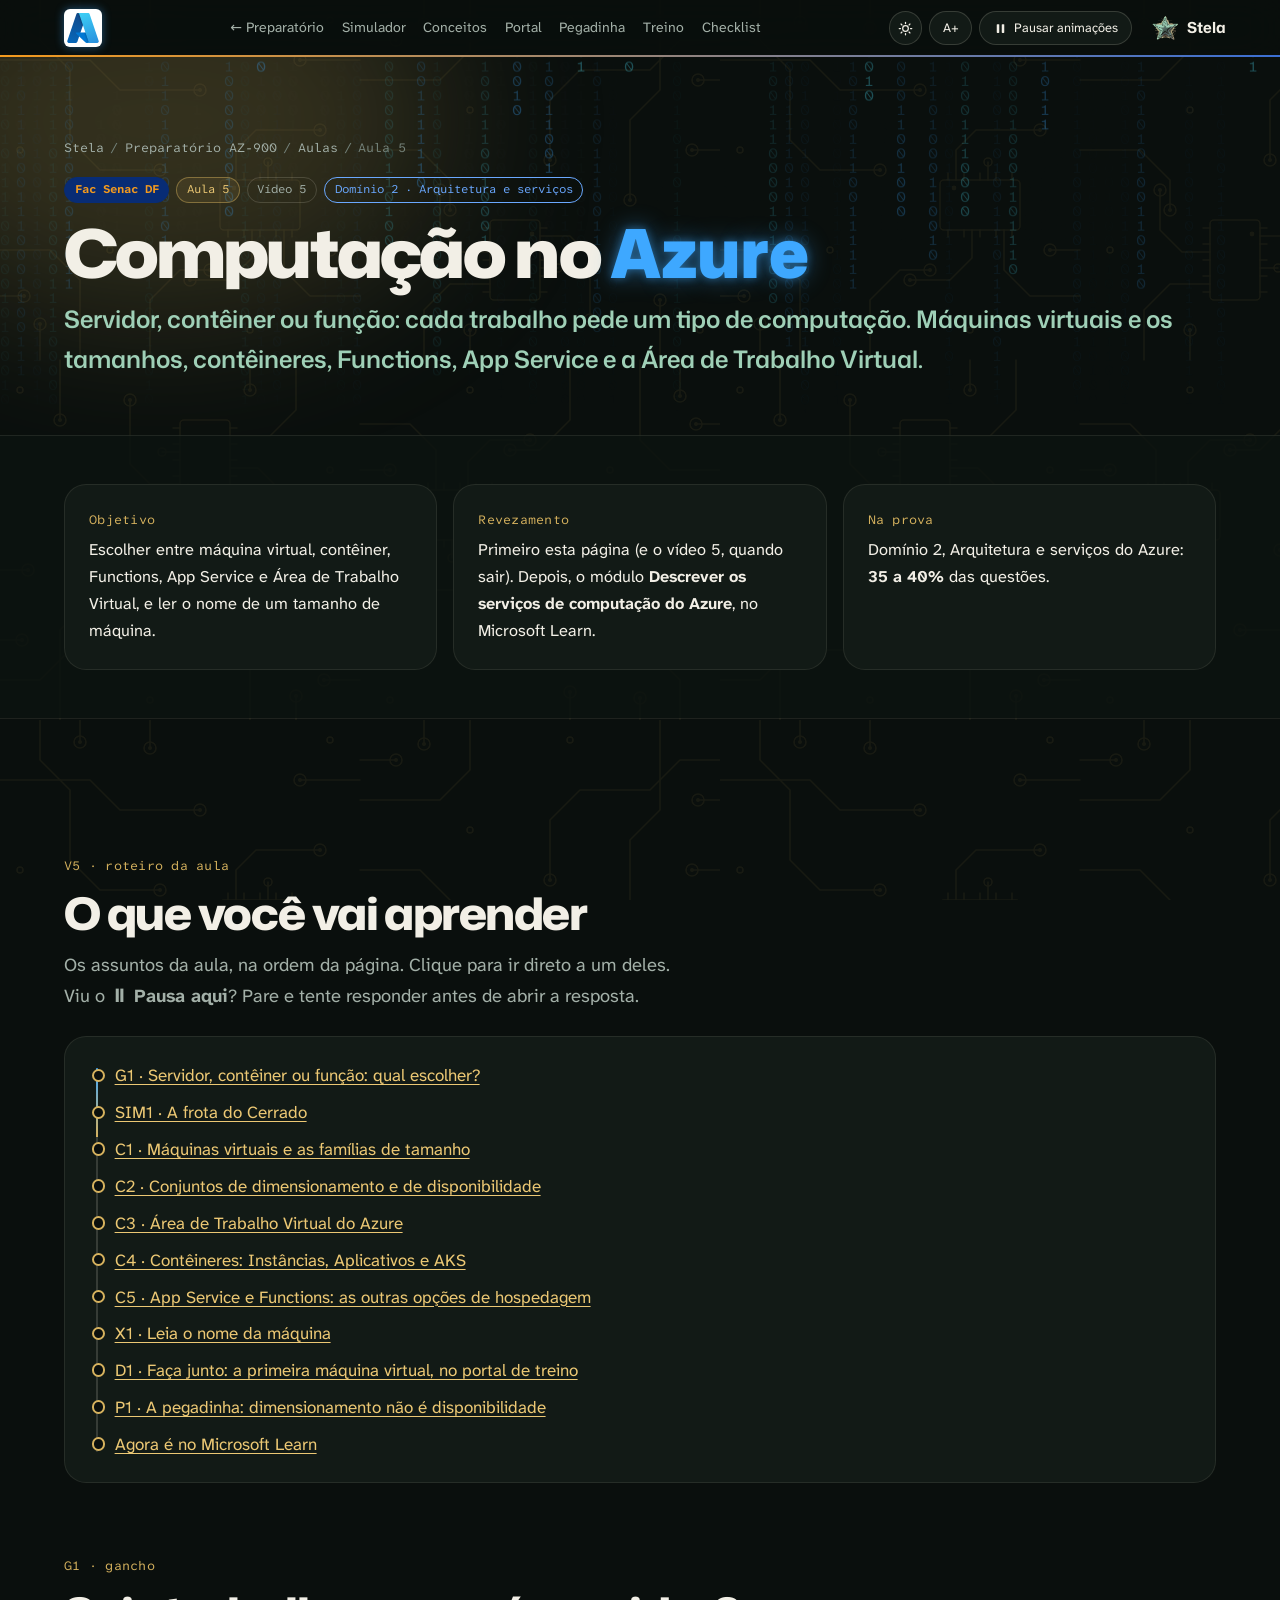
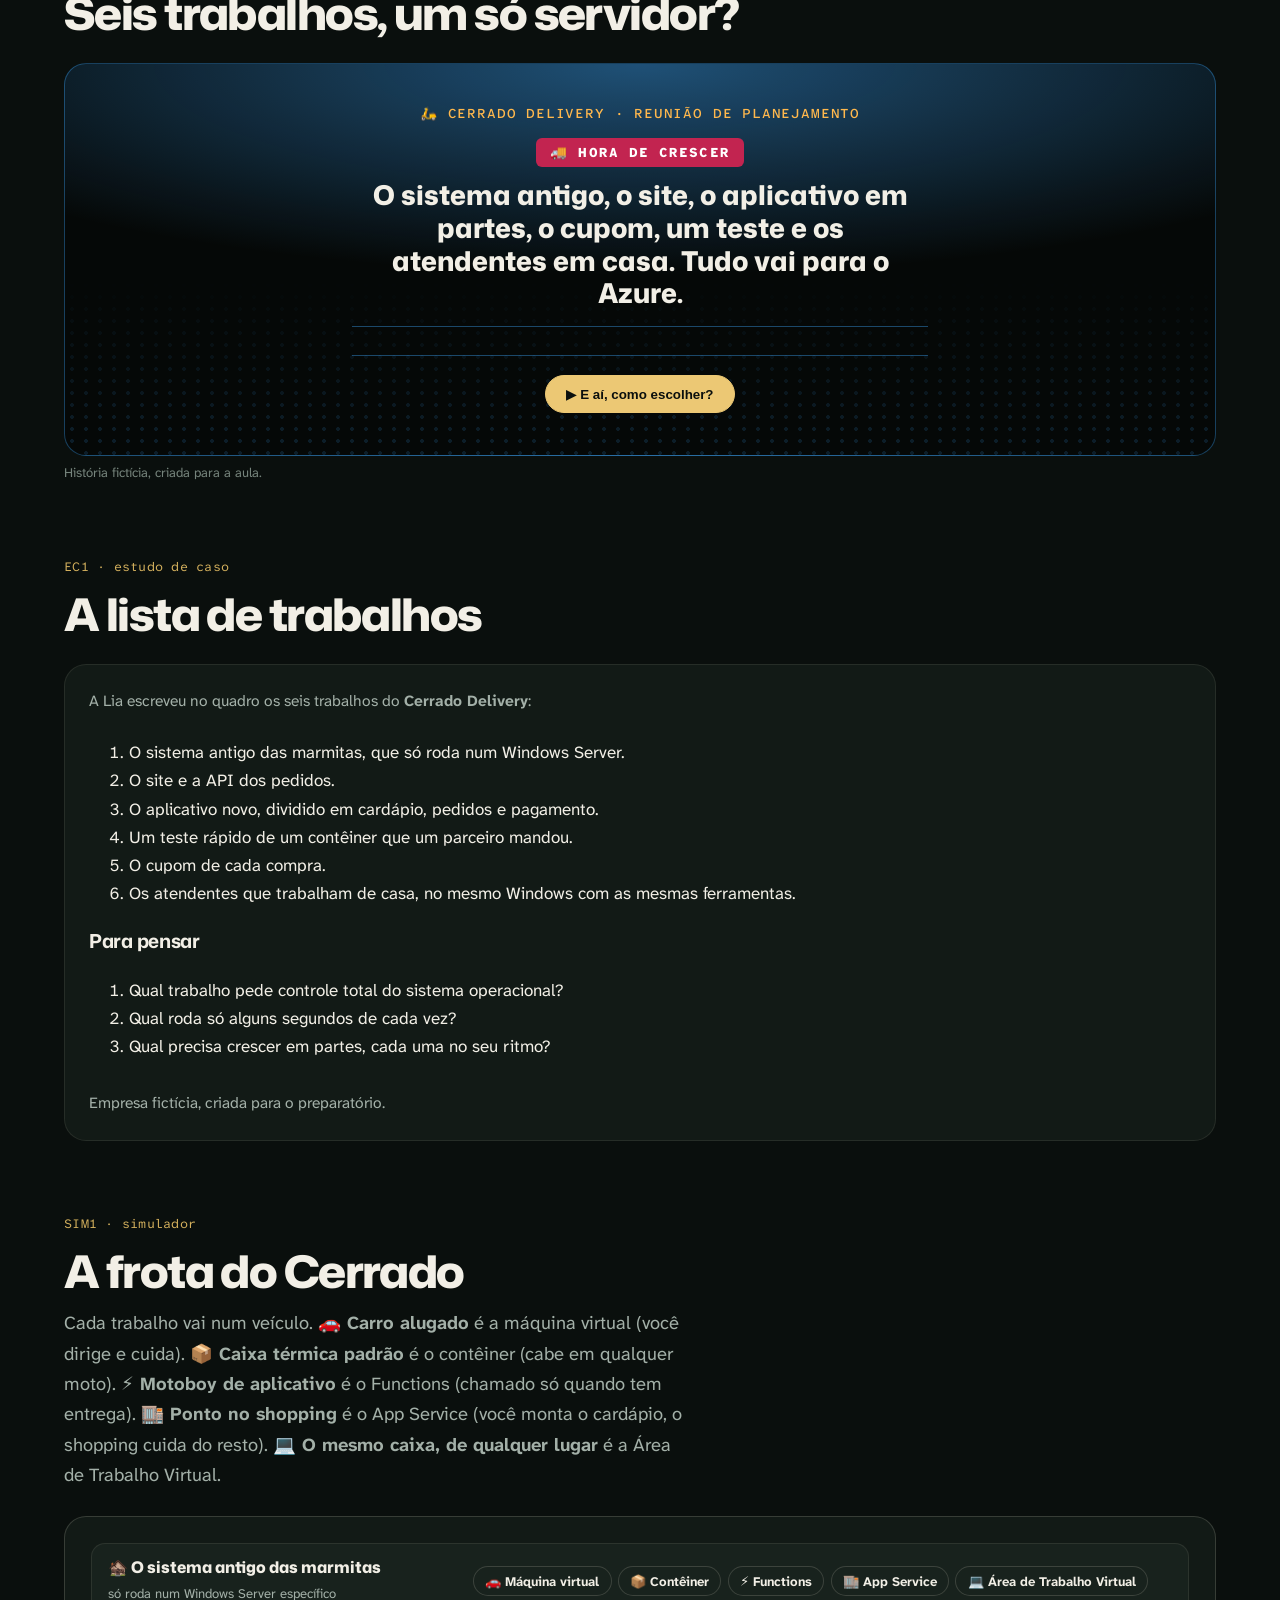
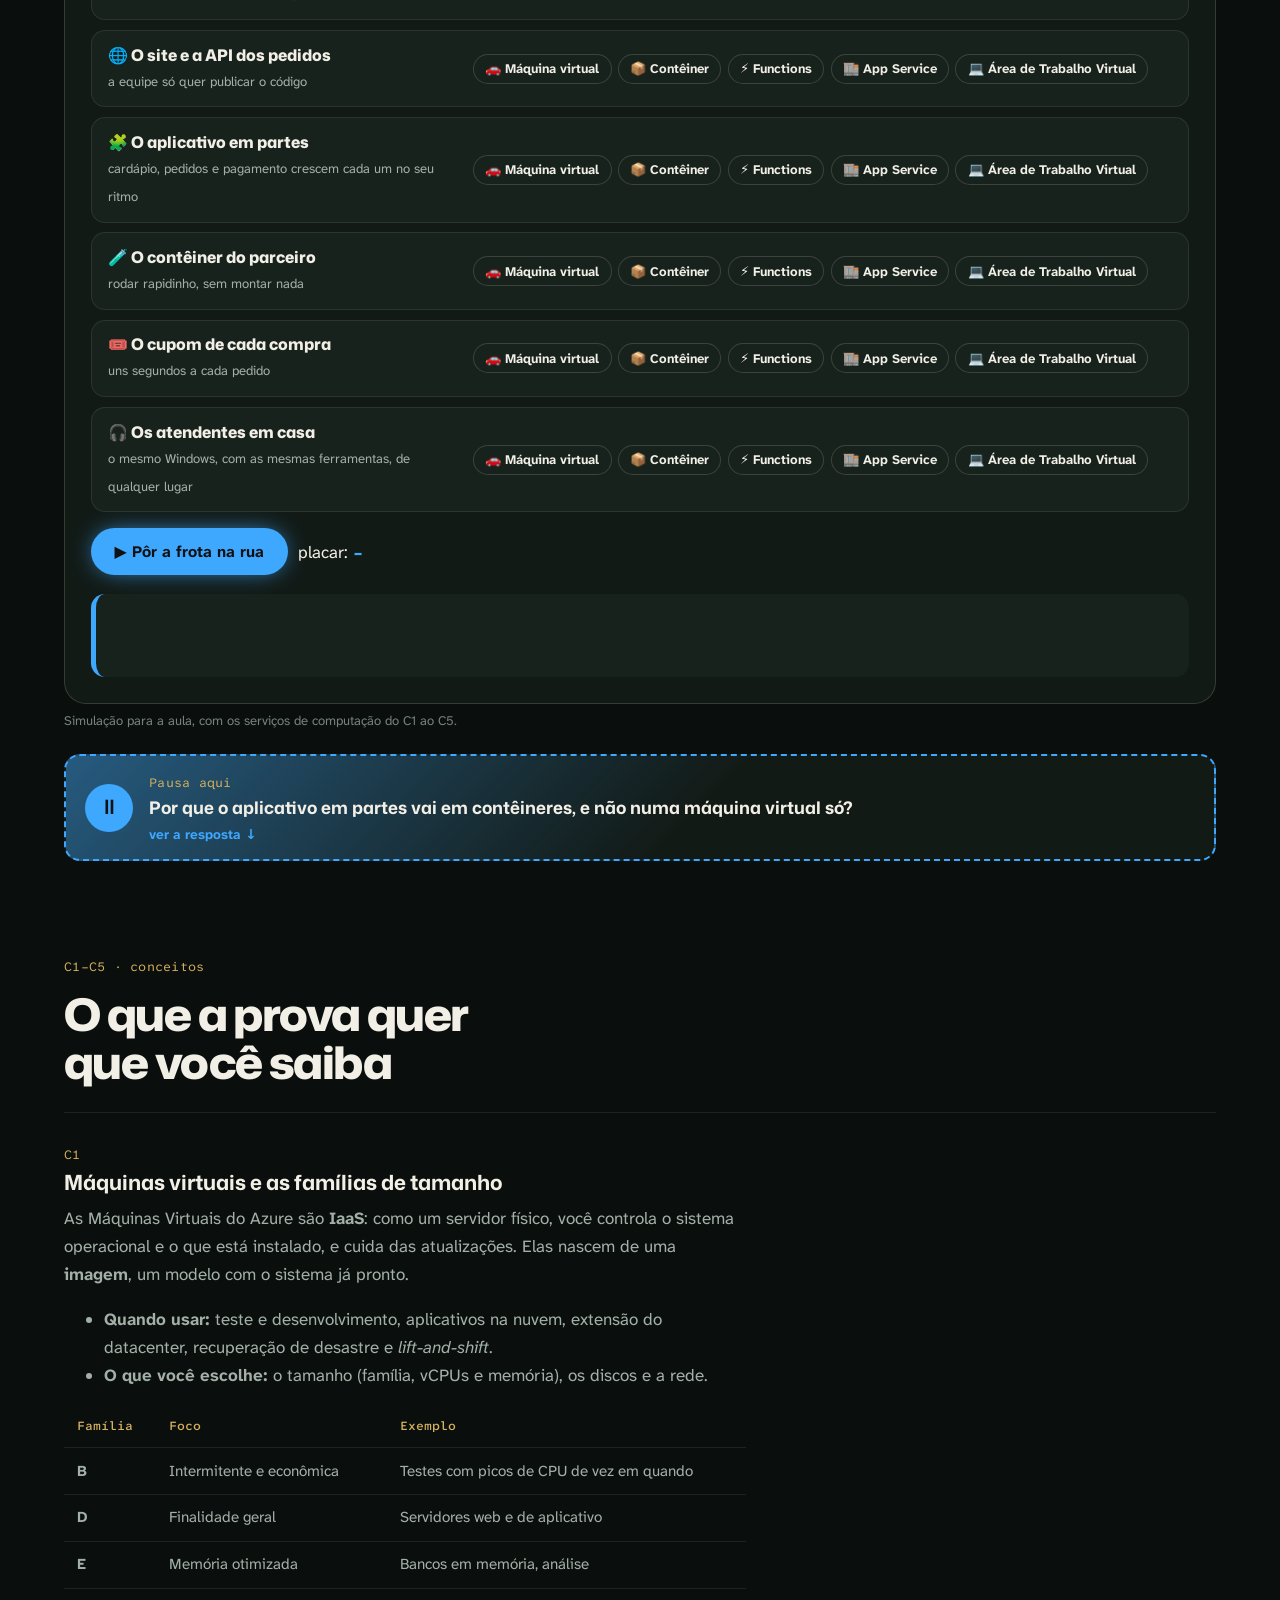
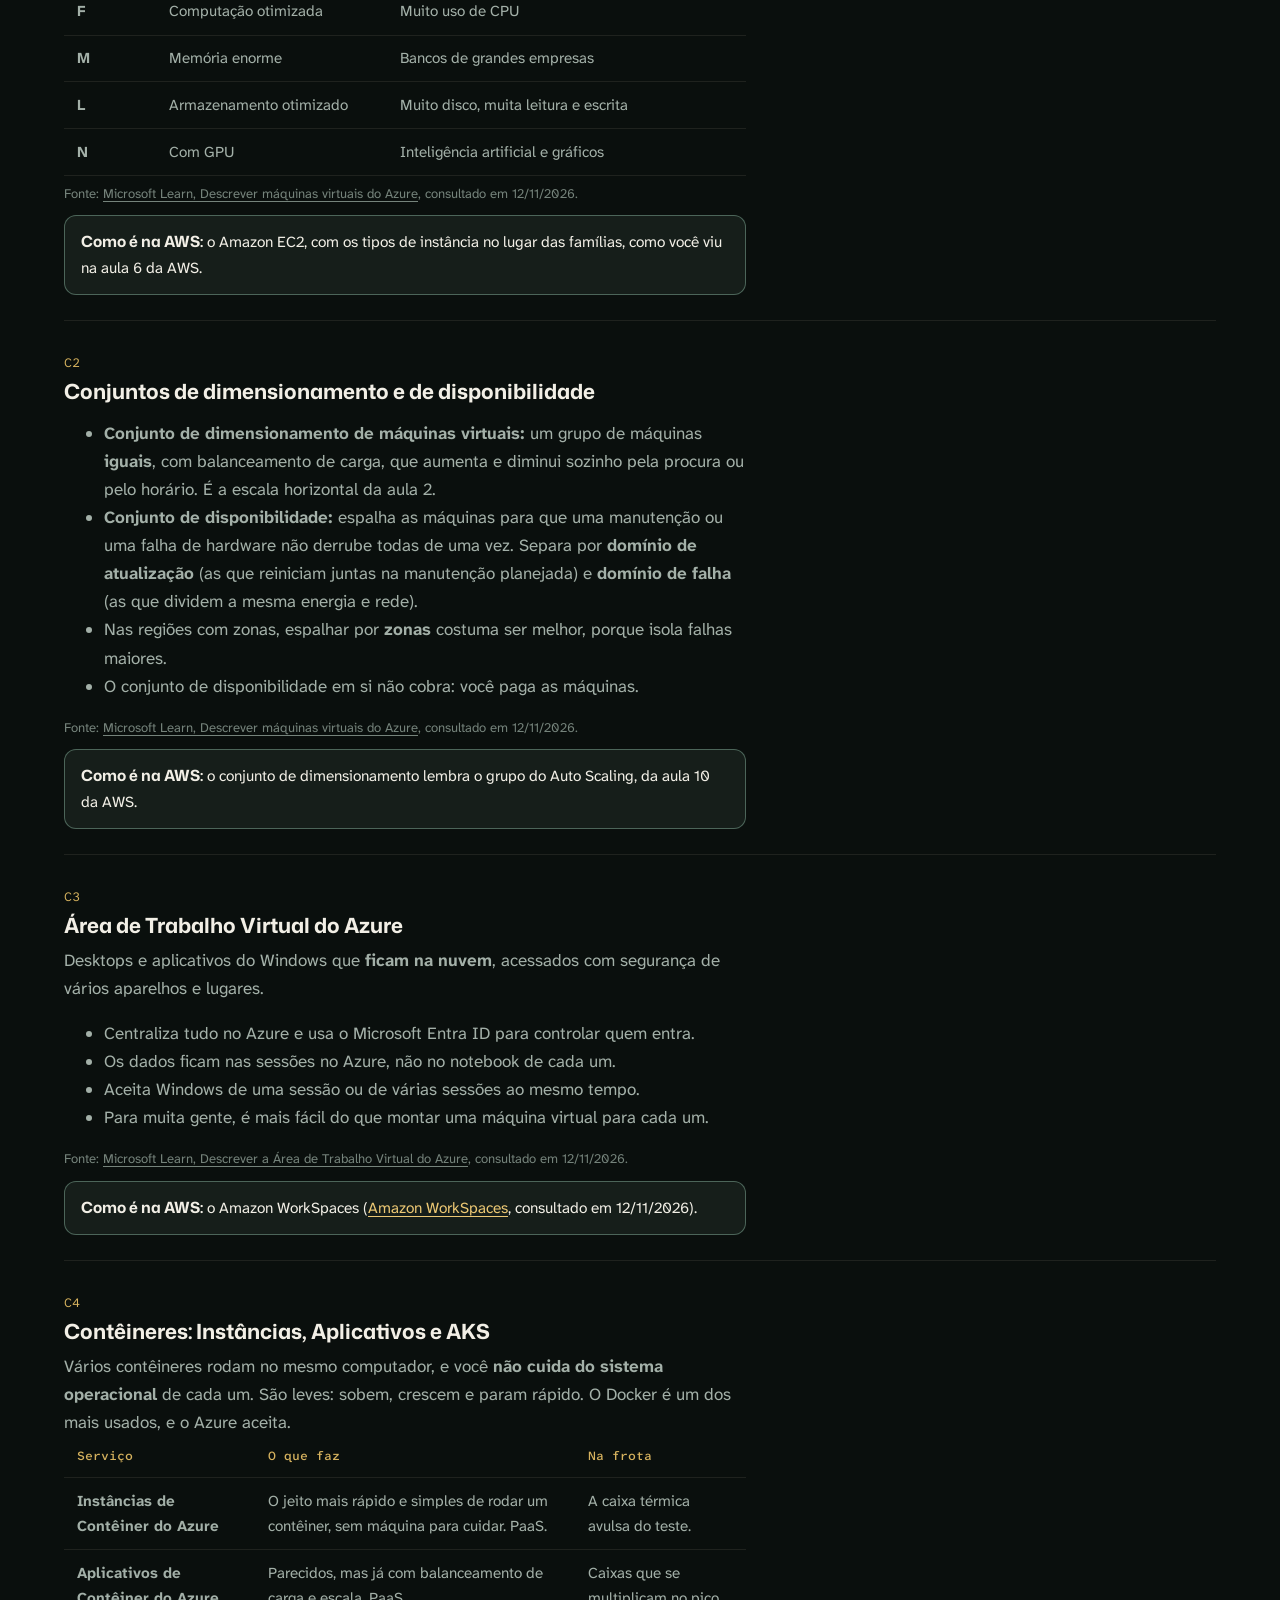
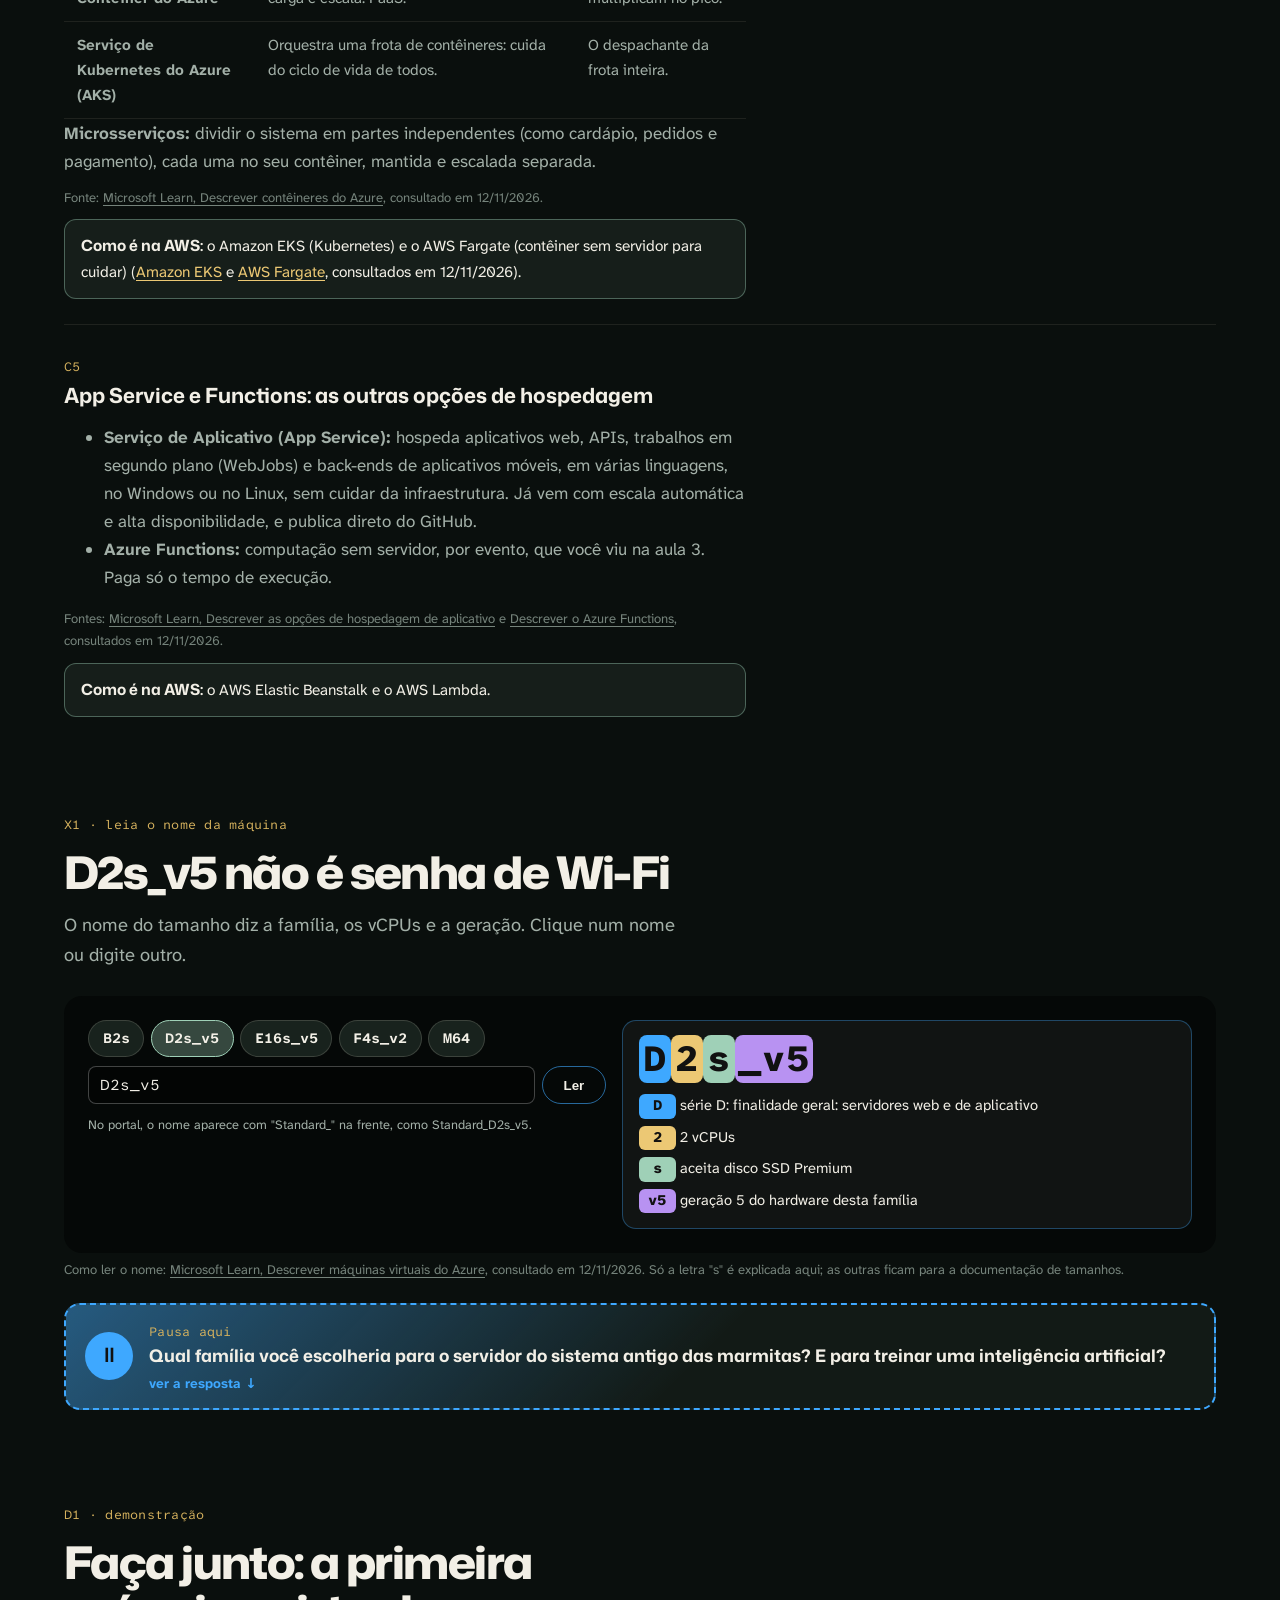
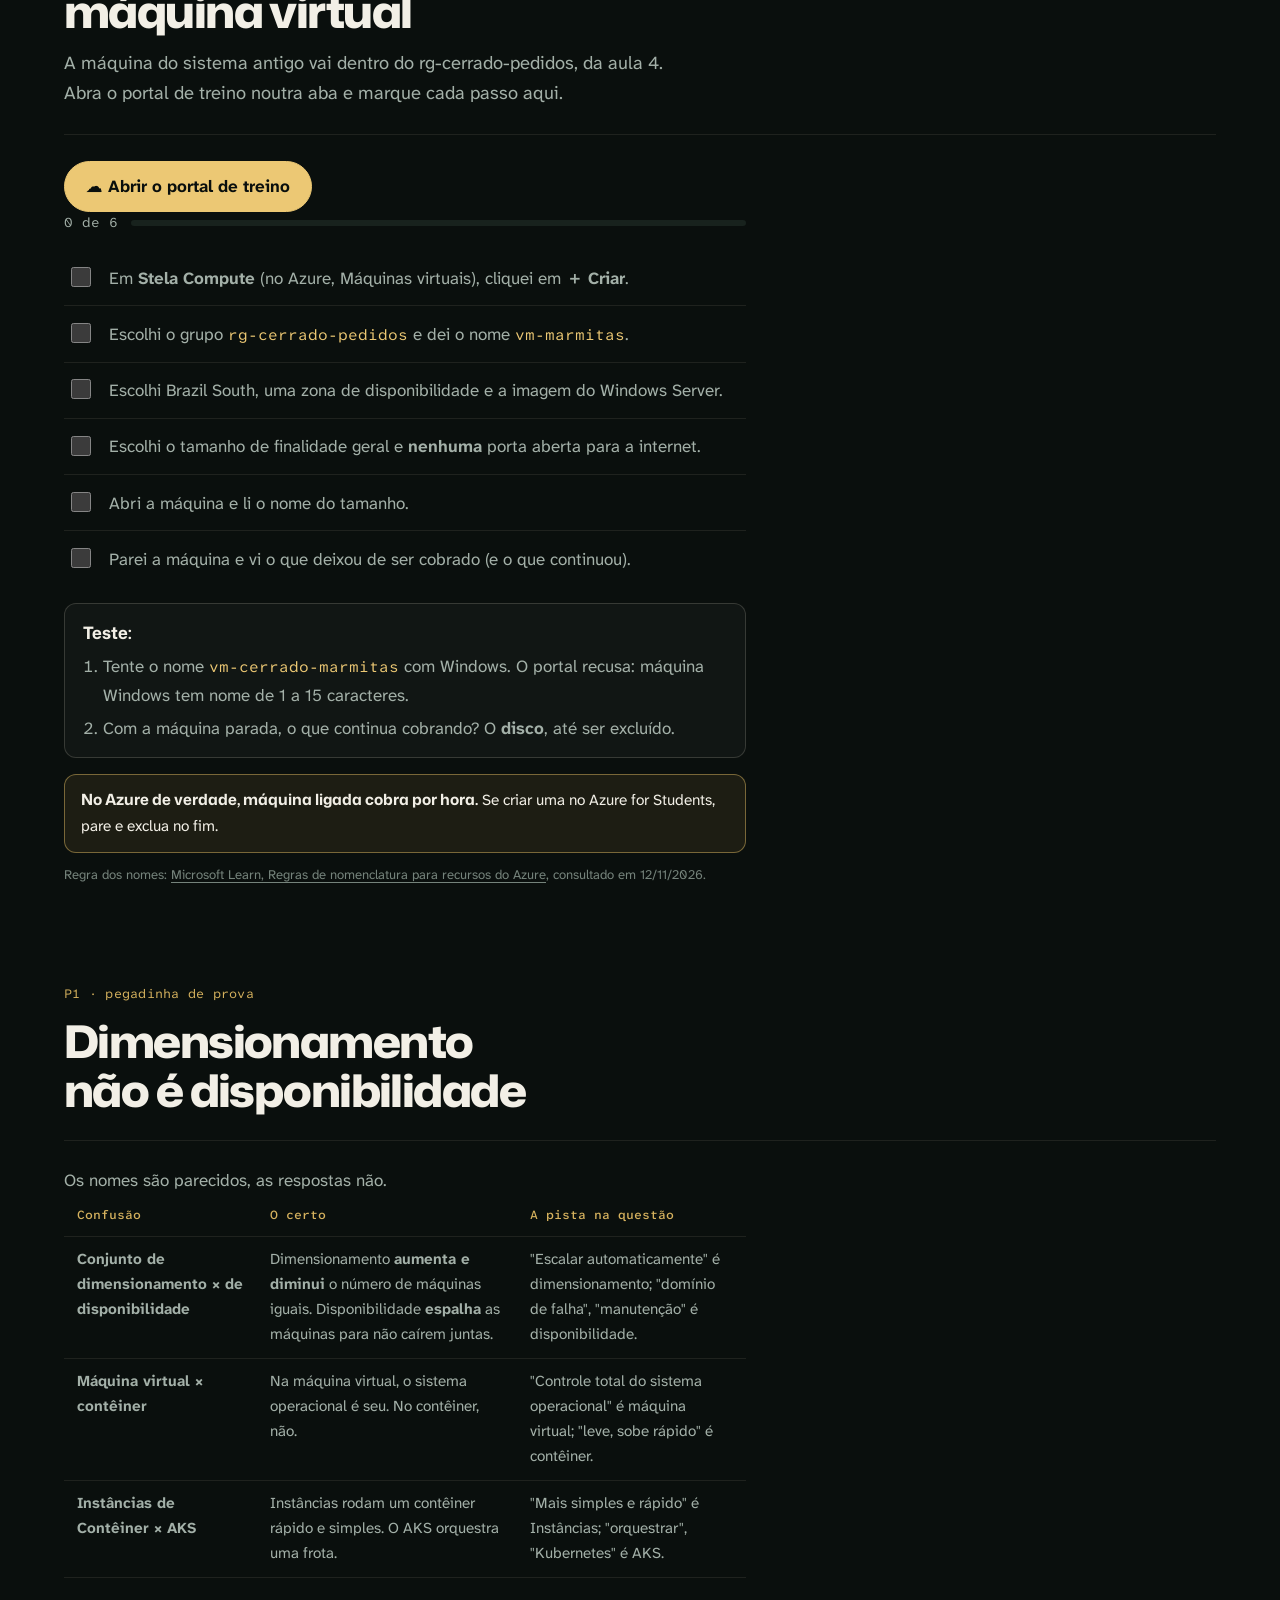
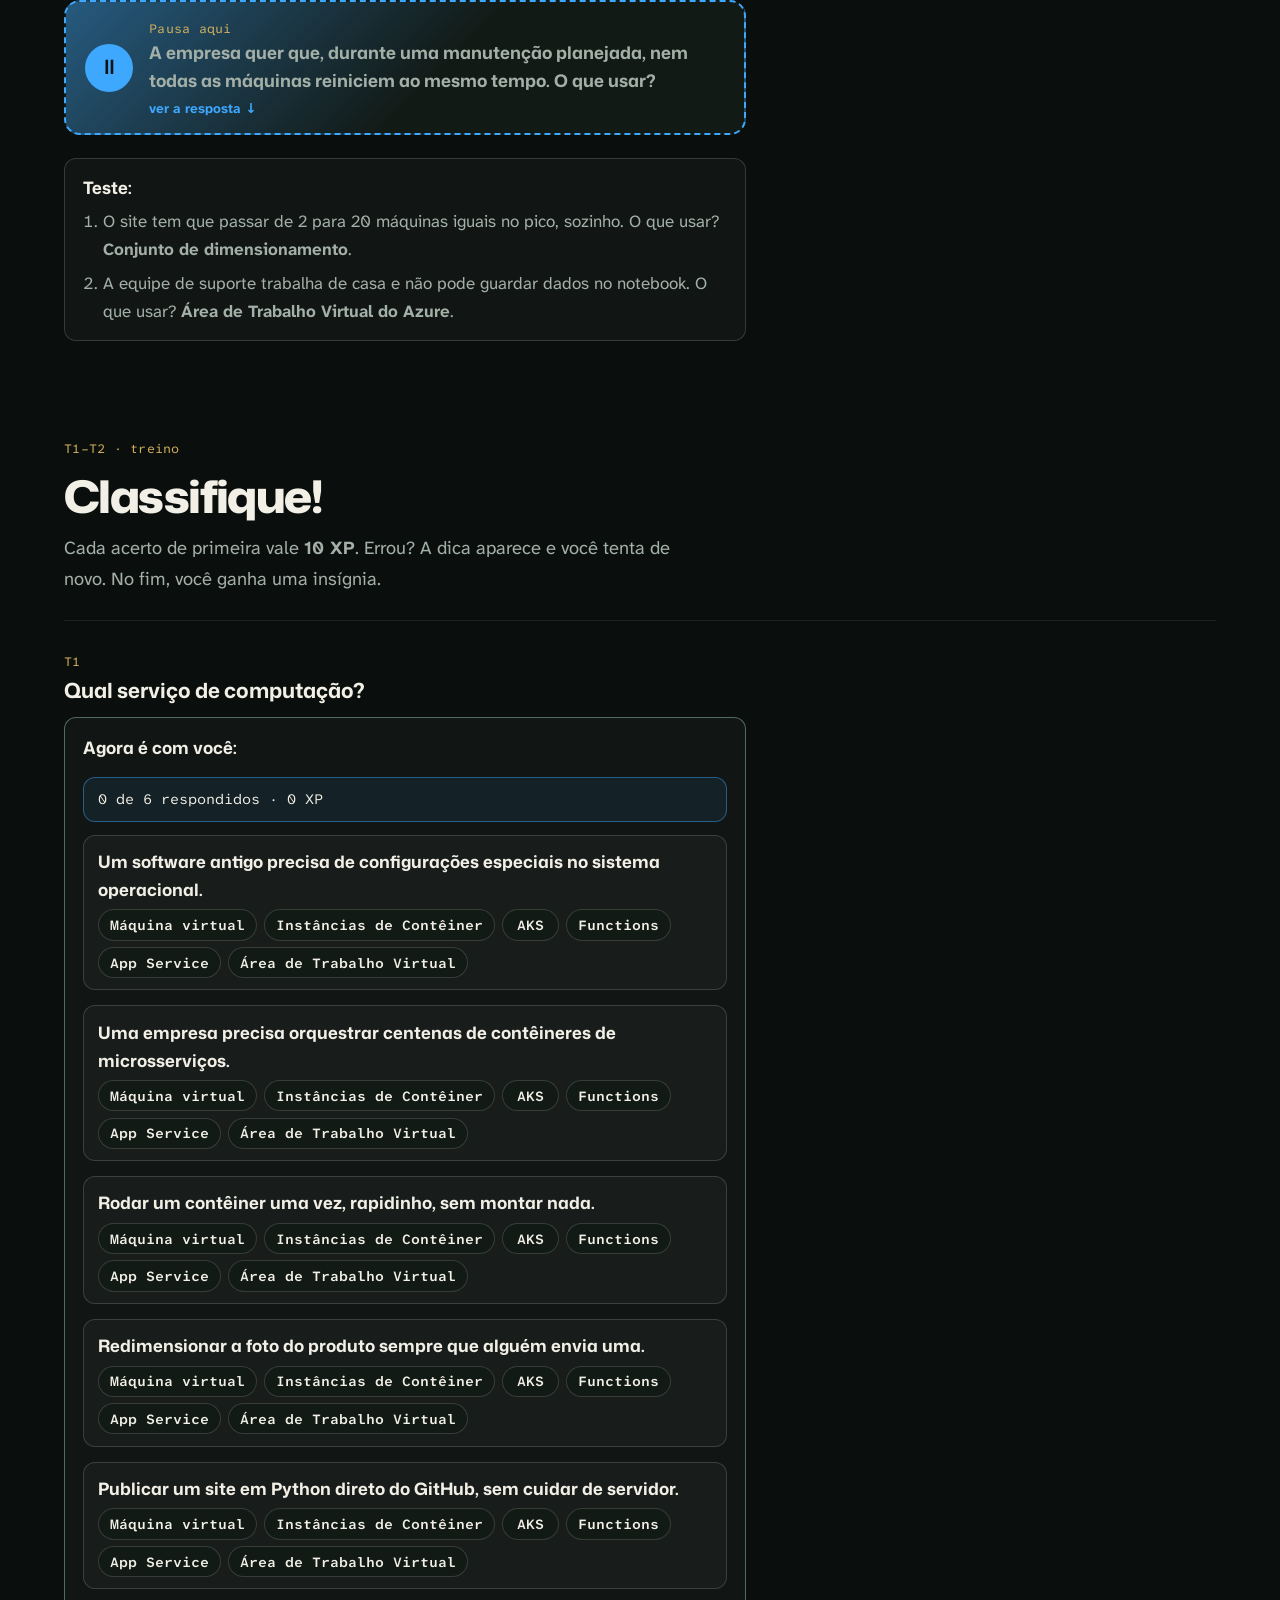
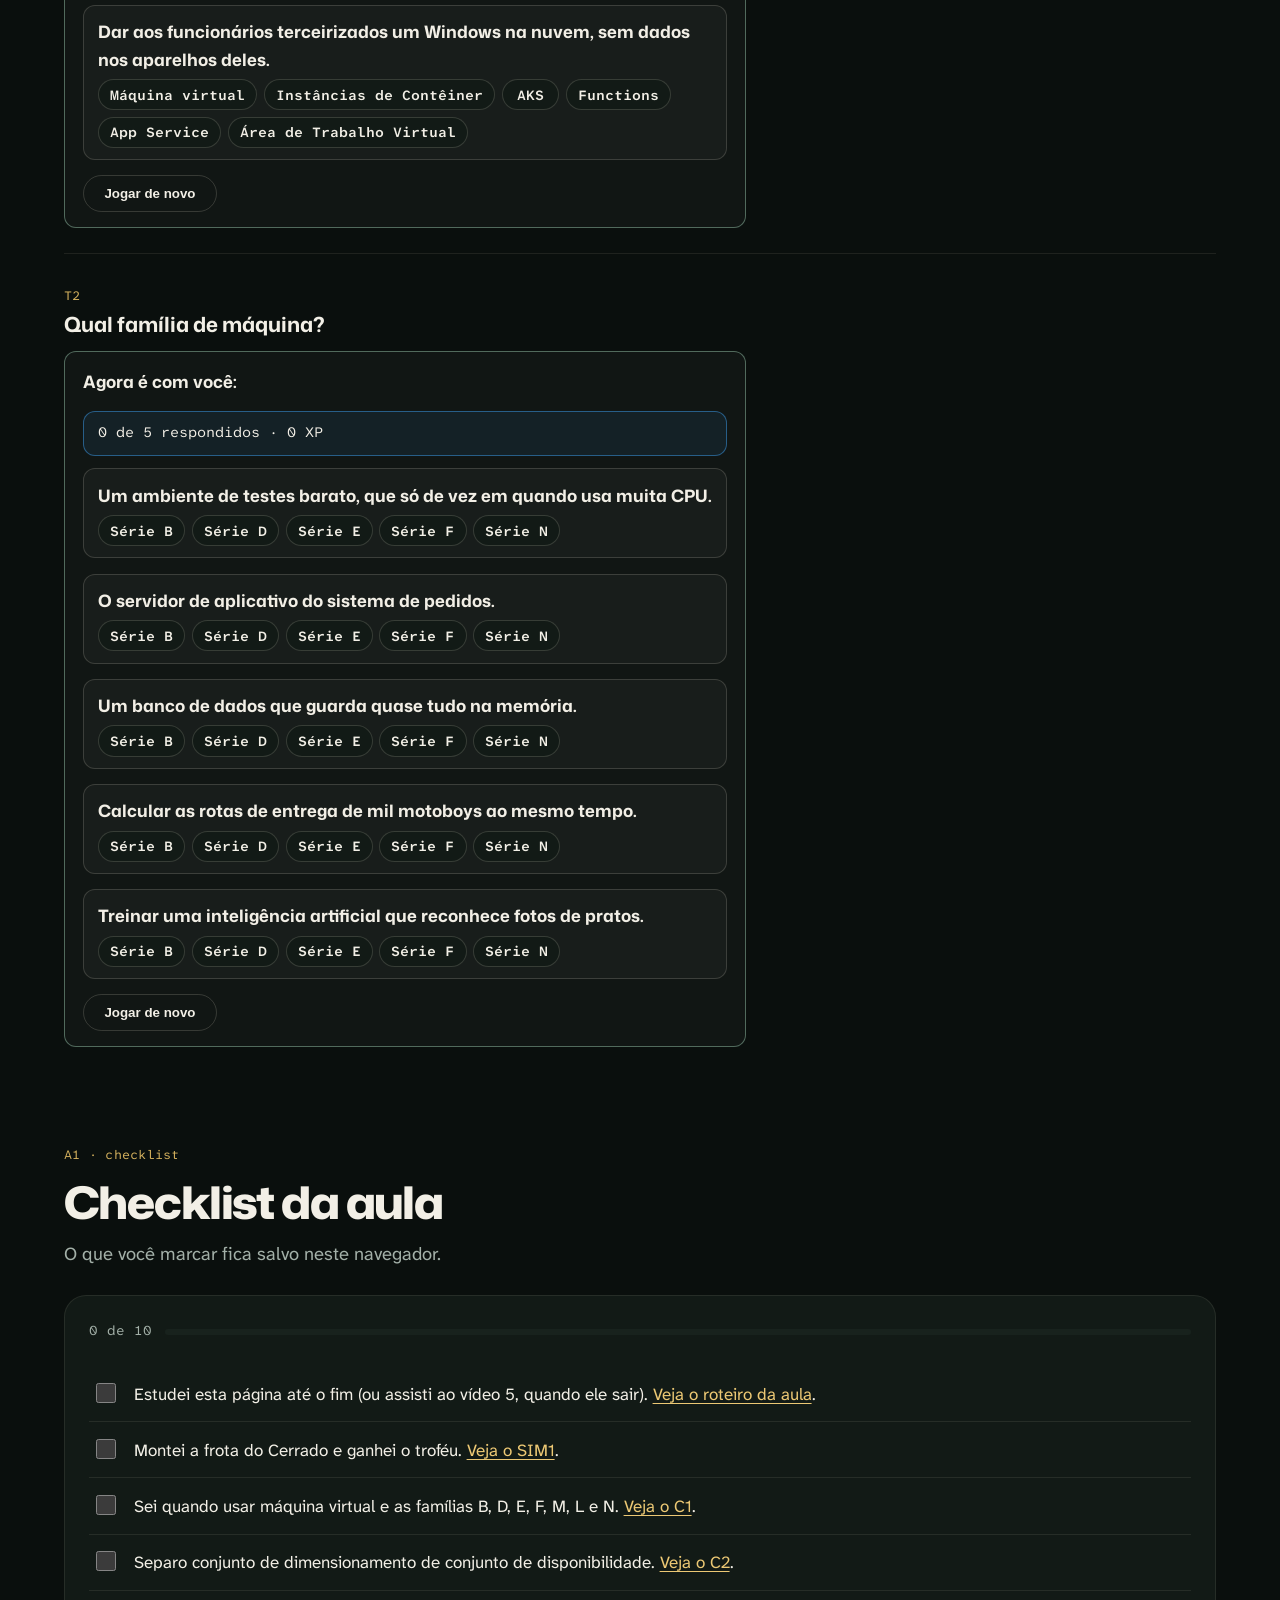
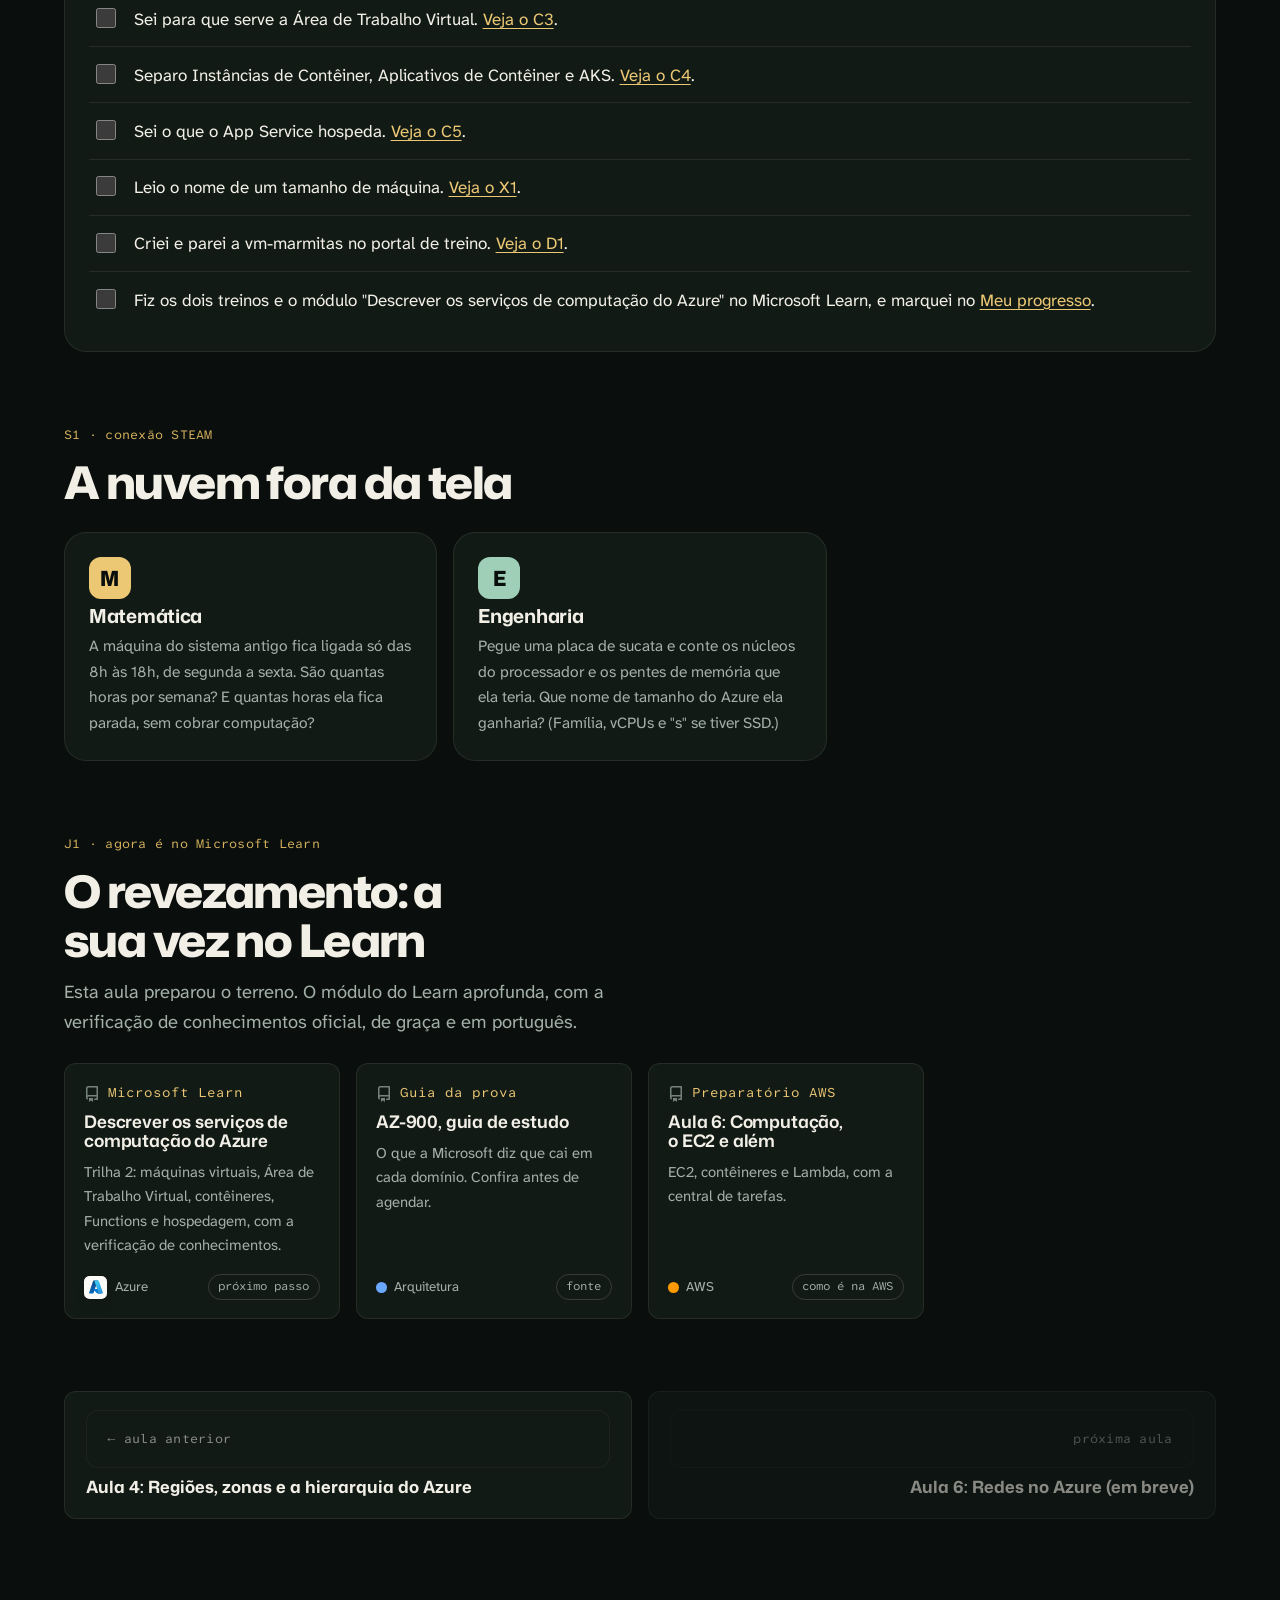
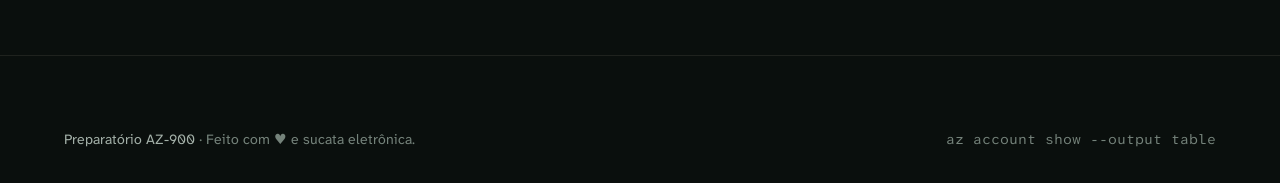
<file: aulas/aula-05.html>
<!doctype html>
<html lang="pt-BR">
<head>
  <meta charset="utf-8">
  <meta name="viewport" content="width=device-width, initial-scale=1, viewport-fit=cover">

  <!-- EDITE AQUI: número e tema da aula -->
  <title>Aula 5: Computação no Azure · Preparatório AZ-900 · Stela</title>
  <meta name="description" content="Aula 5 do Preparatório AZ-900: a frota do Cerrado (máquina virtual, contêiner, Functions, App Service e Área de Trabalho Virtual), as famílias de tamanho, conjuntos de dimensionamento e de disponibilidade, contêineres e AKS, o decodificador de nomes e a primeira máquina virtual no portal de treino.">

  <link rel="icon" href="../assets/img/favicon.ico" sizes="any">
  <link rel="icon" type="image/png" href="../assets/img/favicon-32.png">
  <link rel="apple-touch-icon" href="../assets/img/apple-touch-icon.png">
  <script src="../assets/js/placa.js"></script>
  <link rel="preconnect" href="https://fonts.googleapis.com">
  <link rel="preconnect" href="https://fonts.gstatic.com" crossorigin>
  <link rel="stylesheet" href="https://fonts.googleapis.com/css2?family=Mona+Sans:wdth,wght@100..125,400..900&family=Atkinson+Hyperlegible+Next:ital,wght@0,400;0,700;1,400&family=Atkinson+Hyperlegible+Mono:wght@400;500&display=swap">
  <link rel="stylesheet" href="../assets/css/estilo.css">
  <link rel="stylesheet" href="../assets/css/disciplina.css">
  <link rel="stylesheet" href="../assets/css/aula.css">
  <link rel="stylesheet" href="../assets/css/neon.css?v=3">
  <link rel="stylesheet" href="../css/interativos.css?v=1">
  <link rel="stylesheet" href="../css/aula-az.css?v=1">
  <link rel="stylesheet" href="../css/vivo.css?v=5">
</head>
<body>

  <!-- ===================== BARRA DO TOPO (igual em todos os sites) ===================== -->
  <header class="barra">
    <div class="envolve">
      <div class="marcas">
        <a class="marca-disc marca-logo" href="../" title="Página inicial do preparatório"><img src="../assets/img/tec/azure.svg" alt="Preparatório AZ-900: página inicial" width="32" height="32"></a>
      </div>
      <button type="button" class="btn-menu" id="btn-menu" aria-expanded="false" aria-controls="menu">Menu</button>
      <nav class="nav" id="menu" aria-label="Partes da aula">
        <a href="../#videos">← Preparatório</a>
        <a href="#simulador">Simulador</a>
        <a href="#conceitos">Conceitos</a>
        <a href="#demonstracao">Portal</a>
        <a href="#pegadinha">Pegadinha</a>
        <a href="#treino">Treino</a>
        <a href="#atividade">Checklist</a>
      </nav>
      <div class="ajustes">
        <button type="button" id="btn-tema" aria-label="Mudar para o tema claro">
          <svg class="sol" viewBox="0 0 24 24" fill="none" stroke="currentColor" stroke-width="2" stroke-linecap="round" aria-hidden="true"><circle cx="12" cy="12" r="4.5"/><path d="M12 2v2M12 20v2M4.9 4.9l1.4 1.4M17.7 17.7l1.4 1.4M2 12h2M20 12h2M4.9 19.1l1.4-1.4M17.7 6.3l1.4-1.4"/></svg>
          <svg class="lua" viewBox="0 0 24 24" fill="none" stroke="currentColor" stroke-width="2" stroke-linejoin="round" aria-hidden="true"><path d="M20.5 14.5A8.5 8.5 0 0 1 9.5 3.5a8.5 8.5 0 1 0 11 11Z"/></svg>
        </button>
        <button type="button" id="btn-fonte" aria-label="Aumentar o tamanho do texto">A+</button>
        <button type="button" id="btn-movimento" aria-pressed="false">
          <svg class="pausar" viewBox="0 0 24 24" fill="currentColor" aria-hidden="true"><rect x="6" y="5" width="4" height="14" rx="1"/><rect x="14" y="5" width="4" height="14" rx="1"/></svg>
          <svg class="tocar" viewBox="0 0 24 24" fill="currentColor" aria-hidden="true"><path d="M8 5.5v13a1 1 0 0 0 1.5.86l10.5-6.5a1 1 0 0 0 0-1.72L9.5 4.64A1 1 0 0 0 8 5.5Z"/></svg>
          <span class="rotulo">Pausar animações</span>
        </button>
        <a class="marca" href="/" title="Portal da Stela">
          <img src="../assets/img/estrela.webp" alt="" width="26" height="24">
          <span class="marca-texto">Stela</span>
        </a>
      </div>
    </div>
  </header>

  <main id="inicio">

    <!-- ===================== CABEÇALHO DA AULA ===================== -->
    <section class="aula-cab">
      <canvas class="chuva-matrix" aria-hidden="true"></canvas>
      <div class="envolve">
        <p class="trilha-migalhas">
          <a href="/">Stela</a> <span aria-hidden="true">/</span>
          <a href="../">Preparatório AZ-900</a> <span aria-hidden="true">/</span>
          <a href="../#videos">Aulas</a> <span aria-hidden="true">/</span>
          <span>Aula 5</span>
        </p>

        <!-- EDITE AQUI: número, vídeo, domínio da prova e título -->
        <div class="aula-etiquetas">
          <span class="etiqueta senac">Fac Senac DF</span>
          <span class="etiqueta ouro">Aula 5</span>
          <span class="etiqueta">Vídeo 5</span>
          <span class="etiqueta dominio" style="--cor:var(--d2)">Domínio 2 · Arquitetura e serviços</span>
        </div>
        <h1>Computação no <span class="neon">Azure</span></h1>
        <p class="subtitulo">Servidor, contêiner ou função: cada trabalho pede um tipo de computação. Máquinas virtuais e os tamanhos, contêineres, Functions, App Service e a Área de Trabalho Virtual.</p>
      </div>
    </section>

        <!-- ===================== RESUMO ===================== -->
    <section class="bloco faixa alt" aria-label="Resumo da aula">
      <div class="envolve">
        <div class="resumo">
          <div class="cartao">
            <span class="olho">Objetivo</span>
            <p>Escolher entre máquina virtual, contêiner, Functions, App Service e Área de Trabalho Virtual, e ler o nome de um tamanho de máquina.</p>
          </div>
          <div class="cartao">
            <span class="olho">Revezamento</span>
            <p>Primeiro esta página (e o vídeo 5, quando sair). Depois, o módulo <strong>Descrever os serviços de computação do Azure</strong>, no Microsoft Learn.</p>
          </div>
          <div class="cartao">
            <span class="olho">Na prova</span>
            <p>Domínio 2, Arquitetura e serviços do Azure: <strong>35 a 40%</strong> das questões.</p>
          </div>
        </div>
      </div>
    </section>

    <div class="bloco">
      <div class="envolve aula-corpo">

        <!-- ===================== ROTEIRO DA AULA ===================== -->
        <section class="parte" id="video">
          <div class="cab">
            <span class="olho">V5 · roteiro da aula</span>
            <h2>O que você vai aprender</h2>
            <p>Os assuntos da aula, na ordem da página. Clique para ir direto a um deles. Viu o <strong>⏸ Pausa aqui</strong>? Pare e tente responder antes de abrir a resposta.</p>
          </div>
          <div class="cartao">
            <ol class="roteiro-video sem-tempo">
              <li><a href="#gancho">G1 · Servidor, contêiner ou função: qual escolher?</a></li>
              <li><a href="#simulador">SIM1 · A frota do Cerrado</a></li>
              <li><a href="#c1">C1 · Máquinas virtuais e as famílias de tamanho</a></li>
              <li><a href="#c2">C2 · Conjuntos de dimensionamento e de disponibilidade</a></li>
              <li><a href="#c3">C3 · Área de Trabalho Virtual do Azure</a></li>
              <li><a href="#c4">C4 · Contêineres: Instâncias, Aplicativos e AKS</a></li>
              <li><a href="#c5">C5 · App Service e Functions: as outras opções de hospedagem</a></li>
              <li><a href="#nome">X1 · Leia o nome da máquina</a></li>
              <li><a href="#demonstracao">D1 · Faça junto: a primeira máquina virtual, no portal de treino</a></li>
              <li><a href="#pegadinha">P1 · A pegadinha: dimensionamento não é disponibilidade</a></li>
              <li><a href="#learn">Agora é no Microsoft Learn</a></li>
            </ol>
          </div>
        </section>

        <!-- ===================== GANCHO (vivo.js, parte 1) ===================== -->
        <section class="parte" id="gancho">
          <div class="cab">
            <span class="olho">G1 · gancho</span>
            <h2>Seis trabalhos, um só servidor?</h2>
          </div>
          <div class="gancho plantao" data-plantao data-link="#simulador" data-link-texto="Monte a frota no simulador, logo abaixo">
            <p class="gancho-evento">🛵 Cerrado Delivery · reunião de planejamento</p>
            <span class="tarja">🚚 Hora de crescer</span>
            <p class="manchete">O sistema antigo, o site, o aplicativo em partes, o cupom, um teste e os atendentes em casa. Tudo vai para o Azure.</p>
            <div class="letreiro" aria-hidden="true"><span>O Rafa quer pôr tudo num servidor só, igual ao do fundo da cozinha · a Lia diz que cada trabalho pede um tipo de computação · e o estagiário pergunta: "mas não é tudo computador?"…</span></div>
            <button type="button" class="botao" data-abrir>▶ E aí, como escolher?</button>
            <div class="gancho-voto" data-revela hidden>
              <p class="gancho-pergunta" tabindex="-1">Servidor, contêiner ou função: qual escolher?</p>
              <div class="gancho-botoes">
                <button type="button" aria-pressed="false" data-explica="Um servidor (máquina virtual) dá controle total, mas também todo o trabalho: sistema, atualizações, cuidado. É o certo para alguns trabalhos, não para todos.">🖥️ Servidor para tudo</button>
                <button type="button" aria-pressed="false" data-explica="Contêiner é ótimo para partes que crescem separadas, mas não é a resposta para tudo: um cupom de segundos pede outra coisa.">📦 Contêiner para tudo</button>
                <button type="button" aria-pressed="false" data-explica="Isso! Cada trabalho pede um tipo de computação. O jeito de escolher é perguntar: quanto controle eu preciso, e quanto tempo isso fica rodando?">🧩 Depende do trabalho</button>
              </div>
              <p class="gancho-resposta" aria-live="polite"></p>
            </div>
          </div>
          <p class="fonte">História fictícia, criada para a aula.</p>
        </section>

        <!-- ===================== ESTUDO DE CASO ===================== -->
        <section class="parte" id="caso">
          <div class="cab">
            <span class="olho">EC1 · estudo de caso</span>
            <h2>A lista de trabalhos</h2>
          </div>
          <div class="cartao caso">
            <p>A Lia escreveu no quadro os seis trabalhos do <strong>Cerrado Delivery</strong>:</p>
            <ol>
              <li>O sistema antigo das marmitas, que só roda num Windows Server.</li>
              <li>O site e a API dos pedidos.</li>
              <li>O aplicativo novo, dividido em cardápio, pedidos e pagamento.</li>
              <li>Um teste rápido de um contêiner que um parceiro mandou.</li>
              <li>O cupom de cada compra.</li>
              <li>Os atendentes que trabalham de casa, no mesmo Windows com as mesmas ferramentas.</li>
            </ol>
            <h3>Para pensar</h3>
            <ol>
              <li>Qual trabalho pede controle total do sistema operacional?</li>
              <li>Qual roda só alguns segundos de cada vez?</li>
              <li>Qual precisa crescer em partes, cada uma no seu ritmo?</li>
            </ol>
            <p class="fonte">Empresa fictícia, criada para o preparatório.</p>
          </div>
        </section>

        <!-- ===================== SIMULADOR (vivo.js, parte 2) ===================== -->
        <section class="parte" id="simulador">
          <div class="cab">
            <span class="olho">SIM1 · simulador</span>
            <h2>A frota do Cerrado</h2>
            <p>Cada trabalho vai num veículo. <strong>🚗 Carro alugado</strong> é a máquina virtual (você dirige e cuida). <strong>📦 Caixa térmica padrão</strong> é o contêiner (cabe em qualquer moto). <strong>⚡ Motoboy de aplicativo</strong> é o Functions (chamado só quando tem entrega). <strong>🏬 Ponto no shopping</strong> é o App Service (você monta o cardápio, o shopping cuida do resto). <strong>💻 O mesmo caixa, de qualquer lugar</strong> é a Área de Trabalho Virtual.</p>
          </div>
          <div class="sim" data-central="frota">
            <ol class="central">
              <li class="central-linha" data-tarefa="legado">
                <span class="tarefa"><strong>🏚️ O sistema antigo das marmitas</strong><small>só roda num Windows Server específico</small></span>
                <div class="dz-botoes" role="group" aria-label="Veículo para o sistema antigo">
                  <button type="button" data-motor="vm" aria-pressed="false">🚗 Máquina virtual</button>
                  <button type="button" data-motor="conteiner" aria-pressed="false">📦 Contêiner</button>
                  <button type="button" data-motor="funcao" aria-pressed="false">⚡ Functions</button>
                  <button type="button" data-motor="app" aria-pressed="false">🏬 App Service</button>
                  <button type="button" data-motor="desktop" aria-pressed="false">💻 Área de Trabalho Virtual</button>
                </div>
                <p class="central-saida" aria-live="polite"></p>
              </li>
              <li class="central-linha" data-tarefa="site">
                <span class="tarefa"><strong>🌐 O site e a API dos pedidos</strong><small>a equipe só quer publicar o código</small></span>
                <div class="dz-botoes" role="group" aria-label="Veículo para o site e a API">
                  <button type="button" data-motor="vm" aria-pressed="false">🚗 Máquina virtual</button>
                  <button type="button" data-motor="conteiner" aria-pressed="false">📦 Contêiner</button>
                  <button type="button" data-motor="funcao" aria-pressed="false">⚡ Functions</button>
                  <button type="button" data-motor="app" aria-pressed="false">🏬 App Service</button>
                  <button type="button" data-motor="desktop" aria-pressed="false">💻 Área de Trabalho Virtual</button>
                </div>
                <p class="central-saida" aria-live="polite"></p>
              </li>
              <li class="central-linha" data-tarefa="partes">
                <span class="tarefa"><strong>🧩 O aplicativo em partes</strong><small>cardápio, pedidos e pagamento crescem cada um no seu ritmo</small></span>
                <div class="dz-botoes" role="group" aria-label="Veículo para o aplicativo em partes">
                  <button type="button" data-motor="vm" aria-pressed="false">🚗 Máquina virtual</button>
                  <button type="button" data-motor="conteiner" aria-pressed="false">📦 Contêiner</button>
                  <button type="button" data-motor="funcao" aria-pressed="false">⚡ Functions</button>
                  <button type="button" data-motor="app" aria-pressed="false">🏬 App Service</button>
                  <button type="button" data-motor="desktop" aria-pressed="false">💻 Área de Trabalho Virtual</button>
                </div>
                <p class="central-saida" aria-live="polite"></p>
              </li>
              <li class="central-linha" data-tarefa="teste">
                <span class="tarefa"><strong>🧪 O contêiner do parceiro</strong><small>rodar rapidinho, sem montar nada</small></span>
                <div class="dz-botoes" role="group" aria-label="Veículo para o teste do contêiner">
                  <button type="button" data-motor="vm" aria-pressed="false">🚗 Máquina virtual</button>
                  <button type="button" data-motor="conteiner" aria-pressed="false">📦 Contêiner</button>
                  <button type="button" data-motor="funcao" aria-pressed="false">⚡ Functions</button>
                  <button type="button" data-motor="app" aria-pressed="false">🏬 App Service</button>
                  <button type="button" data-motor="desktop" aria-pressed="false">💻 Área de Trabalho Virtual</button>
                </div>
                <p class="central-saida" aria-live="polite"></p>
              </li>
              <li class="central-linha" data-tarefa="cupom">
                <span class="tarefa"><strong>🎟️ O cupom de cada compra</strong><small>uns segundos a cada pedido</small></span>
                <div class="dz-botoes" role="group" aria-label="Veículo para o cupom">
                  <button type="button" data-motor="vm" aria-pressed="false">🚗 Máquina virtual</button>
                  <button type="button" data-motor="conteiner" aria-pressed="false">📦 Contêiner</button>
                  <button type="button" data-motor="funcao" aria-pressed="false">⚡ Functions</button>
                  <button type="button" data-motor="app" aria-pressed="false">🏬 App Service</button>
                  <button type="button" data-motor="desktop" aria-pressed="false">💻 Área de Trabalho Virtual</button>
                </div>
                <p class="central-saida" aria-live="polite"></p>
              </li>
              <li class="central-linha" data-tarefa="caixa">
                <span class="tarefa"><strong>🎧 Os atendentes em casa</strong><small>o mesmo Windows, com as mesmas ferramentas, de qualquer lugar</small></span>
                <div class="dz-botoes" role="group" aria-label="Veículo para os atendentes">
                  <button type="button" data-motor="vm" aria-pressed="false">🚗 Máquina virtual</button>
                  <button type="button" data-motor="conteiner" aria-pressed="false">📦 Contêiner</button>
                  <button type="button" data-motor="funcao" aria-pressed="false">⚡ Functions</button>
                  <button type="button" data-motor="app" aria-pressed="false">🏬 App Service</button>
                  <button type="button" data-motor="desktop" aria-pressed="false">💻 Área de Trabalho Virtual</button>
                </div>
                <p class="central-saida" aria-live="polite"></p>
              </li>
            </ol>
            <div class="sim-acoes"><button type="button" class="vai">▶ Pôr a frota na rua</button><span>placar: <span class="central-placar" data-placar>–</span></span></div>
            <p class="casa-fala" aria-live="polite"></p>
          </div>
          <p class="fonte">Simulação para a aula, com os serviços de computação do C1 ao C5.</p>

          <details class="pausa-aqui">
            <summary><span class="pausa-icone" aria-hidden="true">⏸</span><span><span class="olho">Pausa aqui</span><strong>Por que o aplicativo em partes vai em contêineres, e não numa máquina virtual só?</strong></span><span class="pausa-ver">ver a resposta</span></summary>
            <div class="pausa-resposta"><p>Porque cada parte cresce no seu ritmo. Se os pedidos lotam no domingo e o cardápio não, só o contêiner dos pedidos cresce. Numa máquina só, tudo cresce junto, e você paga pelo que não precisava.</p></div>
          </details>
        </section>

        <!-- ===================== CONCEITOS ===================== -->
        <section class="parte" id="conceitos">
          <div class="cab">
            <span class="olho">C1–C5 · conceitos</span>
            <h2>O que a prova quer que você saiba</h2>
          </div>

          <div class="conceito" style="grid-template-columns:1fr" id="c1">
            <div class="texto">
              <span class="olho">C1</span>
              <h3>Máquinas virtuais e as famílias de tamanho</h3>
              <p>As Máquinas Virtuais do Azure são <strong>IaaS</strong>: como um servidor físico, você controla o sistema operacional e o que está instalado, e cuida das atualizações. Elas nascem de uma <strong>imagem</strong>, um modelo com o sistema já pronto.</p>
              <ul>
                <li><strong>Quando usar:</strong> teste e desenvolvimento, aplicativos na nuvem, extensão do datacenter, recuperação de desastre e <em>lift-and-shift</em>.</li>
                <li><strong>O que você escolhe:</strong> o tamanho (família, vCPUs e memória), os discos e a rede.</li>
              </ul>
              <div class="tabela-rola"><table class="metodos"><thead><tr><th>Família</th><th>Foco</th><th>Exemplo</th></tr></thead><tbody>
                <tr><td><strong>B</strong></td><td>Intermitente e econômica</td><td>Testes com picos de CPU de vez em quando</td></tr>
                <tr><td><strong>D</strong></td><td>Finalidade geral</td><td>Servidores web e de aplicativo</td></tr>
                <tr><td><strong>E</strong></td><td>Memória otimizada</td><td>Bancos em memória, análise</td></tr>
                <tr><td><strong>F</strong></td><td>Computação otimizada</td><td>Muito uso de CPU</td></tr>
                <tr><td><strong>M</strong></td><td>Memória enorme</td><td>Bancos de grandes empresas</td></tr>
                <tr><td><strong>L</strong></td><td>Armazenamento otimizado</td><td>Muito disco, muita leitura e escrita</td></tr>
                <tr><td><strong>N</strong></td><td>Com GPU</td><td>Inteligência artificial e gráficos</td></tr>
              </tbody></table></div>
              <p class="fonte">Fonte: <a href="https://learn.microsoft.com/pt-br/training/modules/describe-azure-compute-networking-services/2-virtual-machines">Microsoft Learn, Descrever máquinas virtuais do Azure</a>, consultado em 12/11/2026.</p>
              <p class="dica"><strong>Como é na AWS:</strong> o Amazon EC2, com os tipos de instância no lugar das famílias, como você viu na aula 6 da AWS.</p>
            </div>
          </div>

          <div class="conceito" style="grid-template-columns:1fr" id="c2">
            <div class="texto">
              <span class="olho">C2</span>
              <h3>Conjuntos de dimensionamento e de disponibilidade</h3>
              <ul>
                <li><strong>Conjunto de dimensionamento de máquinas virtuais:</strong> um grupo de máquinas <strong>iguais</strong>, com balanceamento de carga, que aumenta e diminui sozinho pela procura ou pelo horário. É a escala horizontal da aula 2.</li>
                <li><strong>Conjunto de disponibilidade:</strong> espalha as máquinas para que uma manutenção ou uma falha de hardware não derrube todas de uma vez. Separa por <strong>domínio de atualização</strong> (as que reiniciam juntas na manutenção planejada) e <strong>domínio de falha</strong> (as que dividem a mesma energia e rede).</li>
                <li>Nas regiões com zonas, espalhar por <strong>zonas</strong> costuma ser melhor, porque isola falhas maiores.</li>
                <li>O conjunto de disponibilidade em si não cobra: você paga as máquinas.</li>
              </ul>
              <p class="fonte">Fonte: <a href="https://learn.microsoft.com/pt-br/training/modules/describe-azure-compute-networking-services/2-virtual-machines">Microsoft Learn, Descrever máquinas virtuais do Azure</a>, consultado em 12/11/2026.</p>
              <p class="dica"><strong>Como é na AWS:</strong> o conjunto de dimensionamento lembra o grupo do Auto Scaling, da aula 10 da AWS.</p>
            </div>
          </div>

          <div class="conceito" style="grid-template-columns:1fr" id="c3">
            <div class="texto">
              <span class="olho">C3</span>
              <h3>Área de Trabalho Virtual do Azure</h3>
              <p>Desktops e aplicativos do Windows que <strong>ficam na nuvem</strong>, acessados com segurança de vários aparelhos e lugares.</p>
              <ul>
                <li>Centraliza tudo no Azure e usa o Microsoft Entra ID para controlar quem entra.</li>
                <li>Os dados ficam nas sessões no Azure, não no notebook de cada um.</li>
                <li>Aceita Windows de uma sessão ou de várias sessões ao mesmo tempo.</li>
                <li>Para muita gente, é mais fácil do que montar uma máquina virtual para cada um.</li>
              </ul>
              <p class="fonte">Fonte: <a href="https://learn.microsoft.com/pt-br/training/modules/describe-azure-compute-networking-services/4-virtual-desktop">Microsoft Learn, Descrever a Área de Trabalho Virtual do Azure</a>, consultado em 12/11/2026.</p>
              <p class="dica"><strong>Como é na AWS:</strong> o Amazon WorkSpaces (<a href="https://aws.amazon.com/workspaces/">Amazon WorkSpaces</a>, consultado em 12/11/2026).</p>
            </div>
          </div>

          <div class="conceito" style="grid-template-columns:1fr" id="c4">
            <div class="texto">
              <span class="olho">C4</span>
              <h3>Contêineres: Instâncias, Aplicativos e AKS</h3>
              <p>Vários contêineres rodam no mesmo computador, e você <strong>não cuida do sistema operacional</strong> de cada um. São leves: sobem, crescem e param rápido. O Docker é um dos mais usados, e o Azure aceita.</p>
              <div class="tabela-rola"><table class="metodos"><thead><tr><th>Serviço</th><th>O que faz</th><th>Na frota</th></tr></thead><tbody>
                <tr><td><strong>Instâncias de Contêiner do Azure</strong></td><td>O jeito mais rápido e simples de rodar um contêiner, sem máquina para cuidar. PaaS.</td><td>A caixa térmica avulsa do teste.</td></tr>
                <tr><td><strong>Aplicativos de Contêiner do Azure</strong></td><td>Parecidos, mas já com balanceamento de carga e escala. PaaS.</td><td>Caixas que se multiplicam no pico.</td></tr>
                <tr><td><strong>Serviço de Kubernetes do Azure (AKS)</strong></td><td>Orquestra uma frota de contêineres: cuida do ciclo de vida de todos.</td><td>O despachante da frota inteira.</td></tr>
              </tbody></table></div>
              <p><strong>Microsserviços:</strong> dividir o sistema em partes independentes (como cardápio, pedidos e pagamento), cada uma no seu contêiner, mantida e escalada separada.</p>
              <p class="fonte">Fonte: <a href="https://learn.microsoft.com/pt-br/training/modules/describe-azure-compute-networking-services/5-containers">Microsoft Learn, Descrever contêineres do Azure</a>, consultado em 12/11/2026.</p>
              <p class="dica"><strong>Como é na AWS:</strong> o Amazon EKS (Kubernetes) e o AWS Fargate (contêiner sem servidor para cuidar) (<a href="https://aws.amazon.com/eks/">Amazon EKS</a> e <a href="https://aws.amazon.com/fargate/">AWS Fargate</a>, consultados em 12/11/2026).</p>
            </div>
          </div>

          <div class="conceito" style="grid-template-columns:1fr" id="c5">
            <div class="texto">
              <span class="olho">C5</span>
              <h3>App Service e Functions: as outras opções de hospedagem</h3>
              <ul>
                <li><strong>Serviço de Aplicativo (App Service):</strong> hospeda aplicativos web, APIs, trabalhos em segundo plano (WebJobs) e back-ends de aplicativos móveis, em várias linguagens, no Windows ou no Linux, sem cuidar da infraestrutura. Já vem com escala automática e alta disponibilidade, e publica direto do GitHub.</li>
                <li><strong>Azure Functions:</strong> computação sem servidor, por evento, que você viu na aula 3. Paga só o tempo de execução.</li>
              </ul>
              <p class="fonte">Fontes: <a href="https://learn.microsoft.com/pt-br/training/modules/describe-azure-compute-networking-services/7-describe-application-hosting-options">Microsoft Learn, Descrever as opções de hospedagem de aplicativo</a> e <a href="https://learn.microsoft.com/pt-br/training/modules/describe-azure-compute-networking-services/6-functions">Descrever o Azure Functions</a>, consultados em 12/11/2026.</p>
              <p class="dica"><strong>Como é na AWS:</strong> o AWS Elastic Beanstalk e o AWS Lambda.</p>
            </div>
          </div>
        </section>

        <!-- ===================== LEIA O NOME DA MÁQUINA (vivo.js, parte 8) ===================== -->
        <section class="parte" id="nome">
          <div class="cab">
            <span class="olho">X1 · leia o nome da máquina</span>
            <h2>D2s_v5 não é senha de Wi-Fi</h2>
            <p>O nome do tamanho diz a família, os vCPUs e a geração. Clique num nome ou digite outro.</p>
          </div>
          <div class="nv" data-nomevm>
            <div class="nv-escolha">
              <div class="dz-botoes" role="group" aria-label="Escolha um tamanho">
                <button type="button" data-vmnome="B2s" aria-pressed="false">B2s</button>
                <button type="button" data-vmnome="D2s_v5" aria-pressed="true">D2s_v5</button>
                <button type="button" data-vmnome="E16s_v5" aria-pressed="false">E16s_v5</button>
                <button type="button" data-vmnome="F4s_v2" aria-pressed="false">F4s_v2</button>
                <button type="button" data-vmnome="M64" aria-pressed="false">M64</button>
              </div>
              <form><label class="visualmente-oculto" for="nv-entrada">Nome do tamanho</label><input id="nv-entrada" value="D2s_v5" autocomplete="off" spellcheck="false"><button type="submit" class="botao contorno">Ler</button></form>
              <small>No portal, o nome aparece com "Standard_" na frente, como Standard_D2s_v5.</small>
            </div>
            <div class="nv-leitura" aria-live="polite"></div>
          </div>
          <p class="fonte">Como ler o nome: <a href="https://learn.microsoft.com/pt-br/training/modules/describe-azure-compute-networking-services/2-virtual-machines">Microsoft Learn, Descrever máquinas virtuais do Azure</a>, consultado em 12/11/2026. Só a letra "s" é explicada aqui; as outras ficam para a documentação de tamanhos.</p>
          <details class="pausa-aqui">
            <summary><span class="pausa-icone" aria-hidden="true">⏸</span><span><span class="olho">Pausa aqui</span><strong>Qual família você escolheria para o servidor do sistema antigo das marmitas? E para treinar uma inteligência artificial?</strong></span><span class="pausa-ver">ver a resposta</span></summary>
            <div class="pausa-resposta"><p>Para o sistema antigo, um servidor de aplicativo: <strong>série D</strong>, de finalidade geral. Para a inteligência artificial: <strong>série N</strong>, com GPU.</p></div>
          </details>
        </section>

        <!-- ===================== DEMONSTRAÇÃO ===================== -->
        <section class="parte" id="demonstracao">
          <div class="cab">
            <span class="olho">D1 · demonstração</span>
            <h2>Faça junto: a primeira máquina virtual</h2>
            <p>A máquina do sistema antigo vai dentro do rg-cerrado-pedidos, da aula 4. Abra o portal de treino noutra aba e marque cada passo aqui.</p>
          </div>

          <div class="conceito" style="grid-template-columns:1fr">
            <div class="texto">
              <p><a class="botao" href="../portal/" target="_blank" rel="noopener">☁️ Abrir o portal de treino</a></p>
              <div class="progresso-atividade" data-progresso="portal-aula-05">
                <span class="contagem">0 de 6</span>
                <span class="barra-progresso"><span></span></span>
              </div>
              <ol class="checklist" id="portal-aula-05">
                <li><label><input type="checkbox"><span>Em <strong>Stela Compute</strong> (no Azure, Máquinas virtuais), cliquei em <strong>＋ Criar</strong>.</span></label></li>
                <li><label><input type="checkbox"><span>Escolhi o grupo <code>rg-cerrado-pedidos</code> e dei o nome <code>vm-marmitas</code>.</span></label></li>
                <li><label><input type="checkbox"><span>Escolhi Brazil South, uma zona de disponibilidade e a imagem do Windows Server.</span></label></li>
                <li><label><input type="checkbox"><span>Escolhi o tamanho de finalidade geral e <strong>nenhuma</strong> porta aberta para a internet.</span></label></li>
                <li><label><input type="checkbox"><span>Abri a máquina e li o nome do tamanho.</span></label></li>
                <li><label><input type="checkbox"><span>Parei a máquina e vi o que deixou de ser cobrado (e o que continuou).</span></label></li>
              </ol>
              <div class="faca-assim">
                <strong>Teste:</strong>
                <ol>
                  <li>Tente o nome <code>vm-cerrado-marmitas</code> com Windows. O portal recusa: máquina Windows tem nome de 1 a 15 caracteres.</li>
                  <li>Com a máquina parada, o que continua cobrando? O <strong>disco</strong>, até ser excluído.</li>
                </ol>
              </div>
              <p class="dica cuidado"><strong>No Azure de verdade, máquina ligada cobra por hora.</strong> Se criar uma no Azure for Students, pare e exclua no fim.</p>
              <p class="fonte">Regra dos nomes: <a href="https://learn.microsoft.com/pt-br/azure/azure-resource-manager/management/resource-name-rules">Microsoft Learn, Regras de nomenclatura para recursos do Azure</a>, consultado em 12/11/2026.</p>
            </div>
          </div>
        </section>

        <!-- ===================== PEGADINHA ===================== -->
        <section class="parte" id="pegadinha">
          <div class="cab">
            <span class="olho">P1 · pegadinha de prova</span>
            <h2>Dimensionamento não é disponibilidade</h2>
          </div>

          <div class="conceito" style="grid-template-columns:1fr">
            <div class="texto">
              <p>Os nomes são parecidos, as respostas não.</p>
              <div class="tabela-rola"><table class="metodos"><thead><tr><th>Confusão</th><th>O certo</th><th>A pista na questão</th></tr></thead><tbody>
                <tr><td><strong>Conjunto de dimensionamento × de disponibilidade</strong></td><td>Dimensionamento <strong>aumenta e diminui</strong> o número de máquinas iguais. Disponibilidade <strong>espalha</strong> as máquinas para não caírem juntas.</td><td>"Escalar automaticamente" é dimensionamento; "domínio de falha", "manutenção" é disponibilidade.</td></tr>
                <tr><td><strong>Máquina virtual × contêiner</strong></td><td>Na máquina virtual, o sistema operacional é seu. No contêiner, não.</td><td>"Controle total do sistema operacional" é máquina virtual; "leve, sobe rápido" é contêiner.</td></tr>
                <tr><td><strong>Instâncias de Contêiner × AKS</strong></td><td>Instâncias rodam um contêiner rápido e simples. O AKS orquestra uma frota.</td><td>"Mais simples e rápido" é Instâncias; "orquestrar", "Kubernetes" é AKS.</td></tr>
              </tbody></table></div>
              <details class="pausa-aqui">
                <summary><span class="pausa-icone" aria-hidden="true">⏸</span><span><span class="olho">Pausa aqui</span><strong>A empresa quer que, durante uma manutenção planejada, nem todas as máquinas reiniciem ao mesmo tempo. O que usar?</strong></span><span class="pausa-ver">ver a resposta</span></summary>
                <div class="pausa-resposta"><p>Um <strong>conjunto de disponibilidade</strong>: os domínios de atualização separam as máquinas que reiniciam juntas. (Numa região com zonas, espalhar por zonas também ajuda.)</p></div>
              </details>
              <div class="faca-assim">
                <strong>Teste:</strong>
                <ol>
                  <li>O site tem que passar de 2 para 20 máquinas iguais no pico, sozinho. O que usar? <strong>Conjunto de dimensionamento</strong>.</li>
                  <li>A equipe de suporte trabalha de casa e não pode guardar dados no notebook. O que usar? <strong>Área de Trabalho Virtual do Azure</strong>.</li>
                </ol>
              </div>
            </div>
          </div>
        </section>

        <!-- ===================== TREINO ===================== -->
        <section class="parte" id="treino">
          <div class="cab">
            <span class="olho">T1–T2 · treino</span>
            <h2>Classifique!</h2>
            <p>Cada acerto de primeira vale <strong>10 XP</strong>. Errou? A dica aparece e você tenta de novo. No fim, você ganha uma insígnia.</p>
          </div>

          <div class="conceito" style="grid-template-columns:1fr" id="treino-1">
            <div class="texto">
              <span class="olho">T1</span>
              <h3>Qual serviço de computação?</h3>
              <div class="faca-assim desafio">
                <strong>Agora é com você:</strong>
                <div class="classifica" data-opcoes="vm:Máquina virtual,aci:Instâncias de Contêiner,aks:AKS,func:Functions,app:App Service,avd:Área de Trabalho Virtual" data-dica="Pergunte: quanto controle precisa, quanto tempo roda e se é uma frota ou uma peça só.">
                  <p class="classifica-placar" aria-live="polite"></p>
                  <ol class="classifica-itens">
                    <li data-resposta="vm" data-explica="Controle total do sistema operacional e software próprio: máquina virtual.">Um software antigo precisa de configurações especiais no sistema operacional.</li>
                    <li data-resposta="aks" data-explica="Orquestrar muitos contêineres é com o Kubernetes: AKS.">Uma empresa precisa orquestrar centenas de contêineres de microsserviços.</li>
                    <li data-resposta="aci" data-explica="O jeito mais rápido e simples de rodar um contêiner: Instâncias de Contêiner.">Rodar um contêiner uma vez, rapidinho, sem montar nada.</li>
                    <li data-resposta="func" data-explica="Por evento, em segundos, pagando a execução: Functions.">Redimensionar a foto do produto sempre que alguém envia uma.</li>
                    <li data-resposta="app" data-explica="Site e API em várias linguagens, publicando do GitHub, sem cuidar de servidor: App Service.">Publicar um site em Python direto do GitHub, sem cuidar de servidor.</li>
                    <li data-resposta="avd" data-explica="Desktops Windows na nuvem para quem trabalha de qualquer lugar: Área de Trabalho Virtual.">Dar aos funcionários terceirizados um Windows na nuvem, sem dados nos aparelhos deles.</li>
                  </ol>
                  <button type="button" class="botao contorno classifica-reiniciar">Jogar de novo</button>
                </div>
              </div>
            </div>
          </div>

          <div class="conceito" style="grid-template-columns:1fr" id="treino-2">
            <div class="texto">
              <span class="olho">T2</span>
              <h3>Qual família de máquina?</h3>
              <div class="faca-assim desafio">
                <strong>Agora é com você:</strong>
                <div class="classifica" data-opcoes="b:Série B,d:Série D,e:Série E,f:Série F,n:Série N" data-dica="Volte à tabela do C1: econômica, geral, memória, CPU ou GPU?">
                  <p class="classifica-placar" aria-live="polite"></p>
                  <ol class="classifica-itens">
                    <li data-resposta="b" data-explica="Testes com picos de vez em quando, gastando pouco: série B.">Um ambiente de testes barato, que só de vez em quando usa muita CPU.</li>
                    <li data-resposta="d" data-explica="Servidor de aplicativo, uso geral: série D.">O servidor de aplicativo do sistema de pedidos.</li>
                    <li data-resposta="e" data-explica="Banco de dados em memória: série E, memória otimizada.">Um banco de dados que guarda quase tudo na memória.</li>
                    <li data-resposta="f" data-explica="Muito cálculo, muita CPU: série F, computação otimizada.">Calcular as rotas de entrega de mil motoboys ao mesmo tempo.</li>
                    <li data-resposta="n" data-explica="Treinar inteligência artificial pede GPU: série N.">Treinar uma inteligência artificial que reconhece fotos de pratos.</li>
                  </ol>
                  <button type="button" class="botao contorno classifica-reiniciar">Jogar de novo</button>
                </div>
              </div>
            </div>
          </div>
        </section>

        <!-- ===================== ATIVIDADE ===================== -->
        <section class="parte" id="atividade">
          <div class="cab">
            <span class="olho">A1 · checklist</span>
            <h2>Checklist da aula</h2>
            <p>O que você marcar fica salvo neste navegador.</p>
          </div>

          <div class="cartao">
            <div class="progresso-atividade" data-progresso="passos-aula-05">
              <span class="contagem">0 de 10</span>
              <span class="barra-progresso"><span></span></span>
            </div>
            <ol class="checklist" id="passos-aula-05">
              <li><label><input type="checkbox"><span>Estudei esta página até o fim (ou assisti ao vídeo 5, quando ele sair). <a href="#video">Veja o roteiro da aula</a>.</span></label></li>
              <li><label><input type="checkbox"><span>Montei a frota do Cerrado e ganhei o troféu. <a href="#simulador">Veja o SIM1</a>.</span></label></li>
              <li><label><input type="checkbox"><span>Sei quando usar máquina virtual e as famílias B, D, E, F, M, L e N. <a href="#c1">Veja o C1</a>.</span></label></li>
              <li><label><input type="checkbox"><span>Separo conjunto de dimensionamento de conjunto de disponibilidade. <a href="#c2">Veja o C2</a>.</span></label></li>
              <li><label><input type="checkbox"><span>Sei para que serve a Área de Trabalho Virtual. <a href="#c3">Veja o C3</a>.</span></label></li>
              <li><label><input type="checkbox"><span>Separo Instâncias de Contêiner, Aplicativos de Contêiner e AKS. <a href="#c4">Veja o C4</a>.</span></label></li>
              <li><label><input type="checkbox"><span>Sei o que o App Service hospeda. <a href="#c5">Veja o C5</a>.</span></label></li>
              <li><label><input type="checkbox"><span>Leio o nome de um tamanho de máquina. <a href="#nome">Veja o X1</a>.</span></label></li>
              <li><label><input type="checkbox"><span>Criei e parei a vm-marmitas no portal de treino. <a href="#demonstracao">Veja o D1</a>.</span></label></li>
              <li><label><input type="checkbox"><span>Fiz os dois treinos e o módulo "Descrever os serviços de computação do Azure" no Microsoft Learn, e marquei no <a href="../#progresso">Meu progresso</a>.</span></label></li>
            </ol>
          </div>
        </section>

        <!-- ===================== CONEXÃO STEAM ===================== -->
        <section class="parte" id="steam">
          <div class="cab">
            <span class="olho">S1 · conexão STEAM</span>
            <h2>A nuvem fora da tela</h2>
          </div>
          <div class="steam">
            <div class="cartao">
              <span class="letra">M</span>
              <h3>Matemática</h3>
              <p>A máquina do sistema antigo fica ligada só das 8h às 18h, de segunda a sexta. São quantas horas por semana? E quantas horas ela fica parada, sem cobrar computação?</p>
            </div>
            <div class="cartao">
              <span class="letra">E</span>
              <h3>Engenharia</h3>
              <p>Pegue uma placa de sucata e conte os núcleos do processador e os pentes de memória que ela teria. Que nome de tamanho do Azure ela ganharia? (Família, vCPUs e "s" se tiver SSD.)</p>
            </div>
          </div>
        </section>

        <!-- ===================== MICROSOFT LEARN ===================== -->
        <section class="parte" id="learn">
          <div class="cab">
            <span class="olho">J1 · agora é no Microsoft Learn</span>
            <h2>O revezamento: a sua vez no Learn</h2>
            <p>Esta aula preparou o terreno. O módulo do Learn aprofunda, com a verificação de conhecimentos oficial, de graça e em português.</p>
          </div>
          <div class="repos">
            <a class="repo luz" href="https://learn.microsoft.com/pt-br/training/modules/describe-azure-compute-networking-services/">
              <span class="repo-nome"><svg viewBox="0 0 16 16" aria-hidden="true"><use href="#ic-repo"/></svg>Microsoft Learn</span>
              <h4>Descrever os serviços de computação do Azure</h4>
              <p>Trilha 2: máquinas virtuais, Área de Trabalho Virtual, contêineres, Functions e hospedagem, com a verificação de conhecimentos.</p>
              <span class="repo-pe"><span class="ling"><span class="tec" style="--t:1.45rem"><img src="../assets/img/tec/azure.svg" alt="" width="20" height="20"></span>Azure</span><span class="etiqueta">próximo passo</span></span>
            </a>
            <a class="repo luz" href="https://learn.microsoft.com/pt-br/credentials/certifications/resources/study-guides/az-900">
              <span class="repo-nome"><svg viewBox="0 0 16 16" aria-hidden="true"><use href="#ic-repo"/></svg>Guia da prova</span>
              <h4>AZ-900, guia de estudo</h4>
              <p>O que a Microsoft diz que cai em cada domínio. Confira antes de agendar.</p>
              <span class="repo-pe"><span class="ling" style="--cor:var(--d2)"><i></i>Arquitetura</span><span class="etiqueta">fonte</span></span>
            </a>
            <a class="repo luz" href="/Preparatorio-AWS/aulas/aula-06.html">
              <span class="repo-nome"><svg viewBox="0 0 16 16" aria-hidden="true"><use href="#ic-repo"/></svg>Preparatório AWS</span>
              <h4>Aula 6: Computação, o EC2 e além</h4>
              <p>EC2, contêineres e Lambda, com a central de tarefas.</p>
              <span class="repo-pe"><span class="ling" style="--cor:#ff9900"><i></i>AWS</span><span class="etiqueta">como é na AWS</span></span>
            </a>
          </div>
        </section>

        <nav class="nav-aulas" aria-label="Outras aulas">
          <!-- EDITE AQUI: use <a href="aula-NN.html"> quando a página da aula vizinha for liberada; <span> enquanto não for -->
          <a class="anterior" href="aula-04.html">
            <span class="olho">← aula anterior</span>
            <strong>Aula 4: Regiões, zonas e a hierarquia do Azure</strong>
          </a>
          <span class="proxima">
            <span class="olho">próxima aula</span>
            <strong>Aula 6: Redes no Azure (em breve)</strong>
          </span>
        </nav>

      </div>
    </div>

  </main>

  <footer class="rodape">
    <div class="envolve">
      <div class="rodape-fim" style="margin-top:0; padding-top:0; border-top:0">
        <span><a href="../">Preparatório AZ-900</a> · Feito com ♥ e sucata eletrônica.</span>
        <span>az account show --output table</span>
      </div>
    </div>
  </footer>

  <!-- ícone de repositório (Octicons, licença MIT) -->
  <svg width="0" height="0" style="position:absolute" aria-hidden="true">
    <symbol id="ic-repo" viewBox="0 0 16 16"><path d="M2 2.5A2.5 2.5 0 0 1 4.5 0h8.75a.75.75 0 0 1 .75.75v12.5a.75.75 0 0 1-.75.75h-2.5a.75.75 0 0 1 0-1.5h1.75v-2h-8a1 1 0 0 0-.714 1.7.75.75 0 1 1-1.072 1.05A2.495 2.495 0 0 1 2 11.5Zm10.5-1h-8a1 1 0 0 0-1 1v6.708A2.486 2.486 0 0 1 4.5 9h8ZM5 12.25a.25.25 0 0 1 .25-.25h3.5a.25.25 0 0 1 .25.25v3.25a.25.25 0 0 1-.4.2l-1.45-1.087a.249.249 0 0 0-.3 0L5.4 15.7a.25.25 0 0 1-.4-.2Z"/></symbol>
  </svg>

  <script src="../assets/js/aulas.js"></script>
  <script src="../assets/js/classifica.js?v=2"></script>
  <script src="../assets/js/matrix.js?v=2"></script>
  <script src="../js/vivo.js?v=5"></script>
</body>
</html>
</file>
<file: assets/css/estilo.css>
/* estilo.css: visual comum de todos os sites (portal, cursos e disciplinas).
   versão 7 · 2026-10-06
   github.com + Apple/macOS + a placa de circuito da Stela.
   Escuro por padrão; o botão de tema da barra troca para o claro.

   Cada site tem a sua própria cópia deste arquivo e do assets/js/placa.js.
   Ao mudar algo aqui, copie para os outros sites e aumente a versão acima
   (e a do placa.js): assim dá para saber qual site está desatualizado.

   Como usar em um novo site (no <head>, nesta ordem):
     <script src="assets/js/placa.js"></script>
     <link rel="preconnect" href="https://fonts.googleapis.com">
     <link rel="preconnect" href="https://fonts.gstatic.com" crossorigin>
     <link rel="stylesheet" href="https://fonts.googleapis.com/css2?family=Mona+Sans:wdth,wght@100..125,400..900&family=Atkinson+Hyperlegible+Next:ital,wght@0,400;0,700;1,400&family=Atkinson+Hyperlegible+Mono:wght@400;500&display=swap">
     <link rel="stylesheet" href="assets/css/estilo.css">
   A barra do topo pronta para copiar está no README. */

/* ---------- cores e medidas ---------- */
:root{
  color-scheme: dark;
  --fundo:#0a0f0d;          /* quase preto esverdeado, como o substrato da placa */
  --fundo-2:#0d1411;        /* seções alternadas */
  --superficie:#121a16;     /* cards e janelas */
  --superficie-2:#18221d;
  --borda:rgba(236,230,211,.09);
  --borda-forte:rgba(236,230,211,.17);
  --texto:#f2efe6;
  --texto-2:#a3b0a8;
  --texto-3:#75837b;
  --ouro:#d6b25e;           /* trilhas, detalhes */
  --ouro-forte:#ecc874;     /* links, botões */
  --menta:#9fd0b7;          /* ativo, em andamento, acerto */
  --brilho-1:rgba(214,178,94,.20);
  --brilho-2:rgba(159,208,183,.16);
  --janela-barra:#19221e;
  --chip:#050807;           /* encapsulamento dos CIs, blocos de código */
  --sombra:0 1px 0 rgba(255,255,255,.04) inset, 0 40px 80px -40px rgba(0,0,0,.9);
  --f-titulo:"Mona Sans", -apple-system, system-ui, sans-serif;
  --f-texto:"Atkinson Hyperlegible Next", -apple-system, system-ui, sans-serif;
  --f-mono:"Atkinson Hyperlegible Mono", ui-monospace, "SF Mono", Menlo, monospace;
  --raio:22px;              /* cards grandes, como na Apple */
  --raio-p:12px;            /* janelas e cards pequenos */
  --suave:cubic-bezier(.2,.7,.2,1);
}
[data-tema="claro"]{
  color-scheme: light;
  --fundo:#f6f5f1;
  --fundo-2:#efeee8;
  --superficie:#ffffff;
  --superficie-2:#f8f7f3;
  --borda:rgba(18,23,20,.09);
  --borda-forte:rgba(18,23,20,.17);
  --texto:#121714;
  --texto-2:#4a5650;
  --texto-3:#6d7a73;
  --ouro:#a07a22;           /* dourado mais escuro: contraste no fundo claro */
  --ouro-forte:#8a6614;
  --menta:#2e7d5b;
  --brilho-1:rgba(214,178,94,.32);
  --brilho-2:rgba(159,208,183,.38);
  --janela-barra:#efeee9;
  --sombra:0 1px 2px rgba(0,0,0,.04), 0 30px 60px -30px rgba(30,45,38,.28);
}

/* ---------- base ---------- */
html{font-size:100%; scroll-padding-top:4.5rem} /* âncoras não ficam escondidas atrás da barra do topo */
html.fonte-1{font-size:112.5%}
html.fonte-2{font-size:125%}
body{margin:0; background:var(--fundo); color:var(--texto); font-family:var(--f-texto); font-size:1.0625rem; line-height:1.65; -webkit-font-smoothing:antialiased; overflow-x:hidden}
a{color:var(--ouro-forte); text-underline-offset:3px}
a:hover{color:var(--menta)}
:focus-visible{outline:2px solid var(--menta); outline-offset:3px; border-radius:6px}
img{max-width:100%; height:auto; display:block} /* height:auto: a altura acompanha a largura, sem deformar */
h1,h2,h3,h4{font-family:var(--f-titulo); font-weight:700; line-height:1.08; text-wrap:balance; margin:0; color:var(--texto)}
p{margin:0}
.envolve{max-width:72rem; margin:0 auto; padding-inline:clamp(16px,4vw,40px)}
.texto{max-width:62ch}
.olho{font-family:var(--f-mono); font-size:.8rem; letter-spacing:.02em; color:var(--ouro)}   /* designador: U1, J1, F1… */
.citacao{font-family:var(--f-titulo); font-weight:600; font-size:1.3rem; letter-spacing:-.01em; color:var(--menta); border-left:3px solid var(--ouro); padding-left:1rem}
.pendente{color:var(--ouro); font-style:italic}

/* ---------- placa de circuito no fundo (trilhas, pads e um chip, como no coração e na estrela) ----------
   O desenho é uma máscara: a cor vem de --ouro, então muda sozinha com o tema.
   Seções .alt ficam levemente translúcidas para a placa aparecer por trás. */
body::before{content:""; position:fixed; inset:0; z-index:-1; pointer-events:none; background:var(--ouro); opacity:.07;
  -webkit-mask:url("data:image/svg+xml,%3Csvg xmlns=%22http://www.w3.org/2000/svg%22 xmlns:xlink=%22http://www.w3.org/1999/xlink%22 width=%22720%22 height=%22720%22 viewBox=%220 0 720 720%22%3E%3Cdefs%3E%3Cg id=%22t%22%3E%3Cg fill=%22none%22 stroke=%22%23000%22 stroke-width=%221.6%22 stroke-linecap=%22round%22 stroke-linejoin=%22round%22%3E%3Cpath d=%22M0 60H90l30 30h80%22/%3E%3Cpath d=%22M300 60h60%22/%3E%3Cpath d=%22M40 0v40l30 30v70l30 30h60%22/%3E%3Cpath d=%22M40 360v-36%22/%3E%3Cpath d=%22M80 0v22%22/%3E%3Cpath d=%22M0 250h50l30 30v80%22/%3E%3Cpath d=%22M330 250h30%22/%3E%3Cpath d=%22M150 360v-60l30-30h30%22/%3E%3Cpath d=%22M150 0v28%22/%3E%3Cpath d=%22M236 180v-30l20-20h64%22/%3E%3Cpath d=%22M284 230v40l26 26h50%22/%3E%3Cpath d=%22M0 296h24%22/%3E%3Cpath d=%22M252 230v28l-22 22h-40%22/%3E%3Cpath d=%22M268 180v-18%22/%3E%3Crect x=%22220%22 y=%22180%22 width=%2280%22 height=%2250%22 rx=%224%22/%3E%3Cpath d=%22M228 180v-7M244 180v-7M260 180v-7M276 180v-7M292 180v-7M228 230v7M244 230v7M260 230v7M276 230v7M292 230v7%22/%3E%3Ccircle cx=%22200%22 cy=%2290%22 r=%226%22/%3E%3Ccircle cx=%22300%22 cy=%2260%22 r=%226%22/%3E%3Ccircle cx=%22160%22 cy=%22170%22 r=%226%22/%3E%3Ccircle cx=%2240%22 cy=%22324%22 r=%226%22/%3E%3Ccircle cx=%2280%22 cy=%2222%22 r=%226%22/%3E%3Ccircle cx=%22330%22 cy=%22250%22 r=%226%22/%3E%3Ccircle cx=%22150%22 cy=%2228%22 r=%226%22/%3E%3Ccircle cx=%22210%22 cy=%22270%22 r=%226%22/%3E%3Ccircle cx=%22320%22 cy=%22130%22 r=%226%22/%3E%3Ccircle cx=%2224%22 cy=%22296%22 r=%226%22/%3E%3Ccircle cx=%22190%22 cy=%22280%22 r=%226%22/%3E%3Ccircle cx=%22268%22 cy=%22162%22 r=%224%22/%3E%3Ccircle cx=%22110%22 cy=%22250%22 r=%223%22/%3E%3Ccircle cx=%22330%22 cy=%2220%22 r=%223%22/%3E%3Ccircle cx=%2220%22 cy=%22150%22 r=%223%22/%3E%3Ccircle cx=%22250%22 cy=%22330%22 r=%223%22/%3E%3C/g%3E%3Cg fill=%22%23000%22%3E%3Ccircle cx=%22200%22 cy=%2290%22 r=%222%22/%3E%3Ccircle cx=%22300%22 cy=%2260%22 r=%222%22/%3E%3Ccircle cx=%22160%22 cy=%22170%22 r=%222%22/%3E%3Ccircle cx=%2240%22 cy=%22324%22 r=%222%22/%3E%3Ccircle cx=%2280%22 cy=%2222%22 r=%222%22/%3E%3Ccircle cx=%22330%22 cy=%22250%22 r=%222%22/%3E%3Ccircle cx=%22150%22 cy=%2228%22 r=%222%22/%3E%3Ccircle cx=%22210%22 cy=%22270%22 r=%222%22/%3E%3Ccircle cx=%22320%22 cy=%22130%22 r=%222%22/%3E%3Ccircle cx=%2224%22 cy=%22296%22 r=%222%22/%3E%3Ccircle cx=%22190%22 cy=%22280%22 r=%222%22/%3E%3Ccircle cx=%22234%22 cy=%22188%22 r=%222.4%22/%3E%3C/g%3E%3C/g%3E%3C/defs%3E%3Cuse xlink:href=%22%23t%22/%3E%3Cuse xlink:href=%22%23t%22 transform=%22translate(720 0) rotate(90)%22/%3E%3Cuse xlink:href=%22%23t%22 transform=%22translate(0 720) rotate(-90)%22/%3E%3Cuse xlink:href=%22%23t%22 transform=%22translate(720 720) rotate(180)%22/%3E%3C/svg%3E") 0 0/720px 720px repeat;
  mask:url("data:image/svg+xml,%3Csvg xmlns=%22http://www.w3.org/2000/svg%22 xmlns:xlink=%22http://www.w3.org/1999/xlink%22 width=%22720%22 height=%22720%22 viewBox=%220 0 720 720%22%3E%3Cdefs%3E%3Cg id=%22t%22%3E%3Cg fill=%22none%22 stroke=%22%23000%22 stroke-width=%221.6%22 stroke-linecap=%22round%22 stroke-linejoin=%22round%22%3E%3Cpath d=%22M0 60H90l30 30h80%22/%3E%3Cpath d=%22M300 60h60%22/%3E%3Cpath d=%22M40 0v40l30 30v70l30 30h60%22/%3E%3Cpath d=%22M40 360v-36%22/%3E%3Cpath d=%22M80 0v22%22/%3E%3Cpath d=%22M0 250h50l30 30v80%22/%3E%3Cpath d=%22M330 250h30%22/%3E%3Cpath d=%22M150 360v-60l30-30h30%22/%3E%3Cpath d=%22M150 0v28%22/%3E%3Cpath d=%22M236 180v-30l20-20h64%22/%3E%3Cpath d=%22M284 230v40l26 26h50%22/%3E%3Cpath d=%22M0 296h24%22/%3E%3Cpath d=%22M252 230v28l-22 22h-40%22/%3E%3Cpath d=%22M268 180v-18%22/%3E%3Crect x=%22220%22 y=%22180%22 width=%2280%22 height=%2250%22 rx=%224%22/%3E%3Cpath d=%22M228 180v-7M244 180v-7M260 180v-7M276 180v-7M292 180v-7M228 230v7M244 230v7M260 230v7M276 230v7M292 230v7%22/%3E%3Ccircle cx=%22200%22 cy=%2290%22 r=%226%22/%3E%3Ccircle cx=%22300%22 cy=%2260%22 r=%226%22/%3E%3Ccircle cx=%22160%22 cy=%22170%22 r=%226%22/%3E%3Ccircle cx=%2240%22 cy=%22324%22 r=%226%22/%3E%3Ccircle cx=%2280%22 cy=%2222%22 r=%226%22/%3E%3Ccircle cx=%22330%22 cy=%22250%22 r=%226%22/%3E%3Ccircle cx=%22150%22 cy=%2228%22 r=%226%22/%3E%3Ccircle cx=%22210%22 cy=%22270%22 r=%226%22/%3E%3Ccircle cx=%22320%22 cy=%22130%22 r=%226%22/%3E%3Ccircle cx=%2224%22 cy=%22296%22 r=%226%22/%3E%3Ccircle cx=%22190%22 cy=%22280%22 r=%226%22/%3E%3Ccircle cx=%22268%22 cy=%22162%22 r=%224%22/%3E%3Ccircle cx=%22110%22 cy=%22250%22 r=%223%22/%3E%3Ccircle cx=%22330%22 cy=%2220%22 r=%223%22/%3E%3Ccircle cx=%2220%22 cy=%22150%22 r=%223%22/%3E%3Ccircle cx=%22250%22 cy=%22330%22 r=%223%22/%3E%3C/g%3E%3Cg fill=%22%23000%22%3E%3Ccircle cx=%22200%22 cy=%2290%22 r=%222%22/%3E%3Ccircle cx=%22300%22 cy=%2260%22 r=%222%22/%3E%3Ccircle cx=%22160%22 cy=%22170%22 r=%222%22/%3E%3Ccircle cx=%2240%22 cy=%22324%22 r=%222%22/%3E%3Ccircle cx=%2280%22 cy=%2222%22 r=%222%22/%3E%3Ccircle cx=%22330%22 cy=%22250%22 r=%222%22/%3E%3Ccircle cx=%22150%22 cy=%2228%22 r=%222%22/%3E%3Ccircle cx=%22210%22 cy=%22270%22 r=%222%22/%3E%3Ccircle cx=%22320%22 cy=%22130%22 r=%222%22/%3E%3Ccircle cx=%2224%22 cy=%22296%22 r=%222%22/%3E%3Ccircle cx=%22190%22 cy=%22280%22 r=%222%22/%3E%3Ccircle cx=%22234%22 cy=%22188%22 r=%222.4%22/%3E%3C/g%3E%3C/g%3E%3C/defs%3E%3Cuse xlink:href=%22%23t%22/%3E%3Cuse xlink:href=%22%23t%22 transform=%22translate(720 0) rotate(90)%22/%3E%3Cuse xlink:href=%22%23t%22 transform=%22translate(0 720) rotate(-90)%22/%3E%3Cuse xlink:href=%22%23t%22 transform=%22translate(720 720) rotate(180)%22/%3E%3C/svg%3E") 0 0/720px 720px repeat}
[data-tema="claro"] body::before{opacity:.13}

/* ---------- barra do topo: translúcida como a do macOS ---------- */
.barra{position:sticky; top:0; z-index:10; background:color-mix(in srgb,var(--fundo) 72%,transparent); backdrop-filter:saturate(180%) blur(20px); -webkit-backdrop-filter:saturate(180%) blur(20px); border-bottom:1px solid var(--borda)}
.barra .envolve{display:flex; align-items:center; gap:1rem; justify-content:space-between; min-height:3.5rem; flex-wrap:wrap}
.marca{display:flex; align-items:center; gap:.55rem; text-decoration:none; color:var(--texto); font-family:var(--f-titulo); font-weight:700; font-size:1.05rem}
.marca:hover{color:var(--texto)}
.marca img{width:26px; height:auto}
/* nas disciplinas: "Stela / Nome da disciplina", cada parte com o seu link (portal e página inicial da disciplina) */
.marcas{display:flex; align-items:center; gap:.55rem; min-width:0}
.marca-disc{display:flex; align-items:center; gap:.55rem; font-family:var(--f-titulo); font-weight:600; font-size:1rem; color:var(--texto-2); text-decoration:none; white-space:nowrap}
.marca-disc::before{content:"/"; font-weight:400; color:var(--texto-3)}
.marca-disc:hover{color:var(--ouro-forte)}
/* nos sites de disciplina, a esquerda é da disciplina: o primeiro link vem sem a barra "/" e com mais destaque */
.marcas .marca-disc{font-size:1.12rem; color:var(--neon,var(--menta)); text-shadow:0 0 6px var(--neon-brilho,transparent)}
.marcas>.marca-disc:first-child{font-size:1.32rem; font-weight:800; letter-spacing:.02em; text-shadow:0 0 6px var(--neon-brilho,transparent),0 0 18px var(--neon-brilho,transparent)}
.marcas .marca-disc:hover{color:var(--neon,var(--menta)); text-shadow:0 0 8px var(--neon-brilho,transparent),0 0 26px var(--neon-brilho,transparent)}
.marcas>.marca-disc:first-child::before{content:none}
/* e o link "Stela" (portal) fica sempre à direita, depois dos botões */
.ajustes .marca{margin-left:.85rem; font-size:.95rem}
@media (min-width:521px){.ajustes .marca{margin-right:-.6rem}}   /* um pouco mais para o canto direito */
@media (max-width:420px){.marca .marca-texto{position:absolute; width:1px; height:1px; overflow:hidden; clip:rect(0 0 0 0); white-space:nowrap}}
/* telas bem estreitas: botões mais justos para a barra caber numa linha */
@media (max-width:360px){.barra .envolve{gap:.6rem}.ajustes{gap:.25rem}.ajustes button,.btn-menu{padding:.3rem .6rem}#btn-tema,#btn-movimento{width:1.95rem}}
.nav{display:flex; gap:1.3rem; flex-wrap:wrap; font-size:.88rem}
.nav a{color:var(--texto-2); text-decoration:none; transition:color .2s}
.nav a:hover{color:var(--texto)}
.ajustes{display:flex; gap:.4rem; align-items:center}
.ajustes button,.btn-menu{font:inherit; font-size:.8rem; color:var(--texto); background:var(--superficie); border:1px solid var(--borda-forte); border-radius:999px; padding:.32rem .8rem; min-height:2.1rem; cursor:pointer; transition:border-color .2s, background .2s}
.ajustes button:hover,.btn-menu:hover{border-color:var(--ouro)}
.ajustes button[aria-pressed="true"],.btn-menu[aria-expanded="true"]{border-color:var(--menta); color:var(--menta)}
.ajustes svg{width:15px; height:15px; flex:none}
#btn-tema{display:grid; place-items:center; width:2.1rem; padding:0}
#btn-tema .lua{display:none}
[data-tema="claro"] #btn-tema .sol{display:none}
[data-tema="claro"] #btn-tema .lua{display:block}
#btn-movimento{display:inline-flex; align-items:center; gap:.4rem}
#btn-movimento .tocar{display:none}
.pausado #btn-movimento .pausar{display:none}
.pausado #btn-movimento .tocar{display:block}
.btn-menu{display:none; margin-left:auto}
@media (max-width:960px){
  .nav{display:none}
  .btn-menu{display:inline-block}
  .nav.aberto{display:flex; flex-direction:column; gap:0; order:3; flex-basis:100%; border-top:1px solid var(--borda)}
  .nav.aberto a{padding:.8rem .1rem; font-size:1rem; color:var(--texto)}
  .nav.aberto a + a{border-top:1px solid var(--borda)}
}
/* celular: o botão de pausa vira só ícone (o texto continua para leitores de tela) */
@media (max-width:520px){
  #btn-movimento{width:2.1rem; padding:0; justify-content:center}
  #btn-movimento .rotulo{position:absolute; width:1px; height:1px; overflow:hidden; clip:rect(0 0 0 0); white-space:nowrap}
}

/* ---------- aparecer ao rolar (só com JS; pausado, tudo aparece na hora) ---------- */
.js [data-revela]{opacity:0; transform:translateY(28px); transition:opacity .8s var(--suave), transform .8s var(--suave); transition-delay:calc(var(--i,0) * 70ms)}
.js [data-revela].visivel{opacity:1; transform:none}

/* ---------- seções ---------- */
.bloco{padding-block:clamp(5rem,12vw,8.5rem); border-top:1px solid var(--borda)}
.bloco.alt{background:color-mix(in srgb,var(--fundo-2) 82%,transparent)}
.cab{display:flex; flex-direction:column; gap:.8rem; margin-bottom:clamp(2.5rem,5vw,3.5rem); max-width:44rem}
.cab h2{font-size:clamp(2.2rem,5.4vw,3.8rem); font-weight:800; font-stretch:110%; letter-spacing:-.035em}
.cab p{color:var(--texto-2); font-size:1.15rem; max-width:52ch}

/* ---------- luz que segue o mouse (estilo github.com): adicione .luz a um card ---------- */
.luz{position:relative; overflow:hidden; isolation:isolate}
.luz::before{content:""; position:absolute; inset:0; z-index:-1; pointer-events:none; opacity:0; transition:opacity .35s;
  background:radial-gradient(420px circle at var(--mx,50%) var(--my,0%), color-mix(in srgb,var(--ouro) 16%,transparent), transparent 65%)}
.luz:hover::before{opacity:1}

/* ---------- cartão simples ---------- */
.cartao{background:var(--superficie); border:1px solid var(--borda); border-radius:var(--raio); padding:1.5rem; display:flex; flex-direction:column; gap:.45rem; min-width:0; transition:border-color .3s}
.cartao:hover{border-color:var(--borda-forte)}
.cartao h3{font-size:1.2rem; font-weight:700; letter-spacing:-.015em}
.cartao p{color:var(--texto-2); font-size:.97rem}

/* ---------- janela do macOS ---------- */
.janela{background:var(--superficie); border:1px solid var(--borda-forte); border-radius:var(--raio-p); box-shadow:var(--sombra); overflow:hidden; min-width:0}
.janela-barra{display:flex; align-items:center; gap:.8rem; padding:.7rem .9rem; background:var(--janela-barra); border-bottom:1px solid var(--borda)}
.semaforo{display:flex; gap:7px}
.semaforo i{width:12px; height:12px; border-radius:50%; background:#ff5f57}
.semaforo i:nth-child(2){background:#febc2e}
.semaforo i:nth-child(3){background:#28c840}
.janela-titulo{flex:1; text-align:center; font-family:var(--f-mono); font-size:.78rem; color:var(--texto-3); margin-right:46px; min-width:0; overflow:hidden; text-overflow:ellipsis; white-space:nowrap}
.janela-corpo{padding:clamp(1.3rem,3vw,2rem)}
.prompt{font-family:var(--f-mono); font-size:.88rem; color:var(--texto-3); margin-bottom:1.1rem}
.prompt b{color:var(--menta); font-weight:500}
.prompt span{color:var(--ouro)}

/* ---------- etiquetas e botões ---------- */
.etiqueta{display:inline-flex; align-items:center; gap:.4rem; font-family:var(--f-mono); font-size:.74rem; padding:.12rem .6rem; border-radius:999px; border:1px solid var(--borda-forte); color:var(--texto-2); white-space:nowrap}
.etiqueta.verde{color:var(--menta); border-color:color-mix(in srgb,var(--menta) 45%,transparent); background:color-mix(in srgb,var(--menta) 10%,transparent)}
.etiqueta.ouro{color:var(--ouro-forte); border-color:color-mix(in srgb,var(--ouro) 45%,transparent); background:color-mix(in srgb,var(--ouro) 10%,transparent)}
.botao{display:inline-flex; align-items:center; gap:.5rem; font-weight:700; text-decoration:none; color:var(--fundo); background:var(--ouro-forte); border:1px solid var(--ouro-forte); border-radius:999px; padding:.65rem 1.3rem; transition:transform .2s var(--suave), opacity .2s}
.botao:hover{color:var(--fundo); opacity:.9; transform:translateY(-1px)}
.botao.contorno{color:var(--texto); background:transparent; border-color:var(--borda-forte)}
.botao.contorno:hover{color:var(--texto); border-color:var(--ouro)}

/* ---------- logos das tecnologias: azulejo claro, como os ícones do macOS ----------
   Fundo claro nos dois temas: assim logos escuros (GitHub, AWS) continuam visíveis.
   Tamanho pela variável --t (padrão 2.2rem). Logos em assets/img/tec/ (Devicon e Simple Icons). */
.tec{display:inline-grid; place-items:center; flex:none; width:var(--t,2.2rem); height:var(--t,2.2rem); border-radius:24%; background:#fbfaf6;
  box-shadow:0 1px 0 rgba(255,255,255,.7) inset, 0 0 0 1px rgba(0,0,0,.07), 0 8px 18px -10px rgba(0,0,0,.6)}
.tec img{width:62%; height:62%; object-fit:contain}
.tecs{display:flex; flex-wrap:wrap; gap:.45rem; margin-top:auto; padding-top:.6rem}
.tecs .tec{--t:1.9rem}

/* faixa de tecnologias deslizando, como o Dock do Mac (a lista vem duas vezes para o giro não ter emenda) */
.doca{overflow:hidden; padding-block:1.6rem; border-top:1px solid var(--borda);
  -webkit-mask-image:linear-gradient(90deg,transparent,#000 12%,#000 88%,transparent); mask-image:linear-gradient(90deg,transparent,#000 12%,#000 88%,transparent)}
.doca-trilho{display:flex; gap:1.1rem; width:max-content; animation:desliza 45s linear infinite}
.doca .tec{--t:3.2rem; transition:transform .25s var(--suave)}
.doca .tec:hover{transform:translateY(-6px) scale(1.12)}
.doca:hover .doca-trilho{animation-play-state:paused}
@keyframes desliza{to{transform:translateX(calc(-50% - .55rem))}}

/* ---------- histórico de commits (formação no portal; cronograma e prazos nas disciplinas) ---------- */
.repo-topo{display:flex; align-items:center; justify-content:space-between; gap:1rem; flex-wrap:wrap; margin-bottom:1.4rem; font-size:.9rem; color:var(--texto-2)}
.ramo{display:inline-flex; align-items:center; gap:.45rem; font-family:var(--f-mono); color:var(--texto); background:var(--superficie); border:1px solid var(--borda-forte); border-radius:8px; padding:.3rem .7rem}
.ramo svg{width:15px; height:15px; fill:var(--texto-2)}
.log{list-style:none; margin:0; padding:0 0 0 2rem; position:relative; display:flex; flex-direction:column; gap:1rem}
.log::before{content:""; position:absolute; left:.6rem; top:.5rem; bottom:.5rem; width:2px; background:linear-gradient(var(--borda-forte),var(--borda-forte) 85%,transparent)}
.commit{position:relative; background:var(--superficie); border:1px solid var(--borda); border-radius:var(--raio-p); padding:1.1rem 1.25rem; transition:border-color .25s}
.commit:hover{border-color:var(--borda-forte)}
.commit::before{content:""; position:absolute; left:calc(-2rem + .6rem - 6px); top:1.35rem; width:10px; height:10px; border-radius:50%; background:var(--fundo); border:2px solid var(--ouro)}
.commit.andamento::before{border-color:var(--menta); background:var(--menta); animation:pulsa 2.4s ease-out infinite}
.commit-linha{display:flex; align-items:flex-start; justify-content:space-between; gap:1rem}
.commit h3{font-size:1.12rem; font-weight:650; letter-spacing:-.01em}
.hash{flex:none; font-family:var(--f-mono); font-size:.78rem; color:var(--texto-2); background:var(--superficie-2); border:1px solid var(--borda); border-radius:6px; padding:.1rem .5rem}
.commit .meta{display:flex; align-items:center; gap:.45rem; margin-top:.5rem; font-size:.86rem; color:var(--texto-3)}
.commit .meta img{width:18px; height:18px; object-fit:contain; border-radius:50%; background:var(--superficie-2); padding:2px; box-sizing:content-box}
.commit .meta b{color:var(--texto-2); font-weight:700}
.commit p{color:var(--texto-2); margin-top:.45rem}
.commit p.pendente{color:var(--ouro)}
.commit ul{margin:.6rem 0 0; padding:0; list-style:none; display:flex; flex-direction:column; gap:.35rem}
.commit ul li{font-size:.95rem; color:var(--texto); padding-left:1.4rem; position:relative}
.commit ul li::before{content:"+"; position:absolute; left:0; font-family:var(--f-mono); color:var(--menta)}
@keyframes pulsa{0%{box-shadow:0 0 0 0 color-mix(in srgb,var(--menta) 60%,transparent)}70%,100%{box-shadow:0 0 0 8px transparent}}

/* ---------- cards de repositório (disciplinas no portal; aulas e atividades nas disciplinas) ---------- */
.grupo + .grupo{margin-top:3rem}
.grupo > h3{display:flex; align-items:center; gap:.75rem; flex-wrap:wrap; font-size:1.35rem; letter-spacing:-.015em; margin-bottom:1.1rem}
.repos{display:grid; grid-template-columns:repeat(auto-fill,minmax(17rem,1fr)); gap:1rem}
.repo{display:flex; flex-direction:column; gap:.55rem; text-decoration:none; color:var(--texto); background:var(--superficie); border:1px solid var(--borda); border-radius:var(--raio-p); padding:1.15rem 1.2rem; min-width:0; transition:border-color .25s, transform .25s var(--suave)}
.repo:hover{color:var(--texto); border-color:color-mix(in srgb,var(--ouro) 55%,transparent); transform:translateY(-2px)}
.repo-nome{display:flex; align-items:center; gap:.5rem; font-family:var(--f-mono); font-size:.84rem; color:var(--ouro-forte); min-width:0; white-space:nowrap}
.repo-nome svg{flex:none; width:16px; height:16px; fill:var(--texto-3)}
.repo h4{font-size:1.08rem; font-weight:650; letter-spacing:-.01em}
.repo p{color:var(--texto-2); font-size:.93rem}
.repo-pe{display:flex; align-items:center; justify-content:space-between; gap:.6rem; flex-wrap:wrap; margin-top:auto; padding-top:.5rem}
.ling{display:flex; align-items:center; gap:.45rem; font-size:.84rem; color:var(--texto-2)}
.ling i{width:11px; height:11px; border-radius:50%; background:var(--cor,#8b949e)}

/* ---------- rodapé ---------- */
footer{border-top:1px solid var(--borda); padding-block:2.5rem; color:var(--texto-2); font-size:.92rem}
footer .envolve{display:flex; align-items:center; gap:.9rem; flex-wrap:wrap}
footer img{width:30px}

/* ---------- pausar animações: botão do topo (o placa.js também respeita o "reduzir movimento" do sistema) ---------- */
.pausado *,.pausado *::before,.pausado *::after{animation:none!important; transition:none!important}
.pausado [data-revela]{opacity:1!important; transform:none!important}
/* sem JavaScript, o CSS sozinho respeita a configuração do sistema */
@media (prefers-reduced-motion:reduce){html:not(.js) *,html:not(.js) *::before,html:not(.js) *::after{animation:none!important; transition:none!important}}
</file>
<file: assets/css/disciplina.css>
/*
  disciplina.css: modelo de página inicial das disciplinas.
  versão 4 · 2026-10-07 (assinatura da Faculdade: linha laranja e azul na barra e cartão do logo)

  Usa as cores, fontes e peças do estilo.css (carregue o estilo.css antes).
  Este arquivo é igual em todas as disciplinas: o que muda de uma para
  outra é só o texto do index.html.
*/


/* ========== abertura ========== */

.abertura {
  position: relative;
  overflow: hidden;
  isolation: isolate;
  padding-block: clamp(3.5rem, 9vw, 6.5rem);
}

/* brilhos difusos atrás do título, como no portal */
.abertura::before,
.abertura::after {
  content: "";
  position: absolute;
  z-index: -1;
  border-radius: 50%;
  filter: blur(80px);
  pointer-events: none;
}

.abertura::before {
  width: 38rem;
  height: 26rem;
  left: -8rem;
  top: -6rem;
  background: var(--brilho-1);
}

.abertura::after {
  width: 34rem;
  height: 24rem;
  right: -10rem;
  bottom: -8rem;
  background: var(--brilho-2);
}

.abertura-grade {
  display: grid;
  grid-template-columns: minmax(0, 1.15fr) minmax(0, .85fr);
  gap: clamp(2rem, 5vw, 4rem);
  align-items: center;
}

.trilha-migalhas {
  display: flex;
  flex-wrap: wrap;
  gap: .4rem;
  align-items: center;
  font-family: var(--f-mono);
  font-size: .8rem;
  color: var(--texto-3);
}

.trilha-migalhas a {
  color: var(--texto-2);
  text-decoration: none;
}

.trilha-migalhas a:hover {
  color: var(--ouro-forte);
}

.abertura h1 {
  margin-top: 1rem;
  font-size: clamp(2.4rem, 6.4vw, 4.8rem);
  font-weight: 850;
  font-stretch: 112%;
  letter-spacing: -.04em;
  line-height: 1;
}

.abertura .subtitulo {
  margin-top: .8rem;
  font-family: var(--f-titulo);
  font-weight: 600;
  font-size: clamp(1.2rem, 2.6vw, 1.6rem);
  color: var(--menta);
}

.abertura .chamada {
  margin-top: 1.2rem;
  max-width: 46ch;
  font-size: 1.12rem;
  color: var(--texto-2);
}

.abertura .acoes {
  display: flex;
  flex-wrap: wrap;
  gap: .7rem;
  margin-top: 2rem;
}

/* janela de código da abertura */
.codigo {
  margin: 0;
  padding: clamp(1.2rem, 3vw, 1.6rem);
  font-family: var(--f-mono);
  font-size: .95rem;
  line-height: 1.8;
  color: var(--texto);
  background: var(--chip);
  overflow-x: auto;
}

[data-tema="claro"] .codigo {
  color: #e9e6dc;
}

.codigo .linha {
  display: block;
}

.codigo .num {
  display: inline-block;
  width: 1.8rem;
  color: #4d5a53;
  user-select: none;
}

.codigo .tag { color: #ff7b72; }
.codigo .var { color: #9fd0b7; }
.codigo .str { color: #ecc874; }
.codigo .fn  { color: #79c0ff; }
.codigo .com { color: #6e7d75; font-style: italic; }

@media (max-width: 860px) {
  .abertura-grade {
    grid-template-columns: 1fr;
  }
}


/* ========== ficha da disciplina ========== */

/* faixa estreita: menos espaço que uma seção normal */
.bloco.faixa {
  padding-block: clamp(2rem, 5vw, 3rem);
}

.ficha {
  display: grid;
  grid-template-columns: repeat(4, minmax(0, 1fr));
  gap: 1rem;
}

/* card com link (professora): texto normal, não dourado */
.ficha a.cartao {
  text-decoration: none;
  color: var(--texto);
}

.ficha a.cartao:hover {
  border-color: color-mix(in srgb, var(--ouro) 55%, transparent);
}

.ficha .cartao strong {
  font-family: var(--f-titulo);
  font-size: 1.25rem;
  font-weight: 700;
  letter-spacing: -.015em;
  line-height: 1.2;
}

.ficha .cartao span:last-child {
  color: var(--texto-2);
  font-size: .95rem;
}

@media (max-width: 900px) {
  .ficha {
    grid-template-columns: repeat(2, minmax(0, 1fr));
  }
}

@media (max-width: 480px) {
  .ficha {
    grid-template-columns: 1fr;
  }
}


/* ========== ementa e objetivos ========== */

.ementa {
  display: grid;
  grid-template-columns: minmax(0, 1.1fr) minmax(0, .9fr);
  gap: clamp(1.5rem, 4vw, 3rem);
  align-items: start;
}

.ementa-texto {
  font-family: var(--f-titulo);
  font-size: clamp(1.25rem, 2.4vw, 1.6rem);
  font-weight: 500;
  line-height: 1.45;
  letter-spacing: -.01em;
  color: var(--texto);
}

.palavras {
  display: flex;
  flex-wrap: wrap;
  gap: .45rem;
  margin-top: 1.6rem;
}

.ementa .janela h3 {
  margin-bottom: .7rem;
  font-size: 1.15rem;
}

.objetivo-geral {
  margin-bottom: 1.2rem;
  color: var(--texto-2);
}

.lista-check {
  list-style: none;
  margin: 0;
  padding: 0;
}

.lista-check li {
  display: flex;
  gap: .8rem;
  align-items: flex-start;
  padding: .8rem 0;
}

.lista-check li + li {
  border-top: 1px solid var(--borda);
}

.lista-check svg {
  flex: none;
  width: 20px;
  height: 20px;
  margin-top: .15rem;
  color: var(--menta);
}

@media (max-width: 860px) {
  .ementa {
    grid-template-columns: 1fr;
  }
}


/* ========== conteúdo programático: uma placa por unidade ========== */

.unidades {
  display: grid;
  grid-template-columns: repeat(auto-fill, minmax(15.5rem, 1fr));
  gap: 1rem;
  counter-reset: unidade;
}

.unidade {
  display: flex;
  flex-direction: column;
  gap: .6rem;
}

.unidade-topo {
  display: flex;
  align-items: center;
  justify-content: space-between;
  gap: .6rem;
}

.unidade h3 {
  font-size: 1.12rem;
}

.unidade ul {
  margin: 0;
  padding: 0;
  list-style: none;
  display: flex;
  flex-direction: column;
  gap: .3rem;
}

.unidade li {
  position: relative;
  padding-left: 1.1rem;
  color: var(--texto-2);
  font-size: .95rem;
}

.unidade li::before {
  content: "";
  position: absolute;
  left: 0;
  top: .62em;
  width: 6px;
  height: 6px;
  border-radius: 50%;
  border: 1.5px solid var(--ouro);
}

/* unidade com material interativo: card com link */
a.unidade {
  text-decoration: none;
  color: var(--texto);
}

a.unidade:hover {
  color: var(--texto);
  border-color: color-mix(in srgb, var(--ouro) 55%, transparent);
}


/* ========== como as aulas funcionam ========== */

.metodo {
  display: grid;
  grid-template-columns: minmax(0, 1fr) minmax(0, 1fr);
  gap: clamp(1.5rem, 4vw, 3rem);
  align-items: start;
}

.metodo .texto {
  display: flex;
  flex-direction: column;
  gap: 1rem;
  color: var(--texto-2);
  font-size: 1.08rem;
}

.ferramentas {
  display: flex;
  flex-wrap: wrap;
  gap: .5rem;
}

@media (max-width: 860px) {
  .metodo {
    grid-template-columns: 1fr;
  }
}


/* ========== próximas entregas ========== */

.entregas {
  max-width: 48rem;
}

.entregas-vazio {
  display: flex;
  flex-direction: row;
  gap: 1rem;
  align-items: center;
}

.entregas-vazio svg {
  flex: none;
  width: 28px;
  height: 28px;
  color: var(--ouro);
}


/* ========== rodapé completo ========== */

.rodape {
  padding-block: clamp(3rem, 7vw, 4.5rem) 2rem;
}

/* o estilo.css deixa o rodapé simples em uma linha; aqui ele tem colunas */
.rodape .envolve {
  display: block;
}

.rodape-grade {
  display: grid;
  grid-template-columns: minmax(0, 1.2fr) repeat(3, minmax(0, 1fr));
  gap: 2rem;
}

.rodape h2 {
  margin-bottom: .9rem;
  font-family: var(--f-mono);
  font-size: .8rem;
  font-weight: 500;
  letter-spacing: .02em;
  color: var(--ouro);
}

.rodape ul {
  margin: 0;
  padding: 0;
  list-style: none;
  display: flex;
  flex-direction: column;
  gap: .5rem;
}

.rodape a {
  color: var(--texto-2);
  text-decoration: none;
}

.rodape a:hover {
  color: var(--texto);
}

.rodape-marca {
  display: flex;
  flex-direction: column;
  gap: .8rem;
  max-width: 30ch;
}

.rodape-marca img {
  width: 40px;
}

.rodape-fim {
  display: flex;
  flex-wrap: wrap;
  justify-content: space-between;
  gap: 1rem;
  margin-top: 2.5rem;
  padding-top: 1.5rem;
  border-top: 1px solid var(--borda);
  font-size: .88rem;
  color: var(--texto-3);
}

.rodape-fim span:last-child {
  font-family: var(--f-mono);
}

@media (max-width: 860px) {
  .rodape-grade {
    grid-template-columns: repeat(2, minmax(0, 1fr));
  }
}

@media (max-width: 480px) {
  .rodape-grade {
    grid-template-columns: 1fr;
  }
}


/* ========== abertura: nome oficial acima do título de boas-vindas ========== */

.nome-oficial {
  display: inline-flex;
  margin-top: 1.2rem;
}


/* ========== raio-x da linguagem ========== */

/* fluxo: como a página chega até o aluno (passos ligados por uma trilha) */
.fluxo {
  position: relative;
  display: grid;
  grid-template-columns: repeat(4, minmax(0, 1fr));
  gap: 1rem;
  margin: 0 0 clamp(2.5rem, 5vw, 3.5rem);
  padding: 0;
  list-style: none;
  counter-reset: passo;
}

/* trilha dourada atrás dos passos */
.fluxo::before {
  content: "";
  position: absolute;
  z-index: 0;
  left: 12%;
  right: 12%;
  top: 2.4rem;
  height: 2px;
  background: linear-gradient(90deg, var(--ouro), var(--menta));
  opacity: .5;
}

.fluxo li {
  position: relative;
  z-index: 1;
  display: flex;
  flex-direction: column;
  align-items: center;
  gap: .5rem;
  text-align: center;
  counter-increment: passo;
}

/* pad numerado de cada passo */
.fluxo li::before {
  content: counter(passo);
  display: grid;
  place-items: center;
  width: 3rem;
  height: 3rem;
  margin-top: .9rem;
  border-radius: 50%;
  font-family: var(--f-mono);
  font-weight: 500;
  color: var(--ouro-forte);
  background: var(--fundo);
  border: 2px solid var(--ouro);
}

.fluxo strong {
  margin-top: .3rem;
  font-family: var(--f-titulo);
  font-size: 1.1rem;
}

.fluxo span {
  max-width: 24ch;
  color: var(--texto-2);
  font-size: .95rem;
}

.fluxo code {
  font-family: var(--f-mono);
  font-size: .88em;
  color: var(--ouro-forte);
}

@media (max-width: 760px) {
  .fluxo {
    grid-template-columns: 1fr;
    gap: 1.2rem;
  }

  /* no celular a trilha fica na vertical, à esquerda */
  .fluxo::before {
    left: 1.5rem;
    right: auto;
    top: 2rem;
    bottom: 2rem;
    width: 2px;
    height: auto;
    background: linear-gradient(180deg, var(--ouro), var(--menta));
  }

  .fluxo li {
    display: grid;
    grid-template-columns: 3rem 1fr;
    column-gap: 1rem;
    align-items: start;
    text-align: left;
  }

  .fluxo li::before {
    grid-row: span 2;
    margin-top: 0;
  }

  .fluxo strong {
    margin-top: .6rem;
  }

  .fluxo span {
    max-width: none;
  }
}

/* curiosidades: grade bento */
.curiosidades {
  display: grid;
  grid-template-columns: repeat(3, minmax(0, 1fr));
  gap: 1rem;
}

.curiosidades .destaque {
  grid-row: span 2;
  justify-content: flex-end;
  background:
    radial-gradient(circle at 30% 20%, var(--brilho-1), transparent 60%),
    var(--superficie);
}

/* card que ocupa a linha toda (fecha a grade sem buraco) */
.curiosidades .inteiro {
  grid-column: 1 / -1;
}

/* número grande, estilo página de produto da Apple */
.numero {
  font-family: var(--f-titulo);
  font-size: clamp(3.4rem, 8vw, 5.4rem);
  font-weight: 850;
  font-stretch: 115%;
  letter-spacing: -.04em;
  line-height: 1;
  color: var(--ouro-forte);
}

.fonte {
  margin-top: .4rem;
  font-size: .82rem;
  color: var(--texto-3);
}

.fonte a {
  color: inherit;
}

@media (max-width: 900px) {
  .curiosidades {
    grid-template-columns: repeat(2, minmax(0, 1fr));
  }
}

@media (max-width: 560px) {
  .curiosidades {
    grid-template-columns: 1fr;
  }

  .curiosidades .destaque {
    grid-row: auto;
  }
}


/* ========== avaliação (opcional): um card por bimestre ========== */

.avaliacao {
  display: grid;
  grid-template-columns: repeat(2, minmax(0, 1fr));
  gap: 1rem;
}

.avaliacao h3 {
  font-size: 1.25rem;
}

/* barra de pontos: cada parte ocupa a largura do seu valor (--pts, de 0 a 10) */
.pontos {
  display: flex;
  gap: 4px;
  height: .7rem;
  margin: .6rem 0 .4rem;
}

.pontos span {
  flex: var(--pts) 0 0;
  border-radius: 999px;
  background: var(--ouro);
}

.pontos span:nth-child(2) {
  background: var(--menta);
}

.pontos span:nth-child(3) {
  background: var(--texto-3);
}

.partes {
  margin: 0;
  padding: 0;
  list-style: none;
}

.partes li {
  display: flex;
  justify-content: space-between;
  gap: 1rem;
  padding: .6rem 0;
  color: var(--texto-2);
}

.partes li + li {
  border-top: 1px solid var(--borda);
}

.partes strong {
  flex: none;
  font-family: var(--f-mono);
  font-weight: 500;
  color: var(--texto);
}

/* bolinha com a cor da parte, igual à da barra */
.partes li span::before {
  content: "";
  display: inline-block;
  width: 9px;
  height: 9px;
  margin-right: .55rem;
  border-radius: 50%;
  background: var(--ouro);
}

.partes li:nth-child(2) span::before {
  background: var(--menta);
}

.partes li:nth-child(3) span::before {
  background: var(--texto-3);
}

.aprovacao {
  margin-top: 1rem;
  color: var(--texto-2);
}

@media (max-width: 760px) {
  .avaliacao {
    grid-template-columns: 1fr;
  }
}


/* ========== bibliografia (opcional) ========== */

.biblio {
  display: grid;
  grid-template-columns: minmax(0, 1.2fr) minmax(0, .8fr);
  gap: 1rem;
}

.biblio ol {
  margin: 0;
  padding: 0;
  list-style: none;
  display: flex;
  flex-direction: column;
  gap: .9rem;
}

.biblio li {
  padding-left: 1rem;
  border-left: 2px solid var(--ouro);
  color: var(--texto-2);
}

.biblio li strong {
  display: block;
  font-family: var(--f-titulo);
  font-size: 1.05rem;
  color: var(--texto);
}

@media (max-width: 760px) {
  .biblio {
    grid-template-columns: 1fr;
  }
}


/* ========== logos das tecnologias ========== */

/* abertura: logo grande da linguagem flutuando sobre a janela de código */
.vitrine {
  position: relative;
}

.logo-flutua {
  --t: clamp(4.4rem, 8vw, 6.2rem);
  position: absolute;
  z-index: 2;
  top: -2.4rem;
  right: -1.2rem;
  box-shadow:
    0 1px 0 rgba(255, 255, 255, .7) inset,
    0 0 0 1px rgba(0, 0, 0, .07),
    0 24px 50px -18px rgba(0, 0, 0, .7),
    0 0 70px -10px var(--brilho-1);
  animation: flutua 6s ease-in-out infinite;
}

@keyframes flutua {
  50% {
    transform: translateY(-10px) rotate(-4deg);
  }
}

@media (max-width: 860px) {
  .logo-flutua {
    top: -1.8rem;
    right: .6rem;
  }
}

/* logo pequeno dentro de uma etiqueta (ferramentas) */
.etiqueta .tec {
  --t: 1.15rem;
  border-radius: 5px;
  box-shadow: none;
}

/* logo no card de destaque do raio-x */
.destaque > .tec {
  --t: 3rem;
  margin-bottom: auto;
}


/* ---------- assinatura da Faculdade (Fac Senac DF): azul-marinho e laranja do logo ---------- */
:root {
  --senac-azul: #3b6fd4;   /* no escuro, um azul mais aberto para aparecer */
  --senac-laranja: #f39a1e;
}

[data-tema="claro"] {
  --senac-azul: #082c75;
}

/* linha fina laranja e azul embaixo da barra do topo */
.barra::after {
  content: "";
  position: absolute;
  inset: auto 0 -1px;
  height: 2px;
  background: linear-gradient(90deg, var(--senac-laranja), var(--senac-azul));
  pointer-events: none;
}

/* o logo da Faculdade num cartão branco, como no portal */
.logo-faculdade {
  display: block;
  justify-self: center;
  width: fit-content;
  margin: 1.4rem auto 0;
  padding: .55rem .9rem;
  border-radius: var(--raio-p);
  background: #fff;
  box-shadow: 0 0 0 1px rgba(0, 0, 0, .07), 0 18px 40px -20px rgba(0, 0, 0, .6);
  transition: transform .2s;
}

.logo-faculdade:hover {
  transform: translateY(-2px);
}

.pausado .logo-faculdade {
  transition: none;
}

.logo-faculdade img {
  display: block;
  width: clamp(11rem, 26vw, 15rem);
  height: auto;
}
</file>
<file: assets/css/aula.css>
/*
  aula.css: modelo das páginas de aula das disciplinas.
  versão 2 · 2026-10-07 (etiqueta "Fac Senac DF")

  Carregue depois do estilo.css e do disciplina.css.
  Igual em todas as disciplinas: o que muda de uma aula para outra é só o texto do HTML.
*/


/* ========== cabeçalho da aula ========== */

.aula-cab {
  position: relative;
  overflow: hidden;
  isolation: isolate;
  padding-block: clamp(3rem, 8vw, 5rem) clamp(2.5rem, 6vw, 3.5rem);
}

.aula-cab::before {
  content: "";
  position: absolute;
  z-index: -1;
  width: 36rem;
  height: 24rem;
  left: -8rem;
  top: -8rem;
  border-radius: 50%;
  filter: blur(80px);
  background: var(--brilho-1);
}

.aula-etiquetas {
  display: flex;
  flex-wrap: wrap;
  gap: .45rem;
  margin-top: 1.2rem;
}

.aula-cab h1 {
  margin-top: 1rem;
  max-width: 20ch;
  font-size: clamp(2.2rem, 6vw, 4.2rem);
  font-weight: 850;
  font-stretch: 112%;
  letter-spacing: -.04em;
  line-height: 1.02;
}

.aula-cab .subtitulo {
  margin-top: .8rem;
  font-family: var(--f-titulo);
  font-weight: 600;
  font-size: clamp(1.15rem, 2.4vw, 1.5rem);
  color: var(--menta);
}

/* datas das turmas */
.datas {
  display: flex;
  flex-wrap: wrap;
  gap: .6rem;
  margin-top: 1.6rem;
}

.data {
  display: inline-flex;
  align-items: center;
  gap: .55rem;
  padding: .45rem .9rem;
  border-radius: 999px;
  border: 1px solid var(--borda-forte);
  background: var(--superficie);
  font-size: .92rem;
  color: var(--texto-2);
}

.data strong {
  color: var(--texto);
}

.data svg {
  width: 16px;
  height: 16px;
  color: var(--ouro);
}


/* ========== resumo: objetivo, antes da aula, avaliação ========== */

.resumo {
  display: grid;
  grid-template-columns: repeat(3, minmax(0, 1fr));
  gap: 1rem;
}

.resumo .cartao p {
  color: var(--texto);
  font-size: 1.02rem;
}

@media (max-width: 860px) {
  .resumo {
    grid-template-columns: 1fr;
  }
}


/* ========== corpo da aula ========== */

.aula-corpo {
  display: flex;
  flex-direction: column;
  gap: clamp(3rem, 7vw, 4.5rem);
}

/* cada parte da aula: título com designador, como nas seções do portal */
.parte > .cab {
  margin-bottom: 1.6rem;
}

.parte .cab h2 {
  font-size: clamp(1.8rem, 4.2vw, 2.8rem);
}

/* conceito: texto curto + exemplo de código lado a lado */
.conceito {
  display: grid;
  grid-template-columns: minmax(0, .9fr) minmax(0, 1.1fr);
  gap: clamp(1.2rem, 3vw, 2rem);
  align-items: start;
  padding-block: 1.6rem;
  border-top: 1px solid var(--borda);
}

.conceito:first-of-type {
  border-top: 0;
  padding-top: 0;
}

.conceito h3 {
  margin: .3rem 0 .6rem;
  font-size: 1.3rem;
}

.conceito p + p {
  margin-top: .7rem;
}

.conceito .texto {
  color: var(--texto-2);
}

.conceito .texto code,
.checklist code,
.parte p code,
.metodos code {
  font-family: var(--f-mono);
  font-size: .9em;
  color: var(--ouro-forte);
}

/* bloco de código solto (fora de uma janela): cantos arredondados */
.conceito > pre.codigo {
  border-radius: var(--raio-p);
  border: 1px solid var(--borda-forte);
}

@media (max-width: 860px) {
  .conceito {
    grid-template-columns: 1fr;
  }
}

/* dica / cuidado dentro de um conceito */
.dica {
  margin-top: 1rem;
  padding: .8rem 1rem;
  border-radius: var(--raio-p);
  border: 1px solid color-mix(in srgb, var(--menta) 40%, transparent);
  background: color-mix(in srgb, var(--menta) 8%, transparent);
  color: var(--texto);
  font-size: .96rem;
}

.dica.cuidado {
  border-color: color-mix(in srgb, var(--ouro) 50%, transparent);
  background: color-mix(in srgb, var(--ouro) 9%, transparent);
}

.dica strong {
  font-family: var(--f-titulo);
}

/* tabela de métodos */
.metodos {
  width: 100%;
  border-collapse: collapse;
  font-size: .95rem;
}

.metodos th,
.metodos td {
  padding: .65rem .8rem;
  text-align: left;
  vertical-align: top;
  border-bottom: 1px solid var(--borda);
}

.metodos th {
  font-family: var(--f-mono);
  font-size: .78rem;
  font-weight: 500;
  color: var(--ouro);
}

.metodos td {
  color: var(--texto-2);
}

.tabela-rola {
  overflow-x: auto;
}

/* cartões visuais (ex.: map, filter, reduce) */
.cartoes-visuais {
  display: grid;
  grid-template-columns: repeat(3, minmax(0, 1fr));
  gap: 1rem;
}

.cartao-visual {
  display: flex;
  flex-direction: column;
  gap: .6rem;
}

.cartao-visual .antes-depois {
  display: flex;
  flex-wrap: wrap;
  align-items: center;
  gap: .4rem;
  font-family: var(--f-mono);
  font-size: .85rem;
}

.cartao-visual .seta {
  color: var(--ouro);
}

.cartao-visual .lista {
  padding: .2rem .5rem;
  border-radius: 6px;
  background: var(--chip);
  color: #e9e6dc;
}

@media (max-width: 860px) {
  .cartoes-visuais {
    grid-template-columns: 1fr;
  }
}


/* ========== atividade: checklist que o aluno marca (fica salvo no navegador) ========== */

.checklist {
  margin: 0;
  padding: 0;
  list-style: none;
  counter-reset: passo;
}

.checklist li {
  border-top: 1px solid var(--borda);
}

.checklist li:first-child {
  border-top: 0;
}

.checklist label {
  display: flex;
  gap: .9rem;
  align-items: flex-start;
  padding: .85rem .2rem;
  cursor: pointer;
}

.checklist input {
  flex: none;
  width: 1.25rem;
  height: 1.25rem;
  margin-top: .2rem;
  accent-color: var(--menta);
  cursor: pointer;
}

.checklist input:checked + span {
  color: var(--texto-3);
  text-decoration: line-through;
  text-decoration-color: var(--menta);
}

.progresso-atividade {
  display: flex;
  align-items: center;
  gap: .8rem;
  margin-bottom: 1rem;
  font-family: var(--f-mono);
  font-size: .85rem;
  color: var(--texto-2);
}

.progresso-atividade .barra-progresso {
  flex: 1;
  height: 6px;
  border-radius: 999px;
  background: var(--superficie-2);
  overflow: hidden;
}

.progresso-atividade .barra-progresso span {
  display: block;
  width: 0;
  height: 100%;
  border-radius: inherit;
  background: linear-gradient(90deg, var(--ouro), var(--menta));
  transition: width .4s var(--suave);
}


/* ========== conexão STEAM ========== */

.steam {
  display: grid;
  grid-template-columns: repeat(3, minmax(0, 1fr));
  gap: 1rem;
}

.steam .letra {
  display: grid;
  place-items: center;
  width: 2.6rem;
  height: 2.6rem;
  border-radius: 12px;
  font-family: var(--f-titulo);
  font-size: 1.3rem;
  font-weight: 800;
  color: var(--fundo);
  background: var(--ouro-forte);
}

.steam .cartao:nth-child(2) .letra {
  background: var(--menta);
}

@media (max-width: 860px) {
  .steam {
    grid-template-columns: 1fr;
  }
}


/* ========== entrega ========== */

.entrega {
  display: flex;
  flex-direction: row;
  gap: 1.2rem;
  align-items: flex-start;
}

.entrega svg {
  flex: none;
  width: 32px;
  height: 32px;
  color: var(--menta);
}

.entrega h3 {
  font-size: 1.2rem;
  margin-bottom: .3rem;
}


/* ========== navegação entre aulas ========== */

.nav-aulas {
  display: grid;
  grid-template-columns: repeat(2, minmax(0, 1fr));
  gap: 1rem;
}

.nav-aulas a,
.nav-aulas span {
  display: flex;
  flex-direction: column;
  gap: .3rem;
  padding: 1.1rem 1.3rem;
  border-radius: var(--raio-p);
  border: 1px solid var(--borda);
  background: var(--superficie);
  text-decoration: none;
  color: var(--texto);
}

.nav-aulas a:hover {
  border-color: color-mix(in srgb, var(--ouro) 55%, transparent);
}

.nav-aulas .proxima {
  text-align: right;
}

.nav-aulas span {
  opacity: .55;
}

.nav-aulas strong {
  font-family: var(--f-titulo);
  font-size: 1.05rem;
}

@media (max-width: 560px) {
  .nav-aulas {
    grid-template-columns: 1fr;
  }

  .nav-aulas .proxima {
    text-align: left;
  }
}


/* ========== lista de aulas (página da disciplina) ========== */

/* linhas mais compactas que o histórico de commits normal: são 18 aulas */
.lista-aulas {
  gap: .55rem;
}

.lista-aulas .commit {
  padding: .7rem 1rem;
}

.lista-aulas .commit::before {
  top: 1rem;
}

.lista-aulas .commit h3 {
  flex: 1;
  font-size: 1rem;
}

/* etiqueta "próxima aula" e código da aula juntos, à direita */
.lista-aulas .commit-linha {
  align-items: center;
  gap: .5rem;
}

.lista-aulas .commit .meta {
  flex-wrap: wrap;
  margin-top: .25rem;
  font-size: .82rem;
}

.lista-aulas a.etiqueta {
  text-decoration: none;
}

.lista-aulas .commit h3 a {
  color: var(--texto);
  text-decoration: none;
}

.lista-aulas .commit h3 a:hover {
  color: var(--ouro-forte);
}

/* aula que já passou e aula futura: mais apagadas */
.lista-aulas .commit.passada {
  opacity: .78;
}

.lista-aulas .commit.futura {
  opacity: .55;
}

.lista-aulas .commit.futura::before {
  border-color: var(--texto-3);
}

/* etiqueta "Fac Senac DF" no cabeçalho das aulas */
.etiqueta.senac {
  color: var(--senac-laranja);
  background: #082c75;
  border-color: #082c75;
  font-weight: 700;
}

/* tutorial passo a passo: "Faça assim", "Teste" e "Agora é com você" */
.faca-assim {
  margin-top: 1rem;
  padding: .9rem 1.1rem;
  border-radius: var(--raio-p);
  border: 1px solid var(--borda-forte);
  background: color-mix(in srgb, var(--texto) 3%, transparent);
}

.faca-assim > strong {
  display: block;
  margin-bottom: .4rem;
  font-family: var(--f-titulo);
  color: var(--texto);
}

.faca-assim ol,
.faca-assim ul {
  margin: 0;
  padding-left: 1.3rem;
  color: var(--texto-2);
}

.faca-assim li + li {
  margin-top: .35rem;
}

.faca-assim code,
.faca-assim kbd {
  font-family: var(--f-mono);
  font-size: .9em;
  color: var(--ouro-forte);
}

.faca-assim.desafio {
  border-color: color-mix(in srgb, var(--menta) 45%, transparent);
}

.conceito > .faca-assim {
  margin-top: 0;
}

/* bloco de código do tutorial, com o nome do arquivo e o botão de copiar */
.arquivo-codigo {
  margin-top: 1rem;
  border-radius: var(--raio-p);
  border: 1px solid var(--borda-forte);
  overflow: hidden;
}

.arquivo-codigo .arquivo-cab {
  display: flex;
  justify-content: space-between;
  align-items: center;
  gap: .5rem;
  padding: .45rem .8rem;
  background: color-mix(in srgb, var(--texto) 6%, transparent);
  font-family: var(--f-mono);
  font-size: .85rem;
  color: var(--texto-2);
}

.arquivo-codigo .arquivo-cab button {
  padding: .25rem .7rem;
  border-radius: 999px;
  border: 1px solid var(--borda-forte);
  background: transparent;
  color: var(--ouro-forte);
  font: inherit;
  cursor: pointer;
}

.arquivo-codigo pre.codigo {
  margin: 0;
  border-radius: 0;
}

/* no celular, tabela e código largos rolam dentro do bloco, sem alargar a página */
.conceito > .texto,
.conceito > .faca-assim,
.arquivo-codigo {
  min-width: 0;
}

/* código dentro do texto quebra a linha no celular, em vez de alargar a página */
.conceito .texto code,
.faca-assim code {
  overflow-wrap: anywhere;
}
</file>
<file: assets/css/neon.css>
/*
  neon.css: o toque hacker do site de Python (chuva de 0 e 1 e brilho neon, como no PyQuiz).
  versão 2 · 2026-10-07 · NESTE SITE (Preparatório AZ-900) o neon é o azul do Azure, com toques de ciano do Azure
  (a chuva alterna as duas). O link do preparatório na barra é o logo do Azure, num quadradinho branco.
  Também traz a assinatura da Faculdade (este site não usa o disciplina.css novo).
  Não copie esta versão para os outros sites. Não copie esta versão para os outros sites.

  Carregue depois do estilo.css e do disciplina.css.
*/

:root {
  --neon: #3ea8ff;
  --neon-brilho: rgba(62, 168, 255, .45);
  --neon-2: #50e6ff;
  --neon-2-brilho: rgba(80, 230, 255, .4);
}

/* no claro, as duas cores mais fechadas, para dar leitura no fundo branco */
[data-tema="claro"] {
  --neon: #0062ad;
  --neon-brilho: rgba(0, 98, 173, .2);
  --neon-2: #0b7a8f;
  --neon-2-brilho: rgba(11, 122, 143, .2);
}


/* chuva de 0 e 1 atrás da abertura, sumindo embaixo */
.chuva-matrix {
  position: absolute;
  inset: 0;
  z-index: -1;
  width: 100%;
  height: 100%;
  pointer-events: none;
  opacity: .3;
  -webkit-mask-image: linear-gradient(180deg, #000 30%, transparent 95%);
  mask-image: linear-gradient(180deg, #000 30%, transparent 95%);
}

[data-tema="claro"] .chuva-matrix {
  opacity: .16;
}


/* palavra em neon (ex.: "Python" no título) */
.neon {
  color: var(--neon);
  text-shadow:
    0 0 8px var(--neon-brilho),
    0 0 24px var(--neon-brilho);
}

[data-tema="claro"] .neon {
  text-shadow: none;
}

/* o logo flutuante ganha um halo verde */
.logo-flutua.neon-halo {
  box-shadow:
    0 1px 0 rgba(255, 255, 255, .7) inset,
    0 0 0 1px rgba(0, 0, 0, .07),
    0 24px 50px -18px rgba(0, 0, 0, .7),
    0 0 40px -4px var(--neon-brilho);
}

/* o prompt e as etiquetas verdes da página também brilham de leve, na segunda cor */
.prompt b,
.etiqueta.verde {
  text-shadow: 0 0 10px var(--neon-2-brilho);
}


/* letra grossa e fechada, como a do logo do JS, nas palavras em neon e no link da barra */
.neon,
.marcas .marca-disc {
  font-family: var(--f-titulo);
  font-weight: 900;
  font-stretch: 100%;
  letter-spacing: -.01em;
}

/* o logo do JS como botão da página inicial, na barra do topo */
.marcas .marca-disc.marca-logo {
  display: inline-flex;
  padding: 0;
  text-shadow: none;
}

.marca-logo img {
  display: block;
  width: 2rem;
  height: 2rem;
  padding: 3px;
  background: #fff;
  border-radius: 6px;
  box-shadow: 0 0 10px var(--neon-brilho);
  transition: box-shadow .2s, transform .2s;
}

.marca-logo:hover img,
.marca-logo:focus-visible img {
  box-shadow: 0 0 18px var(--neon-2-brilho), 0 0 4px var(--neon-2);
  transform: scale(1.06);
}

.pausado .marca-logo img {
  transition: none;
}

/* ---------- assinatura da Faculdade (Fac Senac DF; cópia do disciplina.css v4): azul-marinho e laranja do logo ---------- */
:root {
  --senac-azul: #3b6fd4;   /* no escuro, um azul mais aberto para aparecer */
  --senac-laranja: #f39a1e;
}

[data-tema="claro"] {
  --senac-azul: #082c75;
}

/* linha fina laranja e azul embaixo da barra do topo */
.barra::after {
  content: "";
  position: absolute;
  inset: auto 0 -1px;
  height: 2px;
  background: linear-gradient(90deg, var(--senac-laranja), var(--senac-azul));
  pointer-events: none;
}

/* o logo da Faculdade num cartão branco, como no portal */
.logo-faculdade {
  display: block;
  justify-self: center;
  width: fit-content;
  margin: 1.4rem auto 0;
  padding: .55rem .9rem;
  border-radius: var(--raio-p);
  background: #fff;
  box-shadow: 0 0 0 1px rgba(0, 0, 0, .07), 0 18px 40px -20px rgba(0, 0, 0, .6);
  transition: transform .2s;
}

.logo-faculdade:hover {
  transform: translateY(-2px);
}

.pausado .logo-faculdade {
  transition: none;
}

.logo-faculdade img {
  display: block;
  width: clamp(11rem, 26vw, 15rem);
  height: auto;
}

/* ---------- barra numa linha só: este preparatório tem 7 links no menu e o botão Entrar ---------- */
/* até 1180px os links ficam no botão Menu (como no celular); acima disso, lado a lado e mais juntos */
@media (max-width: 1180px) {
  .nav {
    display: none;
  }

  .btn-menu {
    display: inline-block;
  }

  .nav.aberto {
    display: flex;
    flex-direction: column;
    gap: 0;
    order: 3;
    flex-basis: 100%;
    border-top: 1px solid var(--borda);
  }

  .nav.aberto a {
    padding: .8rem .1rem;
    font-size: 1rem;
    color: var(--texto);
  }

  .nav.aberto a + a {
    border-top: 1px solid var(--borda);
  }
}

@media (min-width: 1181px) {
  .nav {
    flex-wrap: nowrap;
    gap: 1.1rem;
  }
}

/* com o botão Entrar, em telas estreitas (até 700px) a barra só cabe numa linha se o botão de pausa
   for só o ícone. O texto continua lá para leitores de tela. */
@media (max-width: 700px) {
  #btn-movimento {
    width: 2.1rem;
    padding: 0;
    justify-content: center;
  }

  #btn-movimento .rotulo {
    position: absolute;
    width: 1px;
    height: 1px;
    overflow: hidden;
    clip: rect(0 0 0 0);
    white-space: nowrap;
  }
}

/* celular: botões mais juntos, para o logo, o Menu e os ajustes ficarem na mesma linha */
@media (max-width: 520px) {
  .barra .envolve {
    gap: .6rem;
  }

  .ajustes {
    gap: .25rem;
  }

  .ajustes button,
  .btn-menu {
    padding: .3rem .6rem;
  }

  .ajustes .marca {
    margin-left: .4rem;
  }
}

@media (max-width: 360px) {
  .ajustes .marca {
    margin-left: .2rem;
  }
}
</file>
<file: css/aula-az.css>
/* ==============================================================
   aula-az.css: as peças das páginas de aula do preparatório (versão 1 · 2026-11-11)
   Cópia do aula-aws.css do Preparatório AWS (versão 7), com as cores dos três domínios do AZ-900
   (as mesmas do az900.css). As aulas não carregam o az900.css, que é da página inicial.
   ============================================================== */
:root{
  --noite:var(--fundo);
  --painel:var(--superficie);
  --painel2:var(--superficie-2);
  --tinta:var(--texto);
  --suave:var(--texto-2);
  --linha:var(--borda-forte);
  --d1:#5fd0de;        /* ciano: Conceitos de nuvem */
  --d2:#6aa8ff;        /* azul: Arquitetura e serviços */
  --d3:#b892f2;        /* lilás: Gerenciamento e governança */
  --itn:var(--d1);     /* nomes antigos, das peças copiadas da AWS */
  --srwe:var(--ouro-forte);
  --ensa:#ec7096;
  --tec:var(--d3);
  --ok:var(--neon);
  --erro:#ff5c7a;
}
/* tema claro: as cores dos domínios ficam mais fechadas, para manter o contraste */
[data-tema="claro"]{--d1:#0b7a88;--d2:#1f5fbf;--d3:#6b3fb0;--ensa:#b4234a;--erro:#c22450}

/* Peças das aulas ------------------------------------------- */

/* etiqueta do domínio da prova, na cor dele */
.etiqueta.dominio {
  color: var(--cor, var(--itn));
  border-color: currentColor;
}

/* a ordem do vídeo: uma trilha com um pulso de luz descendo pelos blocos */
.roteiro-video {
  position: relative;
  display: grid;
  gap: .55rem;
  margin: 0;
  padding: 0 0 0 1.6rem;
  list-style: none;
}

.roteiro-video::before {
  content: "";
  position: absolute;
  top: .4rem;
  bottom: .4rem;
  left: .45rem;
  width: 2px;
  border-radius: 2px;
  background: linear-gradient(180deg, var(--neon), var(--ouro)) no-repeat,
              var(--borda-forte);
  background-size: 2px 18%, auto;
  animation: pulso-trilha 3.2s linear infinite;
}

.roteiro-video li {
  position: relative;
  display: grid;
  grid-template-columns: 3.4rem 1fr;
  gap: .6rem;
  align-items: baseline;
}
/* enquanto os vídeos não saem, o roteiro vai sem os tempos */
.roteiro-video.sem-tempo li { grid-template-columns: 1fr; }

/* o pad da trilha em cada bloco */
.roteiro-video li::before {
  content: "";
  position: absolute;
  left: -1.42rem;
  top: .45rem;
  width: .6rem;
  height: .6rem;
  border-radius: 50%;
  background: var(--fundo);
  border: 2px solid var(--ouro);
}

.roteiro-video time {
  font: 500 .85rem var(--f-mono);
  color: var(--neon);
}

@keyframes pulso-trilha {
  from { background-position: 0 -20%, 0 0; }
  to   { background-position: 0 120%, 0 0; }
}

.pausado .roteiro-video::before {
  animation: none;
}

@media (prefers-reduced-motion: reduce) {
  .roteiro-video::before {
    animation: none;
  }
}

/* termo da prova em inglês, ao lado do nome em português */
.termo-en {
  display: block;
  font: 400 .8rem var(--f-mono);
  color: var(--texto-3);
}

/* mapa da infraestrutura (aula 3): região, zonas e pontos de presença, com pulsos nas trilhas */
.mapa-infra {
  display: block;
  width: 100%;
  height: auto;
  margin: .4rem 0 .2rem;
}

.mapa-infra text {
  font: 500 13px var(--f-mono);
  fill: var(--texto-2);
}

.mapa-infra .titulo-mapa {
  font: 700 15px var(--f-titulo);
  fill: var(--texto);
}

.mapa-infra .regiao {
  fill: none;
  stroke: var(--neon);
  stroke-width: 2;
}

.mapa-infra .zona {
  fill: var(--superficie-2);
  stroke: var(--borda-forte);
  stroke-width: 1.5;
}

.mapa-infra .dc {
  fill: var(--chip);
  stroke: var(--ouro);
  stroke-width: 1;
}

.mapa-infra .pop {
  fill: var(--fundo);
  stroke: var(--itn);
  stroke-width: 2;
}

/* a trilha fica parada; o pulso é um traço curto que corre por cima dela */
.mapa-infra .trilha {
  fill: none;
  stroke: var(--borda-forte);
  stroke-width: 2;
}

.mapa-infra .pulso {
  fill: none;
  stroke: var(--ouro-forte);
  stroke-width: 3;
  stroke-linecap: round;
  stroke-dasharray: 10 190;
  animation: pulso-mapa 2.6s linear infinite;
}

.mapa-infra .pulso.borda {
  stroke: var(--itn);
  animation-duration: 3.4s;
}

@keyframes pulso-mapa {
  from { stroke-dashoffset: 200; }
  to   { stroke-dashoffset: 0; }
}

.pausado .mapa-infra .pulso {
  animation: none;
  stroke: none;
}

@media (prefers-reduced-motion: reduce) {
  .mapa-infra .pulso {
    animation: none;
    stroke: none;
  }
}

/* mapa da VPC (aula 5): sub-redes públicas e privadas, e o gateway de internet */
.mapa-infra .sub-publica {
  fill: var(--superficie);
  stroke: var(--neon);
  stroke-width: 1.5;
}

.mapa-infra .sub-privada {
  fill: var(--superficie);
  stroke: var(--itn);
  stroke-width: 1.5;
  stroke-dasharray: 6 4;
}

.mapa-infra .gw {
  fill: var(--chip);
  stroke: var(--ouro);
  stroke-width: 1.5;
}

/* texto em cima de um chip: o chip é escuro nos dois temas */
.mapa-infra .no-chip {
  fill: #f2efe6;
}

/* decodificador de nomes de instância (aula 6, js/instancia.js): usa o visual da calculadora do interativos.css */
.decodifica-exemplos {
  display: flex;
  flex-wrap: wrap;
  gap: .4rem;
}

.decodifica-exemplos button {
  padding: .35rem .8rem;
  border-radius: 999px;
  border: 1px solid var(--borda-forte);
  background: var(--superficie);
  color: var(--texto);
  font: 500 .88rem var(--f-mono);
  cursor: pointer;
}

.decodifica-exemplos button:hover {
  border-color: var(--neon);
}

/* simulador do Auto Scaling (aula 10, js/escala.js): uma fileira de máquinas que acendem */
.escala {
  display: grid;
  gap: .8rem;
  margin-top: 1rem;
}

.escala label {
  display: grid;
  gap: .4rem;
  font-size: .92rem;
  color: var(--texto-2);
}

.escala input[type="range"] {
  width: 100%;
  accent-color: var(--neon);
}

.escala-maquinas {
  display: grid;
  grid-template-columns: repeat(10, 1fr);
  gap: .4rem;
}

.escala-maquina {
  aspect-ratio: 1;
  border-radius: 6px;
  background: var(--chip);
  border: 1px solid var(--borda-forte);
  transition: background .3s, box-shadow .3s;
}

.escala-maquina.ligada {
  background: var(--neon);
  border-color: var(--neon);
  box-shadow: 0 0 10px var(--neon-brilho);
}

.pausado .escala-maquina {
  transition: none;
}

@media (prefers-reduced-motion: reduce) {
  .escala-maquina {
    transition: none;
  }
}

.escala-saida {
  display: block;
  padding: .8rem 1rem;
  border-radius: var(--raio-p);
  border: 1px solid color-mix(in srgb, var(--neon) 45%, transparent);
  background: color-mix(in srgb, var(--neon) 8%, transparent);
  color: var(--texto-2);
}

/* dicionário de pistas (aula 11, js/dicionario.js) */
.dicionario {
  display: grid;
  gap: .6rem;
  margin-top: .6rem;
}

.dicionario input {
  box-sizing: border-box;
  width: 100%;
  padding: .55rem .8rem;
  border-radius: var(--raio-p);
  border: 1px solid var(--borda-forte);
  background: var(--superficie);
  color: var(--texto);
  font: 500 1rem var(--f-mono);
}

.dicionario input:focus-visible {
  outline: 2px solid var(--neon);
  outline-offset: 2px;
}

.dicionario-contagem {
  margin: 0;
  font-size: .9rem;
  color: var(--texto-3);
}

/* o peso de cada domínio da prova (aula 12): barras na cor do domínio */
.barras-dominio {
  display: grid;
  gap: .7rem;
  margin: .8rem 0 0;
  padding: 0;
  list-style: none;
}

.barras-dominio li {
  display: grid;
  gap: .3rem;
}

.barras-dominio .rotulo-barra {
  display: flex;
  justify-content: space-between;
  gap: .6rem;
  font-size: .92rem;
  color: var(--texto-2);
}

.barras-dominio .rotulo-barra b {
  font-family: var(--f-mono);
  color: var(--cor);
}

.barras-dominio .trilho {
  height: .7rem;
  border-radius: 999px;
  background: var(--superficie-2);
  border: 1px solid var(--borda);
  overflow: hidden;
}

.barras-dominio .trilho span {
  display: block;
  height: 100%;
  width: var(--peso);
  border-radius: 999px;
  background: var(--cor);
  box-shadow: 0 0 10px color-mix(in srgb, var(--cor) 60%, transparent);
}

/* Classifique!: a frase em cima e os botões embaixo, para as opções compridas não espremerem a frase */
.classifica-itens > li { grid-template-columns: minmax(0, 1fr); }
</file>
<file: portal/portal.css>
/*
  portal.css: o visual do simulador do portal de nuvem (versão 1 · 2026-10-26).
  Copiado de fundamentos-nuvem/simulador/ para o portal de treino do AZ-900 (2026-11-11). Aqui não precisa
  acompanhar as mudanças de lá: a cara do Stela Cloud fica por cima, no treino.css.
*/

.visualmente-oculto {
  position: absolute;
  width: 1px;
  height: 1px;
  overflow: hidden;
  clip: rect(0 0 0 0);
  white-space: nowrap;
}

/* ---------- aviso fixo ---------- */
.sim-aviso {
  margin: 0 0 1.2rem;
  padding: .8rem 1rem;
  border-radius: var(--raio-p);
  border: 1px solid color-mix(in srgb, var(--ouro) 55%, transparent);
  background: color-mix(in srgb, var(--ouro) 10%, transparent);
  color: var(--texto);
}

/* ---------- portal e missões lado a lado ---------- */
.sim-grade {
  display: grid;
  grid-template-columns: minmax(0, 1fr) 19rem;
  gap: 1.2rem;
  align-items: start;
}

@media (max-width: 980px) {
  .sim-grade {
    grid-template-columns: minmax(0, 1fr);
  }
}

/* ---------- o portal ---------- */
.sim-portal {
  position: relative;
  border-radius: var(--raio-p);
  border: 1px solid var(--borda-forte);
  background: var(--superficie);
  overflow: hidden;
  box-shadow: var(--sombra);
}

.sim-topo {
  display: flex;
  align-items: center;
  gap: .7rem;
  padding: .55rem .8rem;
  background: color-mix(in srgb, var(--neon) 22%, var(--chip));
  color: #f2efe6;
}

.sim-marca {
  font-family: var(--f-titulo);
  font-weight: 700;
  white-space: nowrap;
}

.sim-marca em {
  font-weight: 400;
  font-style: normal;
  opacity: .75;
}

.sim-busca {
  flex: 1;
  min-width: 0;
}

.sim-busca input {
  box-sizing: border-box;
  width: 100%;
  padding: .4rem .7rem;
  border-radius: 6px;
  border: 1px solid rgba(255, 255, 255, .25);
  background: rgba(0, 0, 0, .25);
  color: #f2efe6;
  font: inherit;
  font-size: .92rem;
}

.sim-busca input::placeholder {
  color: rgba(242, 239, 230, .7);
}

.sim-conta {
  font-size: .82rem;
  white-space: nowrap;
  opacity: .85;
}

.sim-hamburguer {
  display: none;
  padding: .2rem .5rem;
  border: 1px solid rgba(255, 255, 255, .3);
  border-radius: 6px;
  background: transparent;
  color: inherit;
  font-size: 1.1rem;
  cursor: pointer;
}

.sim-corpo {
  display: grid;
  grid-template-columns: 13rem minmax(0, 1fr);
  min-height: 30rem;
}

.sim-menu {
  display: flex;
  flex-direction: column;
  gap: .15rem;
  padding: .6rem;
  border-right: 1px solid var(--borda);
  background: var(--superficie-2);
}

.sim-menu button {
  padding: .5rem .6rem;
  border: 0;
  border-radius: 6px;
  background: transparent;
  color: var(--texto);
  font: inherit;
  font-size: .92rem;
  text-align: left;
  cursor: pointer;
}

.sim-menu button:hover,
.sim-menu button[aria-current] {
  background: color-mix(in srgb, var(--neon) 16%, transparent);
}

.sim-tela {
  padding: 1rem 1.2rem 1.4rem;
  min-width: 0;
  outline: none;
}

/* no celular, o menu lateral abre pelo ☰ */
@media (max-width: 720px) {
  .sim-hamburguer {
    display: inline-block;
  }

  .sim-conta {
    display: none;
  }

  .sim-corpo {
    grid-template-columns: minmax(0, 1fr);
  }

  .sim-menu {
    display: none;
    border-right: 0;
    border-bottom: 1px solid var(--borda);
  }

  .sim-menu.aberto {
    display: flex;
  }

  .sim-marca em {
    display: none;
  }
}

/* ---------- conteúdo das telas ---------- */
.sim-migalhas {
  margin: 0 0 .3rem;
  font-size: .82rem;
  color: var(--texto-3);
}

.sim-titulo {
  margin: 0 0 1rem;
  font-size: 1.35rem;
}

.sim-sub {
  margin: 1.2rem 0 .6rem;
  font-size: 1rem;
  color: var(--texto-2);
}

.sim-link {
  padding: 0;
  border: 0;
  background: none;
  color: var(--neon);
  font: inherit;
  text-decoration: underline;
  cursor: pointer;
}

.sim-servicos {
  display: grid;
  grid-template-columns: repeat(auto-fill, minmax(8.5rem, 1fr));
  gap: .6rem;
}

.sim-servicos button {
  display: grid;
  justify-items: center;
  gap: .35rem;
  padding: .8rem .5rem;
  border-radius: var(--raio-p);
  border: 1px solid var(--borda-forte);
  background: var(--superficie-2);
  color: var(--texto);
  font: inherit;
  font-size: .88rem;
  text-align: center;
  cursor: pointer;
}

.sim-servicos button span {
  font-size: 1.5rem;
}

.sim-servicos button:hover {
  border-color: var(--neon);
}

.sim-barra-acoes {
  display: flex;
  flex-wrap: wrap;
  gap: .5rem;
  margin: .4rem 0 1rem;
}

.sim-botao {
  padding: .45rem .9rem;
  border-radius: 6px;
  border: 1px solid var(--borda-forte);
  background: var(--superficie-2);
  color: var(--texto);
  font: 600 .9rem var(--f-texto);
  cursor: pointer;
}

.sim-botao.primario {
  border-color: var(--neon);
  background: color-mix(in srgb, var(--neon) 30%, var(--superficie));
}

.sim-botao.perigo {
  border-color: #e5786d;
}

.sim-botao:disabled {
  opacity: .45;
  cursor: not-allowed;
}

.sim-botao:focus-visible,
.sim-servicos button:focus-visible,
.sim-menu button:focus-visible,
.sim-link:focus-visible,
.sim-abas button:focus-visible {
  outline: 2px solid var(--neon);
  outline-offset: 2px;
}

.sim-tabela {
  overflow-x: auto;
}

.sim-tabela table {
  width: 100%;
  border-collapse: collapse;
  font-size: .9rem;
}

.sim-tabela th,
.sim-tabela td {
  padding: .5rem .6rem;
  border-bottom: 1px solid var(--borda);
  text-align: left;
  white-space: nowrap;
}

.sim-tabela th {
  color: var(--texto-2);
  font-weight: 600;
}

.sim-vazio,
.sim-nota {
  color: var(--texto-2);
  font-size: .92rem;
}

/* ---------- formulários ---------- */
.sim-form fieldset {
  margin: 0 0 1rem;
  padding: .8rem 1rem;
  border: 1px solid var(--borda);
  border-radius: var(--raio-p);
}

.sim-form legend {
  padding: 0 .3rem;
  font-family: var(--f-titulo);
  font-weight: 700;
}

.sim-form label {
  display: grid;
  gap: .3rem;
  margin-bottom: .7rem;
  font-size: .9rem;
  color: var(--texto-2);
}

.sim-form select,
.sim-form input[type="text"],
.sim-form input:not([type]),
.sim-form input[name="nome"],
.sim-form input[name="usuario"] {
  box-sizing: border-box;
  width: 100%;
  max-width: 34rem;
  padding: .45rem .6rem;
  border-radius: 6px;
  border: 1px solid var(--borda-forte);
  background: var(--superficie-2);
  color: var(--texto);
  font: inherit;
  font-size: .95rem;
}

.sim-form select:focus-visible,
.sim-form input:focus-visible {
  outline: 2px solid var(--neon);
  outline-offset: 1px;
}

.sim-form select:disabled {
  opacity: .7;
}

.sim-radios,
.sim-portas {
  display: flex;
  flex-wrap: wrap;
  gap: .3rem 1.2rem;
  margin-bottom: .7rem;
}

.sim-radios label,
.sim-portas label {
  display: inline-flex;
  align-items: center;
  gap: .4rem;
  margin: 0;
  color: var(--texto);
}

.sim-portas > span {
  flex-basis: 100%;
  font-size: .9rem;
  color: var(--texto-2);
}

.sim-obrig {
  color: #e5786d;
}

.sim-abas {
  display: flex;
  flex-wrap: wrap;
  gap: .2rem;
  margin-bottom: 1rem;
  border-bottom: 1px solid var(--borda-forte);
}

.sim-abas button {
  padding: .5rem .8rem;
  border: 0;
  border-bottom: 3px solid transparent;
  background: none;
  color: var(--texto-2);
  font: 600 .92rem var(--f-texto);
  cursor: pointer;
}

.sim-abas button[aria-selected="true"] {
  border-bottom-color: var(--neon);
  color: var(--texto);
}

.sim-erro,
.sim-ok {
  padding: .6rem .8rem;
  border-radius: 6px;
  font-size: .92rem;
}

.sim-erro {
  border: 1px solid #e5786d;
  background: color-mix(in srgb, #e5786d 10%, transparent);
  color: var(--texto);
}

.sim-ok {
  border: 1px solid var(--menta);
  background: color-mix(in srgb, var(--menta) 12%, transparent);
  color: var(--texto);
}

.sim-erros {
  margin: .4rem 0 1rem;
  color: var(--texto);
}

.sim-detalhes {
  display: grid;
  grid-template-columns: max-content minmax(0, 1fr);
  gap: .35rem 1rem;
  margin: 0 0 1rem;
  font-size: .92rem;
}

.sim-detalhes dt {
  color: var(--texto-2);
}

.sim-detalhes dd {
  margin: 0;
  color: var(--texto);
}

@media (max-width: 520px) {
  .sim-detalhes {
    grid-template-columns: minmax(0, 1fr);
  }

  .sim-detalhes dd {
    margin-bottom: .4rem;
  }
}

.sim-conferencia {
  padding: .7rem .9rem;
  border-radius: var(--raio-p);
  border: 1px dashed color-mix(in srgb, var(--ouro) 60%, transparent);
  background: color-mix(in srgb, var(--ouro) 7%, transparent);
}

.sim-conferencia ul {
  margin: .4rem 0 0;
}

.sim-notificacao {
  position: absolute;
  right: .8rem;
  bottom: .8rem;
  max-width: 22rem;
  padding: .6rem .9rem;
  border-radius: var(--raio-p);
  border: 1px solid var(--menta);
  background: var(--superficie-2);
  color: var(--texto);
  font-size: .9rem;
  box-shadow: var(--sombra);
}

/* ---------- missões ---------- */
.sim-missoes {
  position: sticky;
  top: 5rem;
}

@media (max-width: 980px) {
  .sim-missoes {
    position: static;
    order: -1;
  }
}

.sim-placar {
  margin: .4rem 0 .8rem;
  padding: .5rem .7rem;
  border-radius: var(--raio-p);
  border: 1px solid color-mix(in srgb, var(--neon) 45%, transparent);
  background: color-mix(in srgb, var(--neon) 8%, transparent);
  font-family: var(--f-mono);
  font-size: .85rem;
}

.sim-lista-missoes {
  display: grid;
  gap: .7rem;
  margin: 0;
  padding: 0;
  list-style: none;
}

.sim-lista-missoes li {
  display: grid;
  gap: .25rem;
  padding: .6rem .7rem;
  border-radius: var(--raio-p);
  border: 1px solid var(--borda-forte);
  font-size: .88rem;
  color: var(--texto-2);
}

.sim-lista-missoes li strong {
  color: var(--texto);
  font-family: var(--f-titulo);
}

.sim-lista-missoes li.feita {
  border-color: color-mix(in srgb, var(--menta) 60%, transparent);
}

.sim-xp {
  font-family: var(--f-mono);
  color: var(--menta);
}

.sim-dica {
  margin-top: .8rem;
  padding: .6rem .8rem;
  border-radius: var(--raio-p);
  border: 1px solid color-mix(in srgb, var(--ouro) 55%, transparent);
  background: color-mix(in srgb, var(--ouro) 9%, transparent);
  font-size: .88rem;
  color: var(--texto);
}

.sim-dica ul {
  margin: .4rem 0 0;
  padding-left: 1.1rem;
}

.sim-recomecar {
  margin-top: 1rem;
  width: 100%;
}
</file>
<file: portal/treino.css>
/*
  treino.css: a cara do Stela Cloud no portal de treino do AZ-900 (versão 1 · 2026-11-11).
  Fica por cima do portal.css (o visual do simulador de Fundamentos): cores por serviço, o nome do Azure
  embaixo de cada serviço, os botões do topo (sino, ajuda, conta) e os passos das missões.
  Nada de logo, ícone ou fonte da Microsoft: o logo é o do Stela Cloud (desenho original).
*/

/* cores por serviço, as mesmas do Stela Cloud (mais escuras no tema claro) */
:root {
  --c-identity: #b48cff; --c-storage: #3fd6c4; --c-network: #ff9f43;
  --c-vault: #ecc874; --c-compute: #5aa9ff; --c-monitor: #4fd8ff;
}
[data-tema="claro"] {
  --c-identity: #6b3fc9; --c-storage: #0f7f73; --c-network: #b05a00;
  --c-vault: #8a6614; --c-compute: #1f5fae; --c-monitor: #0b6f8a;
}

/* o topo do Stela Cloud: escuro nos dois temas, com o dourado e a menta da Stela */
.treino .sim-topo {
  background: linear-gradient(90deg, #0d1411, color-mix(in srgb, var(--neon) 28%, #0d1411));
  border-bottom: 1px solid rgba(214, 178, 94, .35);
}
.treino .sim-marca { display: inline-flex; align-items: center; gap: .45rem; }
.treino .sim-marca img { flex: none; }

.sim-icones { display: flex; gap: .3rem; align-items: center; }
.sim-icones button {
  display: inline-flex; align-items: center; gap: .35rem;
  padding: .3rem .55rem; border-radius: 8px;
  border: 1px solid rgba(255, 255, 255, .22); background: rgba(0, 0, 0, .2);
  color: #f2efe6; font: inherit; font-size: .9rem; cursor: pointer;
}
.sim-icones button:hover, .sim-icones button[aria-expanded="true"] { border-color: #ecc874; background: rgba(214, 178, 94, .18); }
.sim-icones button:focus-visible { outline: 2px solid #ecc874; outline-offset: 2px; }
.treino .sim-conta { opacity: 1; }

/* o painel que abre embaixo do topo (conta, notificações, ajuda) */
.sim-painel-topo {
  margin: 0; padding: .9rem 1.1rem;
  border-bottom: 1px solid var(--borda-forte);
  background: var(--superficie-2);
  animation: treino-surge .3s var(--suave);
}
.sim-painel-topo h3 { margin: 0 0 .5rem; font: 800 1.05rem var(--f-titulo); }
.sim-painel-topo p { margin: .3rem 0; }
.sim-avisos { list-style: none; margin: 0; padding: 0; display: grid; gap: .45rem; }
.sim-avisos li { border-left: 3px solid var(--ouro); padding-left: .6rem; color: var(--texto-2); font-size: .92rem; }
.sim-avisos time { display: block; font: .75rem var(--f-mono); color: var(--texto-3); }
.sim-bolinha {
  display: inline-block; width: .7rem; height: .7rem; margin-right: .4rem; border-radius: 50%;
  background: var(--menta); box-shadow: 0 0 0 0 var(--menta); animation: treino-pulsa 2s infinite;
}

/* menu lateral e cartões dos serviços: ícone na cor do serviço e o nome do Azure embaixo */
.treino .sim-menu button {
  display: flex; align-items: center; gap: .55rem;
  border-left: 3px solid var(--cor, transparent);
}
.treino .sim-menu button span:first-child { flex: none; width: 1.4rem; text-align: center; }
/* nos cartões, o ícone grande em cima e a faixa da cor do serviço no topo */
.treino .sim-servicos button { border-top: 3px solid var(--cor, var(--borda-forte)); }
.treino .sim-servicos button span + span { font-size: .88rem; font-weight: 700; }
.treino .sim-menu small,
.treino .sim-servicos small { display: block; font-size: .74rem; color: var(--texto-3); font-weight: 400; }
.treino .sim-menu button[aria-current] { border-left-color: var(--cor, var(--ouro)); }
.sim-equivale {
  display: inline-block; margin: 0 0 .8rem; padding: .25rem .8rem; border-radius: 999px;
  border: 1px solid var(--borda-forte); font-size: .88rem; color: var(--texto-2);
}

/* os passos da missão, marcados sozinhos */
.sim-passos { list-style: none; margin: .4rem 0 0; padding: 0; display: grid; gap: .3rem; }
.sim-passos li { padding: .25rem 0 !important; border: 0 !important; font-size: .86rem; display: block !important; }
.sim-passos li.feito { color: var(--texto); animation: treino-surge .35s var(--suave); }
.sim-barrinha {
  display: block; height: 6px; margin-top: .4rem; border-radius: 999px;
  background: linear-gradient(90deg, var(--menta) calc(var(--p) * 100%), var(--borda-forte) 0);
  transition: background .4s;
}

@keyframes treino-surge { from { opacity: 0; transform: translateY(-4px); } }
@keyframes treino-pulsa { 70% { box-shadow: 0 0 0 7px transparent; } 100% { box-shadow: 0 0 0 0 transparent; } }
.pausado .sim-bolinha, .pausado .sim-painel-topo, .pausado .sim-passos li.feito { animation: none; }
@media (prefers-reduced-motion: reduce) {
  .sim-bolinha, .sim-painel-topo, .sim-passos li.feito { animation: none; }
}

/* celular: o texto da conta some, ficam os ícones */
@media (max-width: 720px) {
  .treino .sim-conta { display: inline-flex; }
  .sim-conta-texto { display: none; }
  .treino .sim-topo { flex-wrap: wrap; }
  .treino .sim-busca { order: 5; flex-basis: 100%; }
  .sim-icones { margin-left: auto; }
}

/* aula 2: o Cloud Shell simulado e o SLA na ajuda */
.sim-shell-abas { display: flex; gap: .4rem; margin-bottom: .5rem; }
.sim-shell-abas button { padding: .25rem .8rem; border-radius: 999px; border: 1px solid var(--borda-forte); background: transparent; color: var(--texto); font: 600 .85rem var(--f-mono); cursor: pointer; }
.sim-shell-abas button[aria-pressed="true"] { background: var(--neon); border-color: var(--neon); color: #04121a; }
.sim-shell-saida { margin: 0; min-height: 7rem; max-height: 14rem; overflow: auto; padding: .7rem .9rem; border-radius: 10px 10px 0 0;
  background: #050807; color: #9fd0b7; font: .82rem/1.45 var(--f-mono); white-space: pre-wrap; }
.sim-shell-linha label { display: flex; align-items: center; gap: .5rem; padding: .45rem .9rem; border-radius: 0 0 10px 10px; background: #050807; border-top: 1px solid rgba(255, 255, 255, .08); }
.sim-shell-prompt { flex: none; font: .82rem var(--f-mono); color: #ecc874; }
.sim-shell-linha input { flex: 1; min-width: 0; border: 0; outline: 0; background: transparent; color: #f2efe6; font: .85rem var(--f-mono); }
.sim-shell-linha label:focus-within { box-shadow: inset 0 0 0 2px var(--neon); }
.sim-painel-topo h3 small { font-weight: 400; color: var(--texto-3); }
.sim-sla { margin-top: .6rem; padding: .5rem .8rem; border-radius: 10px; border: 1px solid var(--borda-forte); }
.sim-sla summary { cursor: pointer; font-weight: 700; }

/* aula 3: os botões do modelo de cada serviço em destaque */
.sim-modelos { display: flex; flex-wrap: wrap; gap: .5rem; margin-bottom: .8rem; }
.sim-modelos [aria-pressed="true"] { border-color: var(--menta); box-shadow: 0 0 0 2px var(--menta); }
.sim-lista-missoes details summary { cursor: pointer; list-style: none; }
.sim-lista-missoes details summary::-webkit-details-marker { display: none; }
.sim-lista-missoes details summary::after { content: " · ver os passos"; font-size: .78rem; color: var(--texto-3); }
.sim-lista-missoes details[open] summary::after { content: " · esconder"; }
.sim-lista-missoes details > span { display: block; margin-top: .3rem; }

/* aula 4: o caminho da hierarquia na página do grupo */
.sim-hierarquia { display: flex; flex-wrap: wrap; gap: .3rem .5rem; align-items: center; margin: 0 0 .8rem; padding: .5rem .8rem; border-radius: 10px;
  border: 1px dashed var(--borda-forte); font-size: .86rem; color: var(--texto-2); }
.sim-hierarquia strong { color: var(--texto); }
</file>
<file: css/interativos.css>
/*
  interativos.css: as peças interativas e as tabelas das aulas do preparatório (versão 1 · 2026-11-04).
  Cópia do interativos.css v2 de Fundamentos de Computação em Nuvem (Classifique!, tabela das camadas, calculadora).
  Só deste site. Mudou? Aumente o ?v=N nas aulas.
  Carregue depois do aula.css e do neon.css.
*/

/* ---------- quem cuida do quê: a tabela das camadas ---------- */
.camadas td,
.camadas th {
  text-align: center;
  white-space: nowrap;
}

.camadas td:first-child,
.camadas th:first-child {
  text-align: left;
}

.camadas .voce {
  color: var(--neon);
  font-weight: 700;
}

.camadas .provedor {
  color: var(--texto-3);
}

.legenda-camadas {
  margin-top: .6rem;
  font-size: .9rem;
  color: var(--texto-2);
}

.legenda-camadas .voce {
  color: var(--neon);
  font-weight: 700;
}

/* ---------- desafio "Classifique!" (classifica.js) ---------- */
.classifica {
  margin-top: 1rem;
}

.classifica-placar {
  margin: 0 0 .8rem;
  padding: .6rem .9rem;
  border-radius: var(--raio-p);
  border: 1px solid color-mix(in srgb, var(--neon) 45%, transparent);
  background: color-mix(in srgb, var(--neon) 8%, transparent);
  font-family: var(--f-mono);
  font-size: .9rem;
  color: var(--texto);
}

/* .classifica na frente para vencer o recuo das listas do .faca-assim */
.classifica .classifica-itens {
  margin: 0;
  padding: 0;
  list-style: none;
  display: grid;
  gap: .6rem;
}

.classifica-itens > li {
  display: grid;
  grid-template-columns: minmax(0, 1fr) auto;
  align-items: center;
  gap: .4rem .8rem;
  padding: .7rem .9rem;
  border-radius: var(--raio-p);
  border: 1px solid var(--borda-forte);
  background: color-mix(in srgb, var(--texto) 3%, transparent);
}

.classifica-itens > li.certo {
  border-color: color-mix(in srgb, var(--menta) 60%, transparent);
}

.classifica-nome {
  font-family: var(--f-titulo);
  font-weight: 700;
  color: var(--texto);
}

.classifica-botoes {
  display: flex;
  flex-wrap: wrap;
  gap: .4rem;
}

.classifica-botoes button {
  min-width: 3.6rem;
  padding: .35rem .7rem;
  border-radius: 999px;
  border: 1px solid var(--borda-forte);
  background: var(--superficie);
  color: var(--texto);
  font: 600 .88rem var(--f-mono);
  cursor: pointer;
}

.classifica-botoes button:hover {
  border-color: var(--neon);
}

.classifica-botoes button:focus-visible {
  outline: 2px solid var(--neon);
  outline-offset: 2px;
}

.classifica-botoes button.acertou {
  border-color: var(--menta);
  background: color-mix(in srgb, var(--menta) 18%, var(--superficie));
}

.classifica-botoes button.errou {
  border-color: #e5786d;
  color: var(--texto-2);
  text-decoration: line-through;
}

.classifica-retorno {
  grid-column: 1 / -1;
  font-size: .92rem;
  color: var(--texto-2);
}

.classifica-retorno:empty {
  display: none;
}

.classifica-reiniciar {
  margin-top: .9rem;
}

@media (max-width: 520px) {
  .classifica-itens > li {
    grid-template-columns: 1fr;
  }
}

/* ---------- calculadora "Comprar ou alugar?" (contas.js) ---------- */
.calc-custo {
  margin-top: 1rem;
  display: grid;
  gap: .9rem;
}

.calc-campos {
  display: grid;
  grid-template-columns: repeat(auto-fit, minmax(14rem, 1fr));
  gap: .7rem 1rem;
}

.calc-campos label {
  display: grid;
  gap: .3rem;
  font-size: .92rem;
  color: var(--texto-2);
}

.calc-campos input {
  box-sizing: border-box;
  width: 100%;
  padding: .5rem .7rem;
  border-radius: var(--raio-p);
  border: 1px solid var(--borda-forte);
  background: var(--superficie);
  color: var(--texto);
  font: 500 1rem var(--f-mono);
}

.calc-campos input:focus-visible {
  outline: 2px solid var(--neon);
  outline-offset: 2px;
}

.calc-campos .calc-nuvem input {
  border-color: color-mix(in srgb, var(--neon) 55%, transparent);
}

.calc-resultado {
  display: block;
  padding: .8rem 1rem;
  border-radius: var(--raio-p);
  border: 1px solid color-mix(in srgb, var(--neon) 45%, transparent);
  background: color-mix(in srgb, var(--neon) 8%, transparent);
}

.calc-resultado p {
  margin: 0;
  color: var(--texto-2);
}

.calc-resultado p + p {
  margin-top: .25rem;
}

.calc-resultado .calc-conclusao {
  margin-top: .5rem;
  font-family: var(--f-titulo);
  font-weight: 700;
  color: var(--texto);
}
</file>
<file: css/vivo.css>
/*
  vivo.css: as peças das aulas "vivas" do Preparatório AZ-900 (gancho, simulador, pausa aqui, camadas, central, placa).
  versão 1 · 2026-11-11 · copiado do vivo.css do Preparatório AWS (versão 13), com o azul do Azure no lugar do laranja.
  Só deste site: mudou aqui, não precisa copiar para a AWS.

  Todas as animações param com o botão de pausa (html.pausado) e com o "reduzir movimento" do sistema.
*/

:root {
  --vivo-ok: var(--menta);
  --vivo-ruim: #ff5c7a;
  --vivo-parado: #6f7b86;
  --vivo-voce: var(--ouro-forte);
  --vivo-aws: var(--neon);
}
[data-tema="claro"] {
  --vivo-ruim: #c22450;
  --vivo-parado: #8a949c;
}

/* ===================== G1 · gancho: a contagem ===================== */
.gancho {
  /* o painel é sempre escuro: o azul fica o do Azure nos dois temas */
  --neon: #3ea8ff;
  --neon-brilho: rgba(62, 168, 255, .45);
  position: relative;
  overflow: hidden;
  border-radius: 22px;
  padding: clamp(1.4rem, 4vw, 2.6rem);
  background:
    radial-gradient(120% 90% at 50% 0%, var(--neon-brilho), transparent 60%),
    var(--chip);
  color: #f2efe6;
  border: 1px solid rgba(62, 168, 255, .35);
  text-align: center;
  isolation: isolate;
}
/* a plateia: pontinhos que acendem quando a contagem chega a zero */
.gancho::before {
  content: "";
  position: absolute;
  inset: auto 0 0 0;
  height: 45%;
  z-index: -1;
  background-image: radial-gradient(circle, rgba(62, 168, 255, .55) 1.6px, transparent 2.2px);
  background-size: 14px 12px;
  -webkit-mask-image: linear-gradient(to top, #000 10%, transparent);
  mask-image: linear-gradient(to top, #000 10%, transparent);
  opacity: .25;
  transition: opacity .6s;
}
.gancho.zero::before {
  opacity: .9;
  animation: plateia 0.9s steps(2) infinite;
}
@keyframes plateia {
  50% { background-position: 7px 3px; }
}
.gancho [hidden] { display: none !important; }
.gancho-evento {
  margin: 0;
  font: 500 .85rem var(--f-mono);
  letter-spacing: .06em;
  text-transform: uppercase;
  color: #ffb84d;
}
.gancho-titulo {
  margin: .3rem 0 0;
  font: 800 clamp(1.4rem, 4vw, 2.1rem)/1.1 var(--f-titulo);
  font-stretch: 115%;
}
.gancho-relogio {
  position: relative;
  width: clamp(9rem, 30vw, 12rem);
  aspect-ratio: 1;
  margin: 1.4rem auto 1rem;
  display: grid;
  place-content: center;
  border-radius: 50%;
  background: conic-gradient(var(--neon) calc(var(--falta, 1) * 360deg), rgba(255, 255, 255, .08) 0);
  transition: background .3s;
}
.gancho-relogio::before {
  content: "";
  position: absolute;
  inset: 9px;
  border-radius: 50%;
  background: var(--chip);
}
.gancho-relogio > * { position: relative; }
.gancho-relogio span {
  font: 900 clamp(3.4rem, 11vw, 4.8rem)/1 var(--f-titulo);
  font-stretch: 125%;
  color: var(--neon);
  text-shadow: 0 0 22px var(--neon-brilho);
}
.gancho-relogio small {
  font: 500 .8rem var(--f-mono);
  color: #a3b0a8;
}
.gancho.zero .gancho-relogio { animation: treme .35s 3; }
@keyframes treme {
  25% { transform: translateX(-4px) rotate(-2deg); }
  75% { transform: translateX(4px) rotate(2deg); }
}
.gancho-fila {
  margin: 0 0 1.2rem;
  color: #d8d4c8;
}
.gancho-fila strong { color: #fff; font-size: 1.15em; }
.gancho-pergunta {
  margin: 0 0 1rem;
  font: 800 clamp(1.2rem, 3.4vw, 1.6rem)/1.2 var(--f-titulo);
}
.gancho-botoes {
  display: flex;
  flex-wrap: wrap;
  gap: .8rem;
  justify-content: center;
}
.gancho-botoes button,
.sim-modos button,
.sim-acoes button,
.casa-modos button {
  font: 700 1rem var(--f-texto);
  border-radius: 999px;
  cursor: pointer;
}
.gancho-botoes button {
  padding: .75rem 1.4rem;
  border: 2px solid var(--neon);
  background: transparent;
  color: #fff;
  transition: transform .15s, background .15s;
}
.gancho-botoes button:hover { background: rgba(62, 168, 255, .18); transform: translateY(-2px); }
.gancho-botoes button[aria-pressed="true"] { background: var(--neon); color: #111; }
.gancho-resposta {
  min-height: 1.5em;
  margin: 1rem auto 0;
  max-width: 34rem;
  color: #f2efe6;
}
.gancho-resposta a { color: #ffb84d; font-weight: 700; }

/* ===================== SIM1 · simulador da abertura das vendas ===================== */
.sim {
  border: 1px solid var(--borda-forte);
  border-radius: 22px;
  background: var(--superficie);
  padding: clamp(1rem, 3vw, 1.6rem);
}
.sim-modos {
  display: grid;
  grid-template-columns: repeat(auto-fit, minmax(11rem, 1fr));
  gap: .6rem;
  margin-bottom: 1rem;
}
.sim-modos button {
  display: flex;
  align-items: center;
  gap: .6rem;
  padding: .7rem 1rem;
  border-radius: 14px;
  border: 1px solid var(--borda-forte);
  background: var(--superficie-2);
  color: var(--texto);
  text-align: left;
  transition: border-color .15s, box-shadow .15s, transform .15s;
}
.sim-modos button:hover { transform: translateY(-2px); }
.sim-modos button small { display: block; font: 400 .78rem var(--f-mono); color: var(--texto-2); }
.sim-modos button .ico { font-size: 1.6rem; }
.sim-modos button[aria-pressed="true"] {
  border-color: var(--neon);
  box-shadow: 0 0 0 1px var(--neon), 0 0 22px -6px var(--neon);
}
.sim-palco {
  position: relative;
  border-radius: 14px;
  background: var(--chip);
  overflow: hidden;
}
.sim-palco svg { display: block; width: 100%; height: auto; }
.sim-trilha { fill: none; stroke: var(--ouro); stroke-width: 3; opacity: .35; stroke-linecap: round; stroke-linejoin: round; }
.sim-pad { fill: var(--chip); stroke: var(--ouro); stroke-width: 2; opacity: .7; }
.sim-rotulo { fill: #a3b0a8; font: 500 11px var(--f-mono); }
.sim-relogio { fill: #fff; font: 800 22px var(--f-titulo); }
.sim-status { font: 800 14px var(--f-titulo); }
.sim-status.ok { fill: #9fd0b7; }
.sim-status.ruim { fill: #ff5c7a; }
.sim-fila circle { fill: var(--neon); }
.fa { fill: #3ea8ff; }
.fa.servido { fill: #39ff9e; }
.fa.desistiu { fill: #ff5c7a; }

/* o rack: cada servidor é uma gaveta com LED */
.srv rect.caixa { fill: #18221d; stroke: #3b4a42; stroke-width: 1.5; rx: 4; transition: fill .3s, stroke .3s, opacity .3s; }
.srv .led { fill: #2b3530; }
.srv .grade { stroke: #3b4a42; stroke-width: 1.5; }
.srv.ausente { opacity: .12; }
.srv.ausente rect.caixa { stroke-dasharray: 3 3; fill: transparent; }
.srv.parado rect.caixa { stroke: #56645c; }
.srv.parado .led { fill: #56645c; }
.srv.ativo rect.caixa { stroke: #9fd0b7; fill: #1c2c25; }
.srv.ativo .led { fill: #39ff9e; animation: pisca 1.1s infinite; }
.srv.sobrecarga rect.caixa { stroke: #ff5c7a; fill: #3a1820; }
.srv.sobrecarga .led { fill: #ff5c7a; animation: pisca .25s infinite; }
.srv.nasce { animation: nasce .45s ease-out; transform-box: fill-box; transform-origin: center; }
@keyframes pisca { 50% { opacity: .25; } }
@keyframes nasce { from { transform: scale(.2); opacity: 0; } }

/* o gráfico do dia: procura (laranja) contra capacidade (menta) */
.sim-grafico { margin-top: 1rem; }
.sim-grafico svg { display: block; width: 100%; height: auto; overflow: visible; }
.gr-eixo { stroke: var(--borda-forte); stroke-width: 1; }
.gr-rotulo { fill: var(--texto-3); font: 500 11px var(--f-mono); }
.gr-procura { fill: none; stroke: var(--neon); stroke-width: 3; stroke-linejoin: round; }
.gr-capacidade { fill: none; stroke: var(--vivo-ok); stroke-width: 3; stroke-linejoin: round; }
.gr-falta { fill: var(--vivo-ruim); opacity: .35; }
.gr-sobra { fill: url(#listras); opacity: .8; }
.gr-cursor { stroke: var(--texto); stroke-width: 1.5; stroke-dasharray: 4 3; }
.listra { stroke: var(--vivo-parado); stroke-width: 2; }
.sim-legenda {
  display: flex;
  flex-wrap: wrap;
  gap: .4rem 1.2rem;
  margin: .4rem 0 0;
  padding: 0;
  list-style: none;
  font-size: .88rem;
  color: var(--texto-2);
}
.sim-legenda i {
  display: inline-block;
  width: 1.2em;
  height: .5em;
  margin-right: .4em;
  border-radius: 3px;
  vertical-align: middle;
  background: var(--c);
}
.sim-legenda .listrado { background: repeating-linear-gradient(45deg, var(--vivo-parado) 0 2px, transparent 2px 5px); }

.sim-numeros {
  display: grid;
  grid-template-columns: repeat(auto-fit, minmax(9rem, 1fr));
  gap: .6rem;
  margin: 1rem 0;
}
.sim-numeros div {
  padding: .7rem .9rem;
  border-radius: 12px;
  background: var(--superficie-2);
  border: 1px solid var(--borda);
}
.sim-numeros strong {
  display: block;
  font: 800 1.6rem/1.1 var(--f-titulo);
  font-variant-numeric: tabular-nums;
}
.sim-numeros span { font-size: .85rem; color: var(--texto-2); }
.sim-numeros .bom strong { color: var(--vivo-ok); }
.sim-numeros .ruim strong { color: var(--vivo-ruim); }
.sim-acoes {
  display: flex;
  flex-wrap: wrap;
  gap: .6rem;
  align-items: center;
}
.sim-acoes .vai {
  padding: .8rem 1.5rem;
  border: 0;
  background: var(--neon);
  color: #111;
  box-shadow: 0 0 24px -6px var(--neon);
  transition: transform .15s;
}
.sim-acoes .vai:hover { transform: translateY(-2px) scale(1.02); }
.sim-acoes .vai:disabled { opacity: .55; cursor: wait; transform: none; }
.sim-acoes .de-novo {
  padding: .7rem 1.2rem;
  border: 1px solid var(--borda-forte);
  background: transparent;
  color: var(--texto);
}
.sim-veredito {
  margin-top: 1rem;
  padding: 1rem 1.2rem;
  border-radius: 14px;
  border-left: 5px solid var(--c, var(--neon));
  background: var(--superficie-2);
  font-size: 1.05rem;
}
.sim-veredito:empty { display: none; }
.sim-veredito p { margin: 0; }
.vantagens-vistas {
  display: flex;
  flex-wrap: wrap;
  gap: .4rem;
  margin: .7rem 0 0;
  padding: 0;
  list-style: none;
}
.vantagens-vistas li {
  padding: .25rem .7rem;
  border-radius: 999px;
  border: 1px solid var(--vivo-ok);
  color: var(--vivo-ok);
  font: 700 .82rem var(--f-texto);
  animation: nasce .4s ease-out backwards;
  animation-delay: calc(var(--i) * .15s);
}

/* ===================== pausa aqui ===================== */
.pausa-aqui {
  margin: 1.4rem 0;
  border-radius: 16px;
  border: 2px dashed var(--neon);
  background: linear-gradient(135deg, var(--neon-brilho), transparent 55%), var(--superficie);
}
.pausa-aqui summary {
  display: grid;
  grid-template-columns: auto 1fr;
  gap: .3rem 1rem;
  align-items: center;
  padding: 1rem 1.2rem;
  cursor: pointer;
  list-style: none;
}
.pausa-aqui summary::-webkit-details-marker { display: none; }
.pausa-icone {
  grid-row: span 2;
  display: grid;
  place-items: center;
  width: 3rem;
  height: 3rem;
  border-radius: 50%;
  background: var(--neon);
  color: #111;
  font-size: 1.3rem;
  box-shadow: 0 0 0 0 var(--neon-brilho);
  animation: chama 2s infinite;
}
@keyframes chama { 70% { box-shadow: 0 0 0 14px transparent; } }
.pausa-aqui .olho { display: block; }
.pausa-aqui summary strong { font: 700 1.08rem/1.35 var(--f-titulo); }
.pausa-ver {
  grid-column: 2;
  justify-self: start;
  font: 700 .85rem var(--f-texto);
  color: var(--neon);
}
.pausa-ver::after { content: " ↓"; }
.pausa-aqui[open] .pausa-ver::after { content: " ↑"; }
.pausa-aqui[open] .pausa-ver { color: var(--texto-2); }
.pausa-resposta {
  margin: 0 1.2rem 1.1rem;
  padding: .9rem 1rem;
  border-radius: 12px;
  background: var(--superficie-2);
  animation: surge .35s ease-out;
}
.pausa-resposta p { margin: 0; }

/* ===================== casa ou hotel: quem cuida de quê ===================== */
.casa {
  border: 1px solid var(--borda-forte);
  border-radius: 22px;
  background: var(--superficie);
  padding: clamp(1rem, 3vw, 1.6rem);
}
.casa-modos {
  display: grid;
  grid-template-columns: repeat(4, 1fr);
  gap: .5rem;
  margin-bottom: 1.2rem;
}
.casa-modos button {
  display: grid;
  justify-items: center;
  gap: .15rem;
  padding: .8rem .4rem;
  border-radius: 16px;
  border: 1px solid var(--borda-forte);
  background: var(--superficie-2);
  color: var(--texto);
  transition: transform .15s, border-color .15s, box-shadow .15s;
}
.casa-modos button:hover { transform: translateY(-3px); }
.casa-modos .ico { font-size: 2rem; transition: transform .3s; }
.casa-modos button[aria-pressed="true"] { border-color: var(--neon); box-shadow: 0 0 0 1px var(--neon), 0 0 22px -6px var(--neon); }
.casa-modos button[aria-pressed="true"] .ico { transform: scale(1.18) rotate(-6deg); }
.casa-modos strong { font: 700 .95rem/1.15 var(--f-titulo); text-align: center; }
.casa-modos small { font: 500 .78rem var(--f-mono); color: var(--neon); }
.casa-camadas {
  display: grid;
  gap: .45rem;
  margin: 0;
  padding: 0;
  list-style: none;
}
.camada {
  position: relative;
  display: grid;
  grid-template-columns: 1fr auto 1fr;
  gap: .8rem;
  align-items: center;
  padding: .7rem 1rem;
  border-radius: 12px;
  border: 1px solid var(--borda);
  background: var(--superficie-2);
  transition: background .35s, border-color .35s;
  transition-delay: calc(var(--i) * 70ms);
}
.camada .dia { display: flex; gap: .6rem; align-items: center; }
.camada .dia span:first-child { font-size: 1.5rem; }
.camada .tec-nome { text-align: right; font-weight: 700; }
.camada .quem {
  min-width: 4.8rem;
  padding: .25rem .7rem;
  border-radius: 999px;
  text-align: center;
  font: 800 .8rem var(--f-mono);
  text-transform: uppercase;
  transition: background .35s, color .35s;
  transition-delay: calc(var(--i) * 70ms);
}
.camada.voce { border-color: var(--vivo-voce); background: color-mix(in srgb, var(--vivo-voce) 14%, var(--superficie-2)); }
.camada.voce .quem { background: var(--vivo-voce); color: #111; }
.camada.aws { border-color: color-mix(in srgb, var(--vivo-aws) 45%, transparent); }
.camada.aws .quem { background: transparent; color: var(--vivo-aws); box-shadow: inset 0 0 0 2px var(--vivo-aws); }
/* a linha da responsabilidade: aparece em cima da primeira camada que é da Microsoft */
.camada.corte { margin-top: 1.5rem; }
.camada.corte::before {
  content: "linha da responsabilidade · ↑ com você · ↓ com o provedor";
  position: absolute;
  left: 0;
  right: 0;
  border-top: 2px dashed var(--neon);
  font: 500 .7rem var(--f-mono);
  color: var(--neon);
  text-align: center;
  line-height: 1;
  padding-top: .15rem;
  top: -1.15rem;
}
.casa-fala {
  margin: 1.2rem 0 0;
  padding: .9rem 1.1rem;
  border-radius: 14px;
  background: var(--superficie-2);
  border-left: 5px solid var(--neon);
  min-height: 3.2em;
}

/* ===================== X1 · desmonte a nuvem (a placa) ===================== */
.placa-nuvem {
  display: grid;
  grid-template-columns: minmax(0, 1.3fr) minmax(0, 1fr);
  gap: 1.2rem;
  align-items: start;
}
.placa-desenho {
  position: relative;
  border-radius: 18px;
  overflow: hidden;
  background: #0c3a26;
  aspect-ratio: 4 / 3;
  box-shadow: inset 0 0 0 3px #0a2b1c;
}
.placa-desenho svg { position: absolute; inset: 0; width: 100%; height: 100%; }
.placa-trilha { fill: none; stroke: #d6b25e; stroke-width: 2.5; opacity: .55; }
.placa-enfeite circle { fill: #0c3a26; stroke: #d6b25e; stroke-width: 2; opacity: .7; }
.placa-enfeite rect { fill: #c9a24a; opacity: .55; }
.placa-pulso { fill: none; stroke: #ffe8a8; stroke-width: 3; stroke-dasharray: 10 190; animation: corre 3s linear infinite; }
@keyframes corre { to { stroke-dashoffset: -200; } }
.peca {
  position: absolute;
  display: grid;
  place-items: center;
  padding: .3rem;
  border: 2px solid transparent;
  border-radius: 10px;
  font: 800 clamp(.62rem, 1.6vw, .8rem)/1.1 var(--f-mono);
  color: #e8e4d8;
  cursor: pointer;
  transition: transform .15s, border-color .15s, box-shadow .15s;
}
.peca:hover, .peca[aria-pressed="true"] { transform: scale(1.06); border-color: var(--neon); box-shadow: 0 0 22px -2px var(--neon); }
.peca.cpu { left: 38%; top: 30%; width: 24%; height: 32%; background: #050807; box-shadow: inset 0 0 0 4px #2a2f2c; }
.peca.ram { left: 70%; top: 10%; width: 22%; height: 58%; background: repeating-linear-gradient(90deg, #1d4d8a 0 18%, #0c3a26 18% 27%); }
.peca.disco { left: 6%; top: 64%; width: 28%; height: 26%; background: #222c33; }
.peca.rede { left: 6%; top: 10%; width: 22%; height: 24%; background: #c9cdd2; color: #111; }
.peca.energia { left: 42%; top: 72%; width: 26%; height: 20%; background: #2b2b2b; }
.peca span { pointer-events: none; text-align: center; }
.placa-ficha {
  border-radius: 18px;
  border: 1px solid var(--borda-forte);
  background: var(--superficie);
  padding: 1.1rem 1.2rem;
  min-height: 12rem;
}
.placa-ficha .olho { display: block; }
.placa-ficha h4 { margin: .2rem 0 .4rem; font: 800 1.3rem var(--f-titulo); }
.placa-ficha .na-aws { display: inline-block; margin-bottom: .5rem; padding: .2rem .7rem; border-radius: 999px; background: var(--neon); color: #111; font: 700 .85rem var(--f-texto); }
.placa-ficha p { margin: 0 0 .5rem; }
.placa-ficha.troca { animation: surge .35s ease-out; }
@keyframes surge { from { opacity: 0; transform: translateY(8px); } }
.placa-contagem { font: 500 .85rem var(--f-mono); color: var(--texto-2); }

@media (max-width: 760px) {
  .placa-nuvem { grid-template-columns: 1fr; }
  .casa-modos { grid-template-columns: repeat(2, 1fr); }
  .camada { grid-template-columns: 1fr auto; }
  .camada .tec-nome { grid-column: 1 / -1; text-align: left; font-size: .9rem; color: var(--texto-2); }
  .camada .quem { grid-row: 1; grid-column: 2; }
}

/* ===================== aula 2 · G1 a conta do susto ===================== */
.susto-celular {
  width: min(100%, 22rem);
  margin: 1.2rem auto;
  padding: 1rem;
  border-radius: 28px;
  border: 3px solid #2b3530;
  background: #0d1411;
  text-align: left;
}
.susto-notif {
  display: grid;
  grid-template-columns: auto 1fr;
  gap: .7rem;
  align-items: center;
  padding: .8rem;
  border-radius: 16px;
  background: rgba(255, 255, 255, .08);
  animation: chega .6s cubic-bezier(.2, 1.4, .4, 1) both;
}
.susto-notif .app {
  display: grid;
  place-items: center;
  width: 2.6rem;
  height: 2.6rem;
  border-radius: 10px;
  background: #fff;
}
.susto-notif .app img { width: 1.9rem; }
.susto-notif small { display: block; font: 500 .75rem var(--f-mono); color: #a3b0a8; }
.susto-notif strong { font: 700 .98rem/1.3 var(--f-texto); color: #fff; }
@keyframes chega { from { transform: translateY(-30px) scale(.9); opacity: 0; } }
.susto-fatura {
  margin-top: .8rem;
  padding: 1rem;
  border-radius: 14px;
  background: #f6f5f1;
  color: #121714;
  font: 500 .9rem var(--f-mono);
  animation: surge .4s ease-out;
}
.susto-fatura .linha { display: flex; justify-content: space-between; gap: 1rem; padding: .2rem 0; border-bottom: 1px dashed #cfcac0; }
.susto-fatura .linha span:nth-child(2) { white-space: nowrap; }
.susto-fatura .total { font: 900 1.6rem var(--f-titulo); color: #c22450; text-align: right; margin: .5rem 0 0; }
.susto-fatura .normal { font-size: .8rem; color: #4a5650; text-align: right; margin: 0; }
.susto .gancho-botoes button { font-size: .95rem; }

/* ===================== aula 2 · SIM1 o taxímetro ===================== */
.tx-topo {
  display: grid;
  grid-template-columns: minmax(0, 1.2fr) minmax(0, 1fr);
  gap: 1rem;
  align-items: stretch;
}
.tx-visor {
  display: grid;
  align-content: center;
  gap: .3rem;
  padding: 1rem 1.2rem;
  border-radius: 16px;
  background: #050807;
  box-shadow: inset 0 0 0 3px #1c2621;
  color: #a3b0a8;
  font: 500 .8rem var(--f-mono);
}
.tx-visor strong {
  font: 500 clamp(2rem, 6vw, 3rem)/1 var(--f-mono);
  color: #39ff9e;
  text-shadow: 0 0 14px rgba(57, 255, 158, .55);
  font-variant-numeric: tabular-nums;
  transition: color .3s;
}
.estourou .tx-visor strong { color: #ff5c7a; text-shadow: 0 0 14px rgba(255, 92, 122, .6); animation: pisca .6s 3; }
.tx-mes { height: 6px; border-radius: 3px; background: #1c2621; overflow: hidden; }
.tx-mes i { display: block; height: 100%; width: 0; background: var(--neon); }
.tx-rack {
  display: grid;
  grid-template-columns: repeat(10, 1fr);
  gap: 4px;
  margin-top: .4rem;
}
.tx-rack span { aspect-ratio: 1; border-radius: 3px; background: #1c2621; transition: background .2s, box-shadow .2s; }
.tx-rack span.on { background: #39ff9e; box-shadow: 0 0 8px rgba(57, 255, 158, .7); }
.tx-setas {
  display: grid;
  gap: .5rem;
  align-content: center;
  padding: 1rem;
  border-radius: 16px;
  background: var(--superficie-2);
  border: 1px solid var(--borda);
}
.tx-seta { display: grid; grid-template-columns: 1fr auto; gap: .5rem; align-items: center; font-size: .92rem; }
.tx-seta b { font: 700 .82rem var(--f-mono); padding: .15rem .55rem; border-radius: 999px; }
.tx-seta.entra b { background: color-mix(in srgb, var(--vivo-ok) 22%, transparent); color: var(--vivo-ok); }
.tx-seta.sai b { background: color-mix(in srgb, var(--vivo-ruim) 18%, transparent); color: var(--vivo-ruim); }
.tx-fluxo { height: 8px; border-radius: 4px; background-size: 24px 8px; grid-column: 1 / -1; }
.tx-seta.entra .tx-fluxo { background-image: linear-gradient(90deg, transparent 40%, var(--vivo-ok) 40% 60%, transparent 60%); animation: flui 1s linear infinite; }
.tx-seta.sai .tx-fluxo { background-image: linear-gradient(90deg, transparent 40%, var(--vivo-ruim) 40% 60%, transparent 60%); animation: flui 1s linear infinite reverse; }
@keyframes flui { to { background-position: 24px 0; } }
.tx-controles {
  display: grid;
  grid-template-columns: repeat(auto-fit, minmax(15rem, 1fr));
  gap: .6rem 1.2rem;
  margin: 1rem 0;
}
.tx-controles label { display: grid; gap: .2rem; font-size: .9rem; color: var(--texto-2); }
.tx-controles label span { display: flex; justify-content: space-between; gap: .5rem; }
.tx-controles output { font: 700 .9rem var(--f-mono); color: var(--texto); white-space: nowrap; }
.tx-controles input[type="range"] { width: 100%; accent-color: var(--neon); }
.tx-conta { position: relative; margin: .4rem 0 1.8rem; }
.tx-barra {
  display: flex;
  height: 26px;
  border-radius: 8px;
  overflow: hidden;
  background: var(--superficie-2);
  border: 1px solid var(--borda);
}
.tx-barra i { display: block; height: 100%; width: 0; transition: width .15s linear; }
.tx-barra .comp { background: var(--neon); }
.tx-barra .arm { background: var(--itn); }
.tx-barra .sai { background: var(--vivo-ruim); }
.tx-limite {
  position: absolute;
  top: -6px;
  height: 38px;
  border-left: 3px dashed var(--texto);
  transition: left .2s;
}
.tx-limite::after {
  content: "limite do Budgets";
  position: absolute;
  top: 40px;
  left: -3px;
  transform: translateX(-50%);
  white-space: nowrap;
  font: 500 .72rem var(--f-mono);
  color: var(--texto-2);
}
.tx-alertas { margin: 0 0 .8rem; padding: 0; list-style: none; display: grid; gap: .4rem; }
.tx-alertas li {
  padding: .55rem .9rem;
  border-radius: 12px;
  background: color-mix(in srgb, var(--vivo-ruim) 14%, var(--superficie-2));
  border-left: 4px solid var(--vivo-ruim);
  animation: chega .5s cubic-bezier(.2, 1.4, .4, 1) both;
}
.sim-legenda .valor { font: 700 .85rem var(--f-mono); color: var(--texto); margin-left: .3rem; }

/* ===================== aula 2 · C2 qual jeito de pagar ===================== */
.pagar-perguntas { display: grid; gap: .5rem; margin-bottom: 1rem; }
.pagar-perguntas button {
  display: flex;
  justify-content: space-between;
  align-items: center;
  gap: 1rem;
  padding: .7rem 1rem;
  border-radius: 14px;
  border: 1px solid var(--borda-forte);
  background: var(--superficie-2);
  color: var(--texto);
  font: 600 1rem var(--f-texto);
  text-align: left;
  cursor: pointer;
}
.pagar-perguntas .sn {
  flex: none;
  min-width: 3.6rem;
  padding: .25rem .7rem;
  border-radius: 999px;
  text-align: center;
  font: 800 .8rem var(--f-mono);
  text-transform: uppercase;
  background: var(--superficie);
  box-shadow: inset 0 0 0 2px var(--borda-forte);
  transition: background .2s, color .2s;
}
.pagar-perguntas button[aria-pressed="true"] { border-color: var(--neon); }
.pagar-perguntas button[aria-pressed="true"] .sn { background: var(--neon); color: #111; box-shadow: none; }
.pagar-tiles {
  display: grid;
  grid-template-columns: repeat(5, 1fr);
  gap: .5rem;
  margin: 0;
  padding: 0;
  list-style: none;
}
.pagar-tiles li {
  display: grid;
  justify-items: center;
  gap: .2rem;
  padding: .8rem .4rem;
  border-radius: 16px;
  border: 1px solid var(--borda);
  background: var(--superficie-2);
  text-align: center;
  opacity: .5;
  transition: opacity .3s, transform .3s, border-color .3s, box-shadow .3s;
}
.pagar-tiles .ico { font-size: 2rem; }
.pagar-tiles strong { font: 700 .9rem/1.15 var(--f-titulo); }
.pagar-tiles small { font: 500 .74rem var(--f-mono); color: var(--neon); }
.pagar-tiles .desc { font-size: .78rem; color: var(--texto-2); }
.pagar-tiles li.escolhido { opacity: 1; transform: translateY(-4px); border-color: var(--neon); box-shadow: 0 0 0 1px var(--neon), 0 0 22px -6px var(--neon); }
.pagar-tiles li.escolhido .ico { animation: nasce .45s ease-out; }

/* ===================== aula 2 · C3 o iceberg ===================== */
.iceberg {
  position: relative;
  overflow: hidden;
  border-radius: 22px;
  background: linear-gradient(180deg, #cfe9f5 0 30%, #1b5f86 30%, #0a2b44 100%);
  padding: 1.2rem 1rem 1rem;
  color: #0a2b44;
}
.iceberg .ponta {
  width: min(70%, 18rem);
  margin: 0 auto;
  padding: 1rem .8rem .9rem;
  clip-path: polygon(50% 0, 100% 100%, 0 100%);
  background: #fff;
  text-align: center;
  font: 800 .9rem/1.2 var(--f-titulo);
  padding-top: 2.6rem;
}
.iceberg .fundo {
  list-style: none;
  margin: 0 auto;
  padding: .8rem .6rem 1rem;
  width: min(100%, 30rem);
  display: grid;
  gap: .4rem;
  background: rgba(220, 240, 250, .12);
  clip-path: polygon(14% 0, 86% 0, 100% 40%, 80% 100%, 20% 100%, 0 40%);
  min-height: 12rem;
  align-content: center;
}
.iceberg .fundo li {
  justify-self: center;
  padding: .35rem .9rem;
  border-radius: 999px;
  background: #fff;
  color: #0a2b44;
  font: 700 .85rem var(--f-texto);
  opacity: 0;
  transform: translateY(14px);
  transition: opacity .4s, transform .4s;
}
.iceberg .fundo li.visto { opacity: 1; transform: none; }
.iceberg .agua { position: absolute; left: 0; right: 0; top: 30%; height: 3px; background: rgba(255, 255, 255, .7); }
.iceberg-acoes { display: flex; flex-wrap: wrap; gap: .8rem; align-items: center; margin-top: .8rem; }
.iceberg-acoes .vai { padding: .7rem 1.3rem; border: 0; border-radius: 999px; background: var(--neon); color: #111; font: 700 1rem var(--f-texto); cursor: pointer; }
.iceberg-acoes .vai:disabled { opacity: .6; cursor: default; }
.iceberg-fala { margin: 0; color: var(--texto-2); }

/* ===================== aula 2 · C4 antes, durante, depois ===================== */
.quando {
  position: relative;
  display: grid;
  grid-template-columns: repeat(3, 1fr);
  gap: .8rem;
  margin: 1rem 0;
  padding: 0;
  list-style: none;
}
.quando::before {
  content: "";
  position: absolute;
  left: 8%;
  right: 8%;
  top: 2.2rem;
  height: 3px;
  background: linear-gradient(90deg, transparent 0 45%, #ffe8a8 45% 55%, transparent 55%) 0 0 / 30% 100% no-repeat, var(--ouro);
  opacity: .7;
  animation: trilha-quando 2.4s linear infinite;
}
@keyframes trilha-quando { from { background-position: -30% 0, 0 0; } to { background-position: 130% 0, 0 0; } }
.quando li {
  position: relative;
  display: grid;
  justify-items: center;
  gap: .25rem;
  padding: .9rem .6rem;
  border-radius: 16px;
  background: var(--superficie-2);
  border: 1px solid var(--borda);
  text-align: center;
}
.quando .ico { display: grid; place-items: center; width: 3rem; height: 3rem; border-radius: 50%; background: var(--superficie); box-shadow: 0 0 0 3px var(--ouro); font-size: 1.5rem; }
.quando .olho { margin-top: .3rem; }
.quando strong { font: 800 1rem var(--f-titulo); }
.quando span.dia-a-dia { font-size: .85rem; color: var(--texto-2); }

/* ===================== aula 2 · P1 do manual ao pit stop ===================== */
.pit-planos { grid-template-columns: repeat(4, 1fr); }
.pit-pista {
  position: relative;
  height: 4.2rem;
  margin: 1rem 0 .4rem;
  border-radius: 14px;
  background: repeating-linear-gradient(90deg, #2b2b2b 0 30px, #333 30px 60px);
  overflow: hidden;
}
.pit-carro { position: absolute; top: 50%; left: 0; transform: translateY(-50%); font-size: 2.2rem; transition: left .8s cubic-bezier(.3, 1.3, .5, 1); }
.pit-tempo { position: absolute; right: 10%; top: .3rem; font: 800 .85rem var(--f-mono); color: #ffe8a8; }
.sem-pista .pit-pista { opacity: .45; }
.pit-escala { display: flex; justify-content: space-between; font: 500 .75rem var(--f-mono); color: var(--texto-3); }

/* ===================== aula 2 · X1 a conta de luz ===================== */
.conta-luz {
  position: relative;
  border-radius: 18px;
  padding: 1rem;
  background: #fbfaf5;
  color: #121714;
  box-shadow: inset 0 0 0 2px #d9d4c6;
  display: grid;
  gap: .55rem;
  font: 500 .9rem var(--f-texto);
}
.conta-luz .cab-conta { display: flex; justify-content: space-between; align-items: baseline; border-bottom: 2px solid #121714; padding-bottom: .4rem; font: 800 1rem var(--f-titulo); }
.conta-luz .cab-conta small { font: 500 .72rem var(--f-mono); color: #4a5650; }
.campo {
  display: grid;
  grid-template-columns: 1fr auto;
  gap: .6rem;
  align-items: center;
  width: 100%;
  padding: .55rem .8rem;
  border: 2px dashed #b9b2a2;
  border-radius: 10px;
  background: #fff;
  color: #121714;
  font: 600 .9rem var(--f-texto);
  text-align: left;
  cursor: pointer;
  transition: border-color .15s, box-shadow .15s, transform .15s;
}
.campo:hover, .campo[aria-pressed="true"] { border-style: solid; border-color: #1f5fbf; box-shadow: 0 0 0 3px rgba(62, 168, 255, .3); transform: translateX(3px); }
.campo b { font: 800 .9rem var(--f-mono); }
.campo .bandeira { display: inline-block; width: .9rem; height: .9rem; border-radius: 3px; background: #e0b400; vertical-align: -1px; margin-right: .3rem; }
.mini-hist { display: inline-flex; align-items: end; gap: 3px; height: 1.4rem; }
.mini-hist i { width: 6px; background: #4a5650; border-radius: 2px 2px 0 0; }

@media (max-width: 760px) {
  .tx-topo { grid-template-columns: 1fr; }
  .pagar-tiles { grid-template-columns: repeat(2, 1fr); }
  .pagar-tiles li:last-child { grid-column: 1 / -1; }
  .quando { grid-template-columns: 1fr; }
  .quando::before { display: none; }
  .pit-planos { grid-template-columns: repeat(2, 1fr); }
}

/* ===================== aula 3 · G1 o plantão ===================== */
.plantao .tarja {
  display: inline-flex;
  align-items: center;
  gap: .5rem;
  margin: 1rem auto .4rem;
  padding: .35rem .9rem;
  border-radius: 6px;
  background: #c22450;
  color: #fff;
  font: 800 .85rem var(--f-mono);
  letter-spacing: .08em;
  text-transform: uppercase;
  animation: pisca 1.2s infinite;
}
.plantao .manchete {
  max-width: 34rem;
  margin: .4rem auto 1rem;
  font: 800 clamp(1.2rem, 3.6vw, 1.7rem)/1.2 var(--f-titulo);
}
.plantao .letreiro {
  overflow: hidden;
  margin: 0 auto 1.2rem;
  max-width: 36rem;
  border-block: 1px solid rgba(62, 168, 255, .4);
  white-space: nowrap;
  font: 500 .85rem var(--f-mono);
  color: #ffb84d;
}
.plantao .letreiro span { display: inline-block; padding: .35rem 0; padding-left: 100%; animation: letreiro 14s linear infinite; }
@keyframes letreiro { to { transform: translateX(-100%); } }

/* ===================== aula 3 · SIM1 derrube um data center ===================== */
.dz-controles {
  display: grid;
  grid-template-columns: repeat(auto-fit, minmax(15rem, 1fr));
  gap: 1rem;
  margin-bottom: 1rem;
}
.dz-grupo { display: grid; gap: .4rem; align-content: start; }
.dz-grupo > span { font: 500 .78rem var(--f-mono); color: var(--texto-2); text-transform: uppercase; letter-spacing: .05em; }
.dz-botoes { display: flex; flex-wrap: wrap; gap: .4rem; }
.dz-botoes button {
  padding: .5rem .85rem;
  border-radius: 999px;
  border: 1px solid var(--borda-forte);
  background: var(--superficie-2);
  color: var(--texto);
  font: 700 .9rem var(--f-texto);
  cursor: pointer;
  transition: transform .15s, border-color .15s, background .15s;
}
.dz-botoes button:hover { transform: translateY(-2px); }
.dz-botoes button[aria-pressed="true"] { border-color: var(--vivo-ok); background: color-mix(in srgb, var(--vivo-ok) 22%, var(--superficie-2)); }
.dz-botoes.golpes button[aria-pressed="true"] { border-color: var(--vivo-ruim); background: color-mix(in srgb, var(--vivo-ruim) 22%, var(--superficie-2)); }
.dz-copias { font: 700 .85rem var(--f-mono); color: var(--neon); }
.fa-cliente { fill: var(--neon); opacity: .8; }
.dz-regiao { fill: rgba(255, 255, 255, .03); stroke: var(--ouro); stroke-width: 2; stroke-dasharray: 6 4; transition: fill .3s, stroke .3s; }
.dz-regiao.caiu { fill: rgba(255, 92, 122, .12); stroke: #ff5c7a; }
.dz-zona { fill: #121a16; stroke: #3b4a42; stroke-width: 2; transition: fill .3s, stroke .3s; }
.dz-zona.caiu { fill: #2a1218; stroke: #ff5c7a; }
.dz-predio { fill: #1c2c25; stroke: #9fd0b7; stroke-width: 1.5; transition: fill .3s, stroke .3s; }
.dz-predio.caiu { fill: #3a1820; stroke: #ff5c7a; }
.dz-site { fill: #fff; font: 800 13px var(--f-titulo); }
.dz-fogo { font-size: 26px; animation: treme .5s infinite; }
.dz-fogo.grande { font-size: 30px; }
.dz-trilha { opacity: .18; transition: opacity .3s; }
.dz-trilha.ativa { opacity: .6; stroke: #9fd0b7; }
.dz-missoes { display: grid; grid-template-columns: repeat(auto-fit, minmax(15rem, 1fr)); gap: .6rem; margin-top: 1rem; }
.dz-missoes li {
  list-style: none;
  padding: .8rem 1rem;
  border-radius: 14px;
  border: 1px dashed var(--borda-forte);
  background: var(--superficie-2);
}
.dz-missoes { padding: 0; }
.dz-missoes .estado { display: inline-block; margin-top: .3rem; font: 700 .8rem var(--f-mono); color: var(--texto-3); }
.dz-missoes li.feita { border: 1px solid var(--vivo-ok); box-shadow: 0 0 20px -8px var(--vivo-ok); animation: nasce .4s ease-out; }
.dz-missoes li.feita .estado { color: var(--vivo-ok); }

/* ===================== aula 3 · X1 do globo ao prédio ===================== */
.zoom-niveis { grid-template-columns: repeat(5, 1fr); }
.zoom-mapa {
  display: grid;
  grid-template-columns: 1fr auto;
  gap: 1rem;
  align-items: center;
  margin-bottom: 1rem;
}
.zoom-caixa {
  position: relative;
  padding: 1.6rem .8rem .8rem;
  border-radius: 14px;
  border: 2px dashed var(--borda-forte);
  transition: border-color .3s, background .3s, box-shadow .3s;
}
.zoom-caixa > b {
  position: absolute;
  top: .3rem;
  left: .7rem;
  font: 700 .72rem var(--f-mono);
  color: var(--texto-3);
  text-transform: uppercase;
  letter-spacing: .05em;
}
.zoom-caixa.ativa { border-style: solid; border-color: var(--neon); background: color-mix(in srgb, var(--neon) 9%, transparent); box-shadow: 0 0 24px -8px var(--neon); }
.zoom-caixa.ativa > b { color: var(--neon); }
.zoom-zonas { display: grid; grid-template-columns: repeat(3, 1fr); gap: .5rem; }
.zoom-predios { display: flex; gap: .3rem; justify-content: center; font-size: 1.3rem; }
.zoom-borda { width: 7rem; text-align: center; padding-top: 1.8rem; }
.zoom-borda span { font-size: 1.8rem; }

/* ===================== aula 3 · C4 o funil da região ===================== */
.funil-crit { display: grid; grid-template-columns: repeat(4, 1fr); gap: .4rem; margin: 0 0 1rem; padding: 0; list-style: none; counter-reset: c; }
.funil-crit li {
  padding: .55rem .6rem;
  border-radius: 12px;
  background: var(--superficie-2);
  border: 1px solid var(--borda);
  font: 700 .85rem/1.2 var(--f-titulo);
  text-align: center;
  opacity: .55;
  transition: opacity .3s, border-color .3s;
}
.funil-crit li small { display: block; font: 400 .74rem/1.25 var(--f-texto); color: var(--texto-2); margin-top: .2rem; }
.funil-crit li.agora { opacity: 1; border-color: var(--neon); box-shadow: 0 0 18px -6px var(--neon); }
.funil-crit li.feito { opacity: .9; border-color: var(--vivo-ok); }
.funil-regioes {
  display: grid;
  grid-template-columns: repeat(3, 1fr);
  gap: .6rem;
  margin: 0;
  padding: 1rem;
  list-style: none;
  border-radius: 18px;
  background: linear-gradient(180deg, color-mix(in srgb, var(--neon) 10%, transparent), transparent);
  clip-path: polygon(0 0, 100% 0, 92% 100%, 8% 100%);
}
.funil-regioes li {
  display: grid;
  justify-items: center;
  gap: .15rem;
  padding: .8rem .5rem;
  border-radius: 14px;
  background: var(--superficie);
  border: 1px solid var(--vivo-ok);
  text-align: center;
  transition: opacity .5s, transform .5s, filter .5s, border-color .5s;
}
.funil-regioes .ico { font-size: 1.7rem; }
.funil-regioes code { font-size: .78rem; }
.funil-regioes .motivo { font-size: .76rem; color: var(--vivo-ruim); min-height: 1em; }
.funil-regioes li.saiu { opacity: .45; transform: translateY(10px) rotate(-3deg); filter: grayscale(1); border-color: var(--vivo-ruim); }
.funil-acoes { display: flex; flex-wrap: wrap; gap: .6rem; align-items: center; margin-top: 1rem; }
.funil-acoes .vai { padding: .7rem 1.3rem; border: 0; border-radius: 999px; background: var(--neon); color: #111; font: 700 1rem var(--f-texto); cursor: pointer; }

@media (max-width: 760px) {
  .zoom-niveis { grid-template-columns: repeat(3, 1fr); }
  .zoom-mapa { grid-template-columns: 1fr; }
  .zoom-borda { width: auto; }
  .funil-crit { grid-template-columns: repeat(2, 1fr); }
  .funil-regioes { grid-template-columns: 1fr; clip-path: none; }
}

/* ===================== aula 4 · SIM1 tranque a conta ===================== */
.tr-icone { font-size: 30px; }
.tr-icone-p { font-size: 20px; }
.tr-cadeado { font-size: 15px; }
.tr-trilha { opacity: .25; }
.tr-porta { stroke-width: 2.5; transition: fill .3s, stroke .3s; }
.tr-porta.aberta { fill: #3a1820; stroke: #ff5c7a; }
.tr-porta.fechada { fill: #12301f; stroke: #39ff9e; }
.tr-cofre { fill: #121a16; stroke: #d6b25e; stroke-width: 2.5; }
.tr-cofre.alarme { animation: alarme .5s; }
@keyframes alarme { 30% { fill: #5a1a28; stroke: #ff5c7a; } }
.trancada .tr-cofre { stroke: #39ff9e; }
.tr-colunas { display: grid; grid-template-columns: 1fr 1fr; gap: 1rem; margin-top: 1rem; }
.tr-coluna { padding: .9rem; border-radius: 16px; background: var(--superficie-2); border: 1px solid var(--borda); }
.tr-coluna h4 { margin: 0 0 .2rem; font: 800 1rem var(--f-titulo); }
.tr-coluna > small { display: block; margin-bottom: .6rem; color: var(--texto-2); font-size: .82rem; }
.tr-coluna.aws { border-color: color-mix(in srgb, var(--vivo-ok) 50%, transparent); }
.tr-coluna.voce { border-color: color-mix(in srgb, var(--vivo-ruim) 50%, transparent); }
.tr-itens { display: grid; gap: .4rem; }
.tr-itens button {
  display: flex;
  justify-content: space-between;
  align-items: center;
  gap: .6rem;
  width: 100%;
  padding: .55rem .8rem;
  border-radius: 12px;
  border: 1px solid var(--borda-forte);
  background: var(--superficie);
  color: var(--texto);
  font: 600 .92rem var(--f-texto);
  text-align: left;
  cursor: pointer;
  transition: transform .15s, border-color .2s, background .2s;
}
.tr-itens button:hover { transform: translateX(3px); }
.tr-itens .estado { flex: none; font: 800 .74rem var(--f-mono); text-transform: uppercase; padding: .15rem .55rem; border-radius: 999px; }
.aws .tr-itens .estado { color: var(--vivo-ok); box-shadow: inset 0 0 0 2px var(--vivo-ok); }
.voce .tr-itens button[aria-pressed="false"] .estado { color: var(--vivo-ruim); box-shadow: inset 0 0 0 2px var(--vivo-ruim); }
.voce .tr-itens button[aria-pressed="true"] { border-color: var(--vivo-ok); background: color-mix(in srgb, var(--vivo-ok) 12%, var(--superficie)); }
.voce .tr-itens button[aria-pressed="true"] .estado { color: #111; background: var(--vivo-ok); }
.tr-medidor { display: grid; grid-template-columns: auto 1fr auto; gap: .8rem; align-items: center; margin-top: 1rem; font-size: .9rem; color: var(--texto-2); }
.tr-risco { height: 12px; border-radius: 6px; background: var(--superficie-2); overflow: hidden; border: 1px solid var(--borda); }
.tr-risco i { display: block; height: 100%; width: 100%; background: linear-gradient(90deg, var(--srwe), var(--vivo-ruim)); transition: width .4s; }
.tr-medidor strong { font: 800 1rem var(--f-mono); color: var(--texto); }

/* ===================== aula 4 · C3 a porta abre? ===================== */
.porta-grupo { display: grid; gap: .35rem; margin-bottom: .8rem; }
.porta-grupo > span { font: 500 .78rem var(--f-mono); color: var(--texto-2); text-transform: uppercase; letter-spacing: .05em; }
.porta-politicas button { display: grid; gap: .1rem; text-align: left; border-radius: 12px !important; }
.porta-politicas button small { font: 500 .74rem var(--f-mono); color: var(--texto-2); }
.porta-politicas button[data-efeito="Deny"][aria-pressed="true"] { border-color: var(--vivo-ruim); background: color-mix(in srgb, var(--vivo-ruim) 18%, var(--superficie-2)); }
.porta-cena { display: grid; grid-template-columns: minmax(0, 1fr) auto; gap: 1rem; align-items: center; margin-top: .6rem; }
.porta-pedido { margin: 0 0 .6rem; font-size: .95rem; }
.porta-passos { margin: 0; padding: 0; list-style: none; display: grid; gap: .4rem; }
.porta-passos li {
  padding: .55rem .8rem;
  border-radius: 12px;
  background: var(--superficie-2);
  border: 1px solid var(--borda);
  opacity: .35;
  transform: translateX(-6px);
  transition: opacity .3s, transform .3s;
}
.porta-passos li b { font: 700 .75rem var(--f-mono); color: var(--texto-2); margin-right: .4rem; }
.porta-passos li.feito { opacity: 1; transform: none; }
.porta-fechadura {
  display: grid;
  justify-items: center;
  gap: .5rem;
  padding: 1rem;
  width: 9rem;
  border-radius: 16px;
  background: #0c3a26;
  box-shadow: inset 0 0 0 3px #0a2b1c;
  color: #e8e4d8;
  font: 700 .75rem var(--f-mono);
  text-align: center;
}
.porta-led { width: 2.4rem; height: 2.4rem; border-radius: 50%; background: #2b3530; box-shadow: inset 0 0 0 3px #111; transition: background .3s, box-shadow .3s; }
.porta-led.verde { background: #39ff9e; box-shadow: 0 0 22px #39ff9e, inset 0 0 0 3px #0a2b1c; }
.porta-led.vermelho { background: #ff5c7a; box-shadow: 0 0 22px #ff5c7a, inset 0 0 0 3px #3a1820; }
.porta-resultado { min-height: 1.4em; margin: .8rem 0 0; font: 800 1.05rem var(--f-titulo); }

/* ===================== aula 4 · X1 a fechadura com ESP32 ===================== */
.peca.leitor { left: 6%; top: 10%; width: 24%; height: 34%; background: #1d4d8a; }
.peca.cartoes { left: 6%; top: 56%; width: 24%; height: 34%; background: repeating-linear-gradient(0deg, #f6f5f1 0 22%, #c9cdd2 22% 26%); color: #111; }
.peca.esp { left: 38%; top: 28%; width: 26%; height: 40%; background: #050807; box-shadow: inset 0 0 0 4px #2a2f2c; }
.peca.sd { left: 72%; top: 10%; width: 20%; height: 30%; background: #2b2b2b; }
.peca.mestra { left: 70%; top: 58%; width: 24%; height: 32%; background: #c9a24a; color: #111; }

@media (max-width: 760px) {
  .tr-colunas { grid-template-columns: 1fr; }
  .tr-coluna.voce { order: -1; }
  .tr-medidor { grid-template-columns: auto 1fr; }
  .tr-medidor > span:last-child { grid-column: 1 / -1; }
  .porta-cena { grid-template-columns: 1fr; }
  .porta-fechadura { width: auto; grid-template-columns: auto 1fr; justify-items: start; align-items: center; }
}

/* ===================== aula 5 · G1 a planta errada ===================== */
.planta {
  width: min(100%, 26rem);
  margin: 1.2rem auto;
  padding: .8rem;
  border-radius: 14px;
  background: #f6f5f1;
  color: #121714;
  display: grid;
  gap: .5rem;
  font: 700 .85rem var(--f-texto);
}
.planta .rua { padding: .5rem; border-radius: 8px; background: #3b3b3b; color: #f2efe6; text-align: center; letter-spacing: .05em; border-block: 3px dashed #d6b25e; }
.planta .blocos { display: grid; grid-template-columns: 1fr 1fr; gap: .5rem; }
.planta .bloco { padding: .7rem .4rem; border-radius: 8px; border: 2px solid #4a5650; text-align: center; background: #fff; }
.planta .bloco.perigo { border-color: #c22450; background: #fde8ec; animation: pisca 1.4s infinite; }
.planta .bloco.vazio { grid-column: 1 / -1; border-style: dashed; color: #6d7a73; font-weight: 500; }

/* ===================== aula 5 · SIM1 a viagem do pacote ===================== */
.viagem-chaves { display: grid; grid-template-columns: repeat(auto-fit, minmax(14rem, 1fr)); gap: .4rem; margin: .4rem 0 1rem; }
.viagem-trilha {
  display: grid;
  grid-template-columns: repeat(6, 1fr);
  gap: .5rem;
  margin: 0 0 .8rem;
  padding: 1rem;
  list-style: none;
  border-radius: 16px;
  background: var(--chip);
  position: relative;
}
.viagem-trilha::before {
  content: "";
  position: absolute;
  left: 6%;
  right: 6%;
  top: 2.6rem;
  height: 3px;
  background: linear-gradient(90deg, transparent 0 45%, #ffe8a8 45% 55%, transparent 55%) 0 0 / 25% 100% no-repeat, rgba(214, 178, 94, .5);
  animation: trilha-quando 2s linear infinite;
}
.viagem-trilha li {
  position: relative;
  display: grid;
  justify-items: center;
  align-content: start;
  gap: .2rem;
  padding: .6rem .3rem .8rem;
  border-radius: 12px;
  background: #121a16;
  border: 2px solid #2b3530;
  color: #e8e4d8;
  text-align: center;
  transition: border-color .3s, background .3s, box-shadow .3s;
}
.viagem-trilha .ico { font-size: 1.6rem; }
.viagem-trilha strong { font: 700 .76rem/1.15 var(--f-titulo); }
.viagem-trilha small { font: 500 .68rem/1.2 var(--f-mono); color: #a3b0a8; }
.viagem-trilha .pacote { position: absolute; top: -.9rem; right: -.4rem; font-size: 1.3rem; opacity: 0; transition: opacity .2s; }
.viagem-trilha li.atual .pacote { opacity: 1; animation: nasce .35s ease-out; }
.viagem-trilha li.passou { border-color: #39ff9e; background: #12301f; }
.viagem-trilha li.barrou { border-color: #ff5c7a; background: #3a1820; box-shadow: 0 0 20px -4px #ff5c7a; animation: treme .35s 2; }

/* ===================== aula 5 · C3 com memória × sem memória ===================== */
.mem-pistas { display: grid; gap: .6rem; margin: .4rem 0 .8rem; }
.mem-pista {
  position: relative;
  height: 4rem;
  border-radius: 12px;
  background: repeating-linear-gradient(90deg, #2b2b2b 0 26px, #333 26px 52px);
  overflow: hidden;
}
.mem-pista > span.rotulo { position: absolute; left: .6rem; top: .25rem; font: 700 .72rem var(--f-mono); color: #ffe8a8; }
.mem-portao { position: absolute; left: 50%; top: 0; bottom: 0; width: 2.4rem; display: grid; place-items: center; font-size: 1.5rem; border-inline: 3px dashed #6f7b86; transform: translateX(-50%); transition: border-color .3s, background .3s; }
.mem-portao.ok { border-color: #39ff9e; background: rgba(57, 255, 158, .12); }
.mem-portao.nao { border-color: #ff5c7a; background: rgba(255, 92, 122, .2); }
.mem-carro { position: absolute; top: 62%; left: 4%; font-size: 1.7rem; transform: translateY(-50%) scaleX(-1); transition: left 1.1s ease-in-out; }
.mem-carro.volta { transform: translateY(-50%); }
.mem-carro.barrado { animation: treme .35s 3; }

/* ===================== aula 5 · X1 a régua de bits ===================== */
.bits-leds {
  display: flex;
  flex-wrap: wrap;
  justify-content: center;
  align-items: center;
  gap: 4px;
  padding: 1rem;
  border-radius: 16px;
  background: #0c3a26;
  box-shadow: inset 0 0 0 3px #0a2b1c;
}
.bits-leds b { color: #ffe8a8; font: 900 1.3rem var(--f-mono); margin: 0 2px; }
.bit { width: clamp(.8rem, 2.4vw, 1.25rem); aspect-ratio: 1; border-radius: 50%; background: #1c2621; box-shadow: inset 0 0 0 2px #0a2b1c; transition: background .25s, box-shadow .25s; }
.bit.rede { background: #6b5520; }
.bit.host { background: #1f4a3a; }
.bit.rede.um { background: #ffd36b; box-shadow: 0 0 10px #ffd36b; }
.bit.host.um { background: #39ff9e; box-shadow: 0 0 10px #39ff9e; }
.bits-painel { display: grid; grid-template-columns: auto 1fr; gap: .4rem 1rem; align-items: center; margin-top: 1rem; }
.bits-painel output { font: 800 1.5rem var(--f-mono); color: var(--neon); }
.bits-painel input[type="range"] { width: 100%; accent-color: var(--neon); }
.bits-conta { margin: .6rem 0 0; font-size: 1rem; }
.bits-legenda { display: flex; flex-wrap: wrap; gap: .4rem 1.2rem; margin: .6rem 0 0; padding: 0; list-style: none; font-size: .88rem; color: var(--texto-2); }
.bits-legenda i { display: inline-block; width: .9rem; height: .9rem; border-radius: 50%; margin-right: .35rem; vertical-align: -2px; background: var(--c); }

@media (max-width: 760px) {
  .viagem-trilha { grid-template-columns: repeat(2, 1fr); }
  .viagem-trilha::before { display: none; }
  .bits-painel { grid-template-columns: 1fr; }
}

/* ===================== aula 6 · G1 dois segundos ===================== */
.relogio-dia {
  display: grid;
  grid-template-columns: repeat(3, 1fr);
  gap: .6rem;
  width: min(100%, 32rem);
  margin: 1.2rem auto;
}
.relogio-dia div { padding: .8rem .5rem; border-radius: 14px; background: rgba(255, 255, 255, .06); border: 1px solid rgba(62, 168, 255, .3); }
.relogio-dia strong { display: block; font: 900 clamp(1.3rem, 4vw, 1.9rem)/1.1 var(--f-titulo); color: #3ea8ff; }
.relogio-dia small { color: #d8d4c8; font-size: .8rem; }
.dia-barra { width: min(100%, 32rem); height: 14px; margin: 0 auto 1rem; border-radius: 7px; background: #2b3530; overflow: hidden; position: relative; }
.dia-barra i { position: absolute; left: 60%; width: 1%; top: 0; bottom: 0; background: #39ff9e; box-shadow: 0 0 10px #39ff9e; animation: pisca 1.2s infinite; }

/* ===================== aula 6 · SIM1 a central de tarefas ===================== */
.central { display: grid; gap: .6rem; margin: 0 0 1rem; padding: 0; list-style: none; }
.central-linha {
  display: grid;
  grid-template-columns: minmax(12rem, 1fr) 2fr;
  gap: .4rem 1rem;
  align-items: center;
  padding: .8rem 1rem;
  border-radius: 14px;
  background: var(--superficie-2);
  border: 1px solid var(--borda);
  position: relative;
  overflow: hidden;
}
.central-linha .tarefa strong { display: block; font: 800 1rem var(--f-titulo); }
.central-linha .tarefa small { color: var(--texto-2); font-size: .82rem; }
.central-linha .dz-botoes button { padding: .35rem .7rem; font-size: .82rem; }
.central-saida { grid-column: 1 / -1; margin: 0; font-size: .9rem; min-height: 0; }
.central-saida:empty { display: none; }
.central-linha::after { content: ""; position: absolute; left: 0; bottom: 0; height: 4px; width: 0; background: var(--neon); }
.central-linha.rodando::after { width: 100%; transition: width .5s ease-out; }
.central-linha.certo { border-color: var(--vivo-ok); }
.central-linha.certo::after { background: var(--vivo-ok); }
.central-linha.meh { border-color: var(--srwe); }
.central-linha.meh::after { background: var(--srwe); }
.central-linha.falha { border-color: var(--vivo-ruim); animation: treme .35s 2; }
.central-linha.falha::after { background: var(--vivo-ruim); width: 25%; }
.central-placar { font: 800 1rem var(--f-mono); color: var(--neon); }

/* ===================== aula 6 · C3 na minha máquina funciona ===================== */
.maquinas { display: grid; grid-template-columns: 1fr 1fr; gap: 1rem; margin: .4rem 0 .8rem; }
.maquina {
  display: grid;
  justify-items: center;
  gap: .4rem;
  padding: 1rem .8rem;
  border-radius: 16px;
  background: var(--chip);
  border: 2px solid #2b3530;
  color: #e8e4d8;
  text-align: center;
  transition: border-color .3s, box-shadow .3s;
}
.maquina .ico { font-size: 2.2rem; }
.maquina strong { font: 800 .95rem var(--f-titulo); }
.maquina .ambiente { font: 500 .76rem var(--f-mono); color: #a3b0a8; }
.maquina .app { padding: .45rem .8rem; border-radius: 10px; background: #18221d; border: 1px solid #3b4a42; font: 700 .82rem var(--f-mono); transition: all .35s; }
.empacotado .maquina .app { background: #1d3a5e; border: 2px solid #5fd0de; box-shadow: 0 0 14px -4px #5fd0de; }
.empacotado .maquina .app::before { content: "📦 "; }
.maquina .status { min-height: 1.2em; font: 800 .9rem var(--f-titulo); }
.maquina.rodando { border-color: var(--neon); }
.maquina.ok { border-color: #39ff9e; box-shadow: 0 0 20px -6px #39ff9e; }
.maquina.ok .status::before { content: "✅ rodou"; color: #39ff9e; }
.maquina.erro { border-color: #ff5c7a; box-shadow: 0 0 20px -6px #ff5c7a; animation: treme .35s 2; }
.maquina.erro .status::before { content: "💥 erro de versão"; color: #ff5c7a; }

/* ===================== aula 6 · C4 o botão do Lambda ===================== */
.lb-topo { display: grid; grid-template-columns: auto 1fr; gap: 1rem; align-items: center; }
.lb-grade { display: grid; grid-template-columns: repeat(20, 1fr); gap: 3px; padding: .8rem; border-radius: 14px; background: var(--chip); }
.lb-grade span { aspect-ratio: 1; border-radius: 3px; background: #1c2621; transition: background .15s, box-shadow .15s; }
.lb-grade span.on { background: #3ea8ff; box-shadow: 0 0 8px #3ea8ff; }
.lb-numeros { display: grid; gap: .3rem; font-size: .88rem; color: var(--texto-2); }
.lb-numeros strong { font: 800 1.2rem var(--f-mono); color: var(--texto); }
.lb-rel { position: relative; height: 18px; margin: .4rem 0 .2rem; border-radius: 9px; background: var(--superficie-2); border: 1px solid var(--borda); overflow: hidden; }
.lb-rel i { display: block; height: 100%; width: 0; background: var(--neon); transition: width 1.2s linear; }
.lb-rel::after { content: ""; position: absolute; left: 12.5%; top: 0; bottom: 0; border-left: 3px dashed var(--vivo-ruim); }
.lb-rel.estourou i { background: var(--vivo-ruim); }
.lb-rel-legenda { position: relative; height: 1.1em; font: 500 .74rem var(--f-mono); color: var(--texto-3); }
.lb-rel-legenda span { position: absolute; white-space: nowrap; }
.lb-rel-legenda span:nth-child(1) { left: 0; }
.lb-rel-legenda span:nth-child(2) { left: 12.5%; color: var(--vivo-ruim); }
.lb-rel-legenda span:nth-child(3) { right: 0; }

/* ===================== aula 6 · X1 do ESP32 ao monstro ===================== */
.regua-lista { display: grid; gap: .6rem; margin: 0; padding: 0; list-style: none; }
.regua-lista li {
  display: grid;
  grid-template-columns: auto minmax(10rem, 14rem) 1fr auto;
  gap: .4rem .8rem;
  align-items: center;
  padding: .6rem .8rem;
  border-radius: 14px;
  background: var(--superficie-2);
  border: 1px solid var(--borda);
}
.regua-lista .ico { font-size: 1.6rem; }
.regua-lista .nome strong { display: block; font: 800 .95rem var(--f-titulo); }
.regua-lista .nome small { font-size: .78rem; color: var(--texto-2); }
.regua-lista .trilho { height: 16px; border-radius: 8px; background: var(--chip); overflow: hidden; }
.regua-lista .trilho i { display: block; height: 100%; width: 0; background: linear-gradient(90deg, var(--menta), var(--neon)); transition: width .6s ease-out; }
.regua-lista button { padding: .35rem .7rem; border-radius: 999px; border: 1px solid var(--borda-forte); background: var(--superficie); color: var(--texto); font: 700 .8rem var(--f-texto); cursor: pointer; }
.regua-lista button:hover { border-color: var(--neon); }

@media (max-width: 760px) {
  .central-linha { grid-template-columns: 1fr; }
  .maquinas { grid-template-columns: 1fr; }
  .lb-topo { grid-template-columns: 1fr; }
  .lb-grade { grid-template-columns: repeat(20, 1fr); gap: 2px; padding: .5rem; }
  .relogio-dia strong { font-size: 1.15rem; }
  .regua-lista li { grid-template-columns: auto 1fr; }
  .regua-lista .trilho, .regua-lista button { grid-column: 1 / -1; }
}

/* ===================== aula 5 · R0 redes do zero ===================== */
.zero-cartoes { display: grid; grid-template-columns: repeat(4, 1fr); gap: .6rem; margin: 0 0 1rem; padding: 0; list-style: none; }
.zero-cartoes li { padding: .9rem; border-radius: 16px; background: var(--superficie-2); border: 1px solid var(--borda); }
.zero-cartoes .ico { font-size: 1.8rem; }
.zero-cartoes li > strong { display: block; margin: .2rem 0; font: 800 1rem var(--f-titulo); }
.zero-cartoes em { display: block; font: 700 .8rem var(--f-mono); font-style: normal; color: var(--neon); margin-bottom: .3rem; }
.zero-cartoes p { margin: 0; font-size: .88rem; color: var(--texto-2); }
.carta-envelope {
  display: flex;
  align-items: center;
  gap: .6rem;
  width: fit-content;
  max-width: 100%;
  margin: .6rem 0;
  padding: .6rem 1rem;
  border-radius: 10px;
  background: #fbfaf5;
  color: #121714;
  box-shadow: 0 6px 18px -8px rgba(0, 0, 0, .5);
  font: 500 .9rem var(--f-mono);
}
.carta-caminho {
  display: grid;
  grid-template-columns: repeat(4, 1fr);
  gap: .5rem;
  margin: .6rem 0;
  padding: 1rem;
  list-style: none;
  border-radius: 16px;
  background: var(--chip);
  position: relative;
}
.carta-caminho li {
  display: grid;
  justify-items: center;
  align-content: start;
  gap: .2rem;
  padding: .7rem .4rem;
  border-radius: 12px;
  background: #121a16;
  border: 2px solid #2b3530;
  color: #e8e4d8;
  text-align: center;
  transition: border-color .3s, background .3s, opacity .3s;
}
.carta-caminho .ico { font-size: 1.6rem; }
.carta-caminho strong { font: 700 .8rem var(--f-titulo); }
.carta-caminho small { font: 500 .7rem/1.25 var(--f-mono); color: #a3b0a8; }
.carta-caminho li.passou { border-color: #39ff9e; background: #12301f; }
.carta-caminho li.pulou { opacity: .4; }
.carta-caminho li.barrou { border-color: #ff5c7a; background: #3a1820; animation: treme .35s 2; }
.carta-portas { display: flex; gap: .3rem; margin-top: .3rem; }
.carta-porta { padding: .15rem .45rem; border-radius: 6px; background: #2b3530; font: 800 .72rem var(--f-mono); color: #e8e4d8; transition: background .3s; }
.carta-porta.chegou { background: #39ff9e; color: #111; }
.carta-porta.barrou { background: #ff5c7a; color: #111; }

@media (max-width: 760px) {
  .zero-cartoes { grid-template-columns: repeat(2, 1fr); }
  .carta-caminho { grid-template-columns: repeat(2, 1fr); }
}

/* ===================== aula 7 · G1 mesmo preço? ===================== */
.par-itens { display: grid; grid-template-columns: 1fr auto 1fr; gap: .8rem; align-items: center; width: min(100%, 30rem); margin: 1.2rem auto; }
.par-itens .item { padding: 1rem .6rem; border-radius: 16px; background: rgba(255, 255, 255, .07); border: 1px solid rgba(62, 168, 255, .35); }
.par-itens .item span { display: block; font-size: 2.2rem; }
.par-itens .item strong { display: block; font: 800 .95rem var(--f-titulo); }
.par-itens .item small { color: #d8d4c8; font-size: .78rem; }
.par-itens .vs { font: 900 1.4rem var(--f-titulo); color: #3ea8ff; }

/* ===================== aula 7 · C2 a vida de uma foto ===================== */
.vida-gavetas { display: grid; grid-template-columns: repeat(3, 1fr); gap: .6rem; margin: .8rem 0; padding: 0; list-style: none; }
.vida-gavetas li {
  position: relative;
  display: grid;
  justify-items: center;
  gap: .2rem;
  padding: 1rem .6rem;
  border-radius: 16px;
  background: var(--superficie-2);
  border: 2px solid var(--borda);
  text-align: center;
  transition: border-color .3s, box-shadow .3s, transform .3s;
}
.vida-gavetas .ico { font-size: 2rem; }
.vida-gavetas strong { font: 800 .9rem var(--f-titulo); }
.vida-gavetas small { font-size: .78rem; color: var(--texto-2); }
.vida-gavetas .custo { font-size: .85rem; }
.vida-gavetas .foto { position: absolute; top: -.9rem; right: .4rem; font-size: 1.8rem; }
.vida-gavetas li.aqui { border-color: var(--neon); box-shadow: 0 0 22px -6px var(--neon); transform: translateY(-4px); }
.vida-gavetas li.aqui .foto { animation: nasce .4s ease-out; }
.vida-idade { display: grid; grid-template-columns: auto 1fr; gap: .4rem 1rem; align-items: center; }
.vida-idade output { font: 800 1.2rem var(--f-mono); color: var(--neon); min-width: 6rem; }
.vida-idade input { width: 100%; accent-color: var(--neon); }
.vida-marcas { display: flex; justify-content: space-between; font: 500 .72rem var(--f-mono); color: var(--texto-3); grid-column: 2; }

/* ===================== aula 7 · C3 desliga e liga ===================== */
.dl-maquina { display: grid; grid-template-columns: 1fr 1fr; gap: 1rem; padding: 1rem; border-radius: 18px; background: var(--chip); transition: filter .4s; }
.desligada .dl-maquina { filter: brightness(.35) grayscale(.6); }
.dl-disco { display: grid; justify-items: center; gap: .3rem; padding: 1rem .6rem; border-radius: 14px; background: #121a16; border: 2px solid #3b4a42; color: #e8e4d8; text-align: center; }
.dl-disco .ico { font-size: 2rem; }
.dl-disco strong { font: 800 .92rem var(--f-titulo); }
.dl-disco small { font: 500 .72rem var(--f-mono); color: #a3b0a8; }
.dl-disco .arquivos { min-height: 1.6em; font-size: 1.4rem; letter-spacing: .2rem; }
.dl-snap { margin: .6rem 0 0; padding: .5rem .9rem; border-radius: 12px; background: color-mix(in srgb, var(--itn) 18%, var(--superficie-2)); border: 1px dashed var(--itn); font-size: .9rem; width: fit-content; }
.dl-snap.nova { animation: nasce .45s ease-out; }

/* ===================== aula 7 · X1 os 11 noves ===================== */
.noves-placar { display: grid; grid-template-columns: repeat(2, 1fr); gap: .6rem; margin: .8rem 0; }
.noves-placar div { padding: .9rem 1rem; border-radius: 14px; background: var(--chip); color: #e8e4d8; }
.noves-placar small { display: block; font: 500 .74rem var(--f-mono); color: #a3b0a8; text-transform: uppercase; letter-spacing: .05em; }
.noves-placar strong { font: 800 clamp(1.1rem, 3.4vw, 1.5rem)/1.2 var(--f-titulo); color: #39ff9e; }
.noves-conta { font: 500 .95rem var(--f-mono); }
.noves-numero { font: 900 clamp(1.4rem, 5vw, 2.4rem) var(--f-mono); color: var(--neon); letter-spacing: .02em; text-align: center; margin: .2rem 0 .6rem; overflow-wrap: anywhere; }

@media (max-width: 760px) {
  .vida-gavetas { grid-template-columns: 1fr; }
  .vida-idade { grid-template-columns: 1fr; }
  .vida-marcas { grid-column: 1; }
  .dl-maquina, .noves-placar { grid-template-columns: 1fr; }
}

/* ===================== aula 8 · G1 uma planilha para tudo ===================== */
.planilha { width: min(100%, 30rem); margin: 1.2rem auto; border-collapse: collapse; background: #fbfaf5; color: #121714; font: 500 .78rem var(--f-mono); border-radius: 10px; overflow: hidden; }
.planilha th { background: #217346; color: #fff; padding: .35rem .5rem; font-weight: 700; }
.planilha td { padding: .35rem .5rem; border: 1px solid #d9d4c6; text-align: left; }
.planilha td.confuso { background: #fde8ec; color: #c22450; }

/* ===================== aula 8 · C2 tabela × fichas ===================== */
.fichas-lados { display: grid; grid-template-columns: 1.3fr 1fr; gap: 1rem; margin: .4rem 0 .8rem; }
.fichas-lado h4 { margin: 0 0 .4rem; font: 800 .95rem var(--f-titulo); }
.fichas-lado h4 small { display: block; font: 500 .74rem var(--f-mono); color: var(--texto-2); }
.fichas-rola { overflow-x: auto; }
.fichas-tabela { width: 100%; border-collapse: collapse; font: 500 .8rem var(--f-mono); }
.fichas-tabela th, .fichas-tabela td { padding: .4rem .5rem; border: 1px solid var(--borda-forte); text-align: left; white-space: nowrap; }
.fichas-tabela th { background: var(--superficie-2); }
.fichas-tabela th.nova { background: color-mix(in srgb, var(--neon) 30%, var(--superficie-2)); animation: nasce .4s ease-out; }
.fichas-tabela td.vazio { color: var(--vivo-ruim); font-style: italic; background: repeating-linear-gradient(45deg, transparent 0 6px, color-mix(in srgb, var(--vivo-ruim) 12%, transparent) 6px 12px); }
.fichas-cartas { display: grid; gap: .4rem; margin: 0; padding: 0; list-style: none; }
.fichas-cartas li { display: grid; gap: .1rem; padding: .5rem .7rem; border-radius: 10px; background: var(--superficie-2); border: 1px solid var(--borda); font: 500 .8rem var(--f-mono); }
.fichas-cartas li b { color: var(--neon); font-weight: 700; }
.fichas-cartas li.nova { border-color: var(--neon); box-shadow: 0 0 16px -6px var(--neon); animation: nasce .4s ease-out; }

/* ===================== aula 8 · C2 o plantão do banco ===================== */
.pb-cena { display: grid; grid-template-columns: repeat(3, 1fr); gap: .6rem; padding: 1rem; border-radius: 16px; background: var(--chip); margin: .6rem 0; }
.pb-banco { display: grid; justify-items: center; gap: .2rem; padding: .9rem .4rem; border-radius: 14px; background: #121a16; border: 2px solid #3b4a42; color: #e8e4d8; text-align: center; transition: border-color .3s, background .3s, opacity .3s; }
.pb-banco .ico { font-size: 1.8rem; }
.pb-banco strong { font: 800 .82rem var(--f-titulo); }
.pb-banco small { font: 500 .7rem var(--f-mono); color: #a3b0a8; }
.pb-banco[hidden] { display: grid !important; visibility: hidden; }
.pb-banco.caiu { border-color: #ff5c7a; background: #3a1820; opacity: .7; }
.pb-banco.assumiu { border-color: #39ff9e; background: #12301f; box-shadow: 0 0 20px -6px #39ff9e; }
.pb-banco.trabalhando { border-color: #5fd0de; background: #12283a; }
.pb-banco.pesado { border-color: #ffd36b; background: #3a3014; animation: treme .5s 2; }
.pb-lento { height: 12px; border-radius: 6px; background: var(--superficie-2); overflow: hidden; border: 1px solid var(--borda); }
.pb-lento i { display: block; height: 100%; width: 15%; background: linear-gradient(90deg, var(--vivo-ok), var(--srwe), var(--vivo-ruim)); background-size: 300% 100%; transition: width .5s; }

/* ===================== aula 8 · C4 o post-it do cache ===================== */
.cache-cena { display: grid; grid-template-columns: 1.2fr auto 1fr; gap: 1rem; align-items: center; padding: 1rem; border-radius: 16px; background: var(--chip); color: #e8e4d8; margin: .6rem 0; }
.cache-pessoas { display: grid; grid-template-columns: repeat(5, 1fr); gap: .3rem; font-size: 1.4rem; text-align: center; }
.cache-pessoas span { border-radius: 8px; padding: .2rem; background: #18221d; transition: background .25s, box-shadow .25s; }
.cache-pessoas span::before { content: "🙂"; }
.cache-pessoas span.banco { background: #3a3014; box-shadow: inset 0 0 0 2px #ffd36b; }
.cache-pessoas span.postit { background: #12301f; box-shadow: inset 0 0 0 2px #39ff9e; }
.cache-nota { display: grid; place-items: center; width: 5.5rem; height: 5.5rem; border-radius: 6px; background: #3b4a42; color: #121714; font: 700 .72rem/1.2 var(--f-texto); text-align: center; padding: .4rem; transform: rotate(-4deg); opacity: .25; transition: opacity .3s, background .3s; }
.com-cache .cache-nota { opacity: .6; background: #fff3a6; }
.cache-nota.escrito { opacity: 1; background: #ffe86b; box-shadow: 0 6px 16px -6px rgba(0, 0, 0, .6); }
.cache-banco { display: grid; justify-items: center; gap: .2rem; font: 700 .8rem var(--f-titulo); text-align: center; }
.cache-banco span { font-size: 2rem; }
.cache-numeros { display: flex; flex-wrap: wrap; gap: .5rem 1.4rem; font-size: .9rem; color: var(--texto-2); }
.cache-numeros strong { font: 800 1.1rem var(--f-mono); color: var(--texto); }

/* ===================== aula 8 · X1 o gaveteiro ===================== */
.gav-grade { display: grid; grid-template-columns: repeat(20, 1fr); gap: 3px; padding: .8rem; border-radius: 14px; background: #2b3530; }
.gav-grade span { aspect-ratio: 1.4; border-radius: 3px; background: #5f6b72; box-shadow: inset 0 -3px 0 #3f484e; display: grid; place-items: center; font: 900 .7rem var(--f-mono); color: #111; transition: background .15s; }
.gav-grade span.aberta { background: #1f2a2f; box-shadow: none; }
.gav-grade span.achou { background: #39ff9e; box-shadow: 0 0 12px #39ff9e; animation: nasce .4s ease-out; }
.gav-placar { display: flex; flex-wrap: wrap; gap: .4rem 1.2rem; align-items: center; margin: .6rem 0; font-size: .92rem; color: var(--texto-2); }
.gav-placar strong { font: 800 1.4rem var(--f-mono); color: var(--neon); }

@media (max-width: 760px) {
  .fichas-lados, .cache-cena { grid-template-columns: 1fr; }
  .pb-cena { grid-template-columns: 1fr; }
  .gav-grade { grid-template-columns: repeat(10, 1fr); }
  .cache-nota { justify-self: center; }
}

/* ===================== aula 9 · G1 a lista do investidor ===================== */
.lista-investidor { width: min(100%, 30rem); margin: 1.2rem auto; padding: 1rem 1.2rem; border-radius: 12px; background: #fbfaf5; color: #121714; text-align: left; font: 500 .88rem var(--f-texto); list-style: none; display: grid; gap: .35rem; }
.lista-investidor li::before { content: "☐ "; color: #c22450; font-weight: 900; }

/* ===================== aula 9 · SIM1 o raio-x dos pilares ===================== */
.pilares-cena { display: grid; grid-template-columns: minmax(0, 1fr) minmax(0, 1.4fr); gap: 1rem; align-items: start; }
.radar { position: sticky; top: 5rem; padding: .6rem; border-radius: 18px; background: var(--chip); }
.radar svg { display: block; width: 100%; height: auto; }
.radar-grade { fill: none; stroke: #3b4a42; stroke-width: 1; }
.radar-rotulo { fill: #e8e4d8; font: 700 11px var(--f-titulo); }
.radar-forma { fill: rgba(62, 168, 255, .25); stroke: #3ea8ff; stroke-width: 2.5; transition: all .6s cubic-bezier(.3, 1.4, .5, 1); }
.completo .radar-forma { fill: rgba(57, 255, 158, .25); stroke: #39ff9e; }
.radar-ponto { fill: #3ea8ff; transition: cx .6s cubic-bezier(.3, 1.4, .5, 1), cy .6s cubic-bezier(.3, 1.4, .5, 1); }
.radar-ponto.cheio { fill: #39ff9e; }
.pilares-cena .central-linha { grid-template-columns: 1fr; }
.pilares-cena .dz-botoes button { padding: .3rem .6rem; font-size: .78rem; }

/* ===================== aula 9 · C3 o fiscal da conta ===================== */
.fiscal-lista { display: grid; gap: .4rem; margin: .6rem 0; padding: 0; list-style: none; }
.fiscal-lista li {
  display: grid;
  grid-template-columns: auto 1fr auto;
  gap: .7rem;
  align-items: center;
  padding: .6rem .9rem;
  border-radius: 12px;
  background: var(--superficie-2);
  border: 1px solid var(--borda);
  opacity: .2;
  transform: translateX(-8px);
  transition: opacity .35s, transform .35s;
}
.fiscal-lista li.visto { opacity: 1; transform: none; }
.fiscal-lista .ico { font-size: 1.4rem; }
.fiscal-lista strong { display: block; font: 800 .9rem var(--f-titulo); }
.fiscal-lista small { color: var(--texto-2); font-size: .85rem; }
.fiscal-lista .sinal { width: 1rem; height: 1rem; border-radius: 50%; }
.fiscal-lista .sinal.vermelho { background: var(--vivo-ruim); box-shadow: 0 0 10px var(--vivo-ruim); }
.fiscal-lista .sinal.amarelo { background: #ffd36b; box-shadow: 0 0 10px #ffd36b; }
.fiscal-lista .sinal.verde { background: var(--vivo-ok); box-shadow: 0 0 10px var(--vivo-ok); }

/* ===================== aula 9 · X1 as caixas da mudança ===================== */
.caixas-mudanca { display: grid; grid-template-columns: repeat(4, 1fr); gap: .6rem; padding: 1rem; border-radius: 18px; background: #e9dcc3; }
.caixas-mudanca button {
  display: grid;
  justify-items: center;
  gap: .2rem;
  padding: .9rem .3rem .7rem;
  border: 0;
  border-radius: 6px;
  background: linear-gradient(180deg, #c8a06a 0 18%, #b88a52 18% 22%, #c8a06a 22%);
  box-shadow: inset 0 -4px 0 #9b7240, 0 4px 10px -4px rgba(0, 0, 0, .4);
  color: #2b1d0e;
  font: 800 .78rem/1.15 var(--f-titulo);
  cursor: pointer;
  transition: transform .15s, box-shadow .15s;
}
.caixas-mudanca button span { font-size: 1.6rem; }
.caixas-mudanca button:hover, .caixas-mudanca button[aria-pressed="true"] { transform: translateY(-4px) rotate(-2deg); box-shadow: inset 0 -4px 0 #9b7240, 0 0 0 3px #3ea8ff, 0 10px 18px -6px rgba(0, 0, 0, .5); }

@media (max-width: 760px) {
  .pilares-cena { grid-template-columns: 1fr; }
  .radar { position: static; }
  .caixas-mudanca { grid-template-columns: repeat(2, 1fr); }
}

/* ===================== aula 10 · G1 sexta, 9h59 ===================== */
.relogio-grande { margin: 1rem auto; font: 900 clamp(2.6rem, 10vw, 4.4rem)/1 var(--f-mono); color: #3ea8ff; text-shadow: 0 0 22px rgba(62, 168, 255, .5); letter-spacing: .04em; }
.relogio-grande span { animation: pisca 1s steps(2) infinite; }

/* ===================== aula 10 · SIM1 a sala de controle ===================== */
.controle-topo { display: grid; grid-template-columns: auto 1fr; gap: 1rem; align-items: center; margin-bottom: .8rem; }
.controle-relogio { padding: .6rem 1rem; border-radius: 12px; background: #050807; color: #39ff9e; font: 700 1.8rem var(--f-mono); text-shadow: 0 0 10px rgba(57, 255, 158, .5); min-width: 7rem; text-align: center; }
.controle-feed { max-height: 13rem; overflow-y: auto; margin: .6rem 0; padding: .6rem .8rem; border-radius: 12px; background: var(--chip); color: #e8e4d8; list-style: none; display: grid; gap: .35rem; font-size: .88rem; }
.controle-feed li { animation: surge .3s ease-out; }
.controle-feed time { display: inline-block; min-width: 3.4rem; font: 700 .8rem var(--f-mono); color: #ffb84d; }
.controle-grafico svg { display: block; width: 100%; height: auto; }

/* ===================== aula 10 · X1 a fila do supermercado ===================== */
.fila-cena { display: grid; gap: .6rem; padding: 1rem; border-radius: 16px; background: var(--chip); color: #e8e4d8; }
.fila-caixas { display: flex; flex-wrap: wrap; gap: .5rem; }
.fila-caixas span { display: grid; justify-items: center; padding: .4rem .6rem; border-radius: 10px; background: #12301f; border: 2px solid #39ff9e; font-size: 1.6rem; animation: nasce .35s ease-out; }
.fila-caixas span small { font: 800 .72rem var(--f-mono); color: #39ff9e; }
.fila-caixas span.parado { border-color: #ffd36b; background: #3a3014; filter: grayscale(.5); }
.fila-caixas span.parado small::after { content: " · parado"; color: #ffd36b; }
.fila-clientes { font-size: 1.15rem; letter-spacing: .05rem; line-height: 1.5; word-break: break-all; min-height: 1.6em; }
.fila-tempo { font: 500 .85rem var(--f-mono); color: #a3b0a8; }

@media (max-width: 760px) {
  .controle-topo { grid-template-columns: 1fr; }
}

/* ===================== aula 11 · G1 o quadro de ideias ===================== */
.quadro-ideias { display: grid; grid-template-columns: repeat(4, minmax(0, 1fr)); gap: .5rem; width: min(100%, 34rem); box-sizing: border-box; margin: 1.2rem auto; padding: .8rem; border-radius: 12px; background: #f6f5f1; }
.quadro-ideias span { padding: .6rem .4rem; border-radius: 3px; background: #ffe86b; color: #2b2410; font: 700 .74rem/1.25 var(--f-texto); box-shadow: 0 4px 8px -4px rgba(0, 0, 0, .4); transform: rotate(var(--r, -2deg)); }
.quadro-ideias span:nth-child(3n) { background: #9fe6c8; --r: 2deg; }
.quadro-ideias span:nth-child(4n) { background: #ffb3c7; --r: -1deg; }

/* ===================== aula 11 · C2 fila × alto-falante ===================== */
.sqs-lados { display: grid; grid-template-columns: 1.3fr 1fr; gap: 1rem; }
.sqs-lado { padding: 1rem; border-radius: 16px; background: var(--chip); color: #e8e4d8; display: grid; gap: .6rem; align-content: start; }
.sqs-lado h4 { margin: 0; font: 800 .95rem var(--f-titulo); }
.sqs-lado h4 small { display: block; font: 500 .74rem var(--f-mono); color: #a3b0a8; }
.espeto { display: flex; flex-wrap: wrap; gap: .3rem; min-height: 2.6rem; padding: .5rem; border-radius: 10px; background: #18221d; border-top: 4px solid #8a949c; }
.espeto span { display: grid; justify-items: center; font-size: 1.3rem; animation: nasce .3s ease-out; }
.espeto small { font: 700 .62rem var(--f-mono); color: #ffb84d; }
.espeto em { color: #6f7b86; font-size: .85rem; }
.sqs-numeros { display: flex; gap: 1.2rem; font-size: .85rem; color: #a3b0a8; }
.sqs-numeros strong { font: 800 1.1rem var(--f-mono); color: #fff; }
.assinantes { display: grid; gap: .4rem; }
.assinante { padding: .5rem .8rem; border-radius: 10px; background: #18221d; border: 2px solid #3b4a42; font-weight: 700; transition: border-color .3s; }
.assinante.tocou { border-color: #39ff9e; animation: toque .7s ease-out; }
@keyframes toque { 30% { background: #12301f; transform: scale(1.04); } }
.sqs-lado .pagar-perguntas button, .sqs-lado .dz-botoes button { font-size: .85rem; }

/* ===================== aula 11 · C4 o laboratório de IA ===================== */
.ia-servicos { grid-template-columns: repeat(5, 1fr); }
.ia-tela { display: grid; gap: .5rem; padding: 1rem; border-radius: 16px; background: var(--chip); color: #e8e4d8; margin: .6rem 0; }
.ia-titulo { margin: 0; font: 800 1rem var(--f-titulo); color: #ffb84d; }
.ia-entrada, .ia-saida { margin: 0; padding: .7rem .9rem; border-radius: 10px; font: 500 .92rem/1.5 var(--f-mono); white-space: pre-line; }
.ia-entrada { background: #18221d; border: 1px solid #3b4a42; }
.ia-saida { min-height: 2.6em; background: #12283a; border: 1px dashed #5fd0de; color: #cdeff5; }
.ia-saida.cheia { border-style: solid; }
.ia-nota { margin: 0; font-size: .82rem; color: #a3b0a8; }

/* ===================== aula 11 · X1 a receita de bolo ===================== */
.ambientes { display: grid; grid-template-columns: repeat(3, 1fr); gap: .6rem; margin: .6rem 0; }
.ambiente { padding: .8rem; border-radius: 14px; background: var(--superficie-2); border: 2px solid var(--borda); transition: border-color .3s; }
.ambiente strong { display: block; font: 800 .92rem var(--f-titulo); margin-bottom: .3rem; }
.ambiente ul { margin: 0; padding: 0; list-style: none; display: grid; gap: .25rem; font-size: .82rem; }
.ambiente li { padding: .2rem .4rem; border-radius: 6px; color: var(--texto-3); }
.ambiente li.ok { color: var(--texto); background: color-mix(in srgb, var(--vivo-ok) 14%, transparent); }
.ambiente li.ok::after { content: " ✓"; color: var(--vivo-ok); font-weight: 900; }
.ambiente li.errou { color: var(--vivo-ruim); background: color-mix(in srgb, var(--vivo-ruim) 14%, transparent); text-decoration: line-through; }
.ambiente li.errou::after { content: " ✗ esqueceu"; font-weight: 900; text-decoration: none; display: inline-block; }
.ambiente.igual { border-color: var(--vivo-ok); }
.ambiente.diferente { border-color: var(--vivo-ruim); animation: treme .35s 2; }
.receita-codigo { margin: .6rem 0 0; }

@media (max-width: 760px) {
  .quadro-ideias { grid-template-columns: repeat(2, minmax(0, 1fr)); }
  .sqs-lados, .ambientes { grid-template-columns: 1fr; }
  .ia-servicos { grid-template-columns: repeat(2, 1fr); }
}

/* ===================== aula 12 · SIM1 desmonte uma questão ===================== */
.q-cartao { padding: 1rem 1.2rem; border-radius: 16px; background: #fbfaf5; color: #121714; }
.q-enunciado { margin: 0 0 .8rem; font: 500 1rem/1.6 var(--f-texto); }
.q-pista, .q-ultima { border-radius: 4px; transition: background .4s, box-shadow .4s; }
.p1 .q-ultima { background: #cdeff5; box-shadow: 0 0 0 2px #5fd0de; font-weight: 700; }
.p2 .q-pista { background: #ffe86b; box-shadow: 0 0 0 2px #e0b400; }
.q-opcoes { margin: 0; padding: 0; list-style: none; display: grid; gap: .4rem; }
.q-opcoes button { width: 100%; display: flex; gap: .6rem; align-items: baseline; padding: .55rem .8rem; border-radius: 10px; border: 2px solid #d9d4c6; background: #fff; color: #121714; font: 500 .95rem var(--f-texto); text-align: left; cursor: pointer; transition: opacity .3s, border-color .2s, background .2s; }
.q-opcoes button:disabled { cursor: default; }
.q-opcoes b { font-family: var(--f-mono); color: #8a6614; }
.p3 .q-opcoes button.absurda { opacity: .4; text-decoration: line-through; }
.q-opcoes button.marcada { border-color: #1f5fbf; background: #fff3e0; }
.q-opcoes button.certa { border-color: #2e7d5b; background: #e3f5ec; }
.q-passos { display: grid; grid-template-columns: repeat(4, 1fr); gap: .4rem; margin: .8rem 0; }
.q-passos button { padding: .55rem .4rem; border-radius: 12px; border: 1px solid var(--borda-forte); background: var(--superficie-2); color: var(--texto); font: 700 .85rem var(--f-texto); cursor: pointer; }
.q-passos button:disabled { opacity: .45; cursor: default; }
.q-passos button.feito { border-color: var(--vivo-ok); background: color-mix(in srgb, var(--vivo-ok) 18%, var(--superficie-2)); }

/* ===================== aula 12 · C2 o plano de revisão ===================== */
.plano-dias-escolha { display: grid; grid-template-columns: auto 1fr; gap: 1rem; align-items: center; }
.plano-dias-escolha output { font: 800 1.3rem var(--f-mono); color: var(--neon); min-width: 6rem; }
.plano-dias-escolha input { width: 100%; accent-color: var(--neon); }
.plano-lista { margin: .8rem 0 0; padding: 0; list-style: none; display: grid; gap: .4rem; }
.plano-lista li { position: relative; display: grid; grid-template-columns: 8rem 1fr; gap: .1rem 1rem; padding: .6rem .9rem; border-radius: 12px; background: var(--superficie-2); border: 1px solid var(--borda); overflow: hidden; }
.plano-lista li::before { content: ""; position: absolute; left: 0; top: 0; bottom: 0; width: calc(var(--p, 0) * 1%); background: color-mix(in srgb, var(--neon) 12%, transparent); z-index: 0; }
.plano-lista li > * { position: relative; }
.plano-lista .plano-dias { grid-row: span 2; font: 800 .9rem var(--f-mono); color: var(--neon); align-self: center; }
.plano-lista strong { font: 800 .92rem var(--f-titulo); }
.plano-lista small { color: var(--texto-2); font-size: .8rem; }
.plano-lista li.simulado { border-color: var(--vivo-ok); }

/* ===================== aula 12 · C4 a mesa da prova ===================== */
.mesa { position: relative; display: flex; flex-wrap: wrap; gap: .6rem; justify-content: center; align-items: flex-end; min-height: 9rem; padding: 1.4rem 1rem 1.6rem; border-radius: 14px; background: linear-gradient(180deg, transparent 0 62%, #8a6a44 62% 100%), #e9dcc3; }
.mesa button { display: grid; justify-items: center; gap: .1rem; padding: .4rem .5rem; border: 0; border-radius: 10px; background: rgba(255, 255, 255, .7); color: #2b1d0e; font: 700 .72rem var(--f-texto); cursor: pointer; transition: transform .35s, opacity .35s; }
.mesa button span { font-size: 2rem; }
.mesa button:hover { transform: translateY(-3px); }
.mesa button.saiu { transform: translateY(-40px) scale(.6); opacity: 0; pointer-events: none; }

/* ===================== aula 12 · X1 a matemática do chute ===================== */
.chute-grade { display: grid; grid-template-columns: repeat(10, 1fr); gap: .3rem; padding: .8rem; border-radius: 14px; background: var(--chip); }
.chute-grade span { display: grid; place-items: center; aspect-ratio: 1; border-radius: 8px; background: #18221d; font-size: 1.3rem; animation: nasce .3s ease-out; }
.chute-grade span.acertou { background: #12301f; }
.chute-grade span.errou { background: #3a1820; }

@media (max-width: 760px) {
  .q-passos { grid-template-columns: repeat(2, 1fr); }
  .plano-dias-escolha { grid-template-columns: 1fr; }
  .plano-lista li { grid-template-columns: 1fr; }
  .plano-lista .plano-dias { grid-row: auto; }
  .chute-grade { grid-template-columns: repeat(5, 1fr); }
}

/* ===================== pausa: tudo parado ===================== */
.pausado .gancho.zero::before,
.pausado .gancho.zero .gancho-relogio,
.pausado .srv .led,
.pausado .srv.nasce,
.pausado .pausa-icone,
.pausado .placa-pulso,
.pausado .vantagens-vistas li,
.pausado .pausa-resposta,
.pausado .placa-ficha.troca,
.pausado .susto-notif,
.pausado .susto-fatura,
.pausado .tx-visor strong,
.pausado .tx-fluxo,
.pausado .tx-alertas li,
.pausado .pagar-tiles .ico,
.pausado .quando::before,
.pausado .plantao .tarja,
.pausado .plantao .letreiro span,
.pausado .dz-fogo,
.pausado .dz-missoes li.feita,
.pausado .tr-cofre.alarme,
.pausado .planta .bloco.perigo,
.pausado .viagem-trilha::before,
.pausado .viagem-trilha li,
.pausado .viagem-trilha .pacote,
.pausado .mem-carro,
.pausado .dia-barra i,
.pausado .central-linha.falha,
.pausado .maquina.erro,
.pausado .carta-caminho li.barrou,
.pausado .vida-gavetas li.aqui .foto,
.pausado .dl-snap.nova,
.pausado .fichas-tabela th.nova,
.pausado .fichas-cartas li.nova,
.pausado .pb-banco.pesado,
.pausado .gav-grade span.achou { animation: none !important; }
.pausado .radar-forma, .pausado .radar-ponto, .pausado .fiscal-lista li { transition: none; }
.pausado .relogio-grande span, .pausado .controle-feed li, .pausado .fila-caixas span,
.pausado .espeto span, .pausado .assinante.tocou, .pausado .ambiente.diferente, .pausado .chute-grade span { animation: none !important; }
.pausado .q-pista, .pausado .q-ultima, .pausado .q-opcoes button, .pausado .mesa button { transition: none; }
.pausado .pb-banco, .pausado .pb-lento i, .pausado .cache-pessoas span, .pausado .cache-nota { transition: none; }
.pausado .vida-gavetas li, .pausado .dl-maquina { transition: none; }
.pausado .carta-caminho li, .pausado .carta-porta { transition: none; }
.pausado .central-linha.rodando::after, .pausado .lb-rel i, .pausado .regua-lista .trilho i, .pausado .maquina .app { transition: none; }
.pausado .mem-carro, .pausado .bit { transition: none; }
.pausado .porta-passos li, .pausado .porta-led, .pausado .tr-risco i { transition: none; }
.pausado .funil-regioes li { transition: none; }
.pausado .iceberg .fundo li, .pausado .pit-carro, .pausado .tx-barra i { transition: none; }
.pausado .camada, .pausado .camada .quem { transition: none; }
@media (prefers-reduced-motion: reduce) {
  .gancho.zero::before, .gancho.zero .gancho-relogio, .srv .led, .pausa-icone, .placa-pulso { animation: none !important; }
}

/* texto só para leitores de tela (os avisos do simulador) */
.visualmente-oculto {
  position: absolute !important;
  width: 1px;
  height: 1px;
  overflow: hidden;
  clip: rect(0 0 0 0);
  white-space: nowrap;
}

/* a outra analogia, guardada numa gaveta */
.mais-analogia {
  margin: 1rem 0;
  border: 1px solid var(--borda-forte);
  border-radius: 12px;
  padding: .7rem 1rem;
}
.mais-analogia summary { cursor: pointer; font-weight: 700; color: var(--neon); }
.mais-analogia[open] summary { margin-bottom: .7rem; }

/* no tema claro, o laranja e o dourado ficam escuros: o texto em cima deles vira branco */
[data-tema="claro"] .camada.voce .quem,
[data-tema="claro"] .sim-acoes .vai,
[data-tema="claro"] .pausa-icone,
[data-tema="claro"] .placa-ficha .na-aws,
[data-tema="claro"] .pagar-perguntas button[aria-pressed="true"] .sn,
[data-tema="claro"] .iceberg-acoes .vai,
[data-tema="claro"] .funil-acoes .vai,
[data-tema="claro"] .voce .tr-itens button[aria-pressed="true"] .estado { color: #fff; }

/* no celular, a linha da responsabilidade com rótulo curto */
@media (max-width: 760px) {
  .camada.corte::before { content: "↑ com você · ↓ com o provedor"; }
}

/* ===================== AZ-900 · aula 1 · C2 a responsabilidade em camadas ===================== */
.camadas-resp { display: grid; gap: .8rem; }  /* não é o .camadas do interativos.css */
.camadas-lista { display: grid; gap: .4rem; margin: 0; padding: 0; list-style: none; }
.camada-az {
  display: grid;
  grid-template-columns: minmax(0, 1.2fr) minmax(0, 1fr) 7rem;
  gap: .8rem;
  align-items: center;
  padding: .55rem .9rem;
  border-radius: 12px;
  border: 1px solid var(--borda-forte);
  background: var(--superficie-2);
  transition: background .45s var(--atraso, 0ms), border-color .45s var(--atraso, 0ms);
}
.camada-az .dia { display: flex; gap: .6rem; align-items: center; }
.camada-az .dia span:first-child { font-size: 1.35rem; }
.camada-az .tec-nome { font-weight: 700; }
.camada-az .quem {
  justify-self: end;
  min-width: 6.5rem;
  padding: .2rem .7rem;
  border-radius: 999px;
  text-align: center;
  font: 700 .8rem var(--f-mono);
  transition: background .45s var(--atraso, 0ms), color .45s var(--atraso, 0ms);
}
.camada-az.voce { border-color: var(--vivo-voce); background: color-mix(in srgb, var(--vivo-voce) 14%, var(--superficie-2)); }
.camada-az.voce .quem { background: var(--vivo-voce); color: #111; }
.camada-az.junto { border-color: color-mix(in srgb, var(--vivo-voce) 50%, var(--neon)); background: repeating-linear-gradient(135deg, color-mix(in srgb, var(--vivo-voce) 12%, var(--superficie-2)) 0 12px, color-mix(in srgb, var(--neon) 12%, var(--superficie-2)) 12px 24px); }
.camada-az.junto .quem { background: linear-gradient(90deg, var(--vivo-voce), var(--neon)); color: #111; }
.camada-az.ms { border-color: color-mix(in srgb, var(--neon) 45%, transparent); }
.camada-az.ms .quem { background: transparent; color: var(--neon); box-shadow: inset 0 0 0 2px var(--neon); }
.camadas-legenda { display: flex; flex-wrap: wrap; gap: .4rem 1.2rem; margin: 0; padding: 0; list-style: none; font-size: .85rem; color: var(--texto-2); }
.camadas-legenda i { display: inline-block; width: .9rem; height: .9rem; margin-right: .35rem; vertical-align: -2px; border-radius: 4px; background: var(--c); }
.camadas-legenda i.listra { background: linear-gradient(90deg, var(--vivo-voce) 50%, var(--neon) 50%); }
.pausado .camada-az, .pausado .camada-az .quem { transition: none; }
@media (prefers-reduced-motion: reduce) { .camada-az, .camada-az .quem { transition: none; } }
@media (max-width: 640px) {
  .camada-az { grid-template-columns: minmax(0, 1fr) auto; }
  .camada-az .tec-nome { grid-column: 1 / -1; grid-row: 2; font-size: .88rem; color: var(--texto-2); }
  .camada-az .quem { min-width: 5.5rem; }
}
[data-tema="claro"] .camada-az.voce .quem,
[data-tema="claro"] .camada-az.junto .quem { color: #fff; }

/* ===================== AZ-900 · aula 2 · SIM1 o domingo da pizza ===================== */
.dom-pecas { display: grid; grid-template-columns: repeat(auto-fit, minmax(9.5rem, 1fr)); gap: .5rem; margin-bottom: 1rem; }
.dom-pecas button {
  display: grid; gap: .15rem; justify-items: center; text-align: center;
  padding: .7rem .5rem; border-radius: 14px; cursor: pointer;
  border: 1px solid var(--borda-forte); background: var(--superficie-2); color: var(--texto); font: inherit;
  transition: transform .2s, border-color .2s, box-shadow .2s;
}
.dom-pecas button:hover { transform: translateY(-2px); }
.dom-pecas .ico { font-size: 1.7rem; }
.dom-pecas strong { font: 700 .9rem/1.15 var(--f-titulo); }
.dom-pecas small { font: 500 .74rem var(--f-mono); color: var(--neon); }
.dom-pecas button[aria-pressed="true"] { border-color: var(--vivo-ok); box-shadow: 0 0 0 1px var(--vivo-ok), 0 0 18px -6px var(--vivo-ok); }
.dom-pecas button[aria-pressed="true"]::after { content: "ligado"; font: 700 .7rem var(--f-mono); color: var(--vivo-ok); }

.dom-palco { display: grid; grid-template-columns: minmax(0, 1.4fr) minmax(0, 1fr); gap: 1rem; align-items: stretch; }
.dom-cozinha { display: grid; gap: .6rem; padding: 1rem; border-radius: 16px; background: var(--chip); color: #f2efe6; }
.dom-fornos { min-height: 2rem; font-size: 1.5rem; letter-spacing: .1em; }
.dom-grafico { display: grid; grid-template-columns: repeat(10, minmax(0, 1fr)); gap: .3rem; height: 11rem; align-items: end; }
.dom-col { position: relative; height: 100%; display: flex; flex-direction: column; justify-content: flex-end; align-items: center; }
.dom-col small { position: absolute; bottom: -1.3rem; font: .62rem var(--f-mono); color: #a3b0a8; white-space: nowrap; }
.dom-procura, .dom-feito { position: absolute; bottom: 0; left: 12%; right: 12%; border-radius: 6px 6px 0 0; transition: height .5s var(--suave); }
.dom-procura { height: calc(var(--p, 0) * 100%); border: 2px dashed rgba(242, 239, 230, .45); border-bottom: 0; }
.dom-feito { height: calc(var(--f, 0) * 100%); background: var(--vivo-ok); box-shadow: 0 0 12px -2px var(--vivo-ok); }
.dom-col.perdeu .dom-procura { border-color: var(--vivo-ruim); background: color-mix(in srgb, var(--vivo-ruim) 18%, transparent); }
.dom-col.robos .dom-procura { border-color: #b892f2; background: repeating-linear-gradient(135deg, rgba(184, 146, 242, .25) 0 6px, transparent 6px 12px); }
.dom-col.fora .dom-feito { background: transparent; box-shadow: none; }
.dom-col.fora::before { content: "⚡"; position: absolute; bottom: .3rem; font-size: 1rem; }
.dom-cozinha .sim-legenda { margin-top: 1.4rem; }
.dom-feed { list-style: none; margin: 0; padding: .8rem 1rem; display: grid; gap: .4rem; align-content: start; max-height: 15.5rem; overflow: auto;
  border-radius: 16px; border: 1px solid var(--borda-forte); background: var(--superficie-2); font-size: .88rem; }
.dom-feed:empty::before { content: "O relato da noite aparece aqui."; color: var(--texto-3); }
.dom-feed li { animation: surge .35s ease-out; }
.dom-numeros { display: grid; grid-template-columns: repeat(4, minmax(0, 1fr)); gap: .5rem; margin: 1rem 0; }
.dom-numeros div { padding: .6rem; border-radius: 12px; border: 1px solid var(--borda-forte); text-align: center; }
.dom-numeros strong { display: block; font: 900 1.5rem var(--f-titulo); }
.dom-numeros span { font-size: .78rem; color: var(--texto-2); }
.dom-numeros .bom strong { color: var(--vivo-ok); }
.dom-numeros .ruim strong { color: var(--vivo-ruim); }
.dom-veredito:empty { display: none; }
.dom-veredito { margin-top: .8rem; padding: .8rem 1rem; border-radius: 12px; border-left: 4px solid var(--neon); background: var(--superficie-2); }
.pausado .dom-procura, .pausado .dom-feito, .pausado .dom-feed li, .pausado .dom-pecas button { transition: none; animation: none; }
@media (prefers-reduced-motion: reduce) { .dom-procura, .dom-feito, .dom-feed li { transition: none; animation: none; } }
@media (max-width: 720px) {
  .dom-palco { grid-template-columns: minmax(0, 1fr); }
  .dom-numeros { grid-template-columns: repeat(2, minmax(0, 1fr)); }
  .dom-col small { font-size: .55rem; transform: rotate(-50deg); transform-origin: top center; bottom: -1.5rem; }
  .dom-grafico { height: 9rem; }
}

/* ===================== AZ-900 · aula 2 · X1 a régua dos noves ===================== */
.noves { display: grid; gap: .9rem; padding: clamp(1rem, 3vw, 1.6rem); border-radius: 18px; background: var(--chip); color: #f2efe6; }
.noves-botoes { display: flex; flex-wrap: wrap; gap: .5rem; }
.noves-botoes button {
  padding: .5rem 1rem; border-radius: 999px; cursor: pointer; font: 800 1.05rem var(--f-mono);
  color: #f2efe6; background: rgba(255, 255, 255, .06); border: 1px solid rgba(62, 168, 255, .45);
}
.noves-botoes button[aria-pressed="true"] { background: #3ea8ff; color: #04121a; box-shadow: 0 0 18px -4px #3ea8ff; }
.noves-contas { display: grid; grid-template-columns: repeat(2, minmax(0, 1fr)); gap: .6rem; }
.noves-contas div { padding: .7rem .9rem; border-radius: 12px; background: rgba(255, 255, 255, .05); }
.noves-contas strong { display: block; font: 900 clamp(1.4rem, 4vw, 2rem)/1.1 var(--f-titulo); color: #ecc874; }
.noves-contas span { font-size: .82rem; color: #a3b0a8; }
.noves-pizzas { min-height: 1.6rem; font-size: 1.25rem; line-height: 1.5; word-break: break-all; }
.noves-pizzas small { font: .85rem var(--f-mono); color: #a3b0a8; }
.noves .casa-fala { color: var(--texto); }

/* ===================== AZ-900 · aula 3 · X1 desmonte a pizza ===================== */
.pizza-nuvem { display: grid; grid-template-columns: minmax(0, 1fr) minmax(0, 1fr); gap: 1.2rem; align-items: center; }
.pizza-pilha { display: grid; justify-items: center; gap: .35rem; padding: 1.2rem .8rem; border-radius: 22px; background: var(--chip); }
.pizza-pilha button {
  display: flex; align-items: center; justify-content: center; gap: .5rem;
  height: 2.9rem; border-radius: 999px; cursor: pointer; font: 700 .92rem var(--f-titulo); color: #1a120a;
  border: 2px solid rgba(0, 0, 0, .25); box-shadow: inset 0 -5px 0 rgba(0, 0, 0, .18);
  transition: transform .2s, box-shadow .2s, filter .2s;
}
.pizza-pilha button:hover { transform: translateY(-2px) scale(1.02); }
.pizza-pilha button[aria-pressed="true"] { box-shadow: inset 0 -5px 0 rgba(0, 0, 0, .18), 0 0 0 3px #3ea8ff, 0 0 22px -4px #3ea8ff; }
.pizza-pilha button:focus-visible { outline: 3px solid #ecc874; outline-offset: 3px; }
.pizza-pilha .p-cobertura { width: 62%; background: #f3c94b; }
.pizza-pilha .p-molho { width: 70%; background: #e0563b; color: #fff; }
.pizza-pilha .p-massa { width: 78%; background: #e9c08a; }
.pizza-pilha .p-forno { width: 88%; background: #5b4d48; color: #fff; }
.pizza-pilha .p-gas { width: 94%; background: #3a7bd5; color: #fff; }
.pizza-pilha .p-prato { width: 100%; background: #f2efe6; }
.pizza-nuvem .placa-ficha { min-height: 12rem; }
.pausado .pizza-pilha button { transition: none; }
@media (max-width: 720px) { .pizza-nuvem { grid-template-columns: minmax(0, 1fr); } }

/* ===================== AZ-900 · aula 4 · SIM1 derrube um datacenter ===================== */
.dr-escolha { display: grid; gap: .5rem; margin-bottom: 1rem; }
.dr-escolha > span, .dr-golpes > span { font: 600 .82rem var(--f-mono); color: var(--texto-2); }
.dr-mapa { display: grid; grid-template-columns: minmax(0, 2fr) minmax(0, 1fr); gap: .8rem; padding: 1rem; border-radius: 18px; background: var(--chip); color: #f2efe6; }
.dr-regiao { border: 1px dashed rgba(242, 239, 230, .35); border-radius: 14px; padding: .7rem; display: grid; gap: .5rem; align-content: start; transition: background .4s, border-color .4s; }
.dr-regiao h4 { margin: 0; font: 800 .95rem var(--f-titulo); color: #f2efe6; }
.dr-regiao h4 small { display: block; font: 500 .72rem var(--f-mono); color: #a3b0a8; }
.dr-zonas { display: grid; grid-template-columns: repeat(3, minmax(0, 1fr)); gap: .45rem; }
.dr-zona, .dr-copia { position: relative; min-height: 5.2rem; padding: .5rem; border-radius: 10px; background: rgba(255, 255, 255, .05); border: 1px solid rgba(255, 255, 255, .12);
  display: grid; align-content: space-between; gap: .3rem; transition: background .4s, border-color .4s, opacity .4s; }
.dr-zona b, .dr-copia b { font: 700 .76rem var(--f-mono); color: #a3b0a8; }
.dr-zona .predios { font-size: 1.05rem; letter-spacing: .05em; }
.dr-app { min-height: 1.4rem; font: 700 .8rem var(--f-titulo); color: #9fd0b7; }
.dr-zona.tem, .dr-copia.tem { border-color: #3ea8ff; box-shadow: 0 0 14px -6px #3ea8ff; }
.dr-zona.caiu { background: rgba(255, 92, 122, .16); border-color: #ff5c7a; }
.dr-zona.caiu .dr-app { color: #ff5c7a; text-decoration: line-through; }
.dr-zona.caiu::after { content: "fora do ar"; position: absolute; top: .4rem; right: .4rem; font: 700 .62rem var(--f-mono); color: #ff5c7a; }
.dr-sp.caiu { border-color: #ff5c7a; background: rgba(255, 92, 122, .07); }
.dr-copia.assumiu { background: rgba(159, 208, 183, .16); border-color: #9fd0b7; }
.dr-copia.assumiu::after { content: "assumiu"; position: absolute; top: .4rem; right: .4rem; font: 700 .62rem var(--f-mono); color: #9fd0b7; }
.dr-outras { display: grid; gap: .6rem; align-content: start; }
.dr-copia.eua small { color: #ecc874; }
.fora-do-brasil .dr-copia.eua.tem { border-color: #ecc874; box-shadow: 0 0 14px -4px #ecc874; }
.dr-golpes { display: grid; gap: .5rem; margin: 1rem 0 .4rem; }
.dr-golpes .dz-botoes button { font-size: .9rem; }
.dr-placar { display: flex; flex-wrap: wrap; gap: .4rem 1rem; margin: .6rem 0 0; padding: 0; list-style: none; font-size: .86rem; color: var(--texto-2); }
.dr-placar li::before { content: "⬜ "; }
.dr-placar li.feita { color: var(--texto); }
.dr-placar li.feita::before { content: "✅ "; }
.dr-custo { font: 700 .85rem var(--f-mono); color: var(--texto-2); }
.dr-custo strong { color: var(--ouro-forte); }
.pausado .dr-zona, .pausado .dr-copia, .pausado .dr-regiao { transition: none; }
@media (max-width: 720px) {
  .dr-mapa { grid-template-columns: minmax(0, 1fr); }
  .dr-zona .predios { font-size: .9rem; }
  .dr-zona.caiu::after, .dr-copia.assumiu::after { position: static; order: 5; }
}

/* ===================== AZ-900 · aula 4 · X1 a hierarquia na entrega ===================== */
.hier-nuvem { display: grid; grid-template-columns: minmax(0, 1.1fr) minmax(0, 1fr); gap: 1.2rem; align-items: center; }
.hier-caixa { display: grid; gap: .5rem; padding: .6rem; border-radius: 16px; border: 2px dashed var(--cx); background: color-mix(in srgb, var(--cx) 8%, transparent); }
.hier-caixa > button, .hier-itens button {
  justify-self: start; display: inline-flex; align-items: center; gap: .4rem; padding: .35rem .8rem; border-radius: 999px; cursor: pointer;
  font: 700 .88rem var(--f-titulo); color: var(--texto); background: var(--superficie); border: 2px solid var(--cx);
}
.hier-caixa > button[aria-pressed="true"], .hier-itens button[aria-pressed="true"] { background: var(--cx); color: #111; }
.hier-caixa.n4 { --cx: #b892f2; }
.hier-caixa.n3 { --cx: #ecc874; }
.hier-caixa.n2 { --cx: #3ea8ff; }
.hier-itens { display: flex; flex-wrap: wrap; gap: .4rem; padding: .4rem; --cx: #9fd0b7; }
.hier-itens span { display: inline-flex; align-items: center; padding: .3rem .6rem; border-radius: 10px; background: var(--superficie-2); border: 1px solid var(--borda-forte); font-size: .82rem; }
[data-tema="claro"] .hier-caixa.n4 { --cx: #6b3fb0; }
[data-tema="claro"] .hier-caixa.n3 { --cx: #8a6614; }
[data-tema="claro"] .hier-caixa.n2 { --cx: #1f5fbf; }
[data-tema="claro"] .hier-itens { --cx: #2e7d5b; }
[data-tema="claro"] .hier-caixa > button[aria-pressed="true"], [data-tema="claro"] .hier-itens button[aria-pressed="true"] { color: #fff; }
@media (max-width: 720px) { .hier-nuvem { grid-template-columns: minmax(0, 1fr); } }

/* ===================== AZ-900 · aula 5 · X1 leia o nome da máquina ===================== */
.nv { display: grid; grid-template-columns: minmax(0, 1fr) minmax(0, 1.1fr); gap: 1rem; align-items: start; padding: clamp(1rem, 3vw, 1.5rem); border-radius: 18px; background: var(--chip); color: #f2efe6; }
.nv-escolha { display: grid; gap: .6rem; }
.nv-escolha .dz-botoes button { font-family: var(--f-mono); }
.nv-escolha form { display: flex; gap: .4rem; }
.nv-escolha input { flex: 1; min-width: 0; padding: .45rem .7rem; border-radius: 8px; border: 1px solid rgba(255, 255, 255, .25); background: rgba(0, 0, 0, .3); color: #f2efe6; font: .95rem var(--f-mono); }
.nv-escolha input:focus-visible { outline: 2px solid #3ea8ff; outline-offset: 2px; }
.nv-escolha small { color: #a3b0a8; font-size: .8rem; }
.nv-leitura { padding: .9rem 1rem; border-radius: 14px; background: rgba(255, 255, 255, .05); border: 1px solid rgba(62, 168, 255, .35); }
.nv-leitura.troca { animation: surge .35s ease-out; }
.nv-nome { margin: 0 0 .7rem; font: 900 clamp(1.6rem, 5vw, 2.3rem) var(--f-mono); letter-spacing: .02em; }
.nv-lista { margin: 0; padding: 0; list-style: none; display: grid; gap: .45rem; font-size: .92rem; }
.nv-peca { display: inline-block; min-width: 1.6rem; padding: 0 .35rem; border-radius: 6px; text-align: center; font-weight: 800; font-family: var(--f-mono); color: #111; }
.nv-nome .nv-peca { padding: 0 .2rem; border-radius: 8px; }
.nv-peca.f { background: #3ea8ff; }
.nv-peca.n { background: #ecc874; }
.nv-peca.l { background: #9fd0b7; }
.nv-peca.g { background: #b892f2; }
.pausado .nv-leitura.troca { animation: none; }
@media (max-width: 720px) { .nv { grid-template-columns: minmax(0, 1fr); } }
.nv-escolha form .botao { color: #f2efe6; border-color: rgba(62, 168, 255, .6); background: transparent; }
.nv-escolha form .botao:hover { background: rgba(62, 168, 255, .18); }
</file>
